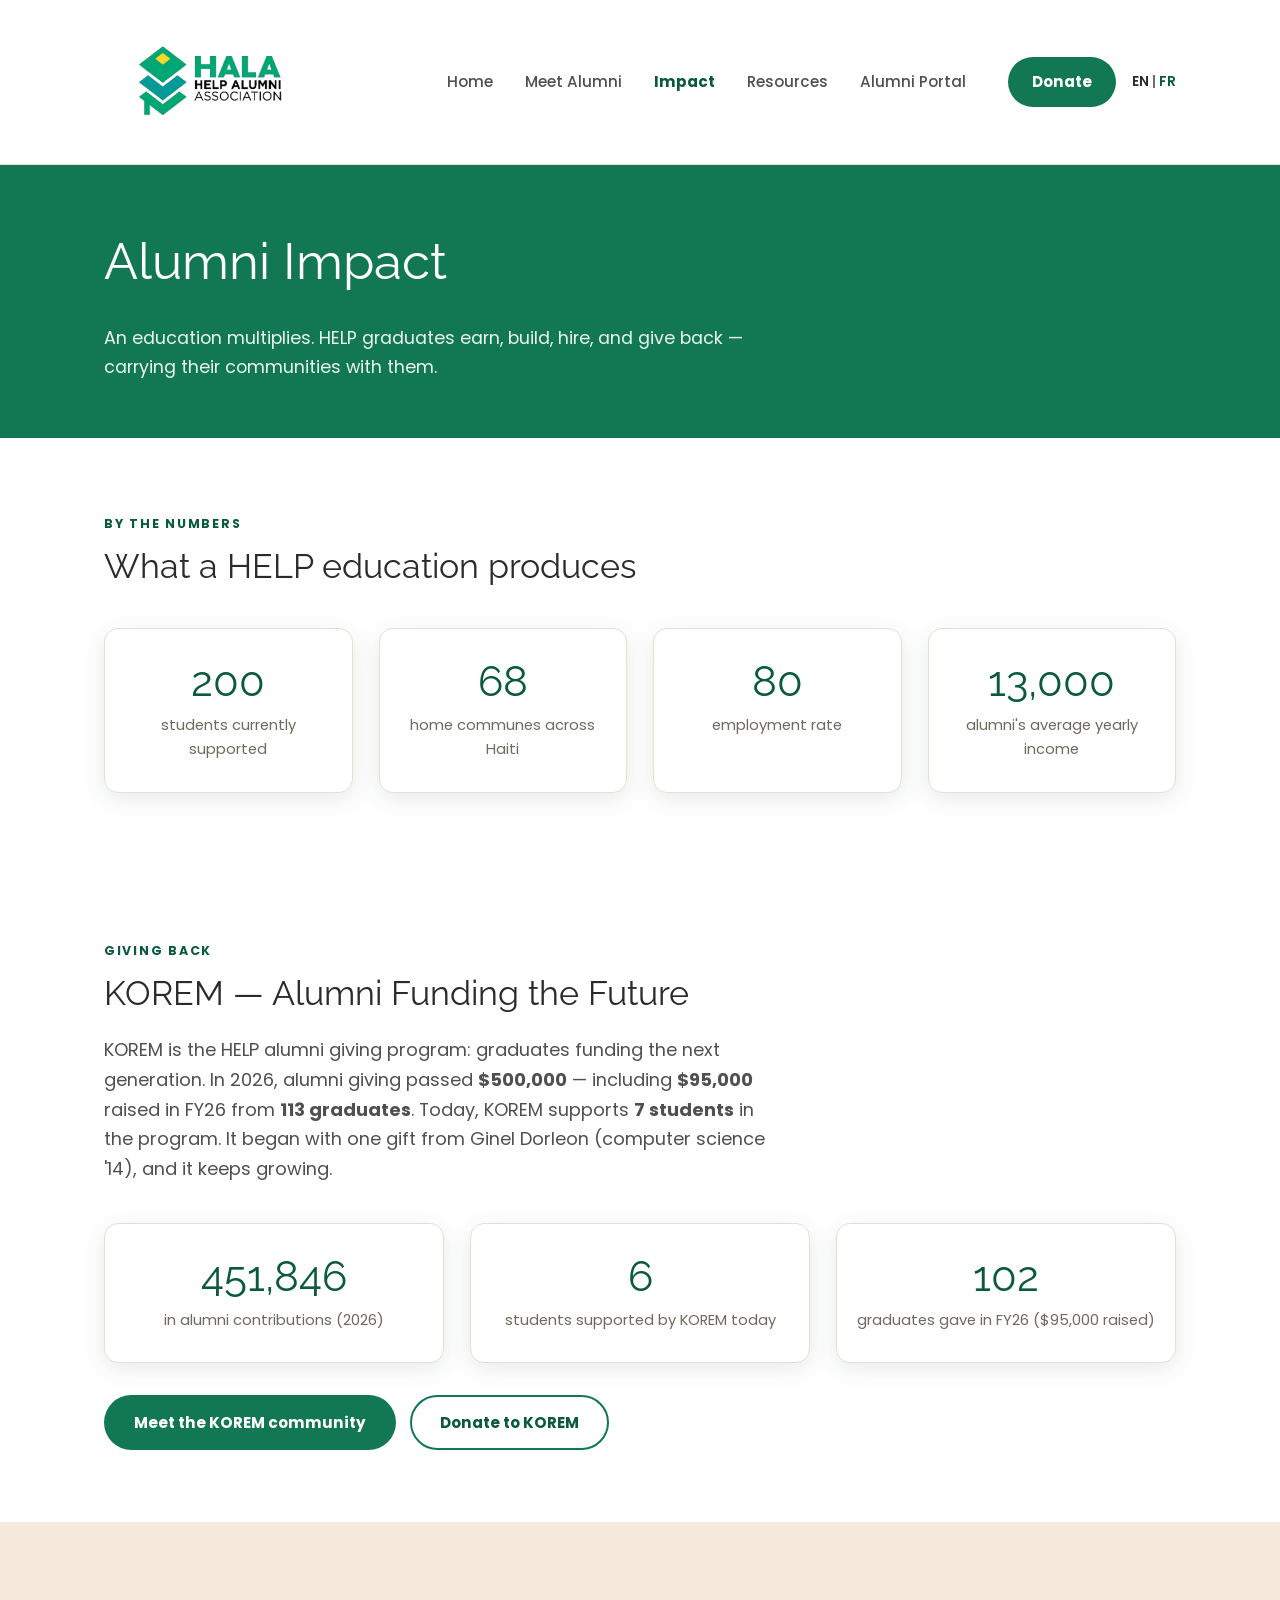
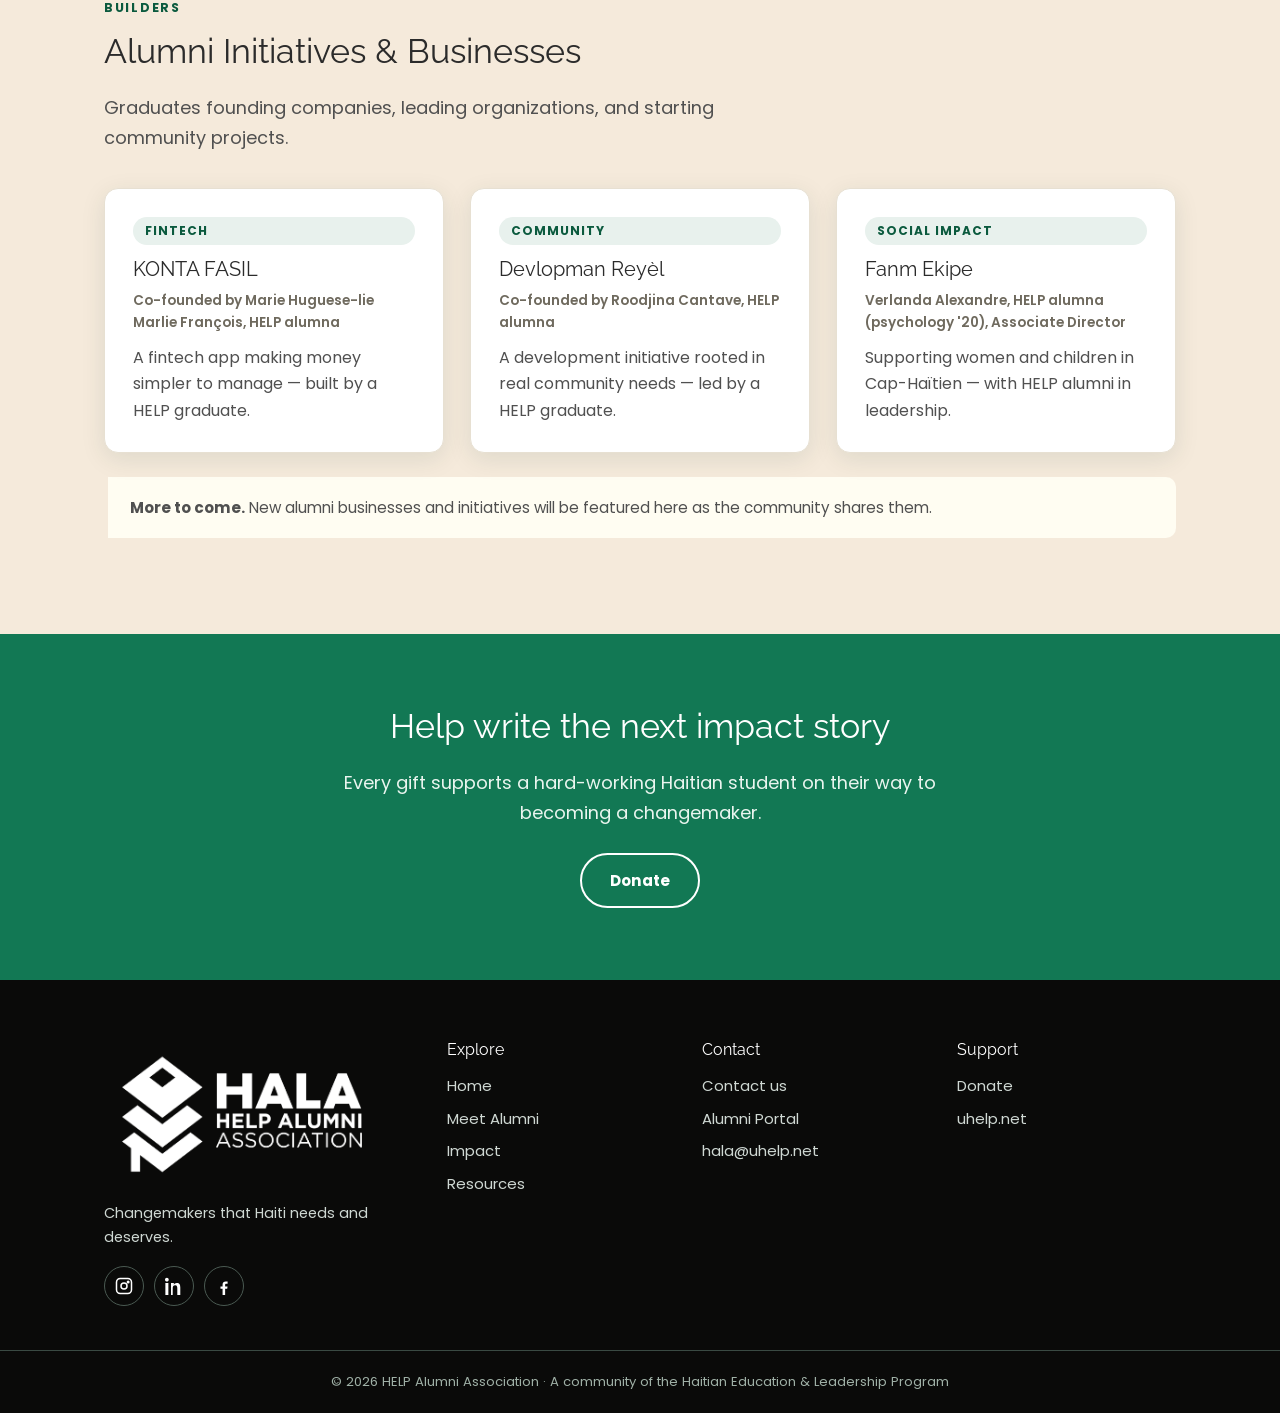
<file: impact.html>
<!DOCTYPE html>
<html lang="en">
<head>
<meta charset="utf-8">
<meta name="viewport" content="width=device-width, initial-scale=1">
<title>Alumni Impact — HELP Alumni Association</title>
<meta name="description" content="How HELP graduates are changing Haiti — scholarships, careers, businesses, and the KOREM giving program.">
<link rel="preconnect" href="https://fonts.googleapis.com">
<link rel="preconnect" href="https://fonts.gstatic.com" crossorigin>
<link href="https://fonts.googleapis.com/css2?family=Poppins:ital,wght@0,400;0,500;0,600;0,700;1,400&family=Raleway:wght@300;400;500;600&display=swap" rel="stylesheet">
<link rel="stylesheet" href="css/style.css?v=13">
</head>
<body>

<header class="site-header">
  <div class="container header-inner">
    <a class="brand" href="index.html" aria-label="HELP Alumni Association — home">
      <img src="images/logo-hala.png" alt="HALA — HELP Alumni Association" class="brand-logo">
    </a>
    <button class="nav-toggle" aria-label="Menu" aria-expanded="false">☰</button>
    <nav class="site-nav" aria-label="Main navigation">
      <a href="index.html">Home</a>
      <a href="our-alumni.html">Meet Alumni</a>
      <a href="impact.html" class="active">Impact</a>
      <a href="resources.html">Resources</a>
      <a href="portal.html">Alumni Portal</a>
    </nav>
    <div class="header-actions">
      <a class="btn btn-donate" href="https://host.nxt.blackbaud.com/adaptive-donor-form/?formId=d67e11a7-5fd4-49da-a413-09b31696ef75&envid=p-_EcEKATdeUGum8SldwZe2A&zone=usa" target="_blank" rel="noopener">Donate</a>
      <span class="lang-toggle"><span class="lang-active">EN</span> | <a href="fr/impact.html">FR</a></span>
    </div>
  </div>
</header>

<main>
  <section class="page-hero">
    <div class="container">
      <h1>Alumni Impact</h1>
      <p>An education multiplies. HELP graduates earn, build, hire, and give back — carrying their communities with them.</p>
    </div>
  </section>

  <section class="section">
    <div class="container">
      <span class="kicker">By the numbers</span>
      <h2>What a HELP education produces</h2>
      <div class="stats-band-4">
        <div class="stat"><div class="num">200</div><div class="lbl">students currently supported</div></div>
        <div class="stat"><div class="num">68</div><div class="lbl">home communes across Haiti</div></div>
        <div class="stat"><div class="num">80&#37;</div><div class="lbl">employment rate</div></div>
        <div class="stat"><div class="num">$13,000</div><div class="lbl">alumni's average yearly income</div></div>
      </div>
    </div>
  </section>

  <section class="section">
    <div class="container">
      <span class="kicker">Giving back</span>
      <h2>KOREM — Alumni Funding the Future</h2>
      <p class="lead">KOREM is the HELP alumni giving program: graduates funding the next generation. In 2026, alumni giving passed <strong>$500,000</strong> — including <strong>$95,000</strong> raised in FY26 from <strong>113 graduates</strong>. Today, KOREM supports <strong>7 students</strong> in the program. It began with one gift from Ginel Dorleon (computer science '14), and it keeps growing.</p>
      <div class="stats-band">
        <div class="stat"><div class="num">$500,000</div><div class="lbl">in alumni contributions (2026)</div></div>
        <div class="stat"><div class="num">7</div><div class="lbl">students supported by KOREM today</div></div>
        <div class="stat"><div class="num">113</div><div class="lbl">graduates gave in FY26 ($95,000 raised)</div></div>
      </div>
      <div class="btn-row" style="margin-top:32px">
        <a class="btn btn-primary" href="our-alumni.html#leadership">Meet the KOREM community</a>
        <a class="btn btn-ghost" href="https://host.nxt.blackbaud.com/adaptive-donor-form/?formId=d67e11a7-5fd4-49da-a413-09b31696ef75&envid=p-_EcEKATdeUGum8SldwZe2A&zone=usa" target="_blank" rel="noopener">Donate to KOREM</a>
      </div>
    </div>
  </section>

  <section class="section section-beige">
    <div class="container">
      <span class="kicker">Builders</span>
      <h2>Alumni Initiatives &amp; Businesses</h2>
      <p class="lead">Graduates founding companies, leading organizations, and starting community projects.</p>
      <div class="grid-3">
        <article class="card">
          <span class="tag">Fintech</span>
          <h3>KONTA FASIL</h3>
          <p class="meta">Co-founded by Marie Huguese-lie Marlie François, HELP alumna</p>
          <p>A fintech app making money simpler to manage — built by a HELP graduate.</p>
        </article>
        <article class="card">
          <span class="tag">Community</span>
          <h3>Devlopman Reyèl</h3>
          <p class="meta">Co-founded by Roodjina Cantave, HELP alumna</p>
          <p>A development initiative rooted in real community needs — led by a HELP graduate.</p>
        </article>
        <article class="card">
          <span class="tag">Social impact</span>
          <h3>Fanm Ekipe</h3>
          <p class="meta">Verlanda Alexandre, HELP alumna (psychology '20), Associate Director</p>
          <p>Supporting women and children in Cap-Haïtien — with HELP alumni in leadership.</p>
        </article>
      </div>
      <div class="note-soon"><strong>More to come.</strong> New alumni businesses and initiatives will be featured here as the community shares them.</div>
    </div>
  </section>

  <section class="section section-palm">
    <div class="container center">
      <h2>Help write the next impact story</h2>
      <p class="lead" style="color:#eaf5ef">Every gift supports a hard-working Haitian student on their way to becoming a changemaker.</p>
      <div class="btn-row">
        <a class="btn btn-outline" href="https://host.nxt.blackbaud.com/adaptive-donor-form/?formId=d67e11a7-5fd4-49da-a413-09b31696ef75&envid=p-_EcEKATdeUGum8SldwZe2A&zone=usa" target="_blank" rel="noopener">Donate</a>
      </div>
    </div>
  </section>
</main>

<footer class="site-footer">
  <div class="container footer-grid">
    <div class="footer-brand">
      <a class="brand" href="index.html" aria-label="HELP Alumni Association — home">
        <img src="images/logo-hala-white.png" alt="HALA — HELP Alumni Association" class="brand-logo">
      </a>
      <p>Changemakers that Haiti needs and deserves.</p>
      <div class="socials">
        <a href="https://www.instagram.com/helpalumni/" target="_blank" rel="noopener" aria-label="Instagram">
          <svg width="18" height="18" viewBox="0 0 24 24" fill="none" stroke="currentColor" stroke-width="2"><rect x="2" y="2" width="20" height="20" rx="5"/><circle cx="12" cy="12" r="4"/><circle cx="17.5" cy="6.5" r="1" fill="currentColor"/></svg>
        </a>
        <a href="https://www.linkedin.com/company/haitian-education-and-leadership-program" target="_blank" rel="noopener" aria-label="LinkedIn">
          <svg width="18" height="18" viewBox="0 0 24 24" fill="currentColor"><path d="M4.98 3.5C4.98 4.88 3.87 6 2.5 6S0 4.88 0 3.5 1.12 1 2.5 1s2.48 1.12 2.48 2.5zM.5 8h4v16h-4V8zm7.5 0h3.8v2.2h.05c.53-1 1.83-2.2 3.77-2.2 4.03 0 4.78 2.65 4.78 6.1V24h-4v-8.5c0-2.03-.04-4.65-2.83-4.65-2.83 0-3.27 2.21-3.27 4.5V24H8V8z"/></svg>
        </a>
        <a href="https://www.facebook.com/helpalumni" target="_blank" rel="noopener" aria-label="Facebook">
          <svg width="18" height="18" viewBox="0 0 24 24" fill="currentColor"><path d="M13.5 24v-8.2h2.8l.4-3.2h-3.2V10.5c0-.9.3-1.6 1.6-1.6h1.7V6c-.3 0-1.3-.1-2.5-.1-2.5 0-4.2 1.5-4.2 4.3v2.4H7.3v3.2h2.8V24h3.4z"/></svg>
        </a>
      </div>
    </div>
    <div>
      <h4>Explore</h4>
      <ul>
        <li><a href="index.html">Home</a></li>
        <li><a href="our-alumni.html">Meet Alumni</a></li>
        <li><a href="impact.html">Impact</a></li>
        <li><a href="resources.html">Resources</a></li>
      </ul>
    </div>
    <div>
      <h4>Contact</h4>
      <ul>
        <li><a href="portal.html">Contact us</a></li>
        <li><a href="portal.html">Alumni Portal</a></li>
        <li><a href="mailto:hala@uhelp.net">hala@uhelp.net</a></li>
      </ul>
    </div>
    <div>
      <h4>Support</h4>
      <ul>
        <li><a href="https://host.nxt.blackbaud.com/adaptive-donor-form/?formId=d67e11a7-5fd4-49da-a413-09b31696ef75&envid=p-_EcEKATdeUGum8SldwZe2A&zone=usa" target="_blank" rel="noopener">Donate</a></li>
        <li><a href="https://www.uhelp.net" target="_blank" rel="noopener">uhelp.net</a></li>
      </ul>
    </div>
  </div>
  <div class="footer-bottom">© 2026 HELP Alumni Association · A community of the Haitian Education &amp; Leadership Program</div>
</footer>

<script>
document.querySelector('.nav-toggle').addEventListener('click', function(){
  var n = document.querySelector('.site-nav');
  this.setAttribute('aria-expanded', n.classList.toggle('open'));
});
</script>
  <script src="js/main.js"></script>
</body>
</html>
</file>
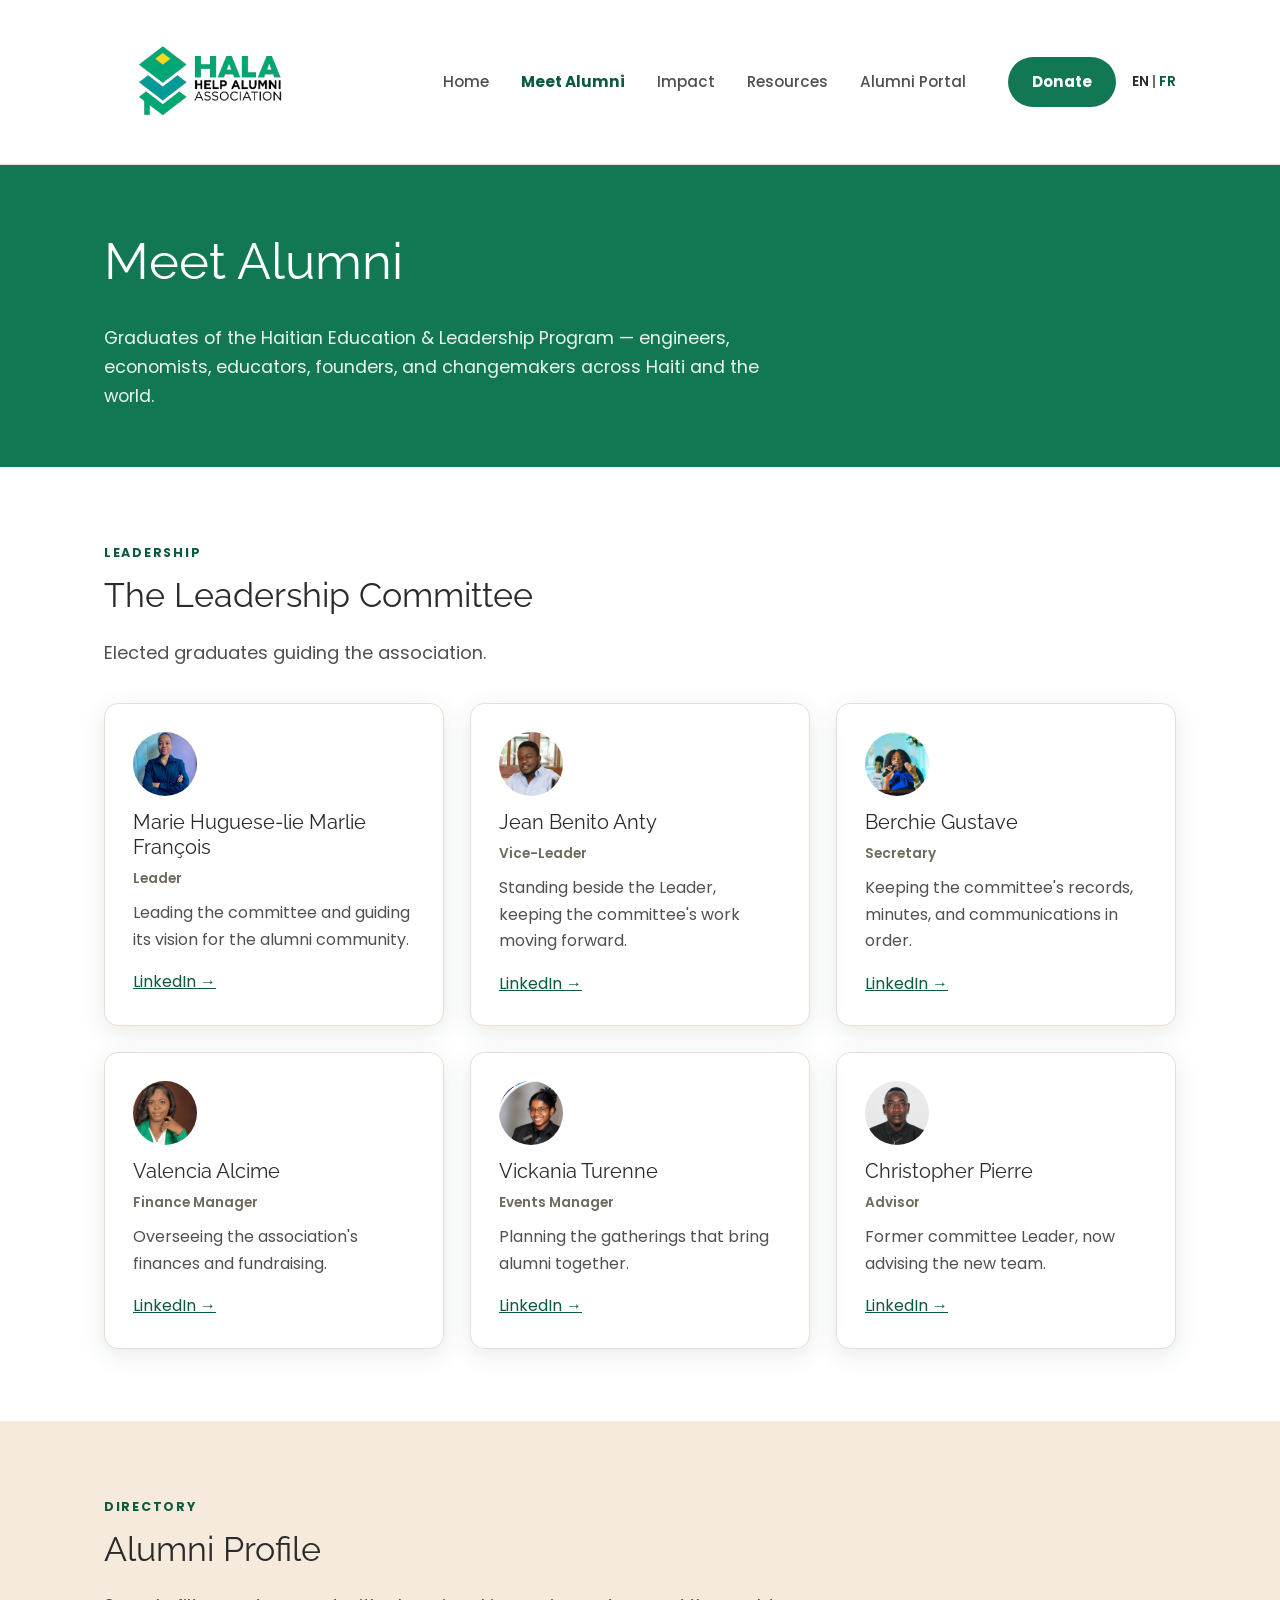
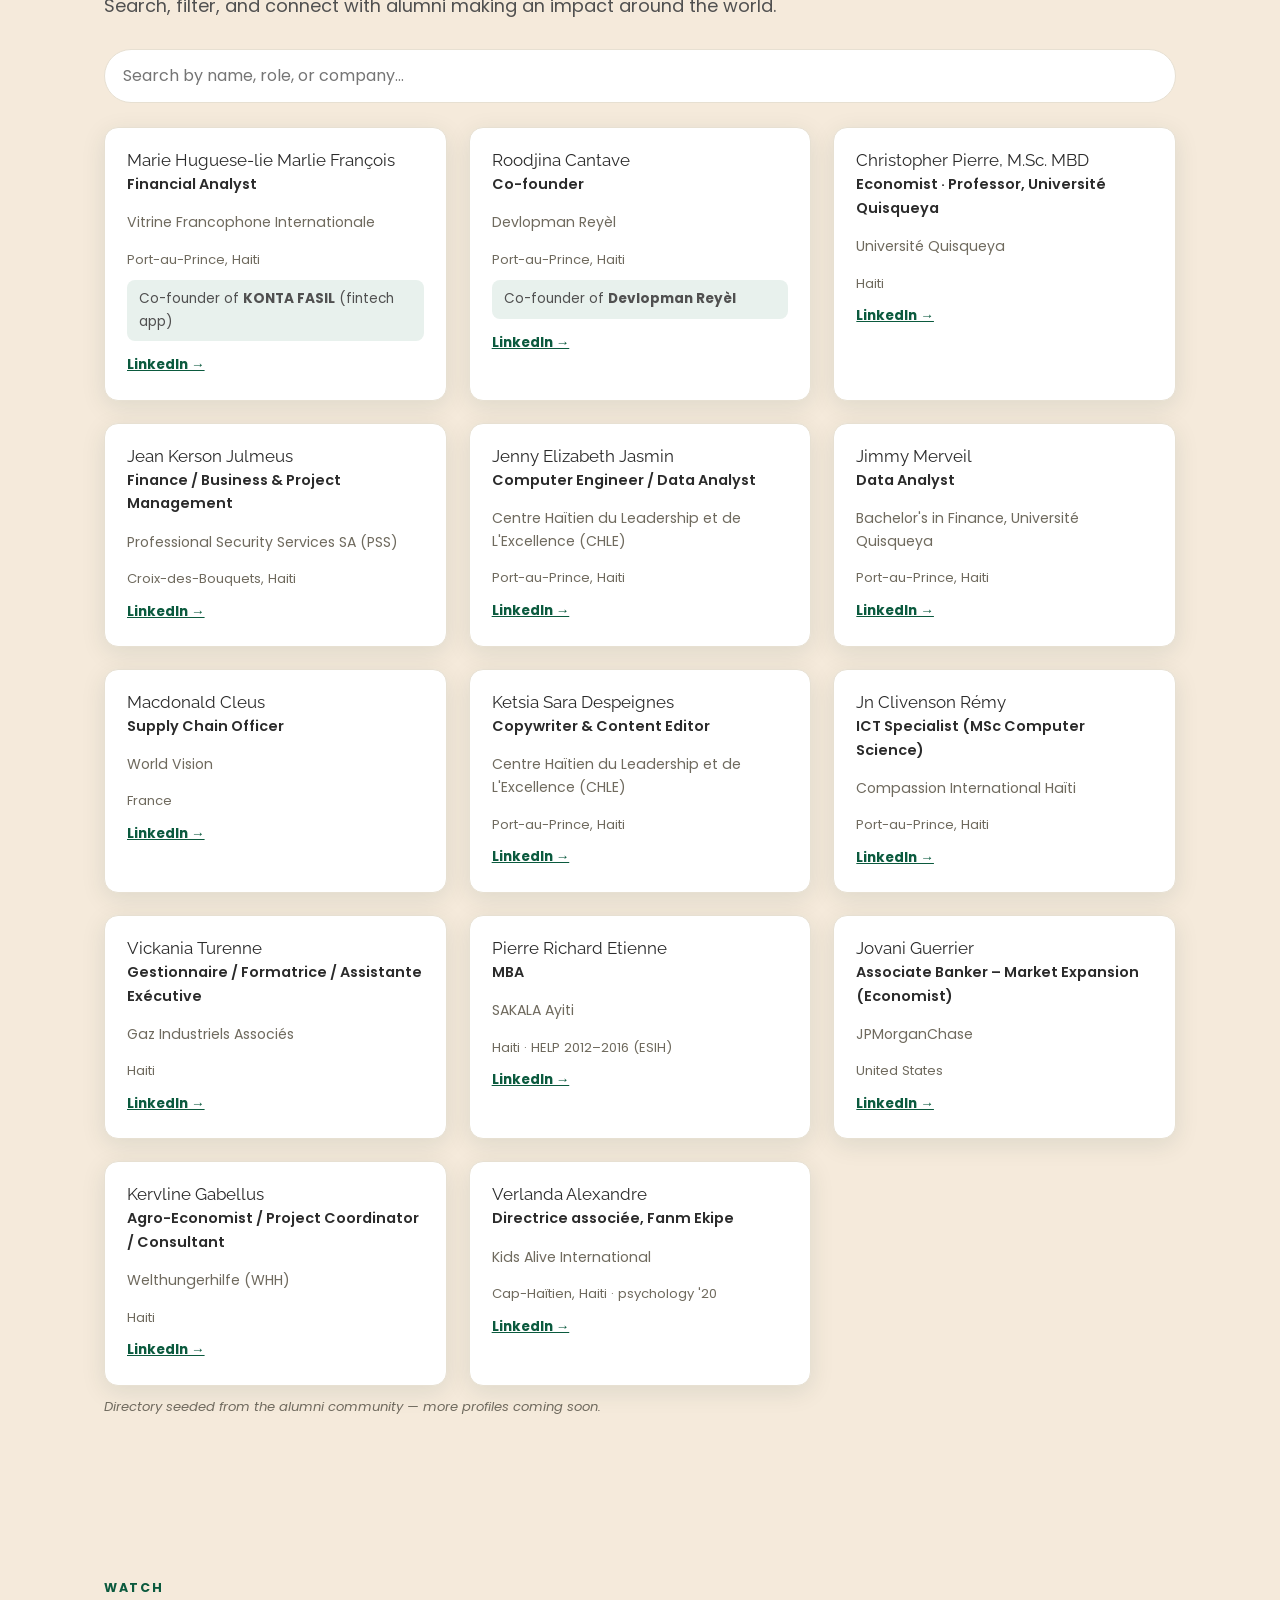
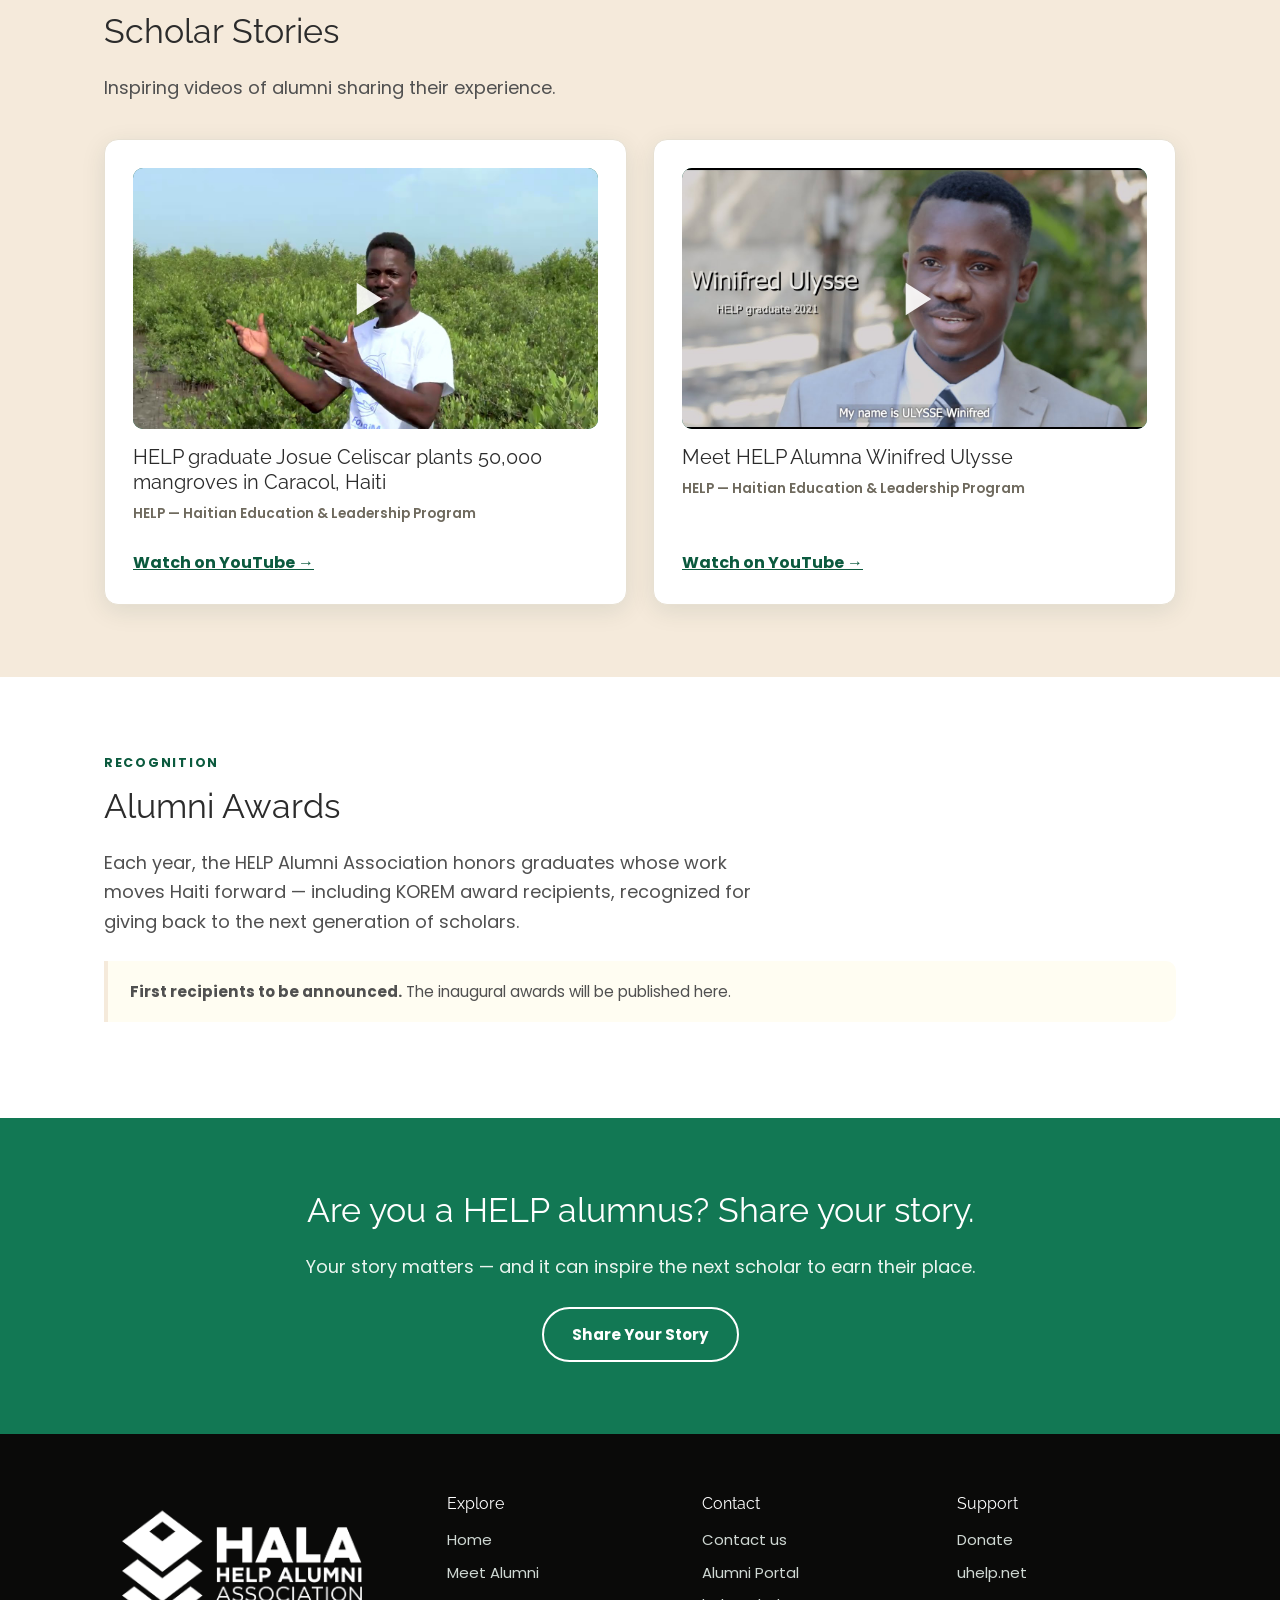
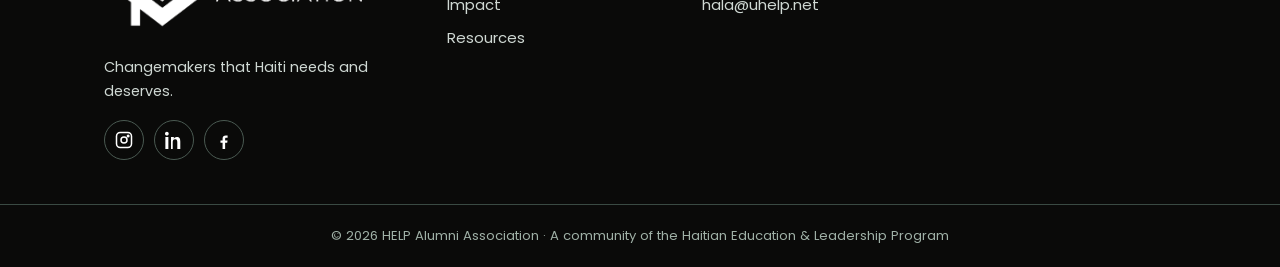
<file: our-alumni.html>
<!DOCTYPE html>
<html lang="en">
<head>
<meta charset="utf-8">
<meta name="viewport" content="width=device-width, initial-scale=1">
<title>Meet Alumni — HELP Alumni Association</title>
<meta name="description" content="Meet the graduates of the Haitian Education & Leadership Program — leaders across Haiti and beyond.">
<link rel="preconnect" href="https://fonts.googleapis.com">
<link rel="preconnect" href="https://fonts.gstatic.com" crossorigin>
<link href="https://fonts.googleapis.com/css2?family=Poppins:ital,wght@0,400;0,500;0,600;0,700;1,400&family=Raleway:wght@300;400;500;600&display=swap" rel="stylesheet">
<link rel="stylesheet" href="css/style.css?v=13">
</head>
<body>

<header class="site-header">
  <div class="container header-inner">
    <a class="brand" href="index.html" aria-label="HELP Alumni Association — home">
      <img src="images/logo-hala.png" alt="HALA — HELP Alumni Association" class="brand-logo">
    </a>
    <button class="nav-toggle" aria-label="Menu" aria-expanded="false">☰</button>
    <nav class="site-nav" aria-label="Main navigation">
      <a href="index.html">Home</a>
      <a href="our-alumni.html" class="active">Meet Alumni</a>
      <a href="impact.html">Impact</a>
      <a href="resources.html">Resources</a>
      <a href="portal.html">Alumni Portal</a>
    </nav>
    <div class="header-actions">
      <a class="btn btn-donate" href="https://host.nxt.blackbaud.com/adaptive-donor-form/?formId=d67e11a7-5fd4-49da-a413-09b31696ef75&envid=p-_EcEKATdeUGum8SldwZe2A&zone=usa" target="_blank" rel="noopener">Donate</a>
      <span class="lang-toggle"><span class="lang-active">EN</span> | <a href="fr/our-alumni.html">FR</a></span>
    </div>
  </div>
</header>

<main>
  <section class="page-hero">
    <div class="container">
      <h1>Meet Alumni</h1>
      <p>Graduates of the Haitian Education &amp; Leadership Program — engineers, economists, educators, founders, and changemakers across Haiti and the world.</p>
    </div>
  </section>

  <section class="section" id="leadership">
    <div class="container">
      <span class="kicker">Leadership</span>
      <h2>The Leadership Committee</h2>
      <p class="lead">Elected graduates guiding the association.</p>
      <div class="grid-3">
          <article class="card"><img class="avatar-photo" src="images/committee-marie-francois.jpg" alt="Marie Huguese-lie Marlie François"><h3>Marie Huguese-lie Marlie François</h3><p class="meta">Leader</p><p>Leading the committee and guiding its vision for the alumni community.</p><a class="li" href="https://www.linkedin.com/in/marie-huguese-lie-marlie-fran%C3%A7ois/" target="_blank" rel="noopener">LinkedIn →</a></article>
          <article class="card"><img class="avatar-photo" src="images/committee-jean-benito-anty.jpg" alt="Jean Benito Anty"><h3>Jean Benito Anty</h3><p class="meta">Vice-Leader</p><p>Standing beside the Leader, keeping the committee's work moving forward.</p><a class="li" href="https://www.linkedin.com/in/jean-benito-anty/" target="_blank" rel="noopener">LinkedIn →</a></article>
          <article class="card"><img class="avatar-photo" src="images/committee-berchie-gustave.jpg" alt="Berchie Gustave"><h3>Berchie Gustave</h3><p class="meta">Secretary</p><p>Keeping the committee's records, minutes, and communications in order.</p><a class="li" href="https://www.linkedin.com/in/berchie-gustave-07b3a01b2/" target="_blank" rel="noopener">LinkedIn →</a></article>
          <article class="card"><img class="avatar-photo" src="images/committee-valencia-alcime.jpg" alt="Valencia Alcime"><h3>Valencia Alcime</h3><p class="meta">Finance Manager</p><p>Overseeing the association's finances and fundraising.</p><a class="li" href="https://www.linkedin.com/in/valencia-alcim%C3%A9-519348199/" target="_blank" rel="noopener">LinkedIn →</a></article>
          <article class="card"><img class="avatar-photo" src="images/committee-vickania-turenne.jpg" alt="Vickania Turenne"><h3>Vickania Turenne</h3><p class="meta">Events Manager</p><p>Planning the gatherings that bring alumni together.</p><a class="li" href="https://www.linkedin.com/in/vickania-turenne/" target="_blank" rel="noopener">LinkedIn →</a></article>
          <article class="card"><img class="avatar-photo" src="images/committee-christopher-pierre.jpg" alt="Christopher Pierre"><h3>Christopher Pierre</h3><p class="meta">Advisor</p><p>Former committee Leader, now advising the new team.</p><a class="li" href="https://www.linkedin.com/in/christopher-pierre-m-sc-mbd-8116b1159/" target="_blank" rel="noopener">LinkedIn →</a></article>
        </div>
    </div>
  </section>

  <section class="section section-beige">
    <div class="container">
      <span class="kicker">Directory</span>
      <h2>Alumni Profile</h2>
      <p class="lead">Search, filter, and connect with alumni making an impact around the world.</p>
      <div class="search-bar">
        <input type="search" id="alumni-search" placeholder="Search by name, role, or company…" aria-label="Search alumni">
      </div>
      <div class="alumni-grid" id="alumni-grid">
        <article class="alumni-card" data-search="marie huguese-lie marlie françois financial analyst vitrine francophone internationale port-au-prince fintech konta fasil"><h3>Marie Huguese-lie Marlie François</h3><p class="role">Financial Analyst</p><p class="co">Vitrine Francophone Internationale</p><p class="loc">Port-au-Prince, Haiti</p><div class="biz">Co-founder of <strong>KONTA FASIL</strong> (fintech app)</div><a class="li" href="https://www.linkedin.com/in/marie-huguese-lie-marlie-fran%C3%A7ois/" target="_blank" rel="noopener">LinkedIn →</a></article>
        <article class="alumni-card" data-search="roodjina cantave co-founder devlopman reyèl port-au-prince education"><h3>Roodjina Cantave</h3><p class="role">Co-founder</p><p class="co">Devlopman Reyèl</p><p class="loc">Port-au-Prince, Haiti</p><div class="biz">Co-founder of <strong>Devlopman Reyèl</strong></div><a class="li" href="https://www.linkedin.com/in/roodjina-cantave-9487b8204/" target="_blank" rel="noopener">LinkedIn →</a></article>
        <article class="alumni-card" data-search="christopher pierre economist professor université quisqueya"><h3>Christopher Pierre, M.Sc. MBD</h3><p class="role">Economist · Professor, Université Quisqueya</p><p class="co">Université Quisqueya</p><p class="loc">Haiti</p><a class="li" href="https://www.linkedin.com/in/christopher-pierre-m-sc-mbd-8116b1159/" target="_blank" rel="noopener">LinkedIn →</a></article>
        <article class="alumni-card" data-search="jean kerson julmeus finance business project management pss croix-des-bouquets"><h3>Jean Kerson Julmeus</h3><p class="role">Finance / Business &amp; Project Management</p><p class="co">Professional Security Services SA (PSS)</p><p class="loc">Croix-des-Bouquets, Haiti</p><a class="li" href="https://www.linkedin.com/in/jean-kerson-julmeus-513b1812b/" target="_blank" rel="noopener">LinkedIn →</a></article>
        <article class="alumni-card" data-search="jenny elizabeth jasmin computer engineer data analyst chle port-au-prince esih"><h3>Jenny Elizabeth Jasmin</h3><p class="role">Computer Engineer / Data Analyst</p><p class="co">Centre Haïtien du Leadership et de L'Excellence (CHLE)</p><p class="loc">Port-au-Prince, Haiti</p><a class="li" href="https://www.linkedin.com/in/jenny-elizabeth-jasmin/" target="_blank" rel="noopener">LinkedIn →</a></article>
        <article class="alumni-card" data-search="jimmy merveil data analyst finance port-au-prince université quisqueya"><h3>Jimmy Merveil</h3><p class="role">Data Analyst</p><p class="co">Bachelor's in Finance, Université Quisqueya</p><p class="loc">Port-au-Prince, Haiti</p><a class="li" href="https://www.linkedin.com/in/jimmy-merveil-b73929297/" target="_blank" rel="noopener">LinkedIn →</a></article>
        <article class="alumni-card" data-search="macdonald cleus supply chain officer world vision france industrial engineer"><h3>Macdonald Cleus</h3><p class="role">Supply Chain Officer</p><p class="co">World Vision</p><p class="loc">France</p><a class="li" href="https://www.linkedin.com/in/macdonald-cleus-b093b61b2/" target="_blank" rel="noopener">LinkedIn →</a></article>
        <article class="alumni-card" data-search="ketsia sara despeignes copywriter content editor chle port-au-prince"><h3>Ketsia Sara Despeignes</h3><p class="role">Copywriter &amp; Content Editor</p><p class="co">Centre Haïtien du Leadership et de L'Excellence (CHLE)</p><p class="loc">Port-au-Prince, Haiti</p><a class="li" href="https://www.linkedin.com/in/ketsia-sara-despeignes-0a50081a7/" target="_blank" rel="noopener">LinkedIn →</a></article>
        <article class="alumni-card" data-search="jn clivenson rémy remy ict specialist computer science compassion international cornell"><h3>Jn Clivenson Rémy</h3><p class="role">ICT Specialist (MSc Computer Science)</p><p class="co">Compassion International Haïti</p><p class="loc">Port-au-Prince, Haiti</p><a class="li" href="https://www.linkedin.com/in/jn-clivenson-r%C3%A9my/" target="_blank" rel="noopener">LinkedIn →</a></article>
        <article class="alumni-card" data-search="vickania turenne gestionnaire formatrice assistante exécutive gaz industriels"><h3>Vickania Turenne</h3><p class="role">Gestionnaire / Formatrice / Assistante Exécutive</p><p class="co">Gaz Industriels Associés</p><p class="loc">Haiti</p><a class="li" href="https://www.linkedin.com/in/vickania-turenne/" target="_blank" rel="noopener">LinkedIn →</a></article>
        <article class="alumni-card" data-search="pierre richard etienne mba sakala ayiti esih 2012 2016"><h3>Pierre Richard Etienne</h3><p class="role">MBA</p><p class="co">SAKALA Ayiti</p><p class="loc">Haiti · HELP 2012–2016 (ESIH)</p><a class="li" href="https://www.linkedin.com/in/pierre-richard-etienne-63219164/" target="_blank" rel="noopener">LinkedIn →</a></article>
        <article class="alumni-card" data-search="jovani guerrier associate banker market expansion economist jpmorganchase united states yearup"><h3>Jovani Guerrier</h3><p class="role">Associate Banker – Market Expansion (Economist)</p><p class="co">JPMorganChase</p><p class="loc">United States</p><a class="li" href="https://www.linkedin.com/in/jovani-guerrier/" target="_blank" rel="noopener">LinkedIn →</a></article>
        <article class="alumni-card" data-search="kervline gabellus agro-economist project coordinator consultant welthungerhilfe whh"><h3>Kervline Gabellus</h3><p class="role">Agro-Economist / Project Coordinator / Consultant</p><p class="co">Welthungerhilfe (WHH)</p><p class="loc">Haiti</p><a class="li" href="https://www.linkedin.com/in/kervline-gabellus-8a119b145/" target="_blank" rel="noopener">LinkedIn →</a></article>
        <article class="alumni-card" data-search="verlanda alexandre psychology fanm ekipe kids alive international cap-haïtien"><h3>Verlanda Alexandre</h3><p class="role">Directrice associée, Fanm Ekipe</p><p class="co">Kids Alive International</p><p class="loc">Cap-Haïtien, Haiti · psychology '20</p><a class="li" href="https://www.linkedin.com/in/verlanda-alexandre-940460213/" target="_blank" rel="noopener">LinkedIn →</a></article>
      </div>
      <p class="no-results" id="no-results">No alumni match your search — try a different name, role, or company.</p>
      <p class="map-caption">Directory seeded from the alumni community — more profiles coming soon.</p>
    </div>
  </section>

  <section class="section section-beige">
    <div class="container">
      <span class="kicker">Watch</span>
      <h2>Scholar Stories</h2>
      <p class="lead">Inspiring videos of alumni sharing their experience.</p>
      <div class="grid-2">
        <article class="card video-card">
          <a class="video-thumb" href="https://www.youtube.com/watch?v=AFO7jxGDdek" target="_blank" rel="noopener" aria-label="Watch on YouTube">
            <img src="images/video-thumb-AFO7jxGDdek.jpg" alt="Josue Celiscar in the mangroves he planted" loading="lazy">
            <svg viewBox="0 0 24 24" fill="currentColor"><path d="M8 5v14l11-7z"/></svg>
          </a>
          <h3>HELP graduate Josue Celiscar plants 50,000 mangroves in Caracol, Haiti</h3>
          <p class="meta">HELP — Haitian Education &amp; Leadership Program</p>
          <a class="card-link" href="https://www.youtube.com/watch?v=AFO7jxGDdek" target="_blank" rel="noopener">Watch on YouTube →</a>
        </article>
        <article class="card video-card">
          <a class="video-thumb" href="https://www.youtube.com/watch?v=2RWZBQyx3CA" target="_blank" rel="noopener" aria-label="Watch on YouTube">
            <img src="images/video-thumb-2RWZBQyx3CA.jpg" alt="Winifred Ulysse" loading="lazy">
            <svg viewBox="0 0 24 24" fill="currentColor"><path d="M8 5v14l11-7z"/></svg>
          </a>
          <h3>Meet HELP Alumna Winifred Ulysse</h3>
          <p class="meta">HELP — Haitian Education &amp; Leadership Program</p>
          <a class="card-link" href="https://www.youtube.com/watch?v=2RWZBQyx3CA" target="_blank" rel="noopener">Watch on YouTube →</a>
        </article>
      </div>
    </div>
  </section>

  <section class="section">
    <div class="container">
      <span class="kicker">Recognition</span>
      <h2>Alumni Awards</h2>
      <p class="lead">Each year, the HELP Alumni Association honors graduates whose work moves Haiti forward — including KOREM award recipients, recognized for giving back to the next generation of scholars.</p>
      <div class="note-soon"><strong>First recipients to be announced.</strong> The inaugural awards will be published here.</div>
    </div>
  </section>

  <section class="section section-palm">
    <div class="container center">
      <h2>Are you a HELP alumnus? Share your story.</h2>
      <p class="lead" style="color:#eaf5ef">Your story matters — and it can inspire the next scholar to earn their place.</p>
      <div class="btn-row">
        <a class="btn btn-outline" href="mailto:hala@uhelp.net?subject=My%20Alumni%20Story">Share Your Story</a>
      </div>
    </div>
  </section>
</main>

<footer class="site-footer">
  <div class="container footer-grid">
    <div class="footer-brand">
      <a class="brand" href="index.html" aria-label="HELP Alumni Association — home">
        <img src="images/logo-hala-white.png" alt="HALA — HELP Alumni Association" class="brand-logo">
      </a>
      <p>Changemakers that Haiti needs and deserves.</p>
      <div class="socials">
        <a href="https://www.instagram.com/helpalumni/" target="_blank" rel="noopener" aria-label="Instagram">
          <svg width="18" height="18" viewBox="0 0 24 24" fill="none" stroke="currentColor" stroke-width="2"><rect x="2" y="2" width="20" height="20" rx="5"/><circle cx="12" cy="12" r="4"/><circle cx="17.5" cy="6.5" r="1" fill="currentColor"/></svg>
        </a>
        <a href="https://www.linkedin.com/company/haitian-education-and-leadership-program" target="_blank" rel="noopener" aria-label="LinkedIn">
          <svg width="18" height="18" viewBox="0 0 24 24" fill="currentColor"><path d="M4.98 3.5C4.98 4.88 3.87 6 2.5 6S0 4.88 0 3.5 1.12 1 2.5 1s2.48 1.12 2.48 2.5zM.5 8h4v16h-4V8zm7.5 0h3.8v2.2h.05c.53-1 1.83-2.2 3.77-2.2 4.03 0 4.78 2.65 4.78 6.1V24h-4v-8.5c0-2.03-.04-4.65-2.83-4.65-2.83 0-3.27 2.21-3.27 4.5V24H8V8z"/></svg>
        </a>
        <a href="https://www.facebook.com/helpalumni" target="_blank" rel="noopener" aria-label="Facebook">
          <svg width="18" height="18" viewBox="0 0 24 24" fill="currentColor"><path d="M13.5 24v-8.2h2.8l.4-3.2h-3.2V10.5c0-.9.3-1.6 1.6-1.6h1.7V6c-.3 0-1.3-.1-2.5-.1-2.5 0-4.2 1.5-4.2 4.3v2.4H7.3v3.2h2.8V24h3.4z"/></svg>
        </a>
      </div>
    </div>
    <div>
      <h4>Explore</h4>
      <ul>
        <li><a href="index.html">Home</a></li>
        <li><a href="our-alumni.html">Meet Alumni</a></li>
        <li><a href="impact.html">Impact</a></li>
        <li><a href="resources.html">Resources</a></li>
      </ul>
    </div>
    <div>
      <h4>Contact</h4>
      <ul>
        <li><a href="portal.html">Contact us</a></li>
        <li><a href="portal.html">Alumni Portal</a></li>
        <li><a href="mailto:hala@uhelp.net">hala@uhelp.net</a></li>
      </ul>
    </div>
    <div>
      <h4>Support</h4>
      <ul>
        <li><a href="https://host.nxt.blackbaud.com/adaptive-donor-form/?formId=d67e11a7-5fd4-49da-a413-09b31696ef75&envid=p-_EcEKATdeUGum8SldwZe2A&zone=usa" target="_blank" rel="noopener">Donate</a></li>
        <li><a href="https://www.uhelp.net" target="_blank" rel="noopener">uhelp.net</a></li>
      </ul>
    </div>
  </div>
  <div class="footer-bottom">© 2026 HELP Alumni Association · A community of the Haitian Education &amp; Leadership Program</div>
</footer>

<script>
document.querySelector('.nav-toggle').addEventListener('click', function(){
  var n = document.querySelector('.site-nav');
  this.setAttribute('aria-expanded', n.classList.toggle('open'));
});
document.getElementById('alumni-search').addEventListener('input', function(){
  var q = this.value.trim().toLowerCase();
  var cards = document.querySelectorAll('.alumni-card');
  var shown = 0;
  cards.forEach(function(c){
    var hit = !q || c.getAttribute('data-search').toLowerCase().indexOf(q) !== -1;
    c.style.display = hit ? '' : 'none';
    if (hit) shown++;
  });
  document.getElementById('no-results').style.display = shown ? 'none' : 'block';
});
</script>
  <script src="js/main.js"></script>
</body>
</html>
</file>
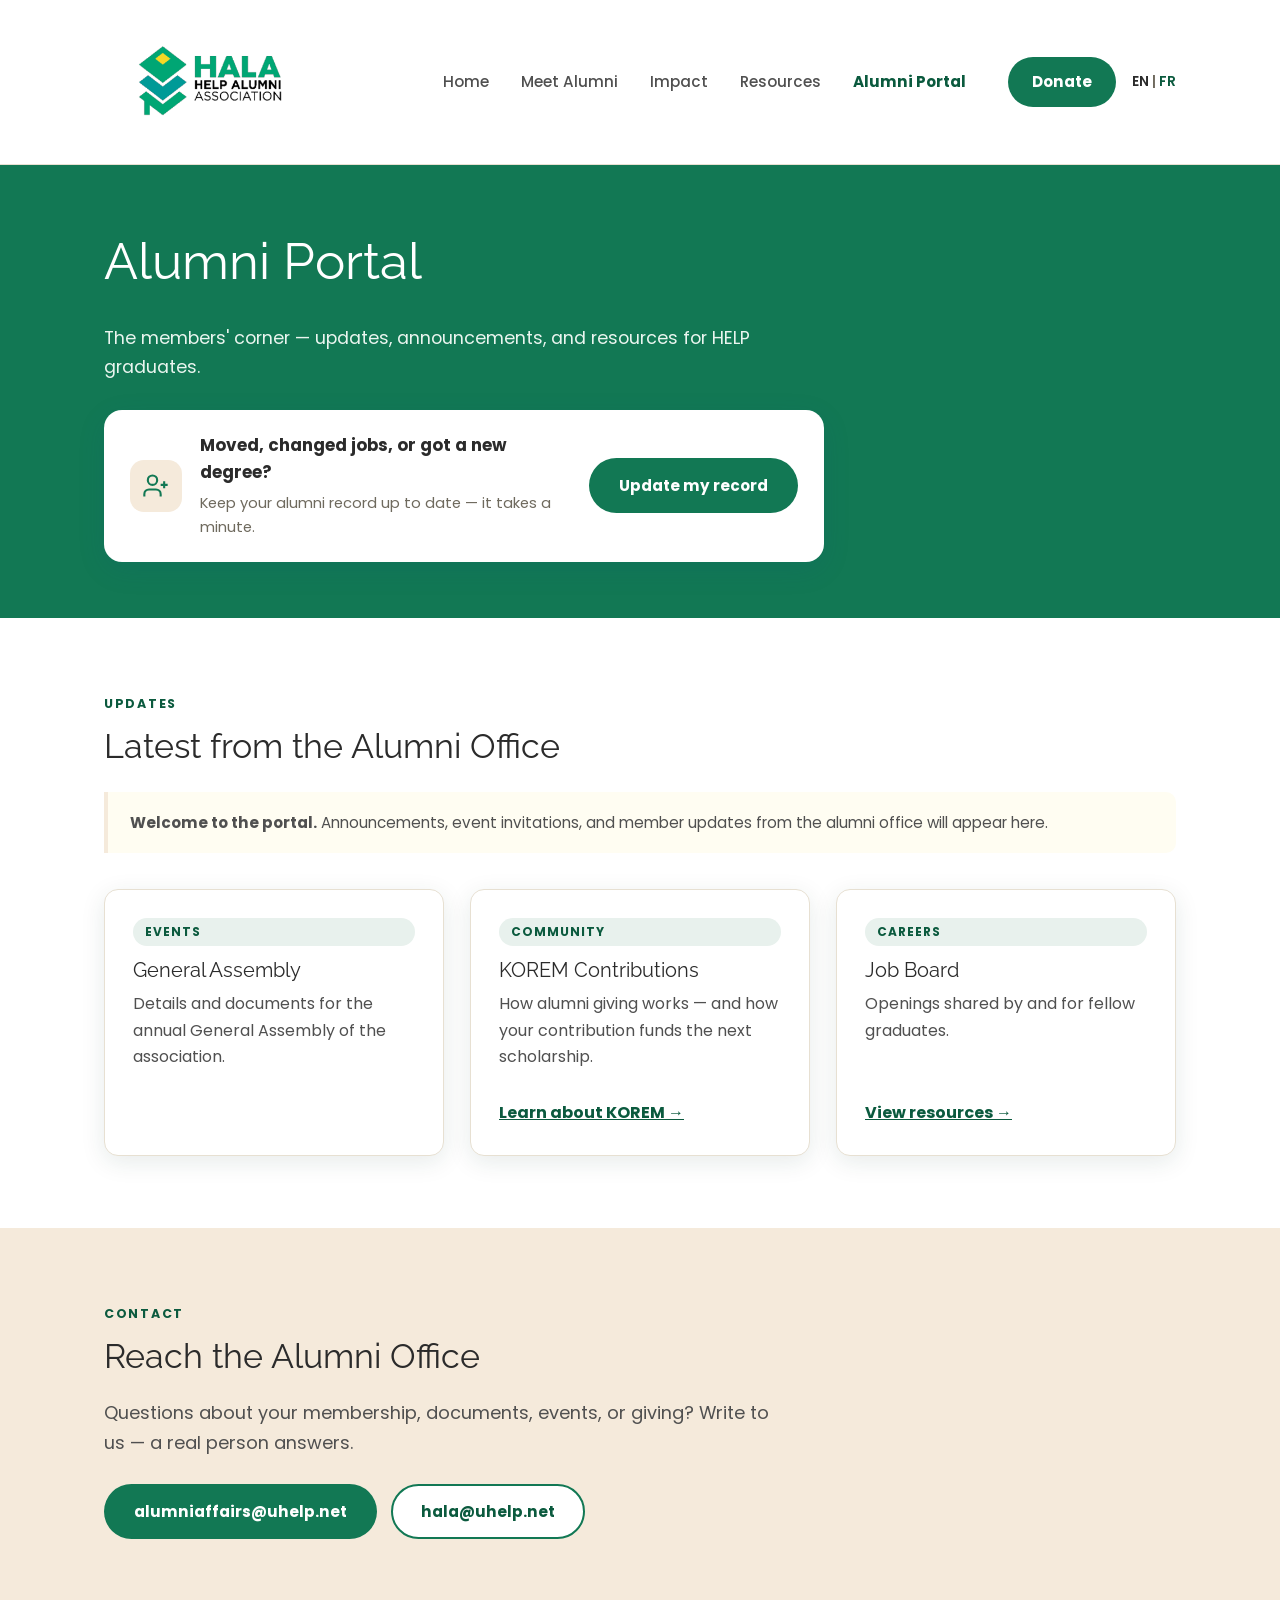
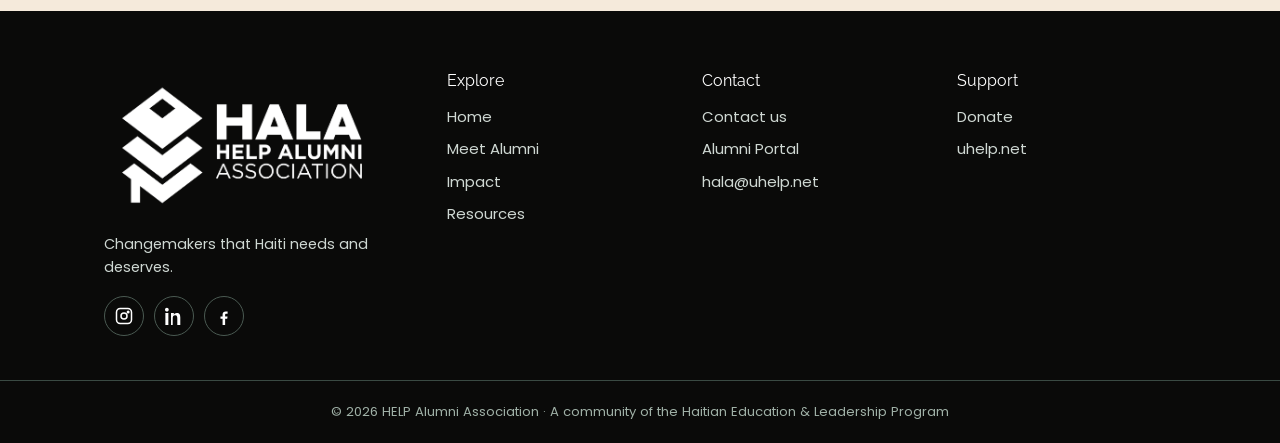
<file: portal.html>
<!DOCTYPE html>
<html lang="en">
<head>
<meta charset="utf-8">
<meta name="viewport" content="width=device-width, initial-scale=1">
<title>Alumni Portal — HELP Alumni Association</title>
<meta name="description" content="The members' corner for HELP alumni — updates, announcements, and resources.">
<link rel="preconnect" href="https://fonts.googleapis.com">
<link rel="preconnect" href="https://fonts.gstatic.com" crossorigin>
<link href="https://fonts.googleapis.com/css2?family=Poppins:ital,wght@0,400;0,500;0,600;0,700;1,400&family=Raleway:wght@300;400;500;600&display=swap" rel="stylesheet">
<link rel="stylesheet" href="css/style.css?v=13">
</head>
<body>

<header class="site-header">
  <div class="container header-inner">
    <a class="brand" href="index.html" aria-label="HELP Alumni Association — home">
      <img src="images/logo-hala.png" alt="HALA — HELP Alumni Association" class="brand-logo">
    </a>
    <button class="nav-toggle" aria-label="Menu" aria-expanded="false">☰</button>
    <nav class="site-nav" aria-label="Main navigation">
      <a href="index.html">Home</a>
      <a href="our-alumni.html">Meet Alumni</a>
      <a href="impact.html">Impact</a>
      <a href="resources.html">Resources</a>
      <a href="portal.html" class="active">Alumni Portal</a>
    </nav>
    <div class="header-actions">
      <a class="btn btn-donate" href="https://host.nxt.blackbaud.com/adaptive-donor-form/?formId=d67e11a7-5fd4-49da-a413-09b31696ef75&envid=p-_EcEKATdeUGum8SldwZe2A&zone=usa" target="_blank" rel="noopener">Donate</a>
      <span class="lang-toggle"><span class="lang-active">EN</span> | <a href="fr/portal.html">FR</a></span>
    </div>
  </div>
</header>

<main>
  <section class="page-hero">
    <div class="container">
      <h1>Alumni Portal</h1>
      <p>The members' corner — updates, announcements, and resources for HELP graduates.</p>
      <div class="update-banner">
        <div class="update-banner-icon"><svg viewBox="0 0 24 24" fill="none" stroke="currentColor" stroke-width="1.8"><path d="M16 21v-2a4 4 0 0 0-4-4H6a4 4 0 0 0-4 4v2"/><circle cx="9" cy="7" r="4"/><path d="M19 8v6M22 11h-6"/></svg></div>
        <div class="update-banner-text">
          <strong>Moved, changed jobs, or got a new degree?</strong>
          <span>Keep your alumni record up to date — it takes a minute.</span>
        </div>
        <a class="btn btn-primary" href="mailto:alumniaffairs@uhelp.net?subject=Update%20my%20alumni%20record">Update my record</a>
      </div>
    </div>
  </section>

  <section class="section">
    <div class="container">
      <span class="kicker">Updates</span>
      <h2>Latest from the Alumni Office</h2>
      <div class="note-soon"><strong>Welcome to the portal.</strong> Announcements, event invitations, and member updates from the alumni office will appear here.</div>
      <div class="grid-3">
        <article class="card">
          <span class="tag">Events</span>
          <h3>General Assembly</h3>
          <p>Details and documents for the annual General Assembly of the association.</p>
        </article>
        <article class="card">
          <span class="tag">Community</span>
          <h3>KOREM Contributions</h3>
          <p>How alumni giving works — and how your contribution funds the next scholarship.</p>
          <a class="card-link" href="impact.html">Learn about KOREM →</a>
        </article>
        <article class="card">
          <span class="tag">Careers</span>
          <h3>Job Board</h3>
          <p>Openings shared by and for fellow graduates.</p>
          <a class="card-link" href="resources.html">View resources →</a>
        </article>
      </div>
    </div>
  </section>

  <section class="section section-beige">
    <div class="container">
      <span class="kicker">Contact</span>
      <h2>Reach the Alumni Office</h2>
      <p class="lead">Questions about your membership, documents, events, or giving? Write to us — a real person answers.</p>
      <div class="btn-row">
        <a class="btn btn-primary" href="mailto:alumniaffairs@uhelp.net">alumniaffairs@uhelp.net</a>
        <a class="btn btn-ghost" href="mailto:hala@uhelp.net">hala@uhelp.net</a>
      </div>

    </div>
  </section>
</main>

<footer class="site-footer">
  <div class="container footer-grid">
    <div class="footer-brand">
      <a class="brand" href="index.html" aria-label="HELP Alumni Association — home">
        <img src="images/logo-hala-white.png" alt="HALA — HELP Alumni Association" class="brand-logo">
      </a>
      <p>Changemakers that Haiti needs and deserves.</p>
      <div class="socials">
        <a href="https://www.instagram.com/helpalumni/" target="_blank" rel="noopener" aria-label="Instagram">
          <svg width="18" height="18" viewBox="0 0 24 24" fill="none" stroke="currentColor" stroke-width="2"><rect x="2" y="2" width="20" height="20" rx="5"/><circle cx="12" cy="12" r="4"/><circle cx="17.5" cy="6.5" r="1" fill="currentColor"/></svg>
        </a>
        <a href="https://www.linkedin.com/company/haitian-education-and-leadership-program" target="_blank" rel="noopener" aria-label="LinkedIn">
          <svg width="18" height="18" viewBox="0 0 24 24" fill="currentColor"><path d="M4.98 3.5C4.98 4.88 3.87 6 2.5 6S0 4.88 0 3.5 1.12 1 2.5 1s2.48 1.12 2.48 2.5zM.5 8h4v16h-4V8zm7.5 0h3.8v2.2h.05c.53-1 1.83-2.2 3.77-2.2 4.03 0 4.78 2.65 4.78 6.1V24h-4v-8.5c0-2.03-.04-4.65-2.83-4.65-2.83 0-3.27 2.21-3.27 4.5V24H8V8z"/></svg>
        </a>
        <a href="https://www.facebook.com/helpalumni" target="_blank" rel="noopener" aria-label="Facebook">
          <svg width="18" height="18" viewBox="0 0 24 24" fill="currentColor"><path d="M13.5 24v-8.2h2.8l.4-3.2h-3.2V10.5c0-.9.3-1.6 1.6-1.6h1.7V6c-.3 0-1.3-.1-2.5-.1-2.5 0-4.2 1.5-4.2 4.3v2.4H7.3v3.2h2.8V24h3.4z"/></svg>
        </a>
      </div>
    </div>
    <div>
      <h4>Explore</h4>
      <ul>
        <li><a href="index.html">Home</a></li>
        <li><a href="our-alumni.html">Meet Alumni</a></li>
        <li><a href="impact.html">Impact</a></li>
        <li><a href="resources.html">Resources</a></li>
      </ul>
    </div>
    <div>
      <h4>Contact</h4>
      <ul>
        <li><a href="portal.html">Contact us</a></li>
        <li><a href="portal.html">Alumni Portal</a></li>
        <li><a href="mailto:hala@uhelp.net">hala@uhelp.net</a></li>
      </ul>
    </div>
    <div>
      <h4>Support</h4>
      <ul>
        <li><a href="https://host.nxt.blackbaud.com/adaptive-donor-form/?formId=d67e11a7-5fd4-49da-a413-09b31696ef75&envid=p-_EcEKATdeUGum8SldwZe2A&zone=usa" target="_blank" rel="noopener">Donate</a></li>
        <li><a href="https://www.uhelp.net" target="_blank" rel="noopener">uhelp.net</a></li>
      </ul>
    </div>
  </div>
  <div class="footer-bottom">© 2026 HELP Alumni Association · A community of the Haitian Education &amp; Leadership Program</div>
</footer>

<script>
document.querySelector('.nav-toggle').addEventListener('click', function(){
  var n = document.querySelector('.site-nav');
  this.setAttribute('aria-expanded', n.classList.toggle('open'));
});
</script>
  <script src="js/main.js"></script>
</body>
</html>
</file>
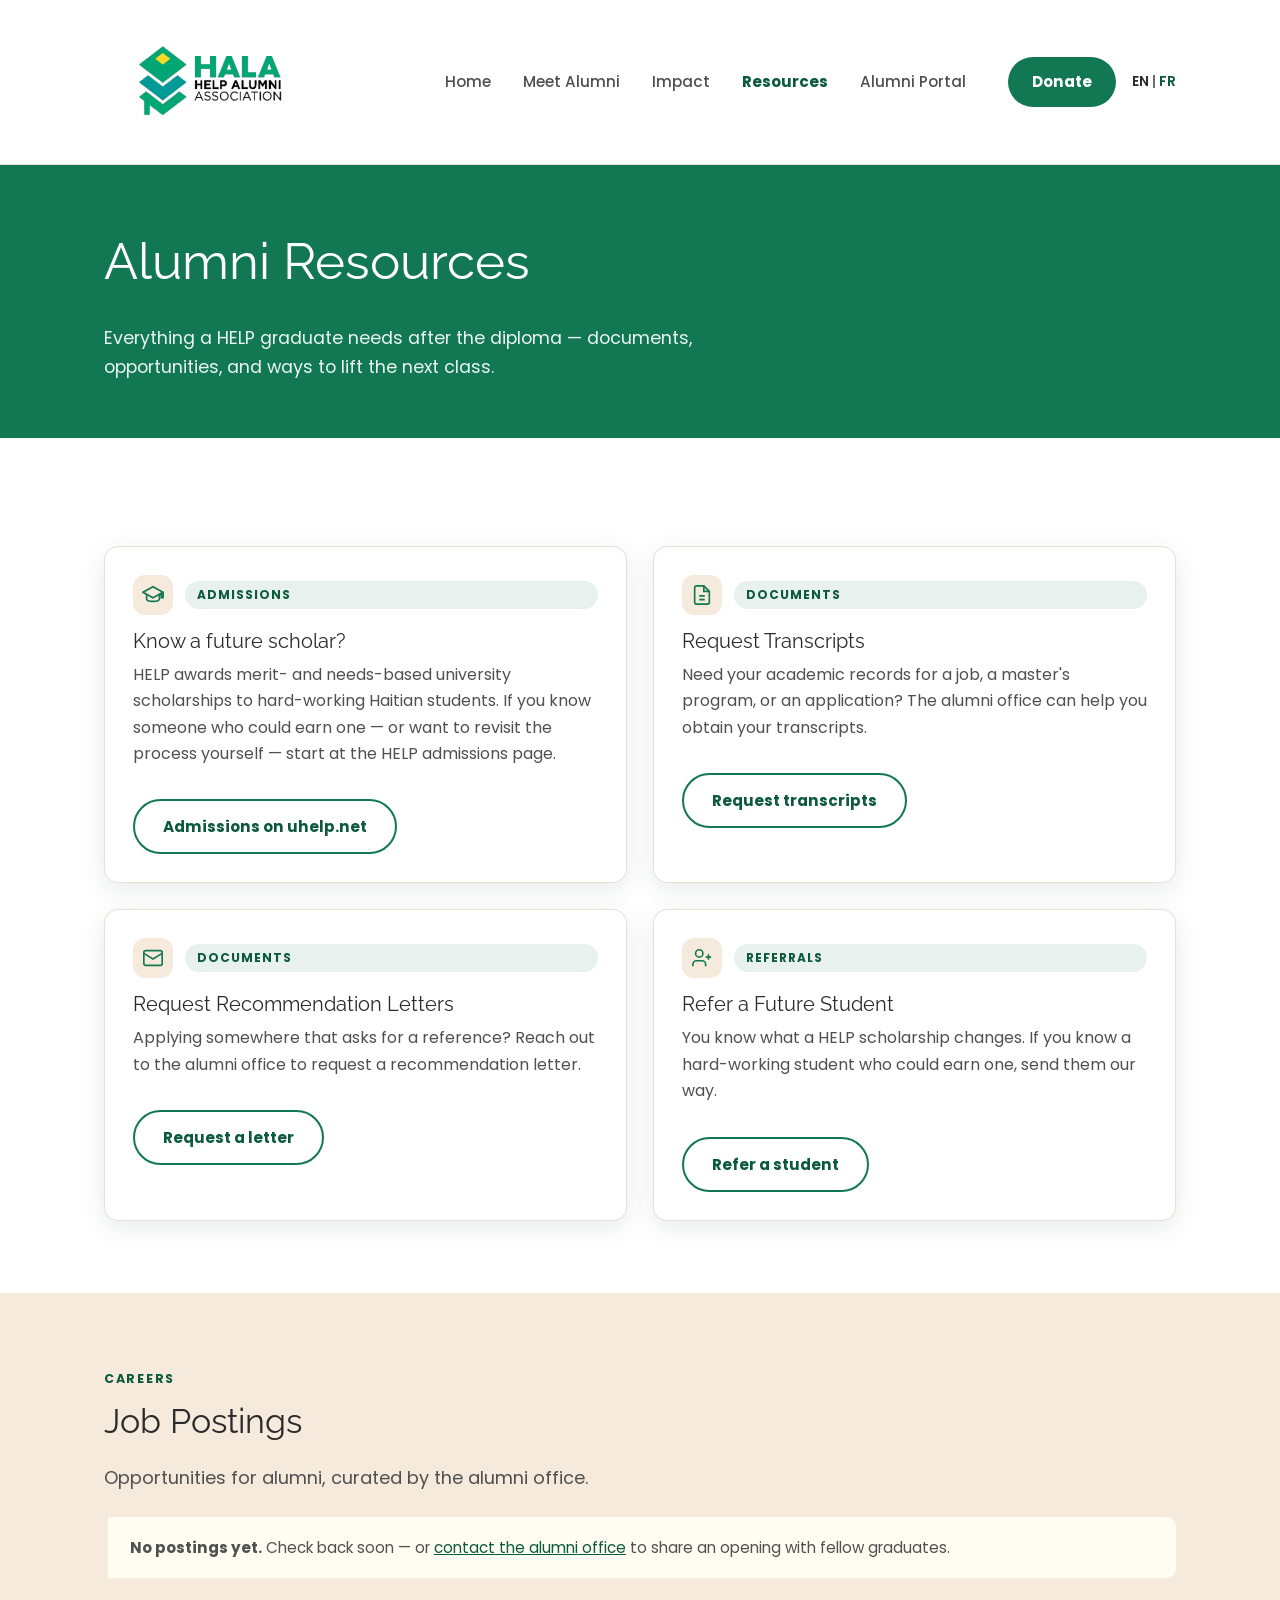
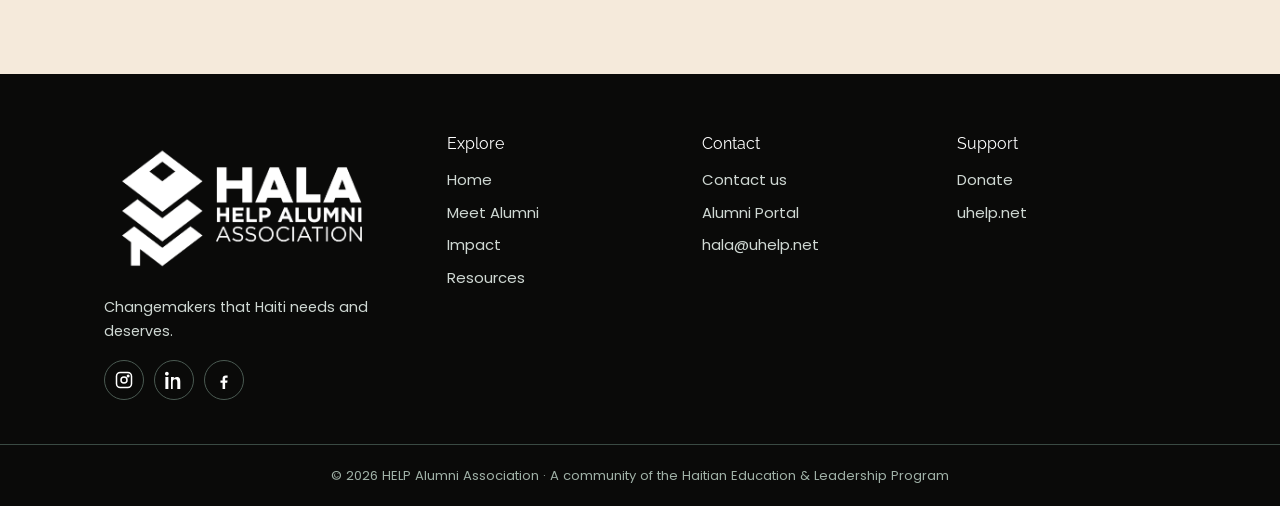
<file: resources.html>
<!DOCTYPE html>
<html lang="en">
<head>
<meta charset="utf-8">
<meta name="viewport" content="width=device-width, initial-scale=1">
<title>Alumni Resources — HELP Alumni Association</title>
<meta name="description" content="Resources for HELP graduates: admissions, transcripts, recommendation letters, job postings, and student referrals.">
<link rel="preconnect" href="https://fonts.googleapis.com">
<link rel="preconnect" href="https://fonts.gstatic.com" crossorigin>
<link href="https://fonts.googleapis.com/css2?family=Poppins:ital,wght@0,400;0,500;0,600;0,700;1,400&family=Raleway:wght@300;400;500;600&display=swap" rel="stylesheet">
<link rel="stylesheet" href="css/style.css?v=13">
</head>
<body>

<header class="site-header">
  <div class="container header-inner">
    <a class="brand" href="index.html" aria-label="HELP Alumni Association — home">
      <img src="images/logo-hala.png" alt="HALA — HELP Alumni Association" class="brand-logo">
    </a>
    <button class="nav-toggle" aria-label="Menu" aria-expanded="false">☰</button>
    <nav class="site-nav" aria-label="Main navigation">
      <a href="index.html">Home</a>
      <a href="our-alumni.html">Meet Alumni</a>
      <a href="impact.html">Impact</a>
      <a href="resources.html" class="active">Resources</a>
      <a href="portal.html">Alumni Portal</a>
    </nav>
    <div class="header-actions">
      <a class="btn btn-donate" href="https://host.nxt.blackbaud.com/adaptive-donor-form/?formId=d67e11a7-5fd4-49da-a413-09b31696ef75&envid=p-_EcEKATdeUGum8SldwZe2A&zone=usa" target="_blank" rel="noopener">Donate</a>
      <span class="lang-toggle"><span class="lang-active">EN</span> | <a href="fr/resources.html">FR</a></span>
    </div>
  </div>
</header>

<main>
  <section class="page-hero">
    <div class="container">
      <h1>Alumni Resources</h1>
      <p>Everything a HELP graduate needs after the diploma — documents, opportunities, and ways to lift the next class.</p>
    </div>
  </section>

  <section class="section">
    <div class="container">
      <div class="grid-2">
        <article class="card">
          <div class="card-top"><div class="card-icon"><svg viewBox="0 0 24 24" fill="none" stroke="currentColor" stroke-width="1.8"><path d="M12 3L1 9l11 6 9-4.9V15h2V9L12 3z"/><path d="M5 11.5V16c0 1.7 3.1 3 7 3s7-1.3 7-3v-4.5"/><path d="M23 9v5"/></svg></div><span class="tag">Admissions</span></div>
          <h3>Know a future scholar?</h3>
          <p>HELP awards merit- and needs-based university scholarships to hard-working Haitian students. If you know someone who could earn one — or want to revisit the process yourself — start at the HELP admissions page.</p>
          <a class="btn btn-ghost" style="margin-top:16px;align-self:flex-start" href="https://www.uhelp.net" target="_blank" rel="noopener">Admissions on uhelp.net</a>
        </article>
        <article class="card">
          <div class="card-top"><div class="card-icon"><svg viewBox="0 0 24 24" fill="none" stroke="currentColor" stroke-width="1.8"><path d="M14 2H6a2 2 0 0 0-2 2v16a2 2 0 0 0 2 2h12a2 2 0 0 0 2-2V8l-6-6z"/><path d="M14 2v6h6"/><path d="M9 13h6M9 17h6"/></svg></div><span class="tag">Documents</span></div>
          <h3>Request Transcripts</h3>
          <p>Need your academic records for a job, a master's program, or an application? The alumni office can help you obtain your transcripts.</p>
          <a class="btn btn-ghost" style="margin-top:16px;align-self:flex-start" href="mailto:hala@uhelp.net?subject=Transcript%20Request">Request transcripts</a>
        </article>
        <article class="card">
          <div class="card-top"><div class="card-icon"><svg viewBox="0 0 24 24" fill="none" stroke="currentColor" stroke-width="1.8"><rect x="2" y="4" width="20" height="16" rx="2"/><path d="M2 7l10 6L22 7"/></svg></div><span class="tag">Documents</span></div>
          <h3>Request Recommendation Letters</h3>
          <p>Applying somewhere that asks for a reference? Reach out to the alumni office to request a recommendation letter.</p>
          <a class="btn btn-ghost" style="margin-top:16px;align-self:flex-start" href="mailto:hala@uhelp.net?subject=Recommendation%20Letter%20Request">Request a letter</a>
        </article>
        <article class="card">
          <div class="card-top"><div class="card-icon"><svg viewBox="0 0 24 24" fill="none" stroke="currentColor" stroke-width="1.8"><path d="M16 21v-2a4 4 0 0 0-4-4H6a4 4 0 0 0-4 4v2"/><circle cx="9" cy="7" r="4"/><path d="M19 8v6M22 11h-6"/></svg></div><span class="tag">Referrals</span></div>
          <h3>Refer a Future Student</h3>
          <p>You know what a HELP scholarship changes. If you know a hard-working student who could earn one, send them our way.</p>
          <a class="btn btn-ghost" style="margin-top:16px;align-self:flex-start" href="mailto:hala@uhelp.net?subject=Student%20Referral">Refer a student</a>
        </article>
      </div>
    </div>
  </section>

  <section class="section section-beige">
    <div class="container">
      <span class="kicker">Careers</span>
      <h2>Job Postings</h2>
      <p class="lead">Opportunities for alumni, curated by the alumni office.</p>
      <div class="note-soon"><strong>No postings yet.</strong> Check back soon — or <a href="mailto:hala@uhelp.net?subject=Job%20Posting">contact the alumni office</a> to share an opening with fellow graduates.</div>
    </div>
  </section>
</main>

<footer class="site-footer">
  <div class="container footer-grid">
    <div class="footer-brand">
      <a class="brand" href="index.html" aria-label="HELP Alumni Association — home">
        <img src="images/logo-hala-white.png" alt="HALA — HELP Alumni Association" class="brand-logo">
      </a>
      <p>Changemakers that Haiti needs and deserves.</p>
      <div class="socials">
        <a href="https://www.instagram.com/helpalumni/" target="_blank" rel="noopener" aria-label="Instagram">
          <svg width="18" height="18" viewBox="0 0 24 24" fill="none" stroke="currentColor" stroke-width="2"><rect x="2" y="2" width="20" height="20" rx="5"/><circle cx="12" cy="12" r="4"/><circle cx="17.5" cy="6.5" r="1" fill="currentColor"/></svg>
        </a>
        <a href="https://www.linkedin.com/company/haitian-education-and-leadership-program" target="_blank" rel="noopener" aria-label="LinkedIn">
          <svg width="18" height="18" viewBox="0 0 24 24" fill="currentColor"><path d="M4.98 3.5C4.98 4.88 3.87 6 2.5 6S0 4.88 0 3.5 1.12 1 2.5 1s2.48 1.12 2.48 2.5zM.5 8h4v16h-4V8zm7.5 0h3.8v2.2h.05c.53-1 1.83-2.2 3.77-2.2 4.03 0 4.78 2.65 4.78 6.1V24h-4v-8.5c0-2.03-.04-4.65-2.83-4.65-2.83 0-3.27 2.21-3.27 4.5V24H8V8z"/></svg>
        </a>
        <a href="https://www.facebook.com/helpalumni" target="_blank" rel="noopener" aria-label="Facebook">
          <svg width="18" height="18" viewBox="0 0 24 24" fill="currentColor"><path d="M13.5 24v-8.2h2.8l.4-3.2h-3.2V10.5c0-.9.3-1.6 1.6-1.6h1.7V6c-.3 0-1.3-.1-2.5-.1-2.5 0-4.2 1.5-4.2 4.3v2.4H7.3v3.2h2.8V24h3.4z"/></svg>
        </a>
      </div>
    </div>
    <div>
      <h4>Explore</h4>
      <ul>
        <li><a href="index.html">Home</a></li>
        <li><a href="our-alumni.html">Meet Alumni</a></li>
        <li><a href="impact.html">Impact</a></li>
        <li><a href="resources.html">Resources</a></li>
      </ul>
    </div>
    <div>
      <h4>Contact</h4>
      <ul>
        <li><a href="portal.html">Contact us</a></li>
        <li><a href="portal.html">Alumni Portal</a></li>
        <li><a href="mailto:hala@uhelp.net">hala@uhelp.net</a></li>
      </ul>
    </div>
    <div>
      <h4>Support</h4>
      <ul>
        <li><a href="https://host.nxt.blackbaud.com/adaptive-donor-form/?formId=d67e11a7-5fd4-49da-a413-09b31696ef75&envid=p-_EcEKATdeUGum8SldwZe2A&zone=usa" target="_blank" rel="noopener">Donate</a></li>
        <li><a href="https://www.uhelp.net" target="_blank" rel="noopener">uhelp.net</a></li>
      </ul>
    </div>
  </div>
  <div class="footer-bottom">© 2026 HELP Alumni Association · A community of the Haitian Education &amp; Leadership Program</div>
</footer>

<script>
document.querySelector('.nav-toggle').addEventListener('click', function(){
  var n = document.querySelector('.site-nav');
  this.setAttribute('aria-expanded', n.classList.toggle('open'));
});
</script>
  <script src="js/main.js"></script>
</body>
</html>
</file>
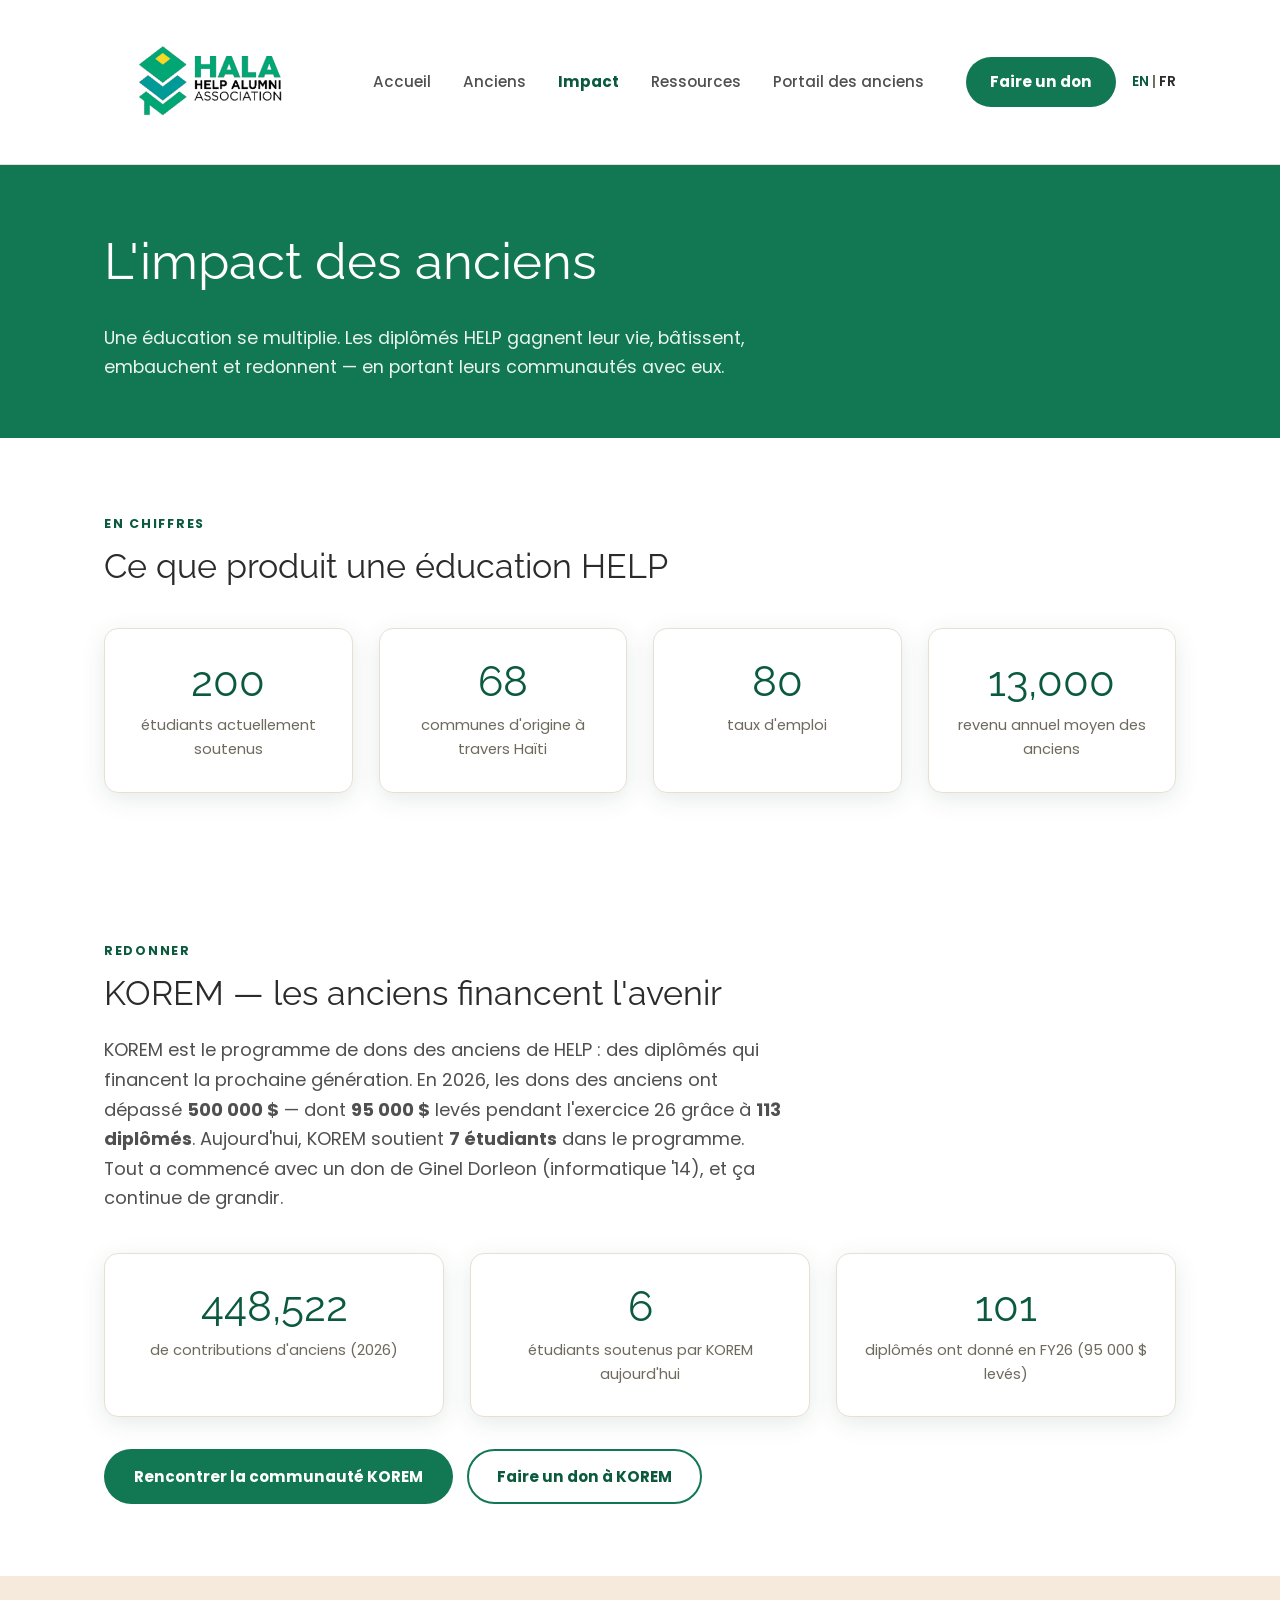
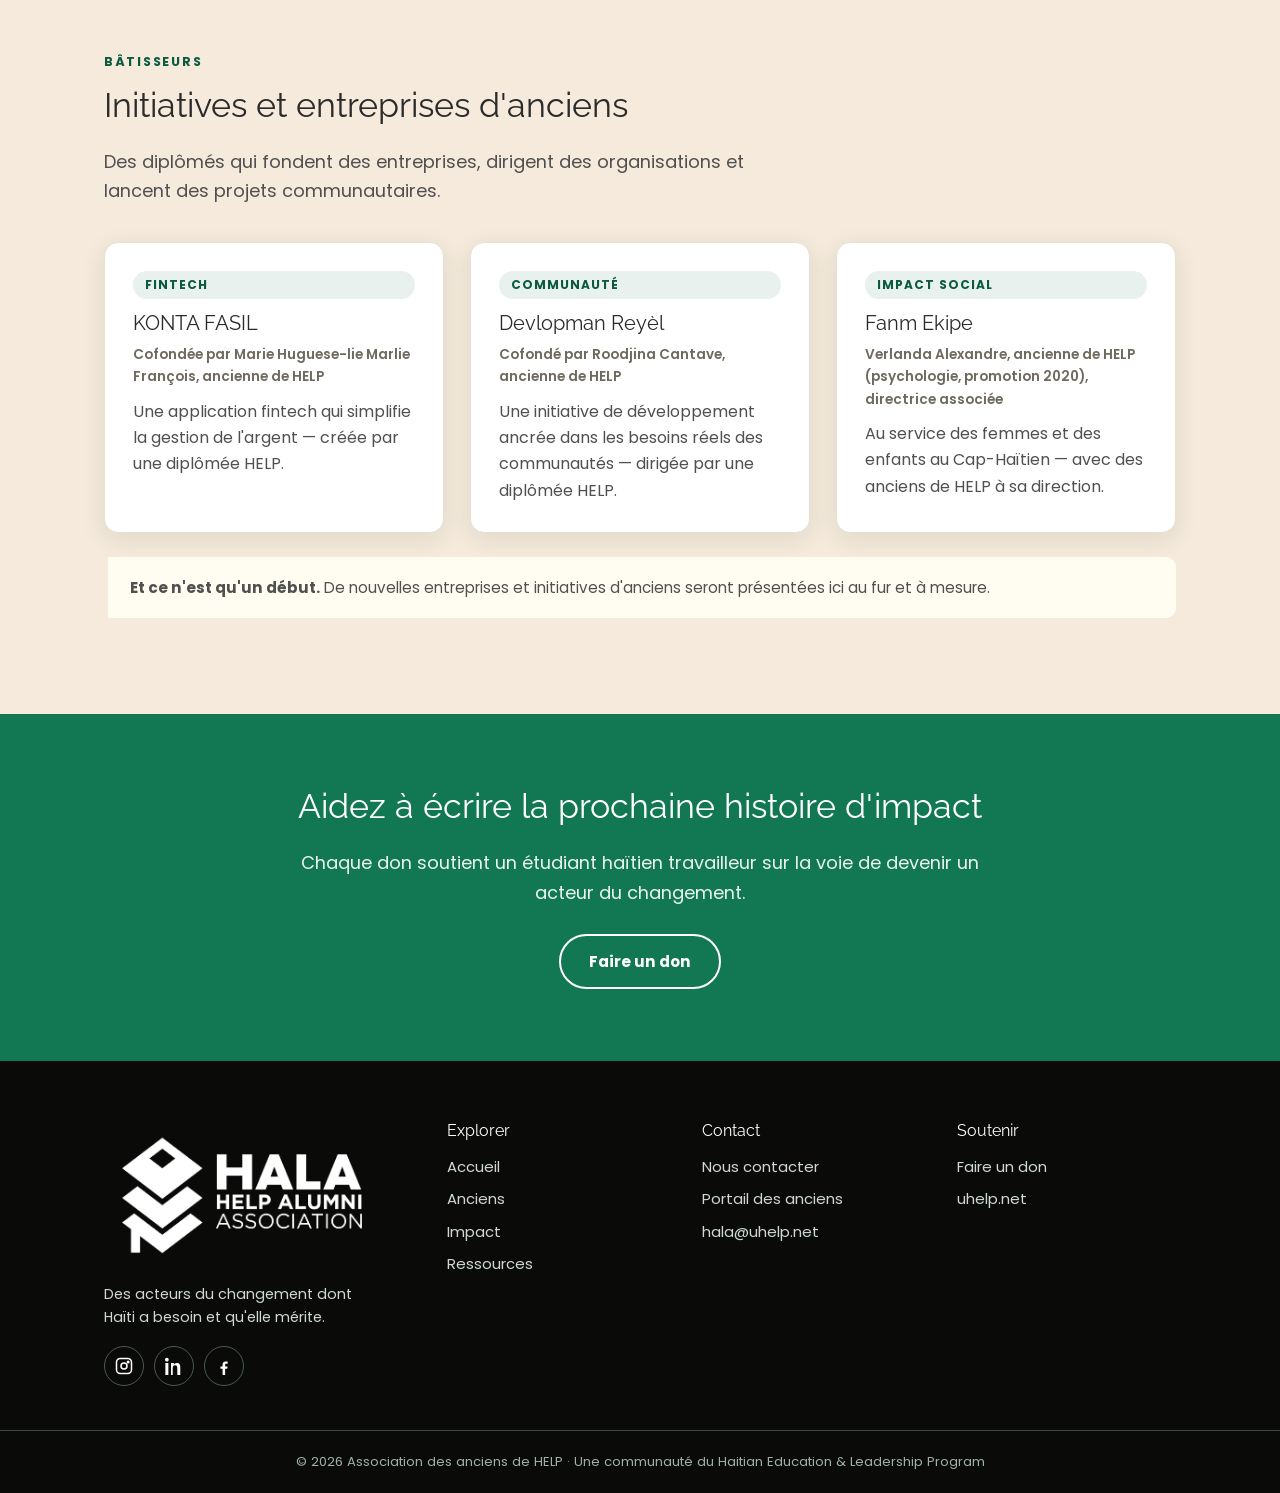
<file: fr/impact.html>
<!DOCTYPE html>
<html lang="fr">
<head>
<meta charset="utf-8">
<meta name="viewport" content="width=device-width, initial-scale=1">
<title>Impact des anciens — Association des anciens de HELP</title>
<meta name="description" content="Comment les diplômés HELP changent Haïti — bourses, carrières, entreprises et le programme de dons KOREM.">
<link rel="preconnect" href="https://fonts.googleapis.com">
<link rel="preconnect" href="https://fonts.gstatic.com" crossorigin>
<link href="https://fonts.googleapis.com/css2?family=Poppins:ital,wght@0,400;0,500;0,600;0,700;1,400&family=Raleway:wght@300;400;500;600&display=swap" rel="stylesheet">
<link rel="stylesheet" href="../css/style.css?v=13">
</head>
<body>

<header class="site-header">
  <div class="container header-inner">
    <a class="brand" href="index.html" aria-label="Association des anciens de HELP — accueil">
      <img src="../images/logo-hala.png" alt="HALA — HELP Alumni Association" class="brand-logo">
    </a>
    <button class="nav-toggle" aria-label="Menu" aria-expanded="false">☰</button>
    <nav class="site-nav" aria-label="Navigation principale">
      <a href="index.html">Accueil</a>
      <a href="our-alumni.html">Anciens</a>
      <a href="impact.html" class="active">Impact</a>
      <a href="resources.html">Ressources</a>
      <a href="portal.html">Portail des anciens</a>
    </nav>
    <div class="header-actions">
      <a class="btn btn-donate" href="https://host.nxt.blackbaud.com/adaptive-donor-form/?formId=d67e11a7-5fd4-49da-a413-09b31696ef75&envid=p-_EcEKATdeUGum8SldwZe2A&zone=usa" target="_blank" rel="noopener">Faire un don</a>
      <span class="lang-toggle"><a href="../impact.html">EN</a> | <span class="lang-active">FR</span></span>
    </div>
  </div>
</header>

<main>
  <section class="page-hero">
    <div class="container">
      <h1>L'impact des anciens</h1>
      <p>Une éducation se multiplie. Les diplômés HELP gagnent leur vie, bâtissent, embauchent et redonnent — en portant leurs communautés avec eux.</p>
    </div>
  </section>

  <section class="section">
    <div class="container">
      <span class="kicker">En chiffres</span>
      <h2>Ce que produit une éducation HELP</h2>
      <div class="stats-band-4">
        <div class="stat"><div class="num">200</div><div class="lbl">étudiants actuellement soutenus</div></div>
        <div class="stat"><div class="num">68</div><div class="lbl">communes d'origine à travers Haïti</div></div>
        <div class="stat"><div class="num">80&#37;</div><div class="lbl">taux d'emploi</div></div>
        <div class="stat"><div class="num">13&nbsp;000&nbsp;$</div><div class="lbl">revenu annuel moyen des anciens</div></div>
      </div>
    </div>
  </section>

  <section class="section">
    <div class="container">
      <span class="kicker">Redonner</span>
      <h2>KOREM — les anciens financent l'avenir</h2>
      <p class="lead">KOREM est le programme de dons des anciens de HELP : des diplômés qui financent la prochaine génération. En 2026, les dons des anciens ont dépassé <strong>500&nbsp;000&nbsp;$</strong> — dont <strong>95&nbsp;000&nbsp;$</strong> levés pendant l'exercice 26 grâce à <strong>113 diplômés</strong>. Aujourd'hui, KOREM soutient <strong>7 étudiants</strong> dans le programme. Tout a commencé avec un don de Ginel Dorleon (informatique '14), et ça continue de grandir.</p>
      <div class="stats-band">
        <div class="stat"><div class="num">500&nbsp;000&nbsp;$</div><div class="lbl">de contributions d'anciens (2026)</div></div>
        <div class="stat"><div class="num">7</div><div class="lbl">étudiants soutenus par KOREM aujourd'hui</div></div>
        <div class="stat"><div class="num">113</div><div class="lbl">diplômés ont donné en FY26 (95&nbsp;000&nbsp;$ levés)</div></div>
      </div>
      <div class="btn-row" style="margin-top:32px">
        <a class="btn btn-primary" href="our-alumni.html#leadership">Rencontrer la communauté KOREM</a>
        <a class="btn btn-ghost" href="https://host.nxt.blackbaud.com/adaptive-donor-form/?formId=d67e11a7-5fd4-49da-a413-09b31696ef75&envid=p-_EcEKATdeUGum8SldwZe2A&zone=usa" target="_blank" rel="noopener">Faire un don à KOREM</a>
      </div>
    </div>
  </section>

  <section class="section section-beige">
    <div class="container">
      <span class="kicker">Bâtisseurs</span>
      <h2>Initiatives et entreprises d'anciens</h2>
      <p class="lead">Des diplômés qui fondent des entreprises, dirigent des organisations et lancent des projets communautaires.</p>
      <div class="grid-3">
        <article class="card">
          <span class="tag">Fintech</span>
          <h3>KONTA FASIL</h3>
          <p class="meta">Cofondée par Marie Huguese-lie Marlie François, ancienne de HELP</p>
          <p>Une application fintech qui simplifie la gestion de l'argent — créée par une diplômée HELP.</p>
        </article>
        <article class="card">
          <span class="tag">Communauté</span>
          <h3>Devlopman Reyèl</h3>
          <p class="meta">Cofondé par Roodjina Cantave, ancienne de HELP</p>
          <p>Une initiative de développement ancrée dans les besoins réels des communautés — dirigée par une diplômée HELP.</p>
        </article>
        <article class="card">
          <span class="tag">Impact social</span>
          <h3>Fanm Ekipe</h3>
          <p class="meta">Verlanda Alexandre, ancienne de HELP (psychologie, promotion 2020), directrice associée</p>
          <p>Au service des femmes et des enfants au Cap-Haïtien — avec des anciens de HELP à sa direction.</p>
        </article>
      </div>
      <div class="note-soon"><strong>Et ce n'est qu'un début.</strong> De nouvelles entreprises et initiatives d'anciens seront présentées ici au fur et à mesure.</div>
    </div>
  </section>

  <section class="section section-palm">
    <div class="container center">
      <h2>Aidez à écrire la prochaine histoire d'impact</h2>
      <p class="lead" style="color:#eaf5ef">Chaque don soutient un étudiant haïtien travailleur sur la voie de devenir un acteur du changement.</p>
      <div class="btn-row">
        <a class="btn btn-outline" href="https://host.nxt.blackbaud.com/adaptive-donor-form/?formId=d67e11a7-5fd4-49da-a413-09b31696ef75&envid=p-_EcEKATdeUGum8SldwZe2A&zone=usa" target="_blank" rel="noopener">Faire un don</a>
      </div>
    </div>
  </section>
</main>

<footer class="site-footer">
  <div class="container footer-grid">
    <div class="footer-brand">
      <a class="brand" href="index.html" aria-label="Association des anciens de HELP — accueil">
        <img src="../images/logo-hala-white.png" alt="HALA — HELP Alumni Association" class="brand-logo">
      </a>
      <p>Des acteurs du changement dont Haïti a besoin et qu'elle mérite.</p>
      <div class="socials">
        <a href="https://www.instagram.com/helpalumni/" target="_blank" rel="noopener" aria-label="Instagram">
          <svg width="18" height="18" viewBox="0 0 24 24" fill="none" stroke="currentColor" stroke-width="2"><rect x="2" y="2" width="20" height="20" rx="5"/><circle cx="12" cy="12" r="4"/><circle cx="17.5" cy="6.5" r="1" fill="currentColor"/></svg>
        </a>
        <a href="https://www.linkedin.com/company/haitian-education-and-leadership-program" target="_blank" rel="noopener" aria-label="LinkedIn">
          <svg width="18" height="18" viewBox="0 0 24 24" fill="currentColor"><path d="M4.98 3.5C4.98 4.88 3.87 6 2.5 6S0 4.88 0 3.5 1.12 1 2.5 1s2.48 1.12 2.48 2.5zM.5 8h4v16h-4V8zm7.5 0h3.8v2.2h.05c.53-1 1.83-2.2 3.77-2.2 4.03 0 4.78 2.65 4.78 6.1V24h-4v-8.5c0-2.03-.04-4.65-2.83-4.65-2.83 0-3.27 2.21-3.27 4.5V24H8V8z"/></svg>
        </a>
        <a href="https://www.facebook.com/helpalumni" target="_blank" rel="noopener" aria-label="Facebook">
          <svg width="18" height="18" viewBox="0 0 24 24" fill="currentColor"><path d="M13.5 24v-8.2h2.8l.4-3.2h-3.2V10.5c0-.9.3-1.6 1.6-1.6h1.7V6c-.3 0-1.3-.1-2.5-.1-2.5 0-4.2 1.5-4.2 4.3v2.4H7.3v3.2h2.8V24h3.4z"/></svg>
        </a>
      </div>
    </div>
    <div>
      <h4>Explorer</h4>
      <ul>
        <li><a href="index.html">Accueil</a></li>
        <li><a href="our-alumni.html">Anciens</a></li>
        <li><a href="impact.html">Impact</a></li>
        <li><a href="resources.html">Ressources</a></li>
      </ul>
    </div>
    <div>
      <h4>Contact</h4>
      <ul>
        <li><a href="portal.html">Nous contacter</a></li>
        <li><a href="portal.html">Portail des anciens</a></li>
        <li><a href="mailto:hala@uhelp.net">hala@uhelp.net</a></li>
      </ul>
    </div>
    <div>
      <h4>Soutenir</h4>
      <ul>
        <li><a href="https://host.nxt.blackbaud.com/adaptive-donor-form/?formId=d67e11a7-5fd4-49da-a413-09b31696ef75&envid=p-_EcEKATdeUGum8SldwZe2A&zone=usa" target="_blank" rel="noopener">Faire un don</a></li>
        <li><a href="https://www.uhelp.net" target="_blank" rel="noopener">uhelp.net</a></li>
      </ul>
    </div>
  </div>
  <div class="footer-bottom">© 2026 Association des anciens de HELP · Une communauté du Haitian Education &amp; Leadership Program</div>
</footer>

<script>
document.querySelector('.nav-toggle').addEventListener('click', function(){
  var n = document.querySelector('.site-nav');
  this.setAttribute('aria-expanded', n.classList.toggle('open'));
});
</script>
  <script src="../js/main.js"></script>
</body>
</html>
</file>
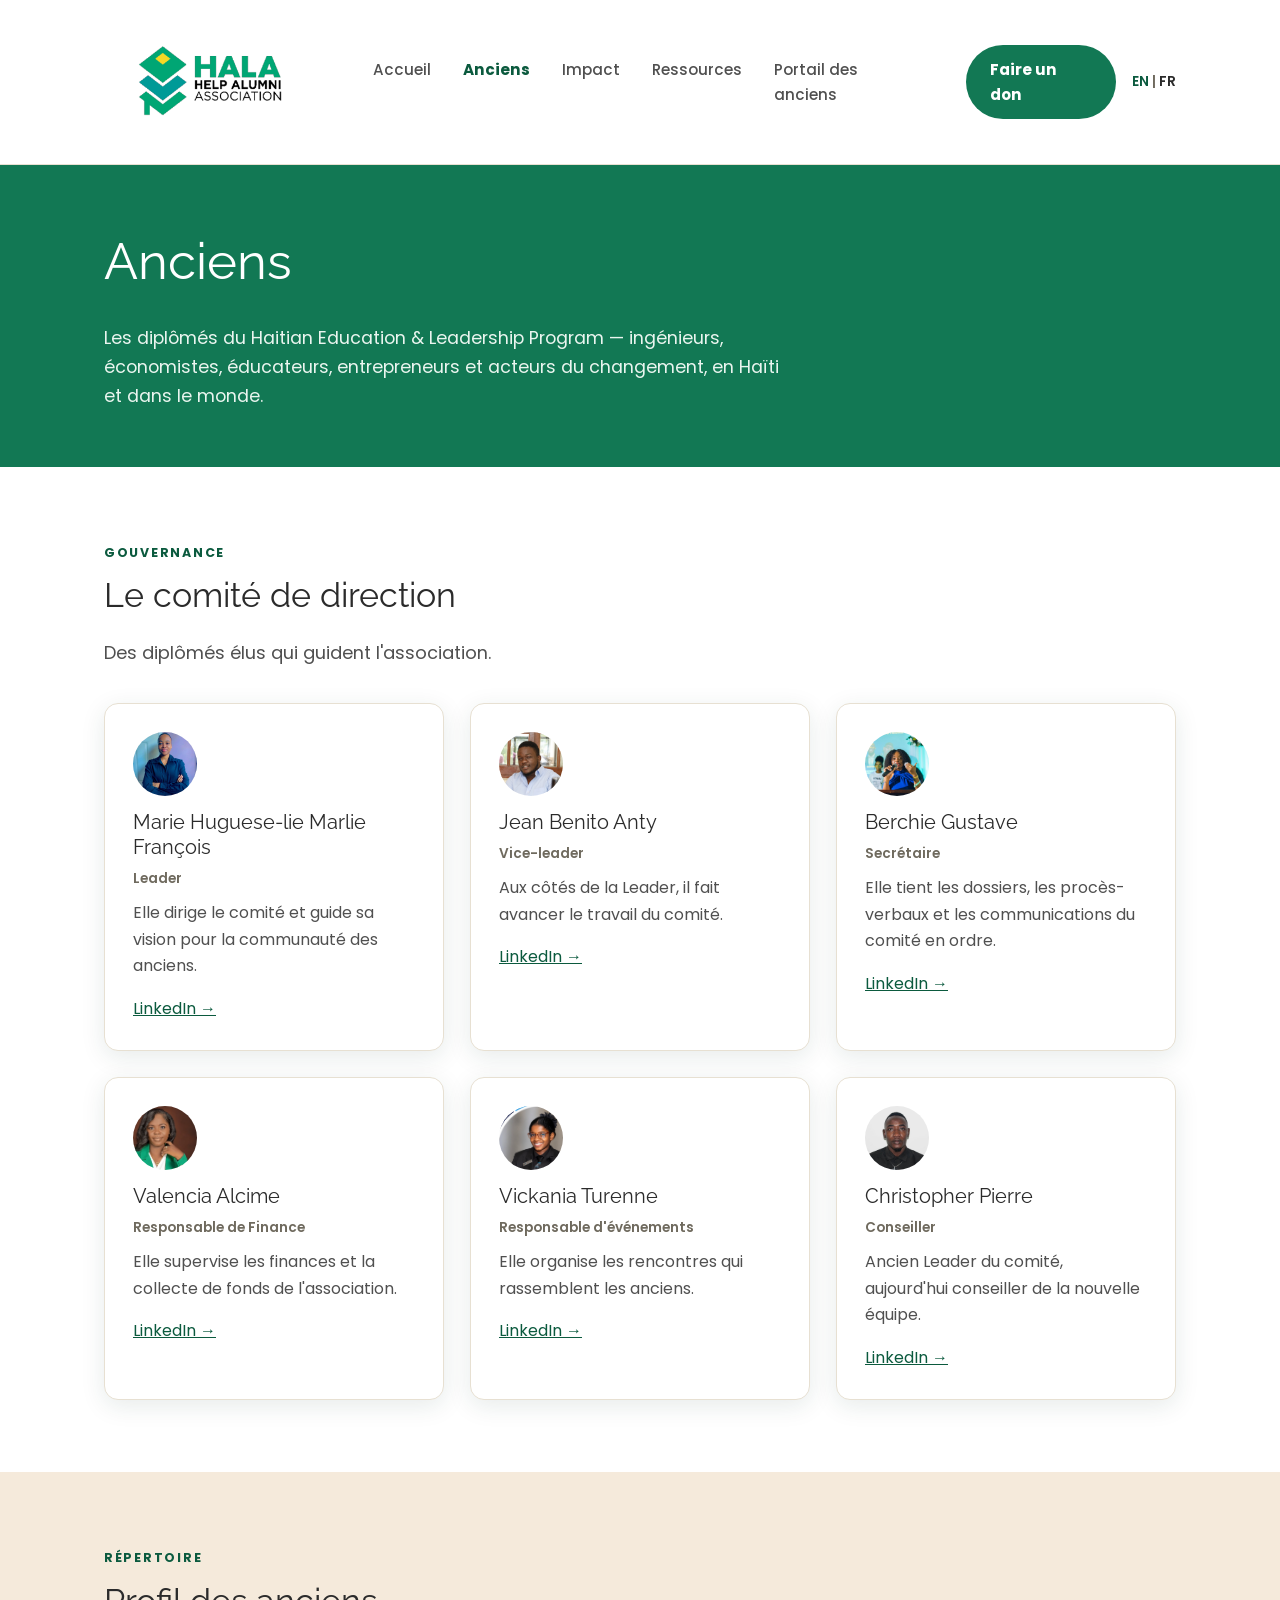
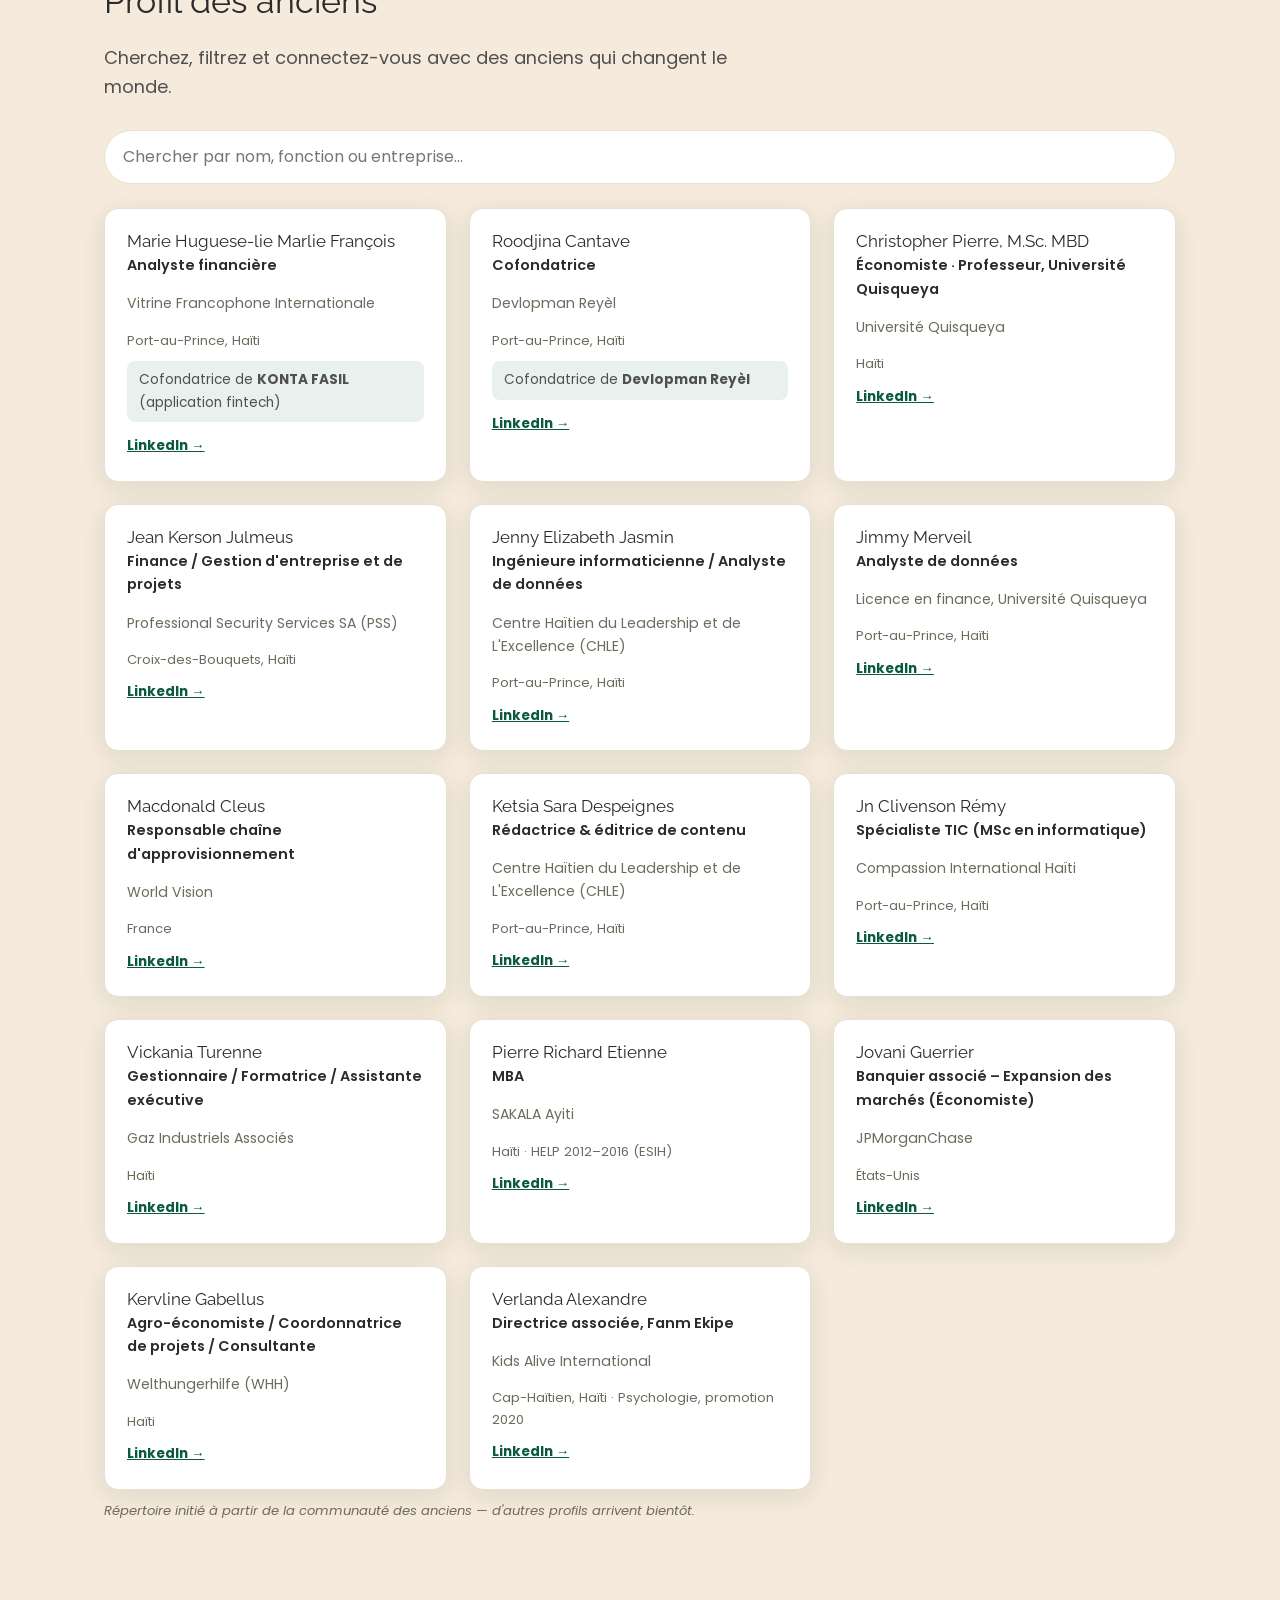
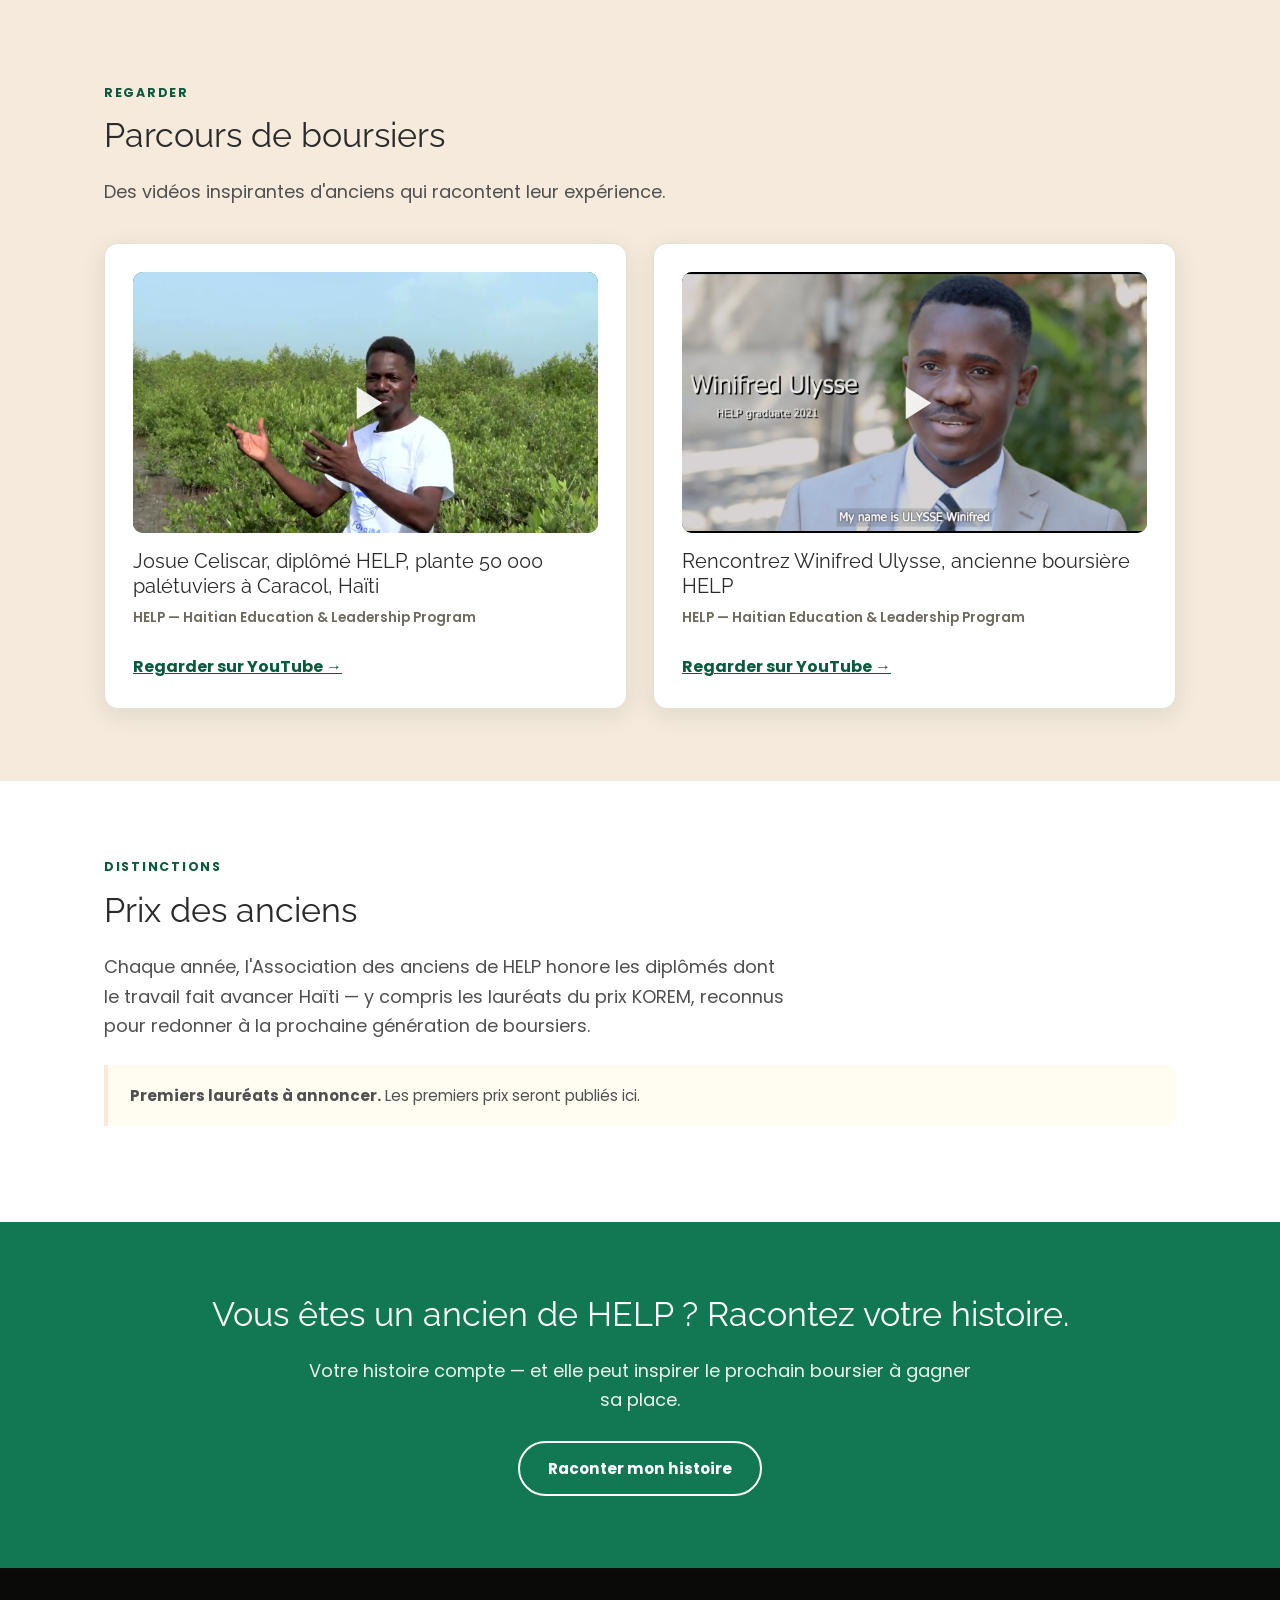
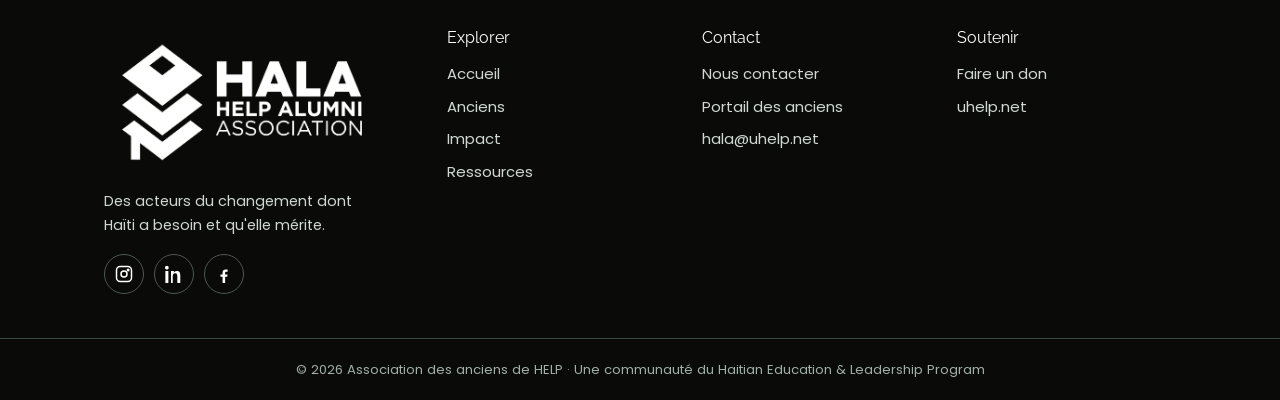
<file: fr/our-alumni.html>
<!DOCTYPE html>
<html lang="fr">
<head>
<meta charset="utf-8">
<meta name="viewport" content="width=device-width, initial-scale=1">
<title>Nos anciens — Association des anciens de HELP</title>
<meta name="description" content="Rencontrez les diplômés du Haitian Education & Leadership Program — des leaders en Haïti et dans le monde.">
<link rel="preconnect" href="https://fonts.googleapis.com">
<link rel="preconnect" href="https://fonts.gstatic.com" crossorigin>
<link href="https://fonts.googleapis.com/css2?family=Poppins:ital,wght@0,400;0,500;0,600;0,700;1,400&family=Raleway:wght@300;400;500;600&display=swap" rel="stylesheet">
<link rel="stylesheet" href="../css/style.css?v=13">
</head>
<body>

<header class="site-header">
  <div class="container header-inner">
    <a class="brand" href="index.html" aria-label="Association des anciens de HELP — accueil">
      <img src="../images/logo-hala.png" alt="HALA — HELP Alumni Association" class="brand-logo">
    </a>
    <button class="nav-toggle" aria-label="Menu" aria-expanded="false">☰</button>
    <nav class="site-nav" aria-label="Navigation principale">
      <a href="index.html">Accueil</a>
      <a href="our-alumni.html" class="active">Anciens</a>
      <a href="impact.html">Impact</a>
      <a href="resources.html">Ressources</a>
      <a href="portal.html">Portail des anciens</a>
    </nav>
    <div class="header-actions">
      <a class="btn btn-donate" href="https://host.nxt.blackbaud.com/adaptive-donor-form/?formId=d67e11a7-5fd4-49da-a413-09b31696ef75&envid=p-_EcEKATdeUGum8SldwZe2A&zone=usa" target="_blank" rel="noopener">Faire un don</a>
      <span class="lang-toggle"><a href="../our-alumni.html">EN</a> | <span class="lang-active">FR</span></span>
    </div>
  </div>
</header>

<main>
  <section class="page-hero">
    <div class="container">
      <h1>Anciens</h1>
      <p>Les diplômés du Haitian Education &amp; Leadership Program — ingénieurs, économistes, éducateurs, entrepreneurs et acteurs du changement, en Haïti et dans le monde.</p>
    </div>
  </section>

  <section class="section" id="leadership">
    <div class="container">
      <span class="kicker">Gouvernance</span>
      <h2>Le comité de direction</h2>
      <p class="lead">Des diplômés élus qui guident l'association.</p>
      <div class="grid-3">
          <article class="card"><img class="avatar-photo" src="../images/committee-marie-francois.jpg" alt="Marie Huguese-lie Marlie François"><h3>Marie Huguese-lie Marlie François</h3><p class="meta">Leader</p><p>Elle dirige le comité et guide sa vision pour la communauté des anciens.</p><a class="li" href="https://www.linkedin.com/in/marie-huguese-lie-marlie-fran%C3%A7ois/" target="_blank" rel="noopener">LinkedIn →</a></article>
          <article class="card"><img class="avatar-photo" src="../images/committee-jean-benito-anty.jpg" alt="Jean Benito Anty"><h3>Jean Benito Anty</h3><p class="meta">Vice-leader</p><p>Aux côtés de la Leader, il fait avancer le travail du comité.</p><a class="li" href="https://www.linkedin.com/in/jean-benito-anty/" target="_blank" rel="noopener">LinkedIn →</a></article>
          <article class="card"><img class="avatar-photo" src="../images/committee-berchie-gustave.jpg" alt="Berchie Gustave"><h3>Berchie Gustave</h3><p class="meta">Secrétaire</p><p>Elle tient les dossiers, les procès-verbaux et les communications du comité en ordre.</p><a class="li" href="https://www.linkedin.com/in/berchie-gustave-07b3a01b2/" target="_blank" rel="noopener">LinkedIn →</a></article>
          <article class="card"><img class="avatar-photo" src="../images/committee-valencia-alcime.jpg" alt="Valencia Alcime"><h3>Valencia Alcime</h3><p class="meta">Responsable de Finance</p><p>Elle supervise les finances et la collecte de fonds de l'association.</p><a class="li" href="https://www.linkedin.com/in/valencia-alcim%C3%A9-519348199/" target="_blank" rel="noopener">LinkedIn →</a></article>
          <article class="card"><img class="avatar-photo" src="../images/committee-vickania-turenne.jpg" alt="Vickania Turenne"><h3>Vickania Turenne</h3><p class="meta">Responsable d'événements</p><p>Elle organise les rencontres qui rassemblent les anciens.</p><a class="li" href="https://www.linkedin.com/in/vickania-turenne/" target="_blank" rel="noopener">LinkedIn →</a></article>
          <article class="card"><img class="avatar-photo" src="../images/committee-christopher-pierre.jpg" alt="Christopher Pierre"><h3>Christopher Pierre</h3><p class="meta">Conseiller</p><p>Ancien Leader du comité, aujourd'hui conseiller de la nouvelle équipe.</p><a class="li" href="https://www.linkedin.com/in/christopher-pierre-m-sc-mbd-8116b1159/" target="_blank" rel="noopener">LinkedIn →</a></article>
        </div>
    </div>
  </section>

  <section class="section section-beige">
    <div class="container">
      <span class="kicker">Répertoire</span>
      <h2>Profil des anciens</h2>
      <p class="lead">Cherchez, filtrez et connectez-vous avec des anciens qui changent le monde.</p>
      <div class="search-bar">
        <input type="search" id="alumni-search" placeholder="Chercher par nom, fonction ou entreprise…" aria-label="Chercher un ancien">
      </div>
      <div class="alumni-grid" id="alumni-grid">
        <article class="alumni-card" data-search="marie huguese-lie marlie françois financial analyst vitrine francophone internationale port-au-prince fintech konta fasil analyste financière"><h3>Marie Huguese-lie Marlie François</h3><p class="role">Analyste financière</p><p class="co">Vitrine Francophone Internationale</p><p class="loc">Port-au-Prince, Haïti</p><div class="biz">Cofondatrice de <strong>KONTA FASIL</strong> (application fintech)</div><a class="li" href="https://www.linkedin.com/in/marie-huguese-lie-marlie-fran%C3%A7ois/" target="_blank" rel="noopener">LinkedIn →</a></article>
        <article class="alumni-card" data-search="roodjina cantave co-founder devlopman reyèl port-au-prince education cofondatrice"><h3>Roodjina Cantave</h3><p class="role">Cofondatrice</p><p class="co">Devlopman Reyèl</p><p class="loc">Port-au-Prince, Haïti</p><div class="biz">Cofondatrice de <strong>Devlopman Reyèl</strong></div><a class="li" href="https://www.linkedin.com/in/roodjina-cantave-9487b8204/" target="_blank" rel="noopener">LinkedIn →</a></article>
        <article class="alumni-card" data-search="christopher pierre economist professor université quisqueya économiste professeur"><h3>Christopher Pierre, M.Sc. MBD</h3><p class="role">Économiste · Professeur, Université Quisqueya</p><p class="co">Université Quisqueya</p><p class="loc">Haïti</p><a class="li" href="https://www.linkedin.com/in/christopher-pierre-m-sc-mbd-8116b1159/" target="_blank" rel="noopener">LinkedIn →</a></article>
        <article class="alumni-card" data-search="jean kerson julmeus finance business project management pss croix-des-bouquets"><h3>Jean Kerson Julmeus</h3><p class="role">Finance / Gestion d'entreprise et de projets</p><p class="co">Professional Security Services SA (PSS)</p><p class="loc">Croix-des-Bouquets, Haïti</p><a class="li" href="https://www.linkedin.com/in/jean-kerson-julmeus-513b1812b/" target="_blank" rel="noopener">LinkedIn →</a></article>
        <article class="alumni-card" data-search="jenny elizabeth jasmin computer engineer data analyst chle port-au-prince esih ingénieure informaticienne"><h3>Jenny Elizabeth Jasmin</h3><p class="role">Ingénieure informaticienne / Analyste de données</p><p class="co">Centre Haïtien du Leadership et de L'Excellence (CHLE)</p><p class="loc">Port-au-Prince, Haïti</p><a class="li" href="https://www.linkedin.com/in/jenny-elizabeth-jasmin/" target="_blank" rel="noopener">LinkedIn →</a></article>
        <article class="alumni-card" data-search="jimmy merveil data analyst finance port-au-prince université quisqueya"><h3>Jimmy Merveil</h3><p class="role">Analyste de données</p><p class="co">Licence en finance, Université Quisqueya</p><p class="loc">Port-au-Prince, Haïti</p><a class="li" href="https://www.linkedin.com/in/jimmy-merveil-b73929297/" target="_blank" rel="noopener">LinkedIn →</a></article>
        <article class="alumni-card" data-search="macdonald cleus supply chain officer world vision france industrial engineer chaîne d'approvisionnement"><h3>Macdonald Cleus</h3><p class="role">Responsable chaîne d'approvisionnement</p><p class="co">World Vision</p><p class="loc">France</p><a class="li" href="https://www.linkedin.com/in/macdonald-cleus-b093b61b2/" target="_blank" rel="noopener">LinkedIn →</a></article>
        <article class="alumni-card" data-search="ketsia sara despeignes copywriter content editor chle port-au-prince rédactrice"><h3>Ketsia Sara Despeignes</h3><p class="role">Rédactrice &amp; éditrice de contenu</p><p class="co">Centre Haïtien du Leadership et de L'Excellence (CHLE)</p><p class="loc">Port-au-Prince, Haïti</p><a class="li" href="https://www.linkedin.com/in/ketsia-sara-despeignes-0a50081a7/" target="_blank" rel="noopener">LinkedIn →</a></article>
        <article class="alumni-card" data-search="jn clivenson rémy remy ict specialist computer science compassion international cornell informatique"><h3>Jn Clivenson Rémy</h3><p class="role">Spécialiste TIC (MSc en informatique)</p><p class="co">Compassion International Haïti</p><p class="loc">Port-au-Prince, Haïti</p><a class="li" href="https://www.linkedin.com/in/jn-clivenson-r%C3%A9my/" target="_blank" rel="noopener">LinkedIn →</a></article>
        <article class="alumni-card" data-search="vickania turenne gestionnaire formatrice assistante exécutive gaz industriels"><h3>Vickania Turenne</h3><p class="role">Gestionnaire / Formatrice / Assistante exécutive</p><p class="co">Gaz Industriels Associés</p><p class="loc">Haïti</p><a class="li" href="https://www.linkedin.com/in/vickania-turenne/" target="_blank" rel="noopener">LinkedIn →</a></article>
        <article class="alumni-card" data-search="pierre richard etienne mba sakala ayiti esih 2012 2016"><h3>Pierre Richard Etienne</h3><p class="role">MBA</p><p class="co">SAKALA Ayiti</p><p class="loc">Haïti · HELP 2012–2016 (ESIH)</p><a class="li" href="https://www.linkedin.com/in/pierre-richard-etienne-63219164/" target="_blank" rel="noopener">LinkedIn →</a></article>
        <article class="alumni-card" data-search="jovani guerrier associate banker market expansion economist jpmorganchase united states yearup banquier états-unis"><h3>Jovani Guerrier</h3><p class="role">Banquier associé – Expansion des marchés (Économiste)</p><p class="co">JPMorganChase</p><p class="loc">États-Unis</p><a class="li" href="https://www.linkedin.com/in/jovani-guerrier/" target="_blank" rel="noopener">LinkedIn →</a></article>
        <article class="alumni-card" data-search="kervline gabellus agro-economist project coordinator consultant welthungerhilfe whh agro-économiste"><h3>Kervline Gabellus</h3><p class="role">Agro-économiste / Coordonnatrice de projets / Consultante</p><p class="co">Welthungerhilfe (WHH)</p><p class="loc">Haïti</p><a class="li" href="https://www.linkedin.com/in/kervline-gabellus-8a119b145/" target="_blank" rel="noopener">LinkedIn →</a></article>
        <article class="alumni-card" data-search="verlanda alexandre psychology fanm ekipe kids alive international cap-haïtien psychologie"><h3>Verlanda Alexandre</h3><p class="role">Directrice associée, Fanm Ekipe</p><p class="co">Kids Alive International</p><p class="loc">Cap-Haïtien, Haïti · Psychologie, promotion 2020</p><a class="li" href="https://www.linkedin.com/in/verlanda-alexandre-940460213/" target="_blank" rel="noopener">LinkedIn →</a></article>
      </div>
      <p class="no-results" id="no-results">Aucun ancien ne correspond à votre recherche — essayez un autre nom, une autre fonction ou entreprise.</p>
      <p class="map-caption">Répertoire initié à partir de la communauté des anciens — d'autres profils arrivent bientôt.</p>
    </div>
  </section>

  <section class="section section-beige">
    <div class="container">
      <span class="kicker">Regarder</span>
      <h2>Parcours de boursiers</h2>
      <p class="lead">Des vidéos inspirantes d'anciens qui racontent leur expérience.</p>
      <div class="grid-2">
        <article class="card video-card">
          <a class="video-thumb" href="https://www.youtube.com/watch?v=AFO7jxGDdek" target="_blank" rel="noopener" aria-label="Regarder sur YouTube">
            <img src="../images/video-thumb-AFO7jxGDdek.jpg" alt="Josue Celiscar dans les mangroves qu'il a plantées" loading="lazy">
            <svg viewBox="0 0 24 24" fill="currentColor"><path d="M8 5v14l11-7z"/></svg>
          </a>
          <h3>Josue Celiscar, diplômé HELP, plante 50 000 palétuviers à Caracol, Haïti</h3>
          <p class="meta">HELP — Haitian Education &amp; Leadership Program</p>
          <a class="card-link" href="https://www.youtube.com/watch?v=AFO7jxGDdek" target="_blank" rel="noopener">Regarder sur YouTube →</a>
        </article>
        <article class="card video-card">
          <a class="video-thumb" href="https://www.youtube.com/watch?v=2RWZBQyx3CA" target="_blank" rel="noopener" aria-label="Regarder sur YouTube">
            <img src="../images/video-thumb-2RWZBQyx3CA.jpg" alt="Winifred Ulysse" loading="lazy">
            <svg viewBox="0 0 24 24" fill="currentColor"><path d="M8 5v14l11-7z"/></svg>
          </a>
          <h3>Rencontrez Winifred Ulysse, ancienne boursière HELP</h3>
          <p class="meta">HELP — Haitian Education &amp; Leadership Program</p>
          <a class="card-link" href="https://www.youtube.com/watch?v=2RWZBQyx3CA" target="_blank" rel="noopener">Regarder sur YouTube →</a>
        </article>
      </div>
    </div>
  </section>

  <section class="section">
    <div class="container">
      <span class="kicker">Distinctions</span>
      <h2>Prix des anciens</h2>
      <p class="lead">Chaque année, l'Association des anciens de HELP honore les diplômés dont le travail fait avancer Haïti — y compris les lauréats du prix KOREM, reconnus pour redonner à la prochaine génération de boursiers.</p>
      <div class="note-soon"><strong>Premiers lauréats à annoncer.</strong> Les premiers prix seront publiés ici.</div>
    </div>
  </section>

  <section class="section section-palm">
    <div class="container center">
      <h2>Vous êtes un ancien de HELP ? Racontez votre histoire.</h2>
      <p class="lead" style="color:#eaf5ef">Votre histoire compte — et elle peut inspirer le prochain boursier à gagner sa place.</p>
      <div class="btn-row">
        <a class="btn btn-outline" href="mailto:hala@uhelp.net?subject=Mon%20histoire%20d%27ancien">Raconter mon histoire</a>
      </div>
    </div>
  </section>
</main>

<footer class="site-footer">
  <div class="container footer-grid">
    <div class="footer-brand">
      <a class="brand" href="index.html" aria-label="Association des anciens de HELP — accueil">
        <img src="../images/logo-hala-white.png" alt="HALA — HELP Alumni Association" class="brand-logo">
      </a>
      <p>Des acteurs du changement dont Haïti a besoin et qu'elle mérite.</p>
      <div class="socials">
        <a href="https://www.instagram.com/helpalumni/" target="_blank" rel="noopener" aria-label="Instagram">
          <svg width="18" height="18" viewBox="0 0 24 24" fill="none" stroke="currentColor" stroke-width="2"><rect x="2" y="2" width="20" height="20" rx="5"/><circle cx="12" cy="12" r="4"/><circle cx="17.5" cy="6.5" r="1" fill="currentColor"/></svg>
        </a>
        <a href="https://www.linkedin.com/company/haitian-education-and-leadership-program" target="_blank" rel="noopener" aria-label="LinkedIn">
          <svg width="18" height="18" viewBox="0 0 24 24" fill="currentColor"><path d="M4.98 3.5C4.98 4.88 3.87 6 2.5 6S0 4.88 0 3.5 1.12 1 2.5 1s2.48 1.12 2.48 2.5zM.5 8h4v16h-4V8zm7.5 0h3.8v2.2h.05c.53-1 1.83-2.2 3.77-2.2 4.03 0 4.78 2.65 4.78 6.1V24h-4v-8.5c0-2.03-.04-4.65-2.83-4.65-2.83 0-3.27 2.21-3.27 4.5V24H8V8z"/></svg>
        </a>
        <a href="https://www.facebook.com/helpalumni" target="_blank" rel="noopener" aria-label="Facebook">
          <svg width="18" height="18" viewBox="0 0 24 24" fill="currentColor"><path d="M13.5 24v-8.2h2.8l.4-3.2h-3.2V10.5c0-.9.3-1.6 1.6-1.6h1.7V6c-.3 0-1.3-.1-2.5-.1-2.5 0-4.2 1.5-4.2 4.3v2.4H7.3v3.2h2.8V24h3.4z"/></svg>
        </a>
      </div>
    </div>
    <div>
      <h4>Explorer</h4>
      <ul>
        <li><a href="index.html">Accueil</a></li>
        <li><a href="our-alumni.html">Anciens</a></li>
        <li><a href="impact.html">Impact</a></li>
        <li><a href="resources.html">Ressources</a></li>
      </ul>
    </div>
    <div>
      <h4>Contact</h4>
      <ul>
        <li><a href="portal.html">Nous contacter</a></li>
        <li><a href="portal.html">Portail des anciens</a></li>
        <li><a href="mailto:hala@uhelp.net">hala@uhelp.net</a></li>
      </ul>
    </div>
    <div>
      <h4>Soutenir</h4>
      <ul>
        <li><a href="https://host.nxt.blackbaud.com/adaptive-donor-form/?formId=d67e11a7-5fd4-49da-a413-09b31696ef75&envid=p-_EcEKATdeUGum8SldwZe2A&zone=usa" target="_blank" rel="noopener">Faire un don</a></li>
        <li><a href="https://www.uhelp.net" target="_blank" rel="noopener">uhelp.net</a></li>
      </ul>
    </div>
  </div>
  <div class="footer-bottom">© 2026 Association des anciens de HELP · Une communauté du Haitian Education &amp; Leadership Program</div>
</footer>

<script>
document.querySelector('.nav-toggle').addEventListener('click', function(){
  var n = document.querySelector('.site-nav');
  this.setAttribute('aria-expanded', n.classList.toggle('open'));
});
document.getElementById('alumni-search').addEventListener('input', function(){
  var q = this.value.trim().toLowerCase();
  var cards = document.querySelectorAll('.alumni-card');
  var shown = 0;
  cards.forEach(function(c){
    var hit = !q || c.getAttribute('data-search').toLowerCase().indexOf(q) !== -1;
    c.style.display = hit ? '' : 'none';
    if (hit) shown++;
  });
  document.getElementById('no-results').style.display = shown ? 'none' : 'block';
});
</script>
  <script src="../js/main.js"></script>
</body>
</html>
</file>
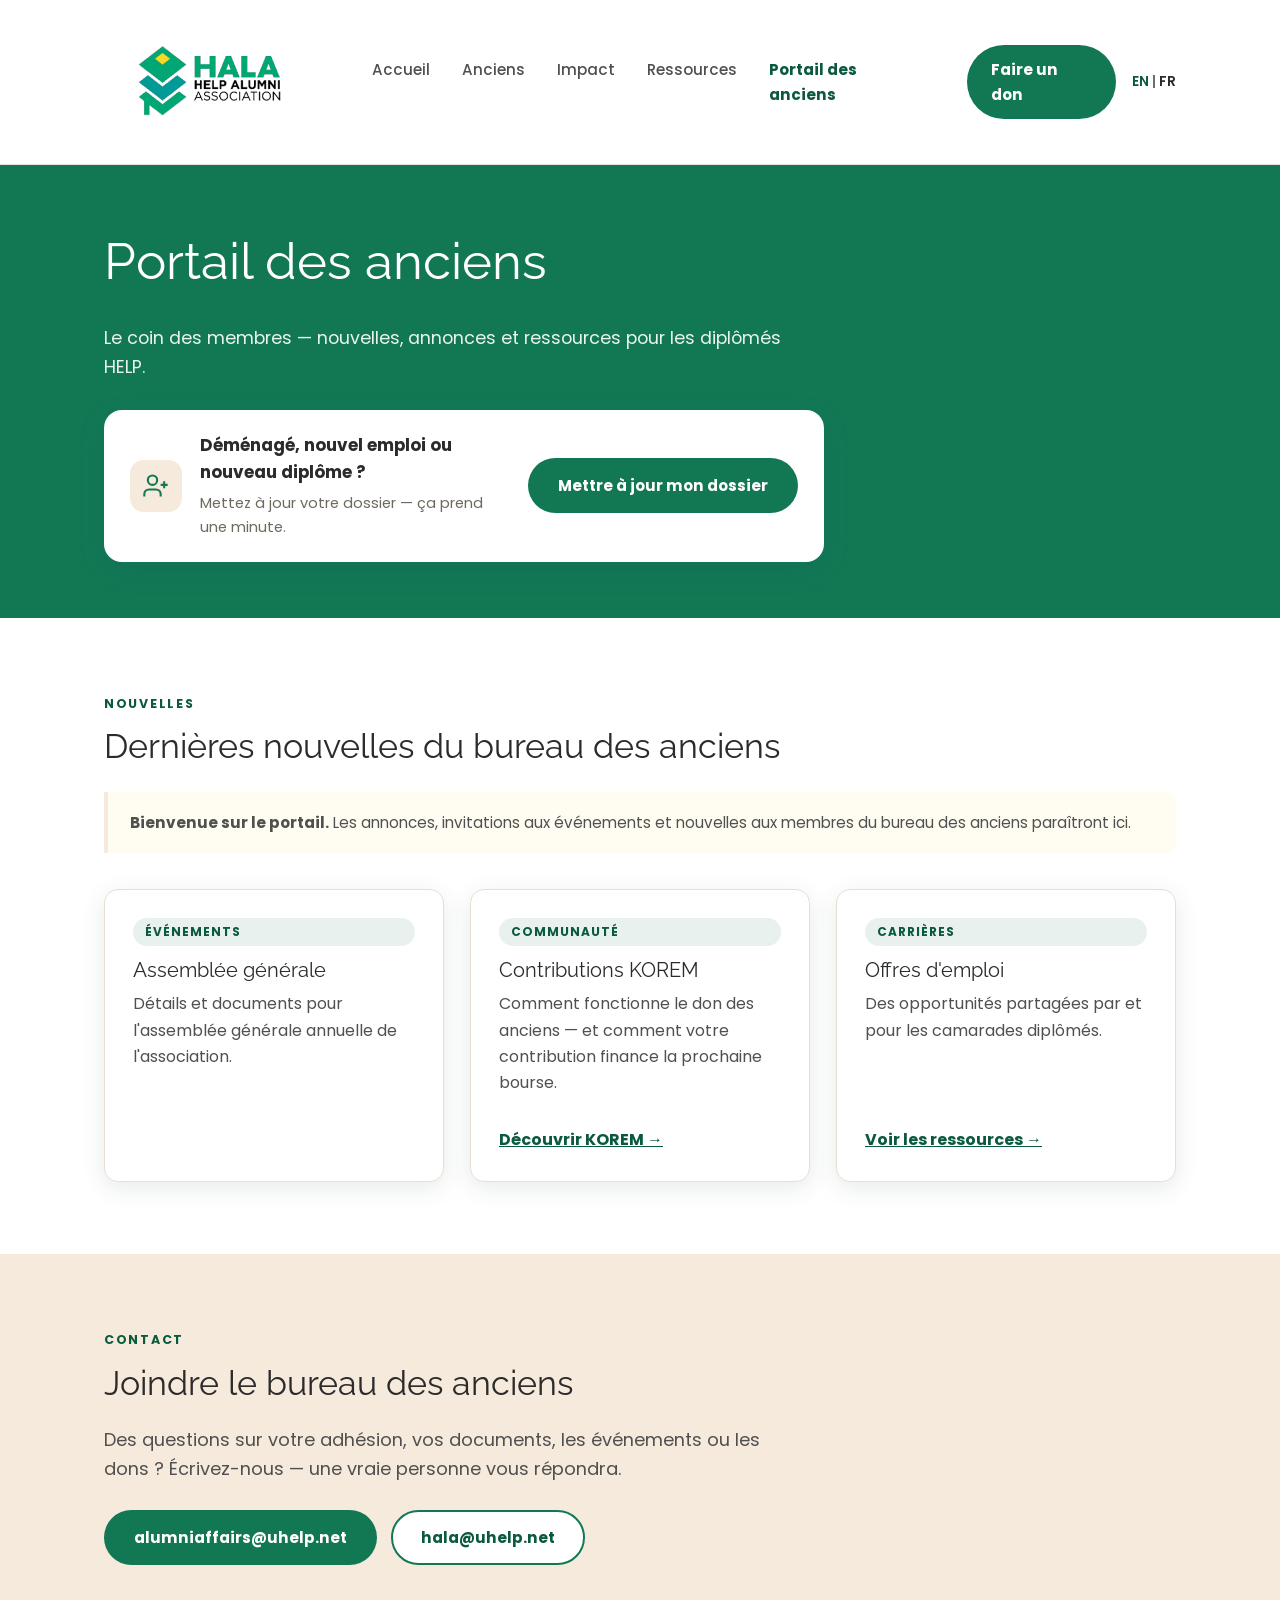
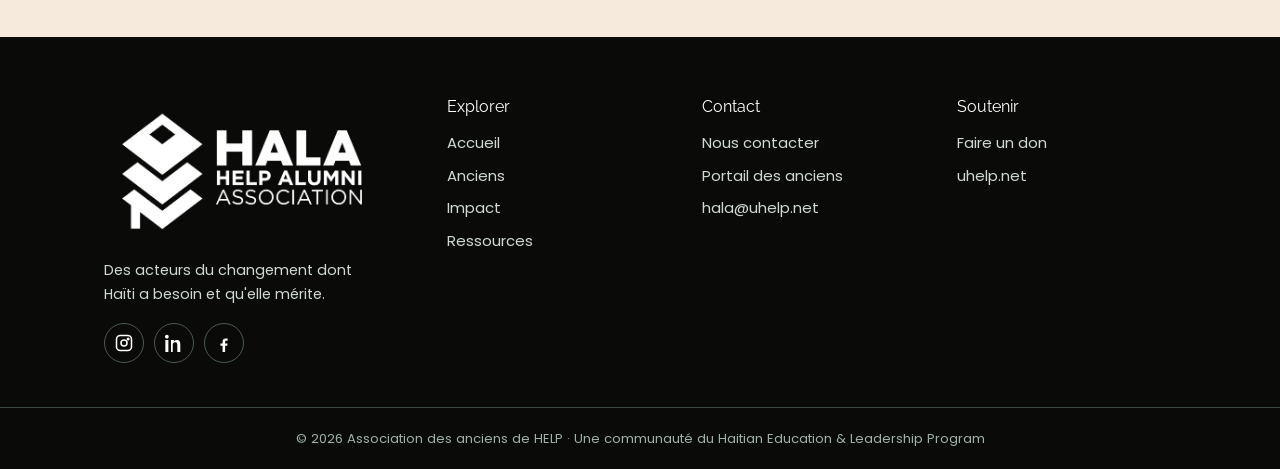
<file: fr/portal.html>
<!DOCTYPE html>
<html lang="fr">
<head>
<meta charset="utf-8">
<meta name="viewport" content="width=device-width, initial-scale=1">
<title>Portail des anciens — Association des anciens de HELP</title>
<meta name="description" content="Le coin des membres pour les anciens de HELP — nouvelles, annonces et ressources.">
<link rel="preconnect" href="https://fonts.googleapis.com">
<link rel="preconnect" href="https://fonts.gstatic.com" crossorigin>
<link href="https://fonts.googleapis.com/css2?family=Poppins:ital,wght@0,400;0,500;0,600;0,700;1,400&family=Raleway:wght@300;400;500;600&display=swap" rel="stylesheet">
<link rel="stylesheet" href="../css/style.css?v=13">
</head>
<body>

<header class="site-header">
  <div class="container header-inner">
    <a class="brand" href="index.html" aria-label="Association des anciens de HELP — accueil">
      <img src="../images/logo-hala.png" alt="HALA — HELP Alumni Association" class="brand-logo">
    </a>
    <button class="nav-toggle" aria-label="Menu" aria-expanded="false">☰</button>
    <nav class="site-nav" aria-label="Navigation principale">
      <a href="index.html">Accueil</a>
      <a href="our-alumni.html">Anciens</a>
      <a href="impact.html">Impact</a>
      <a href="resources.html">Ressources</a>
      <a href="portal.html" class="active">Portail des anciens</a>
    </nav>
    <div class="header-actions">
      <a class="btn btn-donate" href="https://host.nxt.blackbaud.com/adaptive-donor-form/?formId=d67e11a7-5fd4-49da-a413-09b31696ef75&envid=p-_EcEKATdeUGum8SldwZe2A&zone=usa" target="_blank" rel="noopener">Faire un don</a>
      <span class="lang-toggle"><a href="../portal.html">EN</a> | <span class="lang-active">FR</span></span>
    </div>
  </div>
</header>

<main>
  <section class="page-hero">
    <div class="container">
      <h1>Portail des anciens</h1>
      <p>Le coin des membres — nouvelles, annonces et ressources pour les diplômés HELP.</p>
      <div class="update-banner">
        <div class="update-banner-icon"><svg viewBox="0 0 24 24" fill="none" stroke="currentColor" stroke-width="1.8"><path d="M16 21v-2a4 4 0 0 0-4-4H6a4 4 0 0 0-4 4v2"/><circle cx="9" cy="7" r="4"/><path d="M19 8v6M22 11h-6"/></svg></div>
        <div class="update-banner-text">
          <strong>Déménagé, nouvel emploi ou nouveau diplôme ?</strong>
          <span>Mettez à jour votre dossier — ça prend une minute.</span>
        </div>
        <a class="btn btn-primary" href="mailto:alumniaffairs@uhelp.net?subject=Mettre%20à%20jour%20mon%20dossier">Mettre à jour mon dossier</a>
      </div>
    </div>
  </section>

  <section class="section">
    <div class="container">
      <span class="kicker">Nouvelles</span>
      <h2>Dernières nouvelles du bureau des anciens</h2>
      <div class="note-soon"><strong>Bienvenue sur le portail.</strong> Les annonces, invitations aux événements et nouvelles aux membres du bureau des anciens paraîtront ici.</div>
      <div class="grid-3">
        <article class="card">
          <span class="tag">Événements</span>
          <h3>Assemblée générale</h3>
          <p>Détails et documents pour l'assemblée générale annuelle de l'association.</p>
        </article>
        <article class="card">
          <span class="tag">Communauté</span>
          <h3>Contributions KOREM</h3>
          <p>Comment fonctionne le don des anciens — et comment votre contribution finance la prochaine bourse.</p>
          <a class="card-link" href="impact.html">Découvrir KOREM →</a>
        </article>
        <article class="card">
          <span class="tag">Carrières</span>
          <h3>Offres d'emploi</h3>
          <p>Des opportunités partagées par et pour les camarades diplômés.</p>
          <a class="card-link" href="resources.html">Voir les ressources →</a>
        </article>
      </div>
    </div>
  </section>

  <section class="section section-beige">
    <div class="container">
      <span class="kicker">Contact</span>
      <h2>Joindre le bureau des anciens</h2>
      <p class="lead">Des questions sur votre adhésion, vos documents, les événements ou les dons ? Écrivez-nous — une vraie personne vous répondra.</p>
      <div class="btn-row">
        <a class="btn btn-primary" href="mailto:alumniaffairs@uhelp.net">alumniaffairs@uhelp.net</a>
        <a class="btn btn-ghost" href="mailto:hala@uhelp.net">hala@uhelp.net</a>
      </div>

    </div>
  </section>
</main>

<footer class="site-footer">
  <div class="container footer-grid">
    <div class="footer-brand">
      <a class="brand" href="index.html" aria-label="Association des anciens de HELP — accueil">
        <img src="../images/logo-hala-white.png" alt="HALA — HELP Alumni Association" class="brand-logo">
      </a>
      <p>Des acteurs du changement dont Haïti a besoin et qu'elle mérite.</p>
      <div class="socials">
        <a href="https://www.instagram.com/helpalumni/" target="_blank" rel="noopener" aria-label="Instagram">
          <svg width="18" height="18" viewBox="0 0 24 24" fill="none" stroke="currentColor" stroke-width="2"><rect x="2" y="2" width="20" height="20" rx="5"/><circle cx="12" cy="12" r="4"/><circle cx="17.5" cy="6.5" r="1" fill="currentColor"/></svg>
        </a>
        <a href="https://www.linkedin.com/company/haitian-education-and-leadership-program" target="_blank" rel="noopener" aria-label="LinkedIn">
          <svg width="18" height="18" viewBox="0 0 24 24" fill="currentColor"><path d="M4.98 3.5C4.98 4.88 3.87 6 2.5 6S0 4.88 0 3.5 1.12 1 2.5 1s2.48 1.12 2.48 2.5zM.5 8h4v16h-4V8zm7.5 0h3.8v2.2h.05c.53-1 1.83-2.2 3.77-2.2 4.03 0 4.78 2.65 4.78 6.1V24h-4v-8.5c0-2.03-.04-4.65-2.83-4.65-2.83 0-3.27 2.21-3.27 4.5V24H8V8z"/></svg>
        </a>
        <a href="https://www.facebook.com/helpalumni" target="_blank" rel="noopener" aria-label="Facebook">
          <svg width="18" height="18" viewBox="0 0 24 24" fill="currentColor"><path d="M13.5 24v-8.2h2.8l.4-3.2h-3.2V10.5c0-.9.3-1.6 1.6-1.6h1.7V6c-.3 0-1.3-.1-2.5-.1-2.5 0-4.2 1.5-4.2 4.3v2.4H7.3v3.2h2.8V24h3.4z"/></svg>
        </a>
      </div>
    </div>
    <div>
      <h4>Explorer</h4>
      <ul>
        <li><a href="index.html">Accueil</a></li>
        <li><a href="our-alumni.html">Anciens</a></li>
        <li><a href="impact.html">Impact</a></li>
        <li><a href="resources.html">Ressources</a></li>
      </ul>
    </div>
    <div>
      <h4>Contact</h4>
      <ul>
        <li><a href="portal.html">Nous contacter</a></li>
        <li><a href="portal.html">Portail des anciens</a></li>
        <li><a href="mailto:hala@uhelp.net">hala@uhelp.net</a></li>
      </ul>
    </div>
    <div>
      <h4>Soutenir</h4>
      <ul>
        <li><a href="https://host.nxt.blackbaud.com/adaptive-donor-form/?formId=d67e11a7-5fd4-49da-a413-09b31696ef75&envid=p-_EcEKATdeUGum8SldwZe2A&zone=usa" target="_blank" rel="noopener">Faire un don</a></li>
        <li><a href="https://www.uhelp.net" target="_blank" rel="noopener">uhelp.net</a></li>
      </ul>
    </div>
  </div>
  <div class="footer-bottom">© 2026 Association des anciens de HELP · Une communauté du Haitian Education &amp; Leadership Program</div>
</footer>

<script>
document.querySelector('.nav-toggle').addEventListener('click', function(){
  var n = document.querySelector('.site-nav');
  this.setAttribute('aria-expanded', n.classList.toggle('open'));
});
</script>
  <script src="../js/main.js"></script>
</body>
</html>
</file>
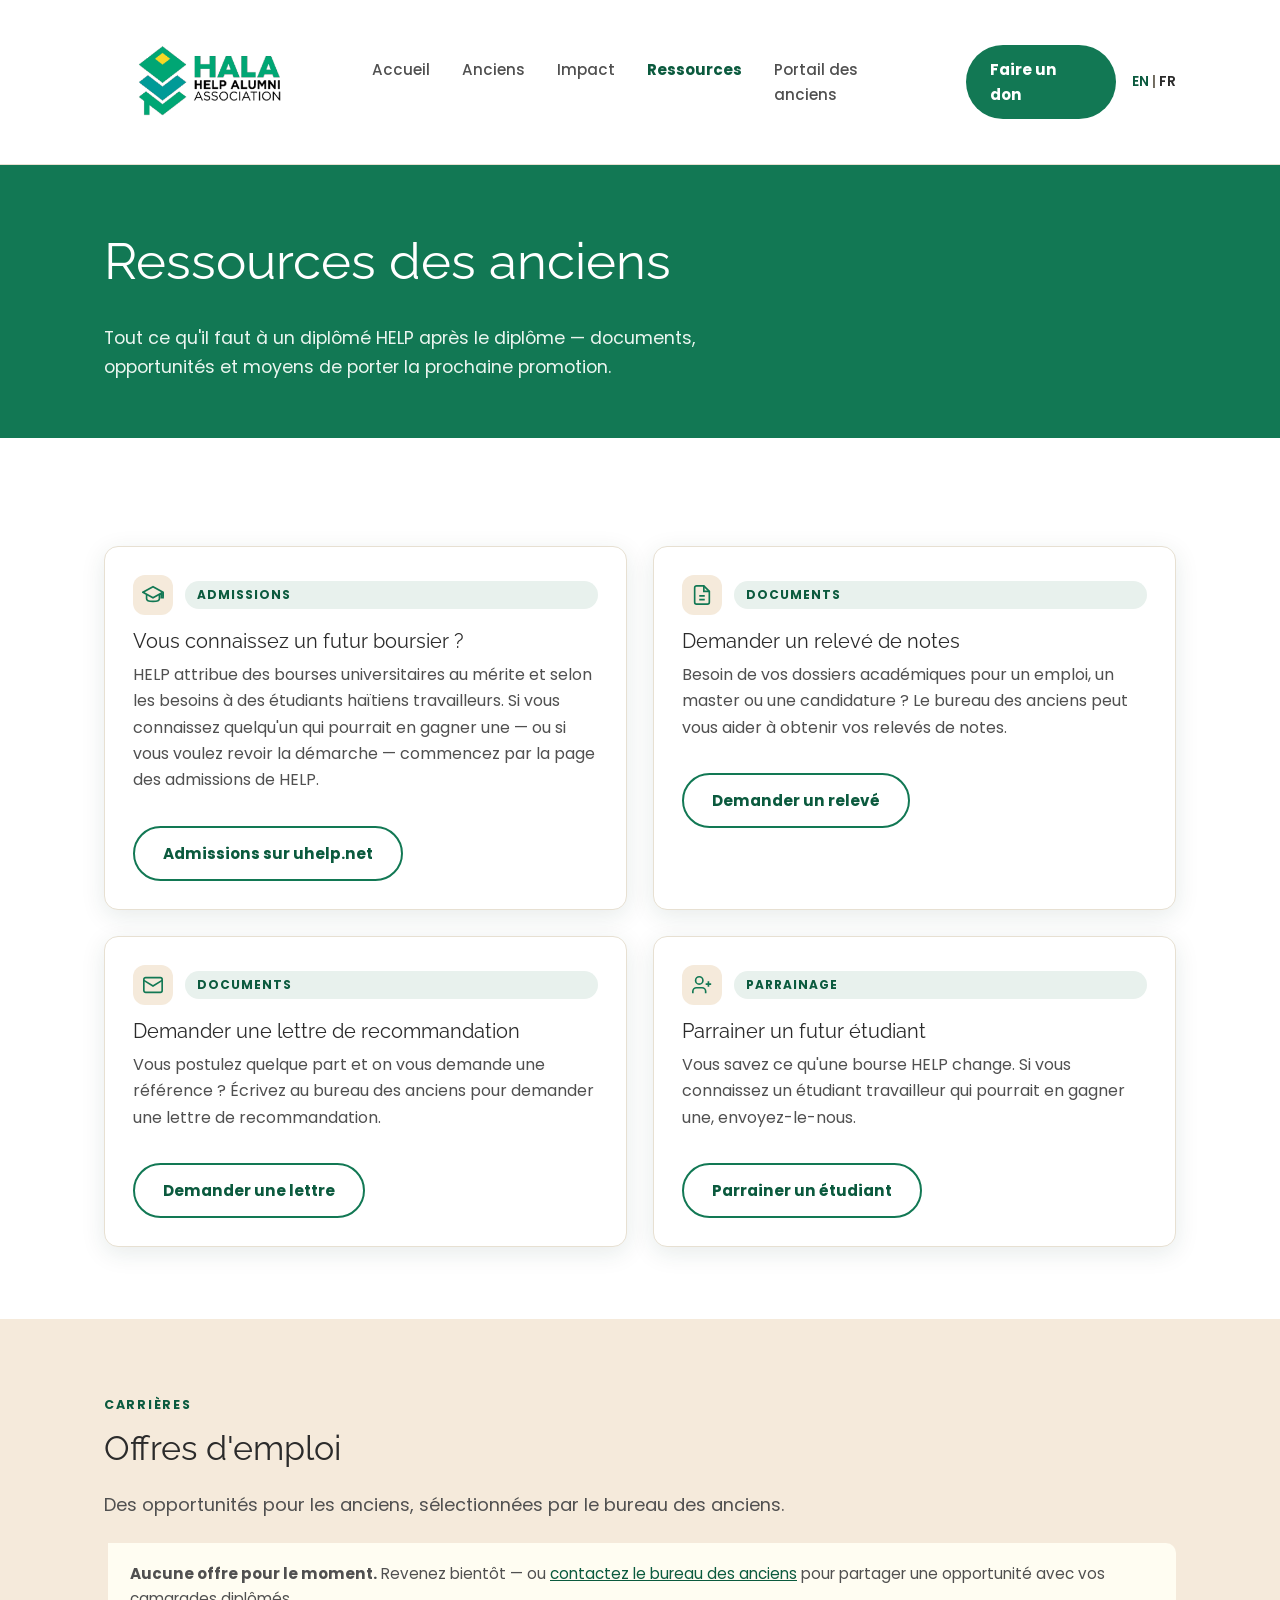
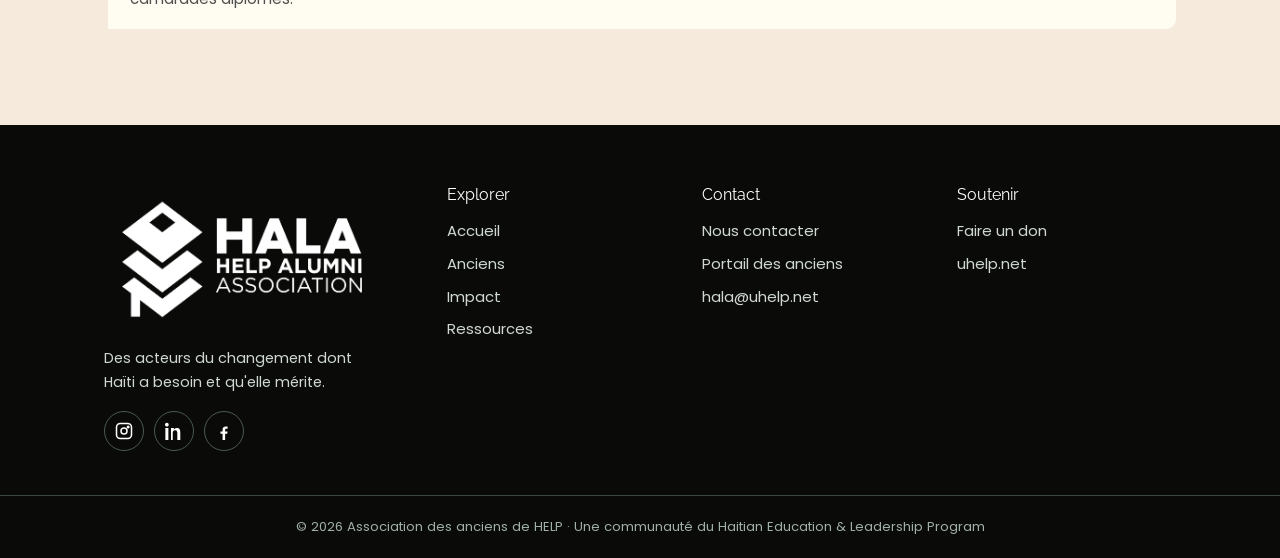
<file: fr/resources.html>
<!DOCTYPE html>
<html lang="fr">
<head>
<meta charset="utf-8">
<meta name="viewport" content="width=device-width, initial-scale=1">
<title>Ressources des anciens — Association des anciens de HELP</title>
<meta name="description" content="Ressources pour les diplômés HELP : admissions, relevés de notes, lettres de recommandation, offres d'emploi et parrainage d'étudiants.">
<link rel="preconnect" href="https://fonts.googleapis.com">
<link rel="preconnect" href="https://fonts.gstatic.com" crossorigin>
<link href="https://fonts.googleapis.com/css2?family=Poppins:ital,wght@0,400;0,500;0,600;0,700;1,400&family=Raleway:wght@300;400;500;600&display=swap" rel="stylesheet">
<link rel="stylesheet" href="../css/style.css?v=13">
</head>
<body>

<header class="site-header">
  <div class="container header-inner">
    <a class="brand" href="index.html" aria-label="Association des anciens de HELP — accueil">
      <img src="../images/logo-hala.png" alt="HALA — HELP Alumni Association" class="brand-logo">
    </a>
    <button class="nav-toggle" aria-label="Menu" aria-expanded="false">☰</button>
    <nav class="site-nav" aria-label="Navigation principale">
      <a href="index.html">Accueil</a>
      <a href="our-alumni.html">Anciens</a>
      <a href="impact.html">Impact</a>
      <a href="resources.html" class="active">Ressources</a>
      <a href="portal.html">Portail des anciens</a>
    </nav>
    <div class="header-actions">
      <a class="btn btn-donate" href="https://host.nxt.blackbaud.com/adaptive-donor-form/?formId=d67e11a7-5fd4-49da-a413-09b31696ef75&envid=p-_EcEKATdeUGum8SldwZe2A&zone=usa" target="_blank" rel="noopener">Faire un don</a>
      <span class="lang-toggle"><a href="../resources.html">EN</a> | <span class="lang-active">FR</span></span>
    </div>
  </div>
</header>

<main>
  <section class="page-hero">
    <div class="container">
      <h1>Ressources des anciens</h1>
      <p>Tout ce qu'il faut à un diplômé HELP après le diplôme — documents, opportunités et moyens de porter la prochaine promotion.</p>
    </div>
  </section>

  <section class="section">
    <div class="container">
      <div class="grid-2">
        <article class="card">
          <div class="card-top"><div class="card-icon"><svg viewBox="0 0 24 24" fill="none" stroke="currentColor" stroke-width="1.8"><path d="M12 3L1 9l11 6 9-4.9V15h2V9L12 3z"/><path d="M5 11.5V16c0 1.7 3.1 3 7 3s7-1.3 7-3v-4.5"/><path d="M23 9v5"/></svg></div><span class="tag">Admissions</span></div>
          <h3>Vous connaissez un futur boursier ?</h3>
          <p>HELP attribue des bourses universitaires au mérite et selon les besoins à des étudiants haïtiens travailleurs. Si vous connaissez quelqu'un qui pourrait en gagner une — ou si vous voulez revoir la démarche — commencez par la page des admissions de HELP.</p>
          <a class="btn btn-ghost" style="margin-top:16px;align-self:flex-start" href="https://www.uhelp.net" target="_blank" rel="noopener">Admissions sur uhelp.net</a>
        </article>
        <article class="card">
          <div class="card-top"><div class="card-icon"><svg viewBox="0 0 24 24" fill="none" stroke="currentColor" stroke-width="1.8"><path d="M14 2H6a2 2 0 0 0-2 2v16a2 2 0 0 0 2 2h12a2 2 0 0 0 2-2V8l-6-6z"/><path d="M14 2v6h6"/><path d="M9 13h6M9 17h6"/></svg></div><span class="tag">Documents</span></div>
          <h3>Demander un relevé de notes</h3>
          <p>Besoin de vos dossiers académiques pour un emploi, un master ou une candidature ? Le bureau des anciens peut vous aider à obtenir vos relevés de notes.</p>
          <a class="btn btn-ghost" style="margin-top:16px;align-self:flex-start" href="mailto:hala@uhelp.net?subject=Demande%20de%20relev%C3%A9%20de%20notes">Demander un relevé</a>
        </article>
        <article class="card">
          <div class="card-top"><div class="card-icon"><svg viewBox="0 0 24 24" fill="none" stroke="currentColor" stroke-width="1.8"><rect x="2" y="4" width="20" height="16" rx="2"/><path d="M2 7l10 6L22 7"/></svg></div><span class="tag">Documents</span></div>
          <h3>Demander une lettre de recommandation</h3>
          <p>Vous postulez quelque part et on vous demande une référence ? Écrivez au bureau des anciens pour demander une lettre de recommandation.</p>
          <a class="btn btn-ghost" style="margin-top:16px;align-self:flex-start" href="mailto:hala@uhelp.net?subject=Demande%20de%20lettre%20de%20recommandation">Demander une lettre</a>
        </article>
        <article class="card">
          <div class="card-top"><div class="card-icon"><svg viewBox="0 0 24 24" fill="none" stroke="currentColor" stroke-width="1.8"><path d="M16 21v-2a4 4 0 0 0-4-4H6a4 4 0 0 0-4 4v2"/><circle cx="9" cy="7" r="4"/><path d="M19 8v6M22 11h-6"/></svg></div><span class="tag">Parrainage</span></div>
          <h3>Parrainer un futur étudiant</h3>
          <p>Vous savez ce qu'une bourse HELP change. Si vous connaissez un étudiant travailleur qui pourrait en gagner une, envoyez-le-nous.</p>
          <a class="btn btn-ghost" style="margin-top:16px;align-self:flex-start" href="mailto:hala@uhelp.net?subject=Parrainage%20d%27un%20%C3%A9tudiant">Parrainer un étudiant</a>
        </article>
      </div>
    </div>
  </section>

  <section class="section section-beige">
    <div class="container">
      <span class="kicker">Carrières</span>
      <h2>Offres d'emploi</h2>
      <p class="lead">Des opportunités pour les anciens, sélectionnées par le bureau des anciens.</p>
      <div class="note-soon"><strong>Aucune offre pour le moment.</strong> Revenez bientôt — ou <a href="mailto:hala@uhelp.net?subject=Offre%20d%27emploi">contactez le bureau des anciens</a> pour partager une opportunité avec vos camarades diplômés.</div>
    </div>
  </section>
</main>

<footer class="site-footer">
  <div class="container footer-grid">
    <div class="footer-brand">
      <a class="brand" href="index.html" aria-label="Association des anciens de HELP — accueil">
        <img src="../images/logo-hala-white.png" alt="HALA — HELP Alumni Association" class="brand-logo">
      </a>
      <p>Des acteurs du changement dont Haïti a besoin et qu'elle mérite.</p>
      <div class="socials">
        <a href="https://www.instagram.com/helpalumni/" target="_blank" rel="noopener" aria-label="Instagram">
          <svg width="18" height="18" viewBox="0 0 24 24" fill="none" stroke="currentColor" stroke-width="2"><rect x="2" y="2" width="20" height="20" rx="5"/><circle cx="12" cy="12" r="4"/><circle cx="17.5" cy="6.5" r="1" fill="currentColor"/></svg>
        </a>
        <a href="https://www.linkedin.com/company/haitian-education-and-leadership-program" target="_blank" rel="noopener" aria-label="LinkedIn">
          <svg width="18" height="18" viewBox="0 0 24 24" fill="currentColor"><path d="M4.98 3.5C4.98 4.88 3.87 6 2.5 6S0 4.88 0 3.5 1.12 1 2.5 1s2.48 1.12 2.48 2.5zM.5 8h4v16h-4V8zm7.5 0h3.8v2.2h.05c.53-1 1.83-2.2 3.77-2.2 4.03 0 4.78 2.65 4.78 6.1V24h-4v-8.5c0-2.03-.04-4.65-2.83-4.65-2.83 0-3.27 2.21-3.27 4.5V24H8V8z"/></svg>
        </a>
        <a href="https://www.facebook.com/helpalumni" target="_blank" rel="noopener" aria-label="Facebook">
          <svg width="18" height="18" viewBox="0 0 24 24" fill="currentColor"><path d="M13.5 24v-8.2h2.8l.4-3.2h-3.2V10.5c0-.9.3-1.6 1.6-1.6h1.7V6c-.3 0-1.3-.1-2.5-.1-2.5 0-4.2 1.5-4.2 4.3v2.4H7.3v3.2h2.8V24h3.4z"/></svg>
        </a>
      </div>
    </div>
    <div>
      <h4>Explorer</h4>
      <ul>
        <li><a href="index.html">Accueil</a></li>
        <li><a href="our-alumni.html">Anciens</a></li>
        <li><a href="impact.html">Impact</a></li>
        <li><a href="resources.html">Ressources</a></li>
      </ul>
    </div>
    <div>
      <h4>Contact</h4>
      <ul>
        <li><a href="portal.html">Nous contacter</a></li>
        <li><a href="portal.html">Portail des anciens</a></li>
        <li><a href="mailto:hala@uhelp.net">hala@uhelp.net</a></li>
      </ul>
    </div>
    <div>
      <h4>Soutenir</h4>
      <ul>
        <li><a href="https://host.nxt.blackbaud.com/adaptive-donor-form/?formId=d67e11a7-5fd4-49da-a413-09b31696ef75&envid=p-_EcEKATdeUGum8SldwZe2A&zone=usa" target="_blank" rel="noopener">Faire un don</a></li>
        <li><a href="https://www.uhelp.net" target="_blank" rel="noopener">uhelp.net</a></li>
      </ul>
    </div>
  </div>
  <div class="footer-bottom">© 2026 Association des anciens de HELP · Une communauté du Haitian Education &amp; Leadership Program</div>
</footer>

<script>
document.querySelector('.nav-toggle').addEventListener('click', function(){
  var n = document.querySelector('.site-nav');
  this.setAttribute('aria-expanded', n.classList.toggle('open'));
});
</script>
  <script src="../js/main.js"></script>
</body>
</html>
</file>
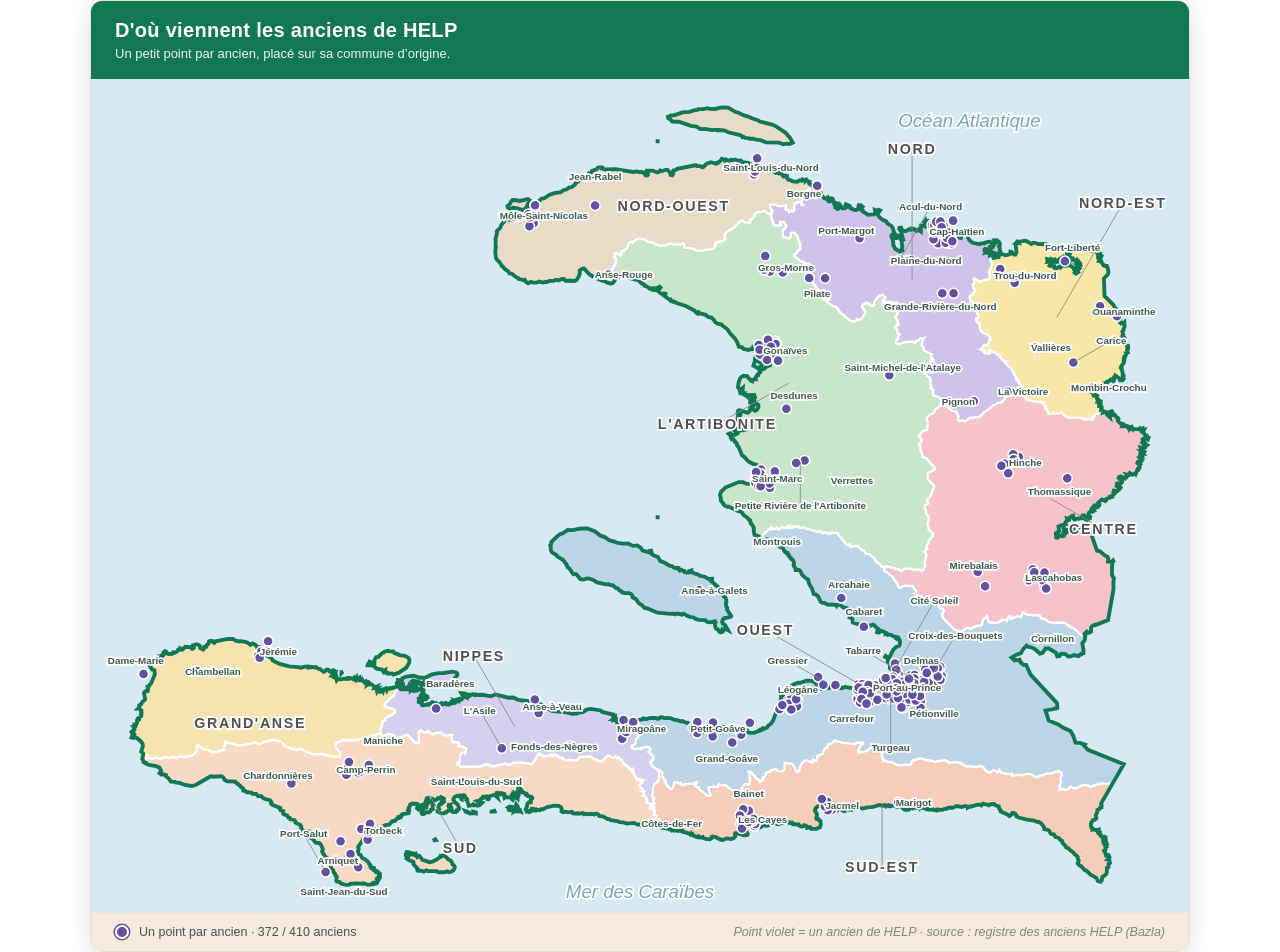
<file: map/alumni-origins-map-fr.html>
<!DOCTYPE html>
<html lang="fr">
<head>
<meta charset="utf-8">
<meta name="viewport" content="width=device-width, initial-scale=1">
<title>D'où viennent les anciens de HELP</title>
<style>
  * { box-sizing: border-box; margin: 0; padding: 0; }
  body { font-family: 'Poppins', 'Segoe UI', Arial, sans-serif; }
  .map-card { max-width: 1100px; margin: 0 auto; border-radius: 12px; overflow: hidden;
    box-shadow: 0 4px 24px rgba(0,0,0,.12); border: 1px solid #e5e0d5; }
  .map-head { background: #127854; color: #fff; padding: 18px 24px; }
  .map-head h2 { font-size: 20px; font-weight: 700; letter-spacing: .3px; }
  .map-head p { font-size: 13px; opacity: .92; margin-top: 4px; }
  .map-svg-wrap { background: #d7e9f2; }
  .map-svg-wrap svg { display: block; width: 100%; height: auto; }
  .map-foot { background: #F5EADB; padding: 12px 24px; font-size: 12.5px; color: #505050;
    display: flex; align-items: center; gap: 10px; flex-wrap: wrap; }
  .dot-sample { width: 14px; height: 14px; border-radius: 50%; background: #6251A2;
    border: 2.5px solid #fff; box-shadow: 0 0 0 1.5px #6251A2; flex: none; }
  .sample-note { margin-left: auto; font-style: italic; color: #8a8578; }
</style>
</head>
<body>
<div class="map-card">
  <div class="map-head">
    <h2>D'où viennent les anciens de HELP</h2>
    <p>Un petit point par ancien, placé sur sa commune d’origine.</p>
  </div>
  <div class="map-svg-wrap">
<svg viewBox="0 0 1000 760" xmlns="http://www.w3.org/2000/svg" role="img" aria-label="Map of HELP alumni home communes in Haiti">
<rect x="0" y="0" width="1000" height="760" fill="#d7e9f2"/>
<path d="M906.9,503.4L904.8,505.6L905.6,507.5L903.0,506.9L901.2,505.9L895.0,500.3L890.8,498.4L887.1,495.4L879.8,495.2L877.8,495.7L876.1,495.1L874.1,495.2L871.7,494.3L868.4,491.7L866.8,491.8L865.2,491.1L864.4,489.2L863.6,488.5L858.3,488.6L852.3,487.9L849.0,485.8L846.8,490.2L843.4,489.0L842.3,490.1L837.9,491.6L837.7,489.8L836.6,489.2L835.1,490.9L834.1,493.6L832.5,492.7L830.7,492.6L828.3,493.6L827.5,494.7L825.3,495.2L821.3,495.4L817.6,494.7L815.9,489.3L812.5,492.6L811.5,497.2L810.0,498.2L808.0,497.9L804.1,499.0L802.3,500.6L799.9,500.6L798.5,499.7L792.0,503.7L785.7,500.9L778.2,493.7L775.8,490.8L774.6,487.5L775.9,486.5L776.9,484.2L775.0,481.8L773.9,482.6L772.7,482.0L771.7,479.6L769.2,476.6L766.8,477.1L766.6,475.7L765.5,475.1L762.9,475.3L760.2,474.3L756.4,471.4L754.8,471.3L749.4,468.5L750.9,467.6L751.5,466.2L750.8,465.1L749.4,464.6L748.5,461.9L741.6,461.4L739.6,462.0L738.1,463.2L736.3,463.6L735.1,462.3L734.7,460.0L731.7,456.4L731.0,454.5L726.0,450.0L723.1,448.5L722.1,447.4L722.6,445.6L721.6,445.1L724.4,443.6L728.1,445.0L729.1,444.5L730.3,444.9L732.1,446.0L734.5,446.1L737.6,447.7L739.0,447.4L741.0,445.8L746.1,445.8L749.4,447.0L754.0,446.4L756.6,448.0L758.4,447.0L759.8,443.0L759.4,440.0L760.8,433.5L758.9,430.3L761.7,427.7L760.7,427.2L761.1,425.0L762.8,422.3L762.7,420.4L766.3,416.9L766.9,414.1L763.1,410.5L762.6,409.3L761.7,404.3L763.0,401.5L762.7,398.4L760.5,395.6L760.5,393.2L759.2,389.9L760.2,387.8L762.5,386.6L761.5,384.3L762.0,382.1L764.4,380.0L765.6,377.7L766.3,374.3L767.9,371.6L767.9,370.6L762.5,365.0L761.8,359.5L762.2,358.8L768.2,355.6L768.6,354.3L764.8,350.5L761.2,345.7L757.1,344.0L757.3,342.0L755.4,338.7L755.2,334.9L754.1,333.5L754.4,332.3L756.2,329.9L756.3,328.4L753.7,325.2L755.0,324.3L756.7,321.3L759.1,319.9L761.4,319.7L762.3,312.9L761.2,309.5L761.3,308.5L762.5,306.7L764.9,305.0L766.3,305.0L768.2,302.9L769.1,300.9L773.9,297.0L773.9,296.2L776.6,296.8L780.4,298.5L783.4,301.4L786.0,302.6L788.2,302.3L788.3,303.6L790.2,307.2L789.6,310.5L791.4,311.3L793.7,310.8L796.0,311.9L799.3,309.1L801.2,308.3L803.1,308.6L804.7,307.9L809.0,307.9L809.3,307.1L810.5,306.8L812.0,304.5L813.3,304.1L813.6,302.9L816.7,301.5L817.0,300.6L819.1,299.7L821.4,297.2L824.0,296.4L825.6,295.0L828.7,294.7L829.8,293.8L832.5,290.9L832.1,289.8L832.5,288.1L836.8,287.1L838.4,288.3L840.1,287.6L842.3,285.2L843.8,284.6L846.5,285.8L852.5,292.1L858.5,293.6L867.5,294.5L867.5,296.2L869.8,298.5L868.9,299.6L869.0,300.3L869.7,300.4L871.1,301.8L871.8,304.8L874.3,305.1L876.0,304.4L878.7,305.1L880.9,304.7L883.1,303.3L886.9,306.8L889.4,307.9L895.2,308.7L901.4,308.5L904.8,309.9L909.4,309.5L912.6,310.4L912.9,309.7L912.1,307.7L913.4,307.6L914.1,305.9L915.8,304.5L917.6,304.8L921.2,302.1L922.3,302.8L922.0,303.7L924.8,302.8L925.1,302.1L925.3,305.7L927.9,308.0L927.5,306.0L927.9,306.0L928.1,304.4L928.8,304.1L928.8,302.8L929.7,302.5L930.3,303.2L930.5,304.8L929.9,306.0L931.8,306.3L932.5,306.0L934.0,308.2L935.1,308.5L935.8,309.5L935.1,311.1L937.5,313.7L938.6,313.9L938.8,315.2L940.3,314.6L941.0,315.9L942.5,315.5L943.4,315.9L942.5,316.4L944.0,316.4L944.9,318.1L945.2,316.9L947.1,316.9L947.3,317.8L948.0,317.1L949.2,319.1L949.5,318.7L953.8,319.1L954.3,318.7L955.6,319.4L955.8,318.7L956.2,319.1L956.9,318.7L956.9,319.1L957.4,318.7L957.7,319.4L957.1,320.7L957.8,320.0L957.8,320.7L958.6,320.3L958.4,320.7L959.3,323.2L961.1,325.1L959.5,326.4L961.7,325.7L961.7,326.4L961.9,326.0L963.2,326.6L963.0,327.1L962.6,326.6L962.3,328.0L961.4,327.3L961.4,326.6L958.9,327.3L958.9,328.0L958.0,328.3L958.4,328.9L958.0,328.9L957.8,330.3L958.4,330.5L958.4,331.2L957.8,331.5L959.5,333.0L960.4,332.4L960.8,333.5L961.7,333.7L961.1,334.4L961.1,335.0L961.4,335.0L960.4,335.3L960.2,334.7L959.9,335.0L958.9,335.0L958.9,334.7L958.0,336.3L955.9,335.6L956.2,336.6L955.0,336.9L957.8,337.6L957.8,338.3L959.5,339.4L959.3,339.8L958.7,339.4L958.7,340.4L956.9,339.9L958.2,341.3L957.3,341.3L957.4,342.1L955.7,341.5L955.6,342.0L956.3,342.0L956.5,343.6L956.3,344.0L955.6,343.6L955.6,344.2L956.3,344.7L955.1,345.0L957.4,347.2L956.9,347.8L955.6,347.4L955.6,347.8L953.2,348.8L952.0,348.4L952.8,349.0L952.8,349.7L955.6,351.3L954.7,352.6L955.0,353.6L954.4,354.2L954.7,354.5L953.9,356.1L952.8,356.7L952.9,357.9L952.5,357.1L951.5,359.6L951.1,359.0L948.7,360.5L946.2,358.9L945.5,360.5L943.5,360.2L944.1,360.9L943.2,362.5L942.5,362.3L941.6,363.9L937.7,361.9L936.3,362.4L935.9,363.4L936.8,364.4L938.3,364.8L939.2,366.6L938.9,367.6L937.4,368.6L935.0,368.2L934.3,368.6L934.1,370.8L935.2,371.4L937.1,371.4L937.7,372.1L936.1,374.1L933.5,376.1L933.1,375.0L931.5,374.8L931.3,375.6L932.8,375.9L932.8,376.9L932.2,377.6L931.5,377.1L931.2,377.5L931.3,378.6L930.8,379.1L928.5,380.1L929.2,380.8L925.7,382.0L925.0,383.0L924.5,382.8L923.6,384.3L920.7,382.9L919.1,384.2L917.4,385.8L918.5,387.4L918.2,388.4L917.1,388.7L917.0,389.8L915.8,390.2L914.7,388.2L913.9,388.3L911.3,391.6L911.8,392.2L913.1,392.2L913.7,393.2L911.8,394.2L910.6,393.6L908.7,395.2L908.5,397.4L910.0,398.6L909.8,399.9L908.6,400.2L907.9,401.4L907.1,401.6L904.9,400.5L905.6,399.3L904.7,397.4L904.0,397.4L904.2,398.0L903.7,398.4L902.6,398.6L902.9,399.4L902.4,399.7L899.7,400.5L898.2,400.2L895.9,401.3L895.0,400.7L894.5,397.7L893.2,398.0L893.0,398.8L891.7,399.2L891.1,400.9L888.7,400.2L889.0,402.3L887.4,403.8L887.8,405.5L886.1,405.8L886.0,407.0L885.5,407.2L884.2,406.4L881.1,407.6L881.7,411.4L881.4,412.4L880.2,412.8L880.2,413.4L878.8,413.9L879.0,417.6L879.7,417.8L880.1,416.6L880.8,416.9L881.4,415.3L883.5,416.2L885.9,416.0L885.9,414.0L885.4,413.4L885.7,412.1L886.3,411.9L885.9,410.5L886.6,410.5L888.1,412.4L887.9,413.2L888.5,412.6L888.2,411.8L889.4,412.1L890.0,411.4L889.6,410.5L891.2,410.7L891.6,409.7L892.7,409.4L893.0,408.2L893.9,408.0L895.0,410.5L897.0,408.6L897.9,408.9L898.5,408.2L898.7,408.6L897.2,410.2L900.0,410.5L901.2,409.8L901.8,410.5L901.8,411.8L903.1,411.4L904.9,412.3L904.6,413.4L907.0,412.7L907.0,413.7L907.6,413.9L908.8,412.1L909.4,412.7L911.8,413.4L911.3,415.5L916.2,429.6L918.6,429.9L924.0,434.4L925.6,435.1L926.6,436.9L926.2,439.4L929.6,439.8L930.8,438.5L931.2,439.2L930.2,440.5L929.9,449.4L929.9,451.9L931.7,454.9L931.2,457.4L931.2,464.7L926.3,492.8L914.8,497.4L914.1,497.0L911.5,498.6L910.8,499.9L910.8,503.4L909.6,504.4L908.1,504.4L906.9,503.4Z" fill="#f6c3cb" stroke="#ffffff" stroke-width="2"/>
<path d="M65.2,618.5L62.7,619.1L59.3,618.0L55.0,619.1L53.2,618.3L52.6,618.6L52.6,617.1L51.2,616.1L51.5,617.9L49.8,619.3L47.1,618.8L47.6,614.5L45.7,612.6L47.2,607.6L47.2,606.2L45.7,603.6L42.2,600.4L39.9,599.6L38.5,600.1L36.9,599.7L37.2,599.0L38.5,598.7L39.3,597.3L38.7,597.0L39.2,596.5L38.7,595.4L37.0,595.2L36.8,594.7L39.5,592.6L38.8,590.5L39.9,590.6L40.4,590.1L40.5,589.1L39.8,588.9L40.6,588.5L40.1,587.6L41.0,587.5L42.0,586.3L41.9,584.3L43.7,583.5L43.8,582.9L43.1,582.2L45.8,580.2L45.9,578.9L45.4,578.5L46.0,577.2L45.6,576.1L45.9,575.1L43.6,573.5L42.7,573.5L44.1,572.0L43.8,570.7L44.2,570.1L45.6,569.4L46.5,567.7L49.3,565.0L48.3,559.1L49.3,558.3L49.3,557.8L51.0,556.9L51.6,557.2L52.0,555.9L51.5,553.6L52.6,553.4L52.9,552.4L54.7,550.5L58.2,542.1L57.7,538.5L55.9,538.0L53.6,534.6L54.6,533.9L55.0,531.9L54.6,531.0L56.3,529.4L57.2,529.6L57.4,529.0L59.8,528.0L60.7,525.9L63.4,525.6L64.6,526.8L64.6,524.9L66.0,524.6L66.8,523.7L66.1,522.2L67.3,521.1L68.3,521.4L68.6,522.3L70.7,523.8L72.8,523.4L73.6,523.7L74.8,522.2L75.9,522.6L78.3,521.4L79.4,519.6L80.2,519.3L80.4,519.8L81.1,519.8L81.3,518.5L83.5,519.5L85.8,517.1L90.7,517.5L91.5,517.7L91.9,519.0L92.4,519.1L93.7,518.0L93.0,515.8L96.3,514.8L98.4,515.6L99.2,516.6L99.4,518.2L102.2,519.7L103.5,518.2L103.3,517.2L105.1,517.0L105.4,515.4L107.2,514.1L106.9,513.6L107.4,513.1L107.2,512.4L108.7,511.8L111.6,512.1L112.2,512.4L111.9,513.4L112.3,513.6L113.7,512.1L115.2,512.1L117.0,511.3L124.5,510.0L129.3,510.0L131.6,511.5L135.5,512.3L137.1,512.0L142.4,513.2L145.2,515.4L147.1,514.1L150.5,515.9L151.3,517.5L153.9,517.4L154.0,518.3L156.8,519.9L156.3,522.2L157.1,523.5L163.9,527.1L165.5,529.7L172.8,533.0L180.6,534.9L190.5,535.8L191.0,536.3L194.8,535.2L197.2,535.1L197.7,536.0L198.9,535.4L199.7,536.0L200.8,535.4L203.7,535.9L204.6,535.5L207.2,537.3L208.5,537.3L211.9,540.0L213.0,539.6L214.6,537.8L216.3,538.1L217.1,539.4L219.6,539.4L219.4,540.2L220.1,540.3L220.0,540.8L220.7,540.3L221.9,540.2L221.3,541.0L220.1,541.0L220.5,541.9L219.6,543.1L222.1,543.0L221.9,543.9L221.0,544.1L220.9,543.6L220.7,544.2L220.8,544.8L221.7,545.2L222.4,545.1L223.2,543.7L223.4,545.0L224.1,545.5L224.1,546.1L223.4,546.0L223.8,547.5L224.5,546.6L228.0,546.8L230.8,546.1L232.4,546.4L233.5,545.5L233.9,545.5L233.8,546.3L234.6,546.5L236.1,545.7L238.3,546.3L239.4,545.4L239.5,546.0L240.2,545.5L240.5,545.8L240.2,547.2L241.0,547.7L242.0,545.6L242.2,546.4L243.7,545.6L243.5,546.4L244.2,546.3L244.4,547.3L245.5,546.7L245.4,547.4L246.5,547.4L246.4,547.8L248.5,548.8L249.1,549.5L250.1,548.8L250.5,550.1L251.3,549.5L251.9,550.6L252.3,550.1L252.0,549.7L252.6,549.4L253.0,550.0L252.6,550.9L253.3,550.4L253.6,550.9L253.9,550.6L254.7,551.4L255.5,551.4L256.3,552.1L256.2,553.1L256.6,552.4L258.3,553.4L258.1,554.3L259.3,553.8L258.6,554.7L260.1,554.6L259.7,554.9L260.9,556.3L260.4,557.3L260.5,557.7L261.0,556.9L262.7,556.6L263.2,557.1L263.6,556.6L264.3,557.1L264.1,557.9L264.6,558.0L264.8,557.4L264.3,556.9L265.0,555.9L265.4,555.9L265.0,556.9L265.7,556.5L266.0,557.1L266.3,555.9L268.7,554.9L269.4,556.6L270.3,554.9L272.2,555.2L275.9,554.0L276.9,554.2L278.6,553.1L279.3,553.3L278.1,554.6L279.4,555.6L279.4,556.4L277.5,558.0L275.5,562.4L272.1,564.5L270.9,566.3L268.4,568.2L267.3,570.7L267.8,571.5L269.6,572.3L275.9,574.0L277.1,575.0L277.3,575.8L275.8,577.9L268.4,582.1L268.1,584.2L266.1,585.1L265.4,586.0L265.0,590.1L264.0,590.4L263.7,596.3L261.9,596.3L250.3,600.1L245.7,601.0L243.4,602.2L242.4,601.9L236.9,602.4L235.1,602.1L232.9,602.6L231.8,602.0L223.7,604.4L223.0,604.9L222.8,605.9L222.8,608.3L225.5,612.4L227.1,613.0L226.3,617.2L222.7,617.5L218.8,616.6L217.4,616.9L216.4,616.0L214.8,616.4L211.0,614.7L204.0,615.2L201.1,614.7L200.2,613.8L199.7,614.4L199.4,613.7L197.7,613.5L191.6,610.1L187.4,610.8L182.2,610.0L181.0,608.8L177.3,608.2L172.7,603.4L168.1,602.8L166.0,602.0L159.9,603.6L158.0,603.4L154.2,605.7L152.3,605.8L149.9,604.2L142.2,606.0L137.0,607.0L135.6,606.6L133.9,607.3L128.9,605.3L125.7,605.2L122.9,603.2L122.2,603.8L122.1,607.3L120.3,608.6L121.0,610.2L120.4,611.4L117.9,611.4L116.3,612.5L111.7,613.2L108.3,612.6L106.7,610.9L102.9,610.9L97.4,606.4L96.7,607.4L97.1,609.5L96.7,611.7L92.6,615.9L89.7,616.8L87.5,616.7L85.7,617.9L84.1,617.3L82.5,617.6L81.5,616.8L77.4,618.2L74.2,617.3L72.7,618.2L68.7,618.0L67.0,617.3L66.4,618.1L65.2,618.5ZM229.5,540.1L228.9,540.2L228.1,541.1L228.1,540.2L229.0,539.7L229.5,540.1ZM221.3,539.2L220.8,539.8L220.2,539.4L220.8,538.5L221.3,539.2ZM254.7,531.0L256.5,531.4L256.6,532.2L255.9,533.4L254.8,534.4L253.6,534.4L253.3,533.8L252.0,534.1L252.3,532.8L253.7,531.4L253.8,530.7L254.7,531.0ZM271.4,521.1L275.3,521.4L275.9,522.5L281.1,524.7L285.1,525.2L288.6,526.6L289.6,527.5L290.0,529.2L289.9,531.4L289.2,533.2L286.6,536.7L282.1,539.9L278.3,541.7L275.5,542.4L274.2,541.4L270.9,541.6L270.4,541.0L269.5,541.1L268.8,540.1L267.3,540.5L267.1,539.8L267.8,539.4L267.9,538.4L266.9,539.1L266.9,540.1L266.5,540.1L265.0,537.9L260.2,537.0L258.1,535.3L258.2,529.1L259.3,527.0L261.6,526.3L265.3,522.8L266.6,522.4L267.3,521.5L270.3,520.8L271.4,521.1ZM192.5,399.2L192.5,399.1L192.5,399.1L192.5,399.2L192.5,399.2Z" fill="#f7e3b0" stroke="#ffffff" stroke-width="2"/>
<path d="M760.2,429.4L758.8,430.8L760.4,432.3L760.8,433.5L759.4,440.0L759.8,443.0L757.7,447.7L756.6,448.0L754.0,446.4L749.4,447.0L746.1,445.8L742.3,445.8L741.0,445.8L739.0,447.4L737.6,447.7L734.5,446.1L732.1,446.0L729.1,444.5L728.1,445.0L725.7,443.8L723.2,443.9L721.6,445.1L720.1,444.2L718.4,441.9L717.3,441.4L714.3,438.5L712.7,435.7L711.3,435.3L709.0,432.7L708.3,433.0L705.4,432.2L703.6,429.0L702.6,429.4L701.1,428.3L701.0,427.5L698.2,426.4L698.7,425.3L696.3,425.2L692.5,426.6L691.8,426.2L691.0,424.0L690.0,423.9L689.4,424.8L688.5,424.6L679.2,413.2L676.6,413.6L674.9,413.0L673.2,414.4L672.0,414.3L671.1,413.4L669.7,413.6L667.9,413.0L666.0,413.8L664.5,412.3L660.2,412.3L658.9,411.1L656.5,411.2L654.3,409.7L651.9,409.9L647.4,408.1L646.1,408.9L645.0,408.7L645.2,408.4L644.4,407.6L642.9,407.9L639.9,407.3L639.1,409.0L638.0,409.2L638.0,408.4L636.8,408.5L636.4,407.0L635.2,408.4L634.7,407.3L634.0,407.4L634.1,408.3L633.2,409.1L630.5,408.4L629.3,408.6L628.1,409.0L626.9,410.3L625.7,410.1L624.7,408.7L622.7,409.9L620.1,409.9L620.6,408.6L620.0,408.1L619.1,408.4L618.2,410.3L616.8,410.4L615.8,411.9L613.4,413.4L613.2,414.2L611.5,415.5L611.3,416.6L610.5,416.9L609.9,418.9L608.3,416.6L604.3,415.1L603.5,411.2L603.7,408.8L601.5,405.1L600.9,404.8L600.6,402.1L599.4,401.7L598.1,399.9L594.0,396.8L592.8,394.5L588.6,393.3L587.4,392.2L583.3,390.8L581.2,389.5L579.7,389.6L577.1,388.6L573.9,384.3L572.8,379.0L573.8,376.0L575.0,374.5L576.9,372.6L579.4,371.2L583.3,369.6L584.8,369.5L587.4,367.9L590.7,367.0L593.9,367.2L596.5,368.5L603.6,368.8L606.4,366.8L609.0,366.3L611.0,364.4L612.2,362.2L611.9,361.5L613.2,358.3L612.8,355.1L609.5,352.8L608.3,352.7L605.7,351.2L603.3,350.7L598.8,348.4L594.5,343.7L593.4,343.2L592.1,341.3L592.2,340.6L589.9,335.3L588.4,333.6L588.1,331.9L586.4,330.6L586.5,329.9L585.3,328.5L583.9,328.4L583.9,327.4L582.8,326.9L583.0,325.6L580.8,323.3L582.3,322.7L583.8,323.9L585.1,324.1L586.3,323.8L587.3,322.0L587.5,323.6L589.0,322.8L590.4,320.3L591.3,319.7L594.4,320.0L596.0,319.5L594.7,317.7L593.9,317.7L592.6,316.4L590.4,317.0L589.3,319.4L589.4,320.3L588.5,321.6L585.7,319.9L585.2,319.1L585.8,317.8L587.4,317.7L588.7,315.7L589.1,305.0L590.2,304.3L589.5,305.1L589.2,306.7L589.6,307.6L590.5,307.5L591.6,305.7L591.4,304.5L590.3,303.3L589.4,304.5L589.0,303.6L589.4,302.3L590.3,301.7L591.7,301.8L597.9,304.0L599.9,302.5L600.7,300.6L600.3,299.9L601.7,298.5L602.9,298.9L602.8,300.8L604.7,302.2L606.5,301.2L607.9,298.8L607.7,296.8L605.4,295.3L605.8,296.1L604.7,296.4L604.5,296.1L604.9,295.6L604.8,295.2L604.5,295.9L603.6,296.2L602.6,297.9L601.7,297.2L603.0,295.0L602.2,294.0L603.7,294.3L604.1,293.7L604.1,294.6L604.5,294.5L604.0,293.4L602.6,292.7L604.8,290.2L604.0,287.7L598.6,288.0L597.7,289.2L596.8,287.9L595.5,288.0L594.2,287.1L594.7,286.2L593.2,286.2L593.6,281.4L592.3,282.5L590.6,282.1L592.3,285.1L592.1,286.3L591.4,286.2L590.7,282.9L589.3,280.8L589.7,277.1L590.9,273.2L592.1,271.5L594.2,270.3L597.8,270.7L598.2,271.7L601.0,274.7L601.7,274.3L602.2,274.7L602.3,274.1L603.2,274.1L604.7,272.7L605.4,273.0L605.3,272.1L606.5,269.9L607.3,269.1L607.8,269.3L608.5,267.6L609.5,266.9L608.8,265.3L609.1,264.4L603.3,261.1L604.6,257.0L604.6,255.0L605.5,252.9L606.8,251.7L607.6,251.5L608.8,254.0L607.5,257.0L608.5,257.8L611.7,258.6L611.6,259.8L609.8,261.6L612.2,264.2L613.6,263.6L614.4,262.5L618.4,260.6L618.9,258.1L617.8,256.7L616.6,256.5L616.7,255.5L614.9,253.5L613.0,252.7L613.0,248.0L613.7,247.6L613.5,246.1L614.1,244.4L612.1,243.4L614.0,243.2L614.0,242.6L611.3,242.2L608.6,243.5L609.0,244.1L610.2,243.7L608.5,245.3L608.0,245.3L607.5,244.2L605.8,244.3L606.0,243.1L606.5,244.0L607.2,243.3L605.3,242.5L604.6,243.5L603.1,243.9L602.9,246.0L600.4,246.1L598.7,246.8L594.0,245.8L593.0,244.3L590.1,243.9L588.4,239.5L586.4,236.2L582.4,232.0L579.6,228.0L575.0,224.5L574.4,223.6L570.3,222.7L568.2,221.1L567.5,219.6L565.1,217.3L562.5,216.9L559.7,214.8L554.5,213.4L553.0,214.0L552.4,213.7L552.5,212.6L551.5,212.9L549.6,210.9L541.7,206.7L533.3,204.1L531.8,203.0L530.2,202.9L529.9,202.3L528.1,202.1L527.8,200.7L526.5,200.7L522.9,198.2L523.2,195.6L522.7,195.5L522.5,197.1L522.0,197.1L521.0,196.7L520.6,195.7L518.7,195.2L516.7,193.3L516.8,192.1L518.7,189.9L517.9,189.1L516.2,190.1L516.0,191.5L514.9,192.3L511.1,191.9L510.9,191.2L511.4,190.6L508.7,190.8L506.2,188.9L504.0,188.2L503.7,187.2L501.7,186.4L501.6,185.8L501.1,185.8L498.8,183.4L482.7,179.4L479.2,180.4L478.5,181.1L478.1,180.8L476.7,182.7L476.8,183.7L476.2,184.3L476.6,182.8L474.6,182.3L473.5,180.7L472.0,179.9L472.0,178.8L473.8,176.4L474.4,174.3L477.8,167.6L478.1,166.0L477.5,164.8L478.0,163.9L477.8,163.0L476.5,162.1L477.0,158.8L478.5,158.5L481.4,160.6L482.5,160.7L483.2,159.7L481.9,158.6L482.7,157.5L487.9,154.5L490.2,148.8L492.3,148.2L493.4,148.8L496.2,146.2L498.9,145.2L504.0,146.0L505.5,146.5L507.4,148.3L512.5,148.9L513.4,150.1L518.6,151.8L521.5,151.4L523.0,151.8L526.7,149.8L528.6,149.8L531.3,151.0L533.3,150.5L536.3,150.7L539.6,149.5L540.5,150.6L540.4,153.5L549.4,154.7L550.1,156.0L555.7,156.4L562.0,155.1L565.7,155.0L567.8,153.9L568.6,152.3L568.4,149.3L569.4,148.6L571.6,148.7L572.9,147.7L574.8,147.6L576.8,146.5L577.3,146.0L577.0,143.9L577.4,141.7L578.5,140.0L581.7,137.5L586.0,135.0L588.7,131.8L592.0,129.3L594.0,129.2L594.8,130.1L597.4,131.1L599.4,130.9L600.4,130.0L600.4,128.4L602.2,127.3L603.8,125.5L604.2,123.3L605.2,122.0L606.8,121.2L609.2,121.3L613.4,119.9L616.5,122.3L620.3,122.2L619.2,124.0L621.7,132.6L623.4,133.4L628.3,133.3L627.3,130.2L631.5,130.2L633.4,134.2L632.4,135.0L632.2,136.3L630.3,137.5L629.9,138.4L630.4,144.0L633.2,144.3L635.4,145.2L636.2,145.0L637.5,143.0L637.2,141.6L637.9,140.0L640.9,140.1L642.7,141.8L646.1,151.2L646.2,154.6L645.8,154.5L642.2,159.3L641.7,159.0L640.4,160.3L640.9,161.8L642.4,162.4L646.0,165.8L648.9,166.4L651.0,168.1L652.9,168.0L654.0,168.6L653.2,174.1L654.6,175.8L655.5,182.1L656.8,184.7L664.4,194.2L664.1,197.6L666.2,199.7L669.5,201.2L671.0,200.1L672.9,199.9L670.4,202.6L671.0,203.6L675.5,206.7L677.7,207.2L680.0,208.9L681.7,211.9L690.0,218.9L692.3,220.3L694.9,220.7L696.7,220.2L697.3,218.4L699.5,219.3L702.2,217.8L705.4,212.5L702.2,207.8L702.7,205.6L706.4,203.5L707.2,203.7L707.5,204.8L709.0,204.3L710.2,206.1L712.4,206.7L713.4,205.4L713.0,203.7L713.5,202.6L716.3,198.7L717.1,198.7L717.5,197.7L718.5,197.1L721.5,196.5L722.2,197.9L723.5,198.7L723.4,200.0L722.5,201.1L721.1,201.8L721.6,202.3L721.0,205.4L721.6,205.6L723.5,203.1L727.4,202.7L731.3,203.8L733.6,203.3L734.6,204.0L735.3,207.0L736.4,207.9L735.1,209.4L735.1,212.6L734.4,213.1L734.5,214.5L732.5,216.9L733.5,218.5L734.4,218.9L735.4,224.2L733.8,224.4L732.3,226.1L734.2,227.8L734.4,231.5L736.5,232.3L735.8,232.9L735.4,235.9L735.1,235.7L733.8,238.2L733.3,240.6L736.0,241.7L740.4,239.8L746.4,239.0L748.4,239.2L750.5,240.3L751.2,238.3L753.8,238.0L755.3,236.2L758.9,235.9L757.6,237.7L756.5,243.0L758.1,243.9L758.7,247.0L766.2,250.9L765.3,251.9L765.3,253.2L767.5,255.6L767.1,256.1L767.5,256.9L764.9,256.3L764.7,259.7L765.5,262.2L764.8,265.1L765.6,267.6L761.8,266.4L761.3,266.5L761.1,267.1L760.6,266.8L759.2,267.5L761.5,270.9L763.2,271.4L764.5,272.8L765.1,274.6L764.2,276.5L766.0,281.4L765.0,281.6L767.1,283.3L766.7,287.0L767.2,287.9L772.2,289.9L773.0,291.2L774.7,292.5L773.9,297.0L769.1,300.9L768.2,302.9L766.3,305.0L764.2,305.3L761.3,308.5L761.3,310.4L762.3,312.9L761.4,319.7L759.1,319.9L756.7,321.3L755.0,324.3L753.7,325.2L756.3,328.4L756.2,329.9L754.4,332.3L754.1,333.5L755.2,334.9L755.4,338.7L757.3,342.0L757.1,344.0L761.2,345.7L764.8,350.5L768.6,354.3L768.2,355.6L762.2,358.8L761.8,359.5L762.5,365.0L767.9,370.6L767.9,371.6L766.1,375.0L765.3,378.3L764.4,380.0L762.0,382.1L761.5,384.3L762.5,386.6L760.2,387.8L759.3,389.2L759.4,391.3L760.5,393.2L760.5,395.6L762.7,398.4L763.0,401.5L761.7,404.3L762.6,409.3L763.1,410.5L766.9,414.1L766.3,416.9L762.7,420.4L762.8,422.3L761.1,425.0L760.7,427.2L761.7,427.7L760.2,429.4ZM601.2,291.2L601.4,292.4L600.5,293.5L600.9,294.5L600.3,294.5L600.6,290.4L601.2,291.2ZM476.1,184.5L476.1,184.4L476.2,184.3L476.2,184.5L476.0,184.6L476.1,184.5Z" fill="#c8e6c9" stroke="#ffffff" stroke-width="2"/>
<path d="M509.6,622.2L511.8,626.4L515.9,628.8L517.6,632.1L517.7,636.8L516.7,639.2L512.8,642.9L511.9,645.9L511.8,650.2L511.0,652.1L511.7,654.0L513.2,655.1L512.2,656.7L512.6,658.4L513.2,659.1L512.8,662.4L511.8,663.9L512.4,665.3L511.0,665.7L510.7,664.7L511.5,664.3L511.5,663.6L509.6,664.6L508.7,664.4L510.2,662.6L509.4,661.8L510.7,660.5L506.1,659.1L505.9,658.4L506.7,656.8L506.4,655.5L505.4,655.5L505.4,654.3L503.8,653.7L504.4,652.7L502.6,652.6L503.6,651.6L503.2,650.4L503.8,649.0L502.2,648.8L502.9,648.5L502.4,646.6L500.4,645.6L499.9,643.9L499.1,643.2L501.9,640.7L500.9,639.9L502.4,638.7L501.1,638.6L500.9,637.9L499.9,638.9L499.1,637.8L498.0,638.6L497.6,637.7L496.9,637.8L495.2,633.8L494.4,633.5L494.0,631.0L492.8,631.0L493.5,629.5L493.2,628.2L492.3,628.6L492.7,629.4L490.2,628.7L490.0,626.9L488.3,626.3L488.0,625.5L484.7,623.4L483.6,620.6L481.1,618.8L480.3,617.6L479.0,618.1L477.7,617.2L477.1,617.8L476.6,617.6L475.6,618.6L472.8,617.0L470.2,616.6L465.4,621.6L462.8,621.5L460.0,619.6L458.0,619.4L455.6,617.3L452.9,616.9L449.9,617.5L445.7,617.4L442.3,620.9L436.1,620.2L432.2,620.7L431.1,620.3L429.7,618.3L428.7,618.7L426.4,617.8L423.3,615.6L420.6,615.6L420.9,616.3L420.2,616.4L419.2,615.3L418.5,616.0L417.3,615.9L417.0,616.4L412.9,617.3L411.8,616.9L411.0,615.6L410.1,615.8L409.1,614.6L408.7,615.2L408.3,614.8L407.6,615.5L407.2,615.0L403.3,622.2L401.1,624.2L398.6,623.3L391.2,622.7L386.3,623.0L385.2,622.5L382.7,624.4L380.7,624.6L377.2,623.6L367.6,625.8L363.9,625.9L363.4,624.9L360.1,624.3L357.7,624.9L356.5,625.8L352.8,626.3L336.6,626.4L334.4,622.6L333.5,623.6L333.5,622.8L336.1,621.7L335.8,618.8L336.5,614.8L339.3,613.0L340.4,612.8L340.7,613.6L341.8,609.8L340.1,609.3L339.3,608.2L338.5,608.8L337.3,607.8L335.2,607.6L335.1,604.8L334.1,604.1L330.4,604.1L328.7,602.1L328.6,598.9L329.0,597.5L326.7,597.4L324.7,598.1L321.4,597.6L318.8,595.3L313.5,595.8L311.7,597.0L309.3,596.0L307.8,594.2L306.4,594.4L304.6,595.7L299.9,593.2L299.3,594.2L298.6,594.1L298.8,603.6L297.1,605.2L295.4,604.5L290.3,599.7L288.8,597.7L287.3,597.3L282.6,599.5L277.3,599.1L275.5,597.5L270.4,596.5L266.6,598.5L265.7,598.3L263.7,596.3L264.0,590.4L265.0,590.1L265.4,586.0L266.1,585.1L268.1,584.2L268.4,582.1L274.6,578.8L276.9,576.7L277.1,575.0L275.9,574.0L269.6,572.3L267.8,571.5L267.3,570.7L268.4,568.2L270.9,566.3L272.1,564.5L275.5,562.4L277.5,558.0L279.4,556.4L279.4,555.6L278.1,554.6L278.9,554.1L279.5,552.7L280.8,552.8L282.9,552.0L282.9,550.6L278.5,550.6L279.4,549.9L279.5,548.6L280.4,548.9L280.2,548.1L281.1,548.3L280.8,547.5L283.1,547.9L283.1,546.5L283.6,545.8L284.4,545.8L285.9,544.6L289.5,543.7L293.7,543.5L299.4,545.1L303.7,545.5L312.4,541.8L329.1,539.8L332.5,540.5L333.5,541.5L333.7,543.0L331.7,545.3L329.2,549.6L324.7,552.5L322.4,552.0L319.6,552.4L317.9,551.4L316.4,551.8L315.8,551.1L311.6,550.1L307.5,550.5L307.9,551.0L307.6,551.7L302.0,551.7L300.7,552.2L300.4,551.6L301.7,550.6L301.8,550.0L300.5,550.7L297.9,548.4L295.7,548.6L293.4,547.9L292.6,548.4L293.8,549.1L296.0,549.4L295.9,550.7L295.0,552.1L294.1,551.8L293.5,552.6L292.0,552.0L292.0,552.8L290.7,553.1L289.9,552.2L289.6,553.3L287.0,554.2L286.2,555.3L284.2,554.1L284.0,552.8L281.7,554.6L281.5,555.4L282.0,555.8L282.8,555.4L282.8,554.5L283.9,555.4L284.4,555.3L284.8,556.0L286.1,555.5L288.3,555.9L289.0,555.4L289.7,556.0L290.3,554.9L291.4,554.6L291.8,556.6L292.8,555.6L292.8,554.9L294.6,554.9L294.5,557.4L295.2,557.3L295.3,555.3L296.1,554.6L296.6,554.6L297.8,556.5L299.0,555.7L301.6,556.3L301.7,558.0L302.6,558.3L302.6,558.8L300.9,560.5L301.1,561.9L300.1,562.0L299.3,564.3L298.6,564.5L299.1,565.7L298.5,566.4L298.5,567.4L301.3,568.2L301.0,569.3L301.5,570.3L302.9,570.5L306.7,569.9L306.6,569.5L309.4,568.9L310.2,568.1L311.0,568.9L312.3,568.7L312.5,569.4L313.2,569.6L313.1,568.7L313.9,569.2L314.4,568.9L314.9,570.1L315.8,569.4L317.3,569.9L318.2,569.2L318.4,569.9L319.4,569.1L319.7,569.8L321.9,569.1L322.6,568.3L323.0,568.4L322.4,569.6L322.7,569.1L323.7,569.6L324.3,568.9L325.9,569.7L326.3,568.9L327.0,568.9L328.1,567.9L328.4,568.7L328.9,568.6L328.4,567.0L329.4,566.5L329.5,567.8L329.8,566.0L330.3,566.0L329.8,568.3L330.0,567.9L331.6,568.1L331.8,567.5L333.6,566.8L333.4,565.1L334.2,564.9L333.7,565.4L333.9,566.3L334.9,566.8L335.2,566.0L336.4,565.6L336.9,564.3L338.1,564.3L338.7,563.3L340.3,562.7L342.0,563.4L341.9,562.7L340.7,562.6L341.5,562.1L343.6,562.5L344.2,562.2L344.1,560.8L344.6,560.7L345.6,561.3L347.6,560.3L349.8,561.2L350.4,560.5L352.4,561.0L356.4,560.8L364.2,562.2L368.3,560.5L380.2,563.5L384.5,563.3L389.0,565.4L400.3,566.8L402.9,567.8L403.8,569.1L404.1,568.3L408.5,569.0L415.7,572.2L416.9,573.7L420.1,575.6L423.4,575.7L424.0,576.2L429.8,575.9L430.7,576.7L433.2,576.9L438.6,578.4L440.0,577.7L441.7,578.0L443.8,577.1L447.2,576.9L449.9,575.6L450.7,574.6L452.5,574.1L455.3,573.7L464.1,575.1L465.7,576.5L475.6,578.9L475.6,581.8L476.6,580.6L476.9,581.5L477.2,581.3L477.1,582.2L475.9,583.0L476.4,583.0L476.3,583.6L477.4,583.2L477.8,583.7L478.3,582.9L478.2,583.5L479.2,583.3L478.5,584.7L478.8,585.3L479.4,584.4L480.0,584.5L479.9,583.7L480.6,583.8L480.5,585.3L479.3,585.1L479.2,585.5L480.0,585.8L481.0,585.0L481.7,585.3L481.5,586.0L482.5,586.9L482.1,587.0L482.1,587.8L481.4,587.8L482.1,588.6L482.4,588.2L484.2,589.2L484.3,588.8L486.3,589.6L486.9,588.5L487.8,588.5L488.6,587.6L491.9,588.5L493.2,586.2L492.6,585.7L493.5,584.7L495.6,585.0L497.8,583.6L499.9,583.5L498.4,586.6L499.1,588.1L500.3,589.0L501.7,591.7L500.4,592.4L499.3,592.4L498.6,593.2L499.5,594.0L499.9,595.9L498.1,600.1L497.0,600.7L496.5,601.7L495.5,606.0L492.9,606.9L492.5,607.7L493.0,609.5L494.9,610.0L498.7,609.8L499.9,610.3L500.1,609.7L506.0,608.3L508.4,608.8L509.9,610.3L507.8,613.2L511.3,615.9L512.5,618.0L511.6,620.8L510.0,621.3L509.6,622.2ZM484.3,587.3L484.8,587.8L483.7,587.3L483.7,586.6L484.3,587.3ZM335.5,564.9L335.7,565.3L334.3,565.1L334.6,564.6L335.5,564.9ZM339.6,559.6L341.7,559.9L341.9,560.9L342.7,561.5L341.5,561.7L341.0,561.0L338.4,560.8L337.3,560.0L337.6,559.3L339.6,559.6ZM330.8,566.7L331.4,566.7L331.4,567.2L330.7,567.3L330.5,566.1L330.8,566.7ZM306.2,562.2L306.5,563.0L305.8,563.0L305.3,564.7L304.2,564.7L304.1,564.3L303.9,565.0L301.1,565.6L301.3,564.2L300.9,564.4L300.9,564.0L301.5,563.3L302.9,563.4L303.3,562.3L303.9,562.9L304.4,562.6L305.7,562.8L305.7,561.9L306.2,562.2ZM302.7,556.3L302.9,557.1L302.5,557.2L302.0,556.1L302.7,556.3ZM297.0,550.6L297.1,551.0L296.3,552.2L296.4,550.5L297.0,550.6Z" fill="#d5cff0" stroke="#ffffff" stroke-width="2"/>
<path d="M822.5,296.8L821.4,297.2L819.1,299.7L817.0,300.6L816.7,301.5L813.6,302.9L813.3,304.1L812.0,304.5L810.5,306.8L809.3,307.1L809.0,307.9L804.7,307.9L803.1,308.6L801.2,308.3L799.3,309.1L796.0,311.9L793.7,310.8L791.4,311.3L789.6,310.5L790.2,307.2L788.3,303.6L788.2,302.3L786.0,302.6L783.4,301.4L780.4,298.5L776.6,296.8L773.9,296.2L774.7,292.5L774.1,291.7L773.0,291.2L772.2,289.9L767.5,288.0L766.7,287.0L767.1,283.3L765.0,281.6L766.0,281.4L764.2,276.5L765.1,274.6L764.5,272.8L763.2,271.4L761.5,270.9L759.2,267.5L760.6,266.8L761.1,267.1L761.3,266.5L761.8,266.4L765.6,267.6L764.8,265.1L765.5,262.2L764.7,259.7L764.9,256.3L767.5,256.9L767.1,256.1L767.5,255.6L765.3,253.2L765.3,251.9L766.2,250.9L758.7,247.0L758.1,243.9L756.5,243.0L757.6,237.7L758.9,235.9L755.3,236.2L753.8,238.0L751.2,238.3L750.5,240.3L748.4,239.2L746.4,239.0L740.4,239.8L736.0,241.7L733.3,240.6L733.8,238.2L735.1,235.7L735.4,235.9L735.8,232.9L736.5,232.3L734.4,231.5L734.2,227.8L732.3,226.1L733.8,224.4L735.4,224.2L734.4,218.9L733.5,218.5L732.5,216.9L734.5,214.5L734.4,213.1L735.1,212.6L735.1,209.4L736.4,207.9L735.3,207.0L734.6,204.0L733.6,203.3L731.3,203.8L727.4,202.7L723.5,203.1L721.6,205.6L721.0,205.4L721.6,202.3L721.1,201.8L722.5,201.1L723.4,200.0L723.5,198.7L722.2,197.9L721.5,196.5L718.5,197.1L717.5,197.7L717.1,198.7L716.3,198.7L713.5,202.6L713.0,203.7L713.4,205.4L712.4,206.7L710.2,206.1L709.0,204.3L707.5,204.8L707.2,203.7L706.4,203.5L702.7,205.6L702.2,207.8L705.4,212.5L702.2,217.8L699.5,219.3L697.3,218.4L696.7,220.2L694.9,220.7L692.3,220.3L690.0,218.9L681.7,211.9L680.0,208.9L677.7,207.2L675.5,206.7L671.0,203.6L670.4,202.6L672.9,199.9L671.0,200.1L669.5,201.2L666.2,199.7L664.1,197.6L664.4,194.2L656.8,184.7L655.5,182.1L654.6,175.8L653.2,174.1L654.0,168.6L652.9,168.0L651.0,168.1L648.9,166.4L646.0,165.8L642.4,162.4L640.7,161.4L640.4,160.3L641.7,159.0L642.2,159.3L645.8,154.5L646.2,154.6L646.1,151.2L642.9,142.3L640.9,140.1L637.9,140.0L637.2,141.6L637.5,143.0L636.2,145.0L635.4,145.2L633.2,144.3L630.4,144.0L629.9,138.4L630.3,137.5L632.2,136.3L632.4,135.0L633.4,134.2L633.0,132.8L631.5,130.2L627.3,130.2L628.3,133.3L623.4,133.4L621.7,132.6L619.2,124.0L620.3,122.2L620.5,120.5L618.4,116.3L618.1,114.5L620.0,114.0L622.8,114.3L625.8,115.5L628.8,115.7L632.9,115.2L633.2,116.1L632.5,118.0L632.8,118.9L635.2,119.5L635.8,121.3L636.7,120.6L638.0,120.6L638.3,120.0L639.3,120.2L640.6,119.1L640.4,115.7L641.1,113.6L642.0,112.9L644.2,112.0L645.0,112.2L646.1,112.5L647.3,114.9L648.4,114.5L647.7,114.1L647.0,111.6L648.7,108.2L649.0,107.8L650.7,107.5L652.0,108.2L651.7,106.2L651.0,105.4L650.9,102.6L654.6,99.8L655.8,99.6L656.2,98.7L658.0,98.7L658.0,98.0L659.2,98.0L661.0,99.4L659.9,100.6L660.2,101.2L663.4,103.0L663.6,103.6L664.5,103.7L665.3,106.0L667.5,108.3L668.9,109.0L670.8,108.1L671.0,110.2L672.0,111.6L673.4,111.4L674.1,108.7L675.5,109.1L676.6,112.9L677.3,112.4L678.3,112.9L677.8,116.8L679.2,117.4L679.7,118.4L680.4,118.3L681.0,117.3L681.1,116.3L680.1,115.9L680.0,115.2L680.5,114.6L680.4,113.6L681.1,113.5L681.7,114.0L681.7,114.9L683.1,115.9L684.2,117.8L686.5,117.8L688.2,116.7L688.3,115.6L687.2,114.7L687.5,114.0L691.0,115.5L691.2,116.1L690.7,116.5L691.5,117.6L695.7,119.3L697.4,119.2L699.5,118.0L699.7,117.1L698.9,116.3L699.3,114.8L701.3,115.1L702.6,116.3L700.6,117.8L700.7,118.6L702.7,119.4L702.7,120.4L707.6,123.7L713.1,123.4L714.5,122.1L714.0,119.4L714.9,119.8L716.6,119.5L716.0,122.8L717.9,125.7L721.0,128.3L724.0,129.5L725.8,132.0L728.7,133.6L730.0,135.1L731.7,140.8L733.6,142.1L734.3,143.6L734.2,144.4L733.4,144.4L733.1,142.7L732.4,142.8L732.2,143.8L732.9,144.2L732.9,144.9L732.4,144.9L730.3,142.0L729.8,141.7L729.0,142.4L728.9,143.7L729.7,144.9L730.7,148.6L730.6,151.5L731.5,152.3L732.3,154.8L733.6,155.1L734.9,156.4L736.1,156.5L736.6,157.2L739.0,156.1L738.5,154.2L739.0,152.0L738.4,150.5L738.5,148.1L738.0,147.0L739.8,146.3L739.2,144.8L736.8,144.8L736.1,143.8L736.6,142.6L738.8,143.0L737.9,138.9L736.1,136.5L736.2,135.7L737.8,135.4L738.4,137.3L741.8,138.6L743.4,138.0L744.4,137.0L746.6,137.3L746.9,136.2L747.5,136.1L748.6,136.9L749.5,136.5L750.6,137.7L752.2,137.3L752.1,138.2L754.1,137.6L755.8,138.8L755.7,133.5L758.1,133.3L759.9,134.5L761.0,133.9L760.8,133.2L760.0,133.1L760.0,132.0L761.0,130.9L760.1,131.1L760.4,130.4L759.2,130.0L759.5,129.1L761.2,129.9L761.4,129.1L762.5,129.1L765.8,131.1L768.4,130.2L769.9,130.7L770.8,130.0L773.6,130.4L775.0,129.2L778.2,130.4L778.6,131.2L777.7,132.1L777.9,133.8L776.4,137.7L776.4,138.5L777.2,139.6L774.9,140.3L774.3,142.1L774.9,143.7L777.1,145.2L783.5,145.2L783.7,144.6L782.9,143.7L783.8,143.1L785.9,143.7L787.5,143.2L790.4,143.7L791.2,144.6L792.3,144.8L792.7,142.6L790.8,141.5L790.5,140.4L789.5,140.4L790.4,139.9L797.7,141.5L798.6,142.2L798.7,144.2L799.8,146.6L802.9,149.2L809.3,150.4L810.5,149.7L813.8,149.6L814.0,149.1L816.5,148.3L818.8,148.2L819.7,148.9L821.6,148.6L822.1,149.6L821.0,151.9L818.7,152.8L819.2,154.2L818.9,155.0L816.7,155.4L814.3,154.7L813.7,155.3L813.8,156.1L815.1,156.6L814.4,158.3L815.6,158.0L816.8,158.5L817.8,158.1L817.8,157.0L819.5,156.9L819.5,156.4L818.3,156.3L817.8,155.6L819.6,155.5L819.5,153.5L821.4,153.1L822.7,150.0L824.3,148.8L823.2,146.8L824.3,146.6L826.4,147.9L827.9,150.4L827.5,151.8L826.8,152.3L827.7,153.8L827.6,155.3L828.2,156.5L827.7,157.7L826.6,158.9L824.5,159.0L821.8,158.2L818.7,160.3L818.7,160.7L820.7,160.2L821.4,160.8L819.3,164.5L820.7,168.7L819.8,172.2L818.1,174.7L818.8,176.1L817.9,177.0L818.9,178.4L818.4,181.6L816.5,183.2L814.1,182.9L809.4,184.8L805.3,181.9L804.0,181.9L804.6,185.9L803.0,187.3L803.6,188.8L803.3,190.1L805.4,192.7L805.1,193.8L803.3,195.3L802.8,196.6L800.5,197.6L800.1,198.7L801.3,200.7L800.8,202.3L802.3,202.2L803.7,204.9L803.5,206.9L802.7,207.9L804.7,207.6L805.5,209.6L806.4,210.2L805.9,211.1L806.9,211.4L807.0,213.3L807.4,213.1L807.9,213.8L808.3,215.3L808.0,217.2L806.4,218.1L806.1,219.8L807.4,221.6L809.3,222.7L808.9,224.1L809.5,224.6L809.5,226.9L810.2,228.8L812.8,231.3L815.0,231.9L817.1,233.7L819.3,234.8L819.6,235.6L818.8,236.6L819.4,237.5L818.2,237.6L818.0,239.8L816.8,241.2L817.0,243.2L813.7,242.2L812.5,243.2L811.3,245.4L809.9,246.1L811.1,246.4L813.1,248.5L814.0,247.4L814.1,249.5L816.1,250.3L818.0,250.3L818.8,249.5L818.1,248.5L817.3,248.3L817.5,247.4L818.7,246.7L823.2,249.4L824.6,249.1L825.4,251.2L827.4,251.2L827.9,252.5L827.6,253.3L828.6,253.4L829.6,255.4L831.2,256.5L832.0,256.3L832.3,257.4L833.0,257.3L832.3,258.2L832.6,258.7L833.1,258.8L835.9,261.9L837.2,262.3L841.4,269.0L841.3,269.6L843.2,273.0L842.9,273.8L844.3,273.9L844.2,275.5L846.3,277.9L847.9,279.1L849.3,281.6L848.8,283.2L846.6,282.6L846.9,284.4L845.5,284.5L845.0,285.2L843.8,284.6L842.3,285.2L840.1,287.6L838.4,288.3L836.8,287.1L832.5,288.1L832.1,289.8L832.5,290.9L829.8,293.8L828.7,294.7L825.6,295.0L824.0,296.4L822.5,296.8ZM718.0,119.5L718.7,119.7L718.6,120.3L717.6,120.8L717.2,120.0L717.6,119.3L718.0,119.5Z" fill="#cfc3ec" stroke="#ffffff" stroke-width="2"/>
<path d="M858.5,293.6L852.5,292.1L845.4,285.1L845.5,284.5L846.9,284.4L846.6,282.6L849.0,283.1L849.3,281.6L848.9,280.8L847.9,279.1L846.3,277.9L844.2,275.5L844.3,273.9L842.9,273.8L843.2,273.0L841.3,269.6L841.4,269.0L837.2,262.3L835.9,261.9L833.1,258.8L832.6,258.7L832.3,258.2L833.0,257.3L832.3,257.4L832.0,256.3L831.2,256.5L829.6,255.4L828.6,253.4L827.6,253.3L827.9,252.5L827.4,251.2L825.4,251.2L824.6,249.1L823.2,249.4L818.7,246.7L817.5,247.4L817.3,248.3L818.1,248.5L818.8,249.5L818.0,250.3L816.1,250.3L814.1,249.5L814.0,247.4L813.1,248.5L811.1,246.4L809.9,246.1L811.3,245.4L812.5,243.2L813.7,242.2L817.0,243.2L816.8,241.2L818.0,239.8L818.2,237.6L819.4,237.5L818.8,236.6L819.6,235.6L819.3,234.8L817.1,233.7L815.0,231.9L812.8,231.3L810.2,228.8L809.5,226.9L809.5,224.6L808.9,224.1L809.3,222.7L807.4,221.6L806.1,219.8L806.4,218.1L808.0,217.2L808.3,215.3L807.9,213.8L807.4,213.1L807.0,213.3L806.9,211.4L805.9,211.1L806.4,210.2L805.5,209.6L804.7,207.6L802.7,207.9L803.5,206.9L803.4,203.9L802.3,202.2L800.8,202.3L801.3,200.7L800.1,198.7L800.5,197.6L802.8,196.6L803.3,195.3L805.1,193.8L805.4,192.7L803.3,190.1L803.6,188.8L803.0,187.3L804.6,185.9L804.0,181.9L805.3,181.9L809.4,184.8L814.1,182.9L816.5,183.2L817.9,182.1L818.7,180.9L818.4,180.0L818.9,179.1L817.9,177.0L818.8,176.1L818.1,174.7L819.8,172.2L820.7,168.7L819.3,164.5L820.5,161.8L821.3,161.0L822.6,161.8L822.3,162.7L822.9,163.0L825.8,161.6L826.7,162.0L827.2,160.2L826.2,159.4L828.1,159.1L833.4,160.6L834.3,159.9L836.5,159.6L837.3,159.0L837.4,157.3L838.4,157.4L839.6,159.2L840.9,160.0L841.9,160.0L842.9,157.8L842.1,150.6L842.9,149.2L844.6,149.4L844.1,148.6L843.0,148.7L843.8,147.9L845.5,148.3L850.1,147.3L852.1,147.6L856.5,150.3L857.9,149.3L859.7,149.2L862.6,150.3L869.6,150.5L875.0,152.8L879.0,152.7L882.5,154.0L885.4,153.5L887.8,153.8L888.6,154.4L889.6,156.9L889.5,158.6L888.7,159.0L888.7,161.3L887.7,162.6L886.9,163.0L885.9,162.1L885.4,162.9L884.2,162.6L882.6,163.6L882.8,164.6L881.1,164.9L881.2,166.2L879.9,166.6L879.0,165.2L878.0,165.0L877.3,165.4L877.2,164.4L875.6,164.9L874.3,163.9L873.3,165.4L873.1,164.6L870.9,164.1L871.2,165.5L871.7,165.6L871.3,166.4L872.9,166.2L873.9,166.9L874.9,165.6L876.1,165.7L876.5,167.3L875.0,167.4L873.0,169.9L873.4,170.2L875.7,168.9L875.8,170.1L877.2,170.6L877.2,171.8L878.9,172.9L879.6,172.8L880.7,171.5L882.9,171.1L883.6,169.7L884.4,169.8L884.4,170.3L885.4,169.3L886.7,170.2L889.2,170.0L891.1,167.8L890.9,168.8L891.9,170.2L896.0,172.4L895.4,173.6L896.2,174.4L896.1,175.4L897.1,175.8L896.2,176.6L897.1,177.3L899.1,176.0L898.2,174.7L899.3,173.6L898.0,173.5L898.0,172.7L898.9,172.1L898.3,171.6L898.5,171.0L897.8,171.1L897.9,170.5L898.2,170.0L900.5,170.7L900.9,170.2L898.4,168.9L899.3,168.7L900.8,169.4L901.0,168.2L898.3,165.0L897.9,165.9L897.2,165.6L896.9,166.1L895.9,165.0L895.0,165.1L894.1,163.6L893.1,164.1L892.6,163.2L891.6,163.9L890.9,163.7L891.2,162.7L890.6,160.2L891.5,159.1L890.5,157.8L890.7,156.7L889.9,155.7L890.1,155.2L892.6,154.5L900.8,155.0L916.9,157.8L917.9,159.5L917.2,159.7L917.2,160.7L918.1,160.0L918.1,160.7L918.8,161.1L919.4,160.7L919.4,161.3L917.9,162.3L917.9,162.7L919.0,162.7L918.8,163.2L919.6,162.9L919.0,164.2L919.7,165.2L918.8,166.1L920.0,166.4L922.1,169.6L922.7,169.6L923.1,170.2L924.9,170.2L924.9,170.9L925.7,171.2L926.1,172.5L926.7,175.9L926.2,177.9L922.5,181.6L923.1,197.8L931.0,205.4L932.5,208.5L933.2,208.9L933.2,214.9L933.5,215.6L934.3,215.9L935.4,215.6L935.9,214.7L936.5,214.9L936.2,218.5L936.5,219.5L937.4,219.5L937.4,222.0L938.0,222.6L938.9,222.2L939.9,222.9L941.1,221.7L941.4,222.9L941.1,223.6L941.4,225.4L940.2,228.1L940.4,229.0L939.3,230.1L940.2,232.5L939.3,234.1L939.6,235.0L940.5,235.0L941.1,235.7L940.5,237.7L941.7,237.7L941.5,239.3L942.4,239.8L941.7,240.5L943.5,243.0L944.2,243.0L943.9,245.0L944.6,245.0L944.6,245.6L943.9,245.9L943.5,247.3L944.2,249.1L943.0,249.4L943.3,249.8L941.8,253.0L941.1,253.0L940.5,254.9L940.5,255.8L941.1,255.5L940.9,258.0L938.1,262.0L938.5,262.6L938.1,263.2L938.7,263.8L938.5,264.2L939.6,267.4L939.6,269.2L940.5,269.9L940.5,270.5L939.6,271.2L939.6,272.8L940.3,273.3L939.4,274.4L937.2,274.4L936.6,272.8L932.9,270.2L932.6,271.2L932.0,271.5L931.8,273.3L931.3,273.0L930.8,274.9L928.8,273.6L926.5,275.7L925.4,275.6L924.6,276.5L922.5,277.1L921.6,277.7L920.7,281.4L914.4,281.8L909.8,284.3L910.7,285.0L912.0,285.0L912.9,285.9L912.9,287.2L913.8,287.2L913.8,288.2L915.0,287.8L915.7,288.2L915.0,288.8L915.9,289.4L916.2,290.9L916.6,290.9L916.8,292.3L917.5,292.5L916.8,293.9L917.5,293.9L917.5,293.2L917.7,293.9L918.7,293.9L918.3,294.5L919.6,294.8L919.6,295.7L918.3,296.1L918.6,297.2L918.1,297.3L918.1,298.0L919.6,298.0L920.5,298.7L920.5,300.9L919.9,300.9L919.9,301.9L921.2,302.1L917.6,304.8L915.8,304.5L914.1,305.9L913.4,307.6L912.1,307.7L912.9,309.7L912.6,310.4L909.4,309.5L904.8,309.9L901.4,308.5L895.2,308.7L889.4,307.9L886.9,306.8L883.1,303.3L880.9,304.7L878.7,305.1L876.0,304.4L874.3,305.1L871.8,304.8L871.1,301.8L869.7,300.4L869.0,300.3L868.9,299.6L869.8,298.5L867.5,296.2L867.5,294.5L858.5,293.6ZM886.8,165.4L886.2,166.4L885.9,166.2L886.3,165.2L886.8,165.4ZM824.1,160.7L824.0,161.5L823.3,161.5L823.5,160.7L824.1,160.7Z" fill="#f9e7a8" stroke="#ffffff" stroke-width="2"/>
<path d="M446.5,173.5L445.0,174.5L445.1,177.6L443.9,180.5L442.0,183.2L440.0,184.1L438.6,183.7L437.4,184.1L436.7,183.6L432.6,183.9L431.7,183.5L431.0,182.3L429.0,182.2L425.6,183.5L423.3,182.8L421.2,183.9L417.5,183.8L415.3,184.9L413.8,184.8L412.1,185.4L408.0,184.5L405.8,185.5L402.8,185.5L400.7,184.8L398.1,186.0L396.4,184.9L395.0,182.9L394.1,183.4L392.3,182.6L389.4,182.1L389.2,181.3L387.1,180.5L383.1,177.2L381.2,177.1L379.7,175.0L376.4,172.7L375.1,170.7L374.3,170.6L374.1,169.6L369.3,164.1L368.8,162.8L368.2,156.3L368.8,152.8L368.4,151.4L368.6,147.7L368.3,146.0L369.7,140.7L369.3,139.1L372.8,135.5L373.8,132.7L376.4,129.8L378.2,126.3L379.7,126.4L380.8,128.2L383.2,128.3L386.4,126.1L390.1,126.0L391.5,125.4L392.8,124.1L393.1,122.2L395.6,122.1L396.9,118.1L397.9,117.6L399.4,113.6L398.7,113.1L398.0,113.5L396.6,116.8L395.0,118.6L392.1,119.2L388.5,117.9L384.3,117.3L382.1,118.4L379.7,117.0L379.5,115.2L381.0,114.4L383.8,110.4L386.0,110.2L390.4,111.1L397.8,109.4L402.0,112.1L404.9,112.4L408.8,110.7L410.2,109.1L413.6,108.2L417.3,105.6L421.9,104.0L427.9,103.0L430.3,101.3L433.3,100.5L435.7,98.7L437.7,98.5L440.7,96.2L441.7,94.7L446.0,91.9L446.8,90.9L451.2,89.4L451.7,88.4L453.0,87.9L453.4,86.1L455.3,85.4L456.2,84.6L456.3,83.8L460.6,82.2L461.7,80.8L462.6,80.5L465.0,80.5L465.1,81.2L466.2,81.1L466.8,82.0L468.6,82.4L477.6,82.1L493.7,84.7L497.2,84.2L499.9,85.0L501.2,84.5L503.1,85.3L505.3,87.9L506.8,87.8L507.2,87.3L507.3,85.5L505.6,84.5L506.0,83.4L511.5,83.5L515.9,85.1L517.4,84.5L518.4,83.3L520.2,83.8L523.4,82.7L525.0,82.7L527.6,85.5L527.8,87.3L529.4,87.7L530.3,86.4L529.9,84.4L530.4,83.3L532.2,83.0L533.8,81.9L550.3,78.6L551.5,78.7L552.1,79.4L555.2,79.4L555.9,80.1L557.5,80.3L560.7,77.1L564.7,75.8L567.9,76.8L569.7,76.3L569.9,77.0L570.9,76.7L571.4,75.6L572.7,75.2L574.5,72.7L576.3,73.3L577.2,74.3L578.3,73.3L580.6,74.3L581.9,74.3L582.9,73.6L585.2,73.8L586.9,73.3L589.6,74.7L591.5,74.1L593.4,75.8L598.5,76.3L599.9,77.8L600.8,77.7L602.8,78.8L606.1,78.4L607.1,79.5L608.5,79.9L610.3,81.4L612.4,80.5L614.2,82.3L615.6,82.9L616.9,82.4L617.2,83.8L618.4,84.0L619.0,83.2L619.7,83.1L622.5,83.8L622.6,84.8L623.7,85.5L625.8,85.0L626.5,86.0L628.6,86.2L630.7,88.8L631.4,88.8L632.0,87.9L633.6,88.1L634.0,88.6L633.9,90.1L635.0,91.6L638.2,92.6L638.9,93.2L643.4,93.6L645.0,92.4L647.3,92.6L648.0,91.4L649.6,92.1L650.8,91.8L650.8,92.6L651.6,91.8L652.5,92.9L654.3,93.6L653.9,94.5L654.3,95.5L656.4,96.6L656.8,97.2L658.4,97.3L658.0,98.7L656.2,98.7L655.8,99.6L654.6,99.8L650.9,102.6L651.0,105.4L651.7,106.2L652.0,108.2L650.7,107.5L649.0,107.8L648.7,108.2L647.0,111.6L647.7,114.1L648.4,114.5L647.3,114.9L646.1,112.5L644.2,112.0L643.2,112.3L641.1,113.6L640.6,114.6L640.2,116.9L640.6,119.1L639.3,120.2L638.3,120.0L638.0,120.6L636.7,120.6L635.8,121.3L635.2,119.5L632.8,118.9L632.5,118.0L633.2,116.1L632.9,115.2L628.8,115.7L625.8,115.5L622.8,114.3L620.0,114.0L618.1,114.5L618.4,116.3L620.5,120.5L620.3,122.2L616.5,122.3L613.4,119.9L609.2,121.3L606.8,121.2L604.4,122.8L603.8,125.5L602.2,127.3L600.4,128.4L600.4,130.0L599.6,130.8L597.4,131.1L594.8,130.1L594.0,129.2L592.0,129.3L588.7,131.8L586.0,135.0L581.7,137.5L578.5,140.0L577.4,141.7L577.0,143.9L577.3,146.0L576.8,146.5L574.8,147.6L572.9,147.7L571.6,148.7L569.4,148.6L568.4,149.3L568.6,152.3L567.8,153.9L565.7,155.0L562.0,155.1L555.7,156.4L550.1,156.0L549.4,154.7L540.4,153.5L540.5,150.6L539.6,149.5L536.3,150.7L533.3,150.5L531.3,151.0L528.6,149.8L526.7,149.8L523.0,151.8L521.5,151.4L518.6,151.8L513.4,150.1L512.5,148.9L507.4,148.3L505.5,146.5L504.0,146.0L498.9,145.2L496.2,146.2L493.4,148.8L492.3,148.2L490.2,148.8L487.9,154.5L482.7,157.5L481.9,158.6L483.2,159.7L482.5,160.7L481.4,160.6L478.5,158.5L477.0,158.8L476.5,162.1L477.8,163.0L478.0,163.9L477.5,164.8L478.1,166.0L477.8,167.6L474.4,174.3L473.8,176.4L472.0,178.8L472.0,179.9L473.5,180.7L474.6,182.3L476.6,182.8L475.1,186.0L473.4,186.3L470.1,185.5L467.5,183.8L465.8,183.8L463.5,182.9L458.0,180.4L453.4,177.4L449.1,172.6L447.6,172.7L446.5,173.5ZM192.5,56.8L192.5,56.7L192.5,56.7L192.5,56.8L192.5,56.8ZM516.0,56.8L516.0,56.7L516.1,56.7L516.1,56.8L516.0,56.8ZM592.1,51.6L589.3,50.4L587.1,50.3L584.3,49.5L584.1,49.0L579.2,48.2L577.4,47.0L572.4,46.5L570.5,46.8L570.2,46.4L568.4,46.3L565.6,46.5L559.9,45.5L554.3,45.3L551.5,43.3L546.4,42.7L535.4,38.9L529.5,38.8L527.5,36.6L525.8,35.9L525.4,34.5L528.3,33.2L531.1,33.1L538.6,30.4L545.0,29.9L549.8,28.3L552.2,28.1L552.9,27.5L557.5,27.4L561.4,26.6L563.5,27.2L568.2,27.3L573.8,26.0L580.3,26.1L586.7,29.9L592.1,31.6L596.1,33.8L598.9,34.3L609.1,38.7L621.0,41.7L624.3,43.3L632.5,48.9L636.5,53.5L639.1,57.9L636.2,59.2L633.3,58.9L630.4,59.5L626.4,57.9L614.5,57.7L609.6,55.6L604.5,55.1L603.4,54.4L599.8,54.4L598.5,53.8L595.9,53.7L594.7,52.8L593.4,53.1L593.3,52.3L592.1,51.6Z" fill="#e8dcc8" stroke="#ffffff" stroke-width="2"/>
<path d="M936.3,631.1L930.3,641.6L923.9,642.1L920.4,641.4L918.3,642.3L915.7,642.6L910.7,644.6L909.0,644.4L908.0,643.3L902.4,643.4L901.1,644.4L899.5,644.6L897.9,646.0L895.2,646.1L892.1,644.7L889.4,647.1L886.4,647.4L884.7,646.5L881.7,647.9L882.4,644.9L881.7,643.7L883.5,641.0L882.7,636.9L883.9,634.9L883.7,633.6L884.3,632.2L881.2,630.5L877.3,631.4L874.0,632.9L870.7,632.6L863.3,634.9L861.1,636.4L855.0,632.8L850.6,633.2L848.0,634.4L844.2,633.7L838.9,634.8L838.4,632.7L835.6,633.0L829.1,632.1L827.0,629.3L826.8,630.9L826.1,631.7L824.9,631.8L824.1,630.2L821.6,629.7L818.7,631.9L817.8,631.8L815.2,630.4L812.5,626.9L810.5,625.9L805.3,626.6L802.2,626.1L798.4,626.3L795.2,625.3L792.0,623.1L787.9,622.1L781.6,622.9L778.2,620.5L771.3,621.3L769.1,622.2L765.8,621.0L760.4,620.4L756.4,618.8L752.9,619.3L750.3,620.4L748.9,620.2L746.8,623.8L745.5,624.6L741.2,624.4L740.0,625.0L737.8,625.1L733.9,624.7L729.8,622.3L725.6,622.1L722.2,620.4L721.6,620.7L721.9,619.9L720.9,619.2L720.0,616.1L720.9,612.1L719.7,610.9L716.8,611.7L715.6,611.4L715.5,608.7L713.8,607.4L712.2,607.4L711.4,609.3L708.8,610.0L707.0,611.8L701.4,613.5L700.3,612.6L698.9,613.7L698.5,611.5L701.3,606.3L703.1,605.4L702.6,604.2L696.5,604.9L695.6,605.7L683.5,604.5L678.4,602.7L676.9,602.6L675.5,604.9L671.4,606.3L670.6,608.5L667.8,610.6L666.7,614.6L661.4,616.5L661.7,618.7L660.5,620.3L660.8,621.0L659.8,621.1L658.4,620.1L657.3,620.1L657.1,622.7L652.0,620.8L649.7,621.0L646.7,624.5L645.5,627.3L645.0,630.5L642.8,631.0L641.8,629.7L639.9,625.5L638.3,623.6L631.9,623.2L631.9,628.3L631.4,629.2L629.0,630.6L627.5,630.7L625.1,630.1L624.4,629.1L622.9,628.5L618.8,630.1L618.5,631.2L615.4,631.6L614.7,632.3L614.1,634.9L613.4,635.8L612.0,636.2L612.0,638.7L609.2,640.4L607.8,637.8L605.1,636.8L604.5,635.1L600.9,631.2L599.0,630.7L600.1,634.5L599.7,635.5L600.2,638.7L599.7,642.3L599.0,643.1L597.1,642.1L595.8,642.1L595.1,642.8L592.8,646.1L592.6,647.1L593.2,647.4L593.3,649.5L591.4,650.2L587.8,648.5L582.5,647.2L578.0,643.3L573.6,643.2L571.9,642.4L570.6,644.9L567.4,644.6L562.6,645.2L562.7,647.8L564.4,651.3L564.4,652.1L563.5,653.1L561.6,652.8L559.2,651.2L558.3,650.0L556.4,649.1L553.7,646.8L553.9,645.2L551.3,644.8L550.1,643.5L549.7,643.0L551.6,641.4L551.8,640.5L548.6,641.7L544.1,641.9L542.0,642.7L540.9,642.3L538.9,643.3L537.8,643.0L537.2,641.3L535.3,642.0L534.6,640.7L531.3,641.0L529.6,646.2L528.8,646.7L527.5,646.5L524.1,643.0L523.3,641.4L523.4,639.3L522.0,638.5L521.2,637.2L521.1,635.8L520.3,635.1L520.3,631.7L518.1,629.6L517.1,630.6L515.9,628.8L511.8,626.4L510.5,624.5L509.6,622.2L510.0,621.3L511.6,620.8L512.5,618.0L511.3,615.9L507.8,613.2L509.9,610.3L508.4,608.8L506.0,608.3L500.1,609.7L499.9,610.3L498.7,609.8L494.9,610.0L493.0,609.5L492.5,607.7L492.9,606.9L495.5,606.0L496.5,601.7L497.0,600.7L498.1,600.1L499.9,595.9L499.5,594.0L498.6,593.2L499.3,592.4L500.4,592.4L501.7,591.7L500.3,589.0L498.6,587.5L498.5,586.0L499.7,583.6L501.8,583.5L502.4,582.4L503.0,582.2L505.0,583.1L509.8,581.9L514.5,582.0L515.7,582.6L517.5,582.3L518.4,581.4L520.3,581.2L522.0,582.1L525.2,581.9L528.2,582.3L530.8,583.5L534.7,584.1L537.1,585.1L538.7,584.7L541.1,585.9L543.6,586.4L544.8,587.6L547.3,587.5L550.2,588.3L550.4,589.6L551.7,590.0L550.8,590.5L548.2,589.7L547.6,590.7L548.8,591.7L549.1,594.0L551.0,595.9L551.6,595.5L554.9,596.1L556.4,595.8L558.7,592.8L561.9,590.1L564.9,589.2L567.2,589.7L576.5,590.0L580.3,591.6L581.9,593.4L583.6,594.2L585.3,594.0L586.4,593.3L592.6,592.9L595.7,594.8L597.4,594.2L598.5,595.2L600.4,595.5L603.8,595.5L606.2,594.7L608.1,593.5L608.5,593.7L608.5,593.2L609.6,592.5L610.8,592.9L611.8,591.3L613.5,591.7L615.2,590.9L616.7,589.6L616.9,588.8L620.3,586.0L623.2,579.7L625.7,571.6L628.3,565.5L628.5,562.0L629.7,561.6L636.9,552.8L641.8,550.5L644.0,549.8L645.9,550.0L651.6,548.0L656.5,548.1L658.9,549.4L660.7,549.5L660.6,551.7L661.0,552.3L663.2,553.3L664.9,555.2L669.6,554.1L671.5,554.2L672.2,554.7L673.6,553.5L675.8,553.7L676.1,554.5L677.7,554.8L679.2,554.2L681.7,554.7L683.3,554.4L683.7,554.9L686.8,553.7L688.2,553.8L695.4,555.3L699.4,555.3L700.1,555.7L702.7,553.3L704.2,551.2L709.8,552.7L711.2,553.8L712.0,553.6L711.9,554.6L713.3,555.6L714.2,554.6L714.4,555.5L713.7,555.8L713.9,556.2L715.0,557.2L715.9,557.2L716.4,558.4L718.1,559.0L720.1,558.6L720.6,558.0L721.7,558.8L721.9,557.5L722.8,558.3L723.7,557.4L723.8,556.6L726.3,555.2L726.2,553.4L726.9,552.1L724.8,551.4L726.1,551.2L725.6,550.3L727.3,548.6L725.5,548.4L725.3,547.5L726.2,546.3L727.2,546.0L727.2,544.9L728.3,544.0L728.5,545.5L729.9,544.6L729.6,543.4L728.7,542.8L729.7,541.4L729.9,538.2L728.3,537.5L727.6,536.6L727.9,533.5L726.5,531.3L725.6,530.9L725.9,528.0L723.2,526.3L723.7,525.5L725.5,526.7L727.1,526.7L730.7,519.7L733.4,517.2L736.2,516.0L736.8,514.0L736.7,511.4L735.4,510.7L736.0,510.5L735.4,508.8L734.5,508.2L731.3,507.8L729.1,506.5L726.4,505.9L725.8,506.2L724.9,505.0L723.7,505.4L723.8,504.5L722.1,503.4L717.1,501.6L716.7,500.4L715.7,500.1L713.5,497.6L712.0,496.9L710.1,497.9L705.1,497.1L701.3,497.3L693.8,495.1L693.4,491.7L690.9,490.4L691.6,488.8L691.0,486.0L689.9,483.1L688.6,481.9L685.2,481.2L681.5,478.4L680.0,478.7L679.1,480.0L678.6,479.3L676.7,478.8L670.7,478.7L668.0,477.1L665.9,477.0L664.5,476.0L662.1,471.1L660.0,469.4L658.2,469.1L656.8,464.3L654.1,459.9L653.1,455.8L650.5,454.3L647.5,451.5L646.0,447.9L644.7,447.1L641.8,447.2L641.6,445.8L639.9,443.2L640.3,440.5L640.0,439.4L638.9,437.6L637.4,437.0L637.2,435.8L635.7,434.8L635.4,433.1L634.1,432.7L634.0,431.4L632.2,430.9L629.7,427.0L627.5,426.1L626.5,424.8L625.4,424.8L624.8,423.7L618.0,420.9L616.3,419.3L614.3,418.8L611.9,419.5L609.8,419.0L609.4,418.7L609.9,418.9L610.5,416.9L611.3,416.6L611.5,415.5L613.2,414.2L613.4,413.4L615.8,411.9L616.8,410.4L618.2,410.3L619.1,408.4L620.0,408.1L620.6,408.6L620.1,409.9L622.7,409.9L624.7,408.7L625.7,410.1L626.9,410.3L628.1,409.0L629.3,408.6L630.5,408.4L633.2,409.1L634.1,408.3L634.0,407.4L634.7,407.3L635.2,408.4L636.4,407.0L636.8,408.5L638.0,408.4L638.0,409.2L639.1,409.0L639.9,407.3L642.9,407.9L644.4,407.6L645.2,408.4L645.0,408.7L646.1,408.9L647.4,408.1L651.9,409.9L654.3,409.7L656.5,411.2L658.9,411.1L660.2,412.3L664.5,412.3L666.0,413.8L667.9,413.0L669.7,413.6L671.1,413.4L672.0,414.3L673.2,414.4L674.9,413.0L676.6,413.6L679.2,413.2L688.5,424.6L689.4,424.8L690.0,423.9L691.0,424.0L691.8,426.2L692.5,426.6L696.3,425.2L698.7,425.3L698.2,426.4L701.0,427.5L701.1,428.3L702.6,429.4L703.6,429.0L705.4,432.2L708.3,433.0L709.0,432.7L711.3,435.3L712.7,435.7L714.3,438.5L716.2,440.5L718.4,441.9L720.1,444.2L722.6,445.6L722.1,447.4L723.1,448.5L726.0,450.0L731.0,454.5L731.7,456.4L734.7,460.0L735.1,462.3L736.3,463.6L738.1,463.2L739.6,462.0L741.6,461.4L748.5,461.9L749.4,464.6L750.8,465.1L751.5,466.2L750.9,467.6L749.4,468.5L754.8,471.3L756.4,471.4L760.2,474.3L762.9,475.3L765.5,475.1L766.6,475.7L766.8,477.1L769.2,476.6L771.7,479.6L772.7,482.0L773.9,482.6L775.0,481.8L776.9,484.2L775.9,486.5L774.6,487.5L775.8,490.8L785.7,500.9L789.3,502.7L792.0,503.7L798.5,499.7L799.9,500.6L802.3,500.6L804.1,499.0L808.0,497.9L810.0,498.2L811.5,497.2L812.5,492.6L815.9,489.3L817.6,494.7L821.3,495.4L825.3,495.2L827.5,494.7L828.3,493.6L830.7,492.6L832.5,492.7L834.1,493.6L835.1,490.9L836.6,489.2L837.7,489.8L837.9,491.6L842.3,490.1L843.4,489.0L846.8,490.2L849.0,485.8L852.3,487.9L858.3,488.6L863.6,488.5L864.4,489.2L865.2,491.1L866.8,491.8L868.4,491.7L871.7,494.3L874.1,495.2L876.1,495.1L877.8,495.7L879.8,495.2L887.1,495.4L890.8,498.4L895.0,500.3L901.2,505.9L905.6,507.5L905.0,511.1L902.8,514.0L903.9,519.7L903.9,522.9L902.4,523.2L902.1,524.0L900.5,524.4L899.4,525.6L895.4,524.7L892.7,525.9L890.0,526.0L887.4,523.8L884.8,523.5L883.3,523.6L882.2,525.5L880.0,525.8L878.9,522.6L872.1,518.5L870.4,518.9L869.4,518.5L866.7,522.6L864.5,523.3L864.3,522.6L863.3,522.4L859.1,518.9L856.3,517.6L853.9,517.3L852.1,516.0L849.0,519.2L846.9,523.0L843.2,524.2L838.4,526.9L841.1,529.4L841.7,529.0L844.1,529.4L845.6,528.8L846.9,531.7L847.5,531.7L849.1,533.6L851.7,533.6L855.7,542.5L879.8,568.4L880.1,572.8L878.2,573.1L878.3,573.6L869.3,575.1L872.3,584.3L881.4,588.1L885.1,590.7L892.1,593.9L894.5,598.0L896.7,604.4L900.6,604.7L905.2,606.2L904.5,607.2L908.0,611.0L940.6,624.1L936.3,631.1ZM717.4,502.9L718.0,503.9L716.7,504.4L715.9,503.9L716.2,502.7L717.4,502.9ZM597.3,593.6L597.0,593.8L596.4,593.1L597.2,593.2L597.3,593.6ZM579.6,500.8L580.3,501.6L580.2,502.0L578.9,501.3L579.0,500.1L579.6,500.8ZM563.6,494.5L561.1,494.5L559.5,492.8L554.1,492.8L550.6,491.7L548.8,490.4L545.2,489.8L539.7,487.0L537.9,488.0L537.0,487.3L534.5,487.0L532.6,486.9L531.7,487.5L529.8,486.9L527.6,487.2L516.0,486.1L506.3,482.0L504.4,481.9L501.4,478.9L498.8,477.4L496.2,473.5L493.3,472.2L493.1,470.5L491.7,469.0L489.1,468.1L487.3,468.4L483.7,467.6L482.9,466.4L481.2,465.8L479.9,464.0L478.3,463.7L475.4,461.1L472.4,460.8L471.7,460.1L469.1,460.3L460.9,458.5L457.4,456.2L454.0,455.1L451.7,454.9L448.7,455.9L445.7,455.6L442.3,451.3L441.4,450.8L439.4,451.1L438.7,450.4L435.7,445.7L434.2,444.8L433.2,442.4L430.0,438.0L424.5,434.7L424.0,433.6L419.9,431.2L418.7,428.8L418.7,425.1L418.3,424.7L419.2,423.2L419.2,421.7L424.9,416.2L427.8,414.3L429.5,413.9L434.2,410.7L438.9,410.9L446.5,409.4L452.0,409.4L459.1,412.1L464.0,415.9L467.9,417.2L472.4,420.3L481.0,422.8L489.1,423.0L493.6,425.2L497.6,424.8L500.8,427.0L502.5,429.6L508.7,431.2L512.8,434.1L516.4,435.4L518.5,439.1L522.1,440.4L526.4,443.0L529.4,443.8L531.0,445.1L533.3,445.6L534.2,445.1L536.6,445.7L533.7,445.6L535.2,446.4L536.2,447.8L537.9,447.0L538.4,447.7L540.4,448.1L540.7,449.1L542.5,449.6L547.8,449.1L550.1,450.6L552.0,450.9L555.0,452.6L558.9,453.3L562.3,455.2L565.7,455.1L565.6,456.4L563.2,456.6L565.1,457.4L570.9,462.4L573.7,466.3L576.5,471.5L577.7,472.1L578.5,474.2L578.7,476.4L578.1,477.9L578.6,480.4L579.5,481.5L579.2,483.2L583.1,489.0L582.6,489.8L576.6,491.2L575.4,492.4L574.8,494.6L575.2,495.8L577.8,497.8L578.8,499.7L576.4,502.0L575.9,501.2L575.0,501.1L574.7,503.8L573.1,503.9L570.8,501.2L569.3,500.7L568.2,497.3L568.9,494.9L568.3,493.9L564.3,494.9L563.6,494.5ZM546.3,448.0L545.9,448.3L545.5,448.1L545.9,447.7L546.7,447.9L546.3,448.0ZM510.3,430.2L510.0,430.3L508.8,429.8L509.7,429.5L510.3,430.2ZM609.3,418.6L609.3,418.5L609.4,418.6L609.3,418.6ZM516.1,399.1L516.1,399.2L516.0,399.2L516.0,399.1L516.1,399.1Z" fill="#bcd6e8" stroke="#ffffff" stroke-width="2"/>
<path d="M227.0,732.1L226.2,731.2L223.9,730.9L223.4,730.1L223.8,726.4L222.5,725.2L222.4,724.0L220.8,722.4L220.6,720.7L219.1,719.6L218.0,716.3L219.0,714.4L218.3,713.5L217.3,713.3L217.7,712.4L216.4,711.4L215.9,710.1L213.9,708.5L212.2,707.9L212.3,706.4L210.9,704.7L210.5,703.1L211.1,702.2L210.9,700.6L208.8,696.5L207.8,695.9L205.1,695.8L203.9,695.1L202.4,692.6L200.6,691.5L198.7,688.4L198.6,687.8L199.3,687.4L198.8,686.7L199.1,685.5L197.7,685.0L192.2,684.8L192.0,682.8L191.1,681.9L191.3,680.5L190.8,679.5L186.3,677.4L186.0,675.8L185.1,674.8L181.5,674.2L181.2,673.0L179.7,672.6L178.6,670.7L175.6,669.7L175.0,669.1L175.2,666.8L172.7,666.0L172.0,664.9L172.3,663.8L165.0,661.0L164.5,659.6L163.9,659.5L163.8,657.7L162.9,656.8L158.5,655.8L156.7,654.8L155.1,653.1L152.1,653.0L150.5,651.2L147.2,651.1L146.2,649.9L142.3,649.6L141.0,649.1L140.2,648.1L138.7,648.1L138.2,645.6L136.6,645.0L136.0,643.8L133.9,642.6L133.8,641.8L131.8,640.8L131.4,639.9L124.1,639.6L121.8,638.5L120.7,636.6L119.4,635.3L118.1,635.0L111.1,635.5L110.1,634.9L109.1,635.0L95.3,643.0L91.7,643.9L85.6,643.0L81.3,641.3L77.2,640.7L76.5,640.1L72.9,640.0L70.6,636.9L68.2,634.9L68.3,633.9L66.7,633.3L64.0,633.4L62.4,632.2L63.9,630.1L62.4,627.1L59.2,625.8L53.0,624.8L50.5,623.6L50.1,622.8L48.5,622.6L47.8,622.1L46.7,619.1L47.2,618.8L49.8,619.3L51.5,617.9L51.2,616.1L52.6,617.1L52.6,618.6L53.2,618.3L55.6,619.2L57.8,618.2L59.7,618.0L63.1,619.1L66.4,618.1L67.0,617.3L68.7,618.0L72.7,618.2L74.2,617.3L77.4,618.2L81.5,616.8L82.5,617.6L84.1,617.3L86.0,617.9L87.5,616.7L89.7,616.8L92.6,615.9L94.7,614.1L96.7,611.7L97.1,609.5L96.7,607.4L97.4,606.4L102.9,610.9L106.7,610.9L108.3,612.6L111.7,613.2L116.3,612.5L117.9,611.4L120.4,611.4L121.0,610.2L120.3,608.6L122.1,607.3L122.2,603.8L122.9,603.2L125.7,605.2L128.9,605.3L133.9,607.3L135.6,606.6L137.0,607.0L142.2,606.0L149.9,604.2L152.3,605.8L154.2,605.7L158.0,603.4L159.9,603.6L166.0,602.0L168.1,602.8L172.7,603.4L177.3,608.2L181.0,608.8L182.2,610.0L187.4,610.8L191.6,610.1L197.7,613.5L199.4,613.7L199.7,614.4L200.2,613.8L201.1,614.7L204.0,615.2L211.0,614.7L214.8,616.4L216.4,616.0L217.4,616.9L218.8,616.6L222.7,617.5L225.9,617.3L226.6,617.0L227.1,613.0L225.5,612.4L222.8,608.3L223.0,604.9L225.9,603.6L228.5,603.2L229.3,602.5L231.8,602.0L232.9,602.6L235.1,602.1L236.9,602.4L242.4,601.9L243.4,602.2L245.7,601.0L250.3,600.1L261.9,596.3L263.7,596.3L264.4,597.4L266.6,598.5L270.4,596.5L275.5,597.5L277.3,599.1L282.6,599.5L287.3,597.3L288.8,597.7L290.3,599.7L295.4,604.5L297.1,605.2L298.8,603.6L298.6,594.1L299.3,594.2L299.9,593.2L304.6,595.7L306.4,594.4L307.8,594.2L309.3,596.0L311.7,597.0L313.5,595.8L318.8,595.3L321.4,597.6L324.7,598.1L326.7,597.4L329.0,597.5L328.6,598.9L328.7,602.1L330.4,604.1L334.1,604.1L335.1,604.8L335.2,607.6L337.3,607.8L338.5,608.8L339.3,608.2L340.1,609.3L341.8,609.8L340.7,613.6L340.4,612.8L339.3,613.0L336.5,614.8L335.8,618.8L336.1,621.7L333.5,622.8L333.5,623.6L334.4,622.6L336.6,626.4L352.8,626.3L356.5,625.8L357.7,624.9L360.1,624.3L363.4,624.9L363.9,625.9L367.6,625.8L377.2,623.6L380.7,624.6L382.7,624.4L385.2,622.5L386.3,623.0L391.2,622.7L398.6,623.3L401.1,624.2L403.3,622.2L407.2,615.0L407.6,615.5L408.3,614.8L408.7,615.2L409.1,614.6L410.1,615.8L411.0,615.6L411.8,616.9L412.9,617.3L417.0,616.4L417.3,615.9L418.5,616.0L419.2,615.3L420.2,616.4L420.9,616.3L420.6,615.6L423.3,615.6L426.4,617.8L428.7,618.7L429.7,618.3L431.1,620.3L432.2,620.7L436.1,620.2L442.3,620.9L445.7,617.4L449.9,617.5L452.9,616.9L455.6,617.3L458.0,619.4L460.0,619.6L462.8,621.5L465.4,621.6L470.2,616.6L472.8,617.0L475.6,618.6L476.6,617.6L477.1,617.8L477.7,617.2L479.0,618.1L480.3,617.6L481.1,618.8L483.6,620.6L484.7,623.4L488.0,625.5L488.3,626.3L490.0,626.9L490.2,628.7L492.7,629.4L492.3,628.6L493.2,628.2L493.5,629.5L492.8,631.0L494.0,631.0L494.4,633.5L495.2,633.8L496.9,637.8L497.6,637.7L498.0,638.6L499.1,637.8L499.9,638.9L500.9,637.9L501.1,638.6L502.4,638.7L500.9,639.9L501.9,640.7L499.1,643.2L499.9,643.9L500.4,645.6L502.4,646.6L502.9,648.5L502.2,648.8L503.9,649.2L503.2,650.4L503.6,651.6L502.6,652.6L504.4,652.7L503.8,653.7L505.4,654.3L505.4,655.5L506.4,655.5L506.7,657.2L505.9,658.7L506.4,659.4L508.6,659.5L509.8,660.5L510.7,660.5L509.4,661.8L510.2,662.6L508.7,664.4L509.6,664.6L511.3,663.5L511.5,664.3L510.7,664.7L511.0,665.7L513.0,664.9L512.9,666.2L513.7,666.7L513.3,667.3L513.5,668.9L512.7,670.0L515.7,670.5L515.3,670.9L513.2,670.7L513.1,671.6L514.8,673.2L512.8,675.3L514.9,677.9L512.2,677.6L509.5,679.4L503.4,679.0L502.7,679.4L501.5,678.9L497.9,679.1L494.5,677.5L488.2,678.1L484.8,677.0L481.2,676.8L480.1,676.0L473.5,674.9L471.6,674.0L470.3,674.0L466.8,671.8L462.8,671.2L461.9,669.8L460.7,669.2L459.1,669.3L458.4,669.9L456.1,669.2L452.5,669.6L450.2,669.1L449.0,669.6L447.7,668.5L443.9,669.2L443.3,668.7L439.7,669.0L438.6,668.7L438.0,667.4L434.1,667.9L432.9,667.3L429.8,667.8L428.5,667.0L428.9,665.2L428.1,663.3L426.0,662.0L421.1,661.9L417.4,662.9L416.2,662.7L411.3,665.3L410.1,664.9L408.7,666.0L407.9,665.5L406.1,666.0L405.7,665.6L405.0,666.4L403.5,666.1L403.2,664.8L401.3,664.7L400.4,667.2L398.8,667.6L398.3,666.8L396.6,667.2L395.9,665.4L397.0,662.9L397.3,660.8L397.7,659.7L399.3,658.5L400.5,658.6L400.6,656.3L401.7,655.5L401.9,654.5L401.0,653.7L397.4,652.9L397.0,651.6L396.2,651.6L396.3,650.8L393.8,649.9L392.4,648.3L392.5,649.7L391.8,649.7L391.2,649.2L389.9,645.5L389.1,646.1L389.9,650.8L389.4,652.5L388.6,652.3L388.6,651.0L389.3,650.1L388.6,649.1L387.9,649.6L388.8,650.1L387.7,650.3L387.4,651.2L385.9,650.9L385.9,650.2L385.1,650.5L385.0,651.5L385.6,652.2L384.8,652.6L384.4,651.7L383.4,652.1L383.7,653.8L384.5,653.9L385.8,653.3L386.7,653.7L386.1,652.6L386.9,653.0L386.8,651.9L387.2,651.9L387.4,653.9L387.9,654.0L387.6,655.0L385.4,653.8L384.0,656.3L383.5,655.8L383.7,655.0L381.0,654.2L377.5,654.0L376.7,654.6L376.4,653.4L377.0,653.1L376.5,651.2L374.8,650.7L374.5,651.5L373.9,651.5L372.7,650.7L372.2,651.4L372.6,652.9L371.0,650.3L370.3,650.1L369.4,650.3L369.0,651.4L369.9,654.1L367.5,651.9L362.3,653.4L361.7,654.0L362.5,655.5L362.2,656.0L361.3,655.9L361.1,654.0L360.2,653.4L359.1,654.3L357.6,653.6L356.9,653.8L356.4,655.3L355.2,655.7L354.0,657.1L351.8,657.6L353.4,658.7L356.1,659.3L353.9,661.5L351.9,661.9L349.8,661.0L348.7,661.5L348.0,660.7L347.5,661.3L344.1,661.9L342.6,657.0L341.9,656.6L342.3,655.6L340.7,654.1L340.4,652.8L339.4,652.2L337.4,652.8L336.3,652.4L335.7,652.8L335.6,653.6L333.7,652.7L331.1,654.0L330.0,655.6L330.2,656.9L332.0,659.3L333.8,660.6L335.2,663.6L335.0,665.2L333.2,665.9L333.4,666.8L332.4,667.7L329.8,667.6L328.6,666.9L328.1,663.2L326.0,661.7L326.7,660.9L325.9,661.0L325.5,662.0L326.9,664.7L326.2,666.1L325.0,666.5L323.4,668.0L322.3,668.0L321.4,668.8L318.5,668.6L318.2,668.1L316.2,667.7L315.6,667.2L315.5,666.3L317.1,665.1L316.7,661.8L317.8,660.3L319.0,660.1L319.2,658.7L320.5,659.0L321.5,658.3L321.0,656.8L321.4,655.7L320.4,655.3L320.2,654.5L318.7,654.0L317.7,655.4L315.9,654.9L315.0,656.2L313.3,656.9L311.4,655.9L310.9,659.7L311.7,660.9L311.0,661.8L311.3,664.9L309.4,665.7L309.1,667.1L307.2,668.1L305.2,667.7L303.3,669.4L301.8,669.6L301.1,668.7L301.1,667.7L302.1,666.7L301.7,665.5L302.3,664.9L302.1,663.6L305.3,663.5L306.3,659.5L307.3,659.2L308.4,657.6L306.8,654.8L306.3,654.8L305.7,655.2L304.3,659.6L303.1,660.7L300.1,661.6L299.7,663.2L298.3,665.2L296.9,664.1L297.7,661.4L297.2,660.2L292.8,659.9L291.0,660.5L290.6,660.9L290.7,661.9L289.4,663.3L289.7,665.1L288.7,665.9L289.7,667.4L289.2,668.7L283.7,669.5L282.7,670.3L282.9,671.2L282.2,672.2L281.7,671.8L279.9,672.2L279.9,673.3L278.4,673.7L277.2,675.5L274.3,676.1L271.4,679.2L267.4,679.7L259.6,684.1L256.0,687.2L254.5,687.2L252.1,689.6L250.7,689.7L247.9,692.6L243.3,699.3L243.8,701.3L243.1,703.6L244.2,706.3L245.5,706.8L247.3,709.7L249.5,710.5L252.7,713.4L253.0,714.4L254.4,715.8L254.2,717.1L255.0,718.5L256.3,719.1L256.9,718.2L257.7,718.4L257.8,718.9L256.8,719.1L257.1,720.3L258.4,721.0L259.5,722.3L260.1,722.1L259.9,721.3L260.4,721.4L261.7,722.6L262.2,724.3L262.7,724.4L262.5,725.5L263.2,725.0L263.3,725.8L262.6,725.9L263.1,727.2L262.8,727.9L262.4,728.1L262.2,727.3L261.3,727.3L260.2,728.3L260.5,729.5L261.5,730.2L260.1,732.5L258.1,732.0L257.7,733.3L257.1,733.4L257.2,732.7L256.5,732.5L255.5,733.8L251.8,733.8L248.2,732.4L247.7,732.9L241.0,732.6L236.0,733.0L235.5,733.7L232.3,734.0L228.4,733.0L227.0,732.1ZM288.3,704.1L289.7,704.3L289.9,705.8L290.7,706.5L291.6,706.3L291.4,705.4L292.1,704.9L294.3,705.4L293.9,706.5L294.6,707.1L296.0,706.1L297.2,708.6L299.1,707.6L301.7,711.1L308.6,713.3L310.9,712.9L314.7,710.9L317.7,708.8L318.2,707.7L319.0,708.1L320.5,707.1L322.3,707.6L325.7,710.9L327.5,711.7L328.7,713.5L329.2,715.4L330.3,716.0L331.3,717.5L331.2,718.5L330.0,720.7L329.1,721.0L328.7,721.7L326.2,722.5L324.3,721.7L321.9,722.5L316.7,722.5L315.1,722.0L314.8,721.4L306.8,721.4L305.5,720.6L303.0,721.9L300.7,721.0L297.7,721.1L297.2,720.6L297.3,719.0L293.7,715.3L293.8,713.5L293.3,712.8L289.2,711.3L287.6,710.0L288.7,709.1L288.2,708.1L286.7,707.2L286.7,705.8L287.2,704.3L288.3,704.1ZM314.1,692.8L314.0,693.3L312.7,693.1L313.0,692.5L314.1,692.8ZM349.6,667.8L350.6,667.9L350.6,668.7L347.6,668.9L347.8,667.9L349.4,668.4L348.9,667.6L349.6,667.8ZM341.6,666.9L344.2,668.0L344.2,668.6L341.3,667.4L340.9,666.7L341.6,666.9ZM367.7,666.9L367.5,667.3L364.8,667.3L367.2,666.5L367.7,666.9ZM387.7,661.4L388.7,662.8L389.1,664.9L390.5,665.3L391.1,667.0L388.9,666.0L388.7,667.0L386.0,666.8L385.5,667.1L385.8,666.2L385.3,666.4L383.9,665.3L382.5,666.2L380.6,665.7L380.9,664.3L379.9,663.5L381.3,662.5L383.5,662.8L385.7,664.1L386.5,664.0L386.1,663.1L387.1,662.5L387.3,660.8L387.7,661.4ZM388.0,651.9L388.7,652.8L388.6,653.8L387.4,651.6L388.0,651.9ZM337.7,655.6L337.4,656.1L337.2,654.9L337.9,655.0L337.7,655.6ZM916.6,388.2L916.0,387.2L916.2,387.1L916.7,388.3L916.6,388.2Z" fill="#f7d9c4" stroke="#ffffff" stroke-width="2"/>
<path d="M911.8,681.9L912.0,683.5L912.6,683.3L914.7,684.1L917.9,683.5L917.9,684.5L916.9,684.9L916.9,685.8L917.5,686.7L918.4,686.7L918.1,687.4L919.4,688.1L919.4,689.0L920.5,689.3L920.9,690.2L920.5,690.6L920.3,691.5L920.5,690.8L921.4,690.8L921.8,692.9L922.9,690.6L923.3,690.2L924.0,690.6L924.2,693.1L923.3,692.8L922.7,694.0L924.2,694.0L925.1,696.3L924.0,696.3L924.5,698.2L923.6,698.2L923.6,698.6L924.5,699.5L924.0,699.8L924.0,701.8L922.7,702.9L924.2,705.6L924.5,707.2L926.7,706.8L927.6,708.4L927.6,709.0L926.0,710.7L927.3,710.9L928.0,714.1L926.7,714.8L926.7,717.7L926.0,718.6L925.2,718.7L925.2,722.5L924.5,724.4L921.0,726.9L920.6,729.8L919.5,731.2L917.2,730.6L916.0,728.2L914.8,727.1L910.3,724.7L906.6,721.0L905.2,720.6L901.6,716.8L900.4,716.4L898.6,714.3L899.6,712.0L898.5,709.7L898.6,708.5L897.1,706.8L896.0,706.4L895.0,704.7L891.3,702.0L890.4,700.7L888.2,700.0L888.0,699.1L884.7,695.4L884.5,694.0L882.6,692.9L881.6,691.3L878.2,690.2L877.1,688.1L874.2,687.5L872.7,684.8L871.3,683.9L868.2,683.2L868.0,681.2L865.2,677.9L863.2,676.6L861.4,676.5L858.9,675.4L852.5,674.6L844.8,672.6L842.8,671.5L842.8,670.7L841.6,669.1L839.7,668.4L839.1,668.4L838.5,669.8L836.5,671.3L834.6,669.9L828.6,667.2L828.7,666.4L827.2,664.7L826.7,662.3L824.1,661.6L822.5,660.3L819.5,660.5L817.9,661.3L817.6,660.7L815.4,660.8L812.5,659.9L810.9,661.5L810.3,661.0L807.3,660.9L801.4,662.7L800.6,662.4L798.6,663.5L798.6,663.1L796.5,662.1L792.8,663.0L788.4,662.2L784.4,663.9L783.5,663.5L780.5,663.8L779.2,664.7L777.4,664.7L775.5,665.6L770.6,665.3L770.3,666.2L766.8,665.6L766.5,665.2L763.6,665.6L762.9,664.9L761.1,665.1L760.2,663.7L758.9,664.2L755.4,663.4L754.8,664.2L754.5,663.7L752.2,663.9L750.7,663.3L748.5,664.3L747.0,663.8L745.3,664.6L745.0,665.3L742.4,665.7L740.7,665.3L737.8,662.6L733.9,662.9L733.4,662.1L731.3,661.9L730.7,661.4L728.2,662.4L727.2,662.4L726.6,661.5L725.9,661.4L724.0,662.5L723.0,661.3L721.0,662.0L719.3,661.4L717.1,661.4L712.3,663.0L707.0,663.3L702.7,664.5L699.0,663.7L692.4,665.7L688.2,664.9L686.9,665.5L686.7,666.2L685.9,665.9L685.5,666.6L681.8,664.7L680.5,665.1L679.6,666.4L675.3,668.1L672.1,668.4L671.2,668.0L670.3,666.0L669.6,665.9L669.0,664.7L667.1,663.4L666.8,662.6L663.9,662.1L661.7,662.5L659.3,665.3L661.3,670.2L660.6,671.6L660.9,673.9L662.7,674.1L662.9,675.1L664.3,675.8L664.7,676.6L664.7,678.8L664.0,681.3L660.8,682.9L656.0,683.0L654.9,681.4L652.3,682.0L652.2,681.0L650.9,679.9L649.4,679.6L648.9,680.6L647.5,680.8L645.9,680.5L644.4,678.8L643.3,679.1L641.2,678.5L639.4,678.8L638.5,678.3L638.3,677.2L635.8,677.5L634.8,676.4L633.5,676.6L632.7,676.0L631.3,676.7L630.7,677.5L629.2,677.8L628.2,677.3L627.6,678.2L625.6,678.7L621.7,677.5L620.4,678.0L619.8,678.7L615.5,680.2L614.0,679.9L613.6,679.1L612.8,679.2L611.7,679.7L610.5,681.2L609.1,681.7L606.6,681.8L603.0,680.3L600.6,680.7L599.5,680.3L599.4,679.5L596.6,678.6L594.4,680.7L593.7,682.8L594.9,683.6L596.3,686.0L597.6,686.3L598.2,687.7L597.6,688.7L594.5,688.9L588.5,686.8L586.9,686.8L586.5,687.3L586.8,689.8L585.3,691.3L583.1,692.2L578.9,691.6L575.5,693.1L573.5,692.9L573.1,692.2L570.9,691.6L569.0,690.4L566.0,689.9L565.2,690.2L565.0,691.6L563.6,692.5L559.9,692.1L557.2,691.0L557.0,690.4L555.3,690.9L553.4,690.7L552.9,690.6L552.9,689.8L551.1,690.1L549.2,689.5L547.6,688.4L547.6,687.7L546.3,688.1L546.0,687.1L545.5,687.5L539.4,685.6L538.4,684.3L537.7,685.1L536.9,684.6L534.1,684.8L533.2,684.2L531.3,684.6L528.1,684.4L527.0,683.1L519.0,681.7L517.6,681.2L516.7,680.3L516.1,680.4L515.2,678.3L514.5,678.0L514.9,677.9L514.7,677.5L512.8,675.3L514.8,673.2L513.1,671.6L513.2,670.7L515.3,670.9L515.7,670.5L512.7,670.0L513.5,668.9L513.3,667.3L513.7,666.7L512.9,666.2L513.0,664.9L512.4,665.3L511.8,663.9L512.8,662.4L513.2,659.1L512.6,658.4L512.2,656.7L513.2,655.1L511.7,654.0L511.0,652.1L511.8,650.2L511.9,645.9L512.8,642.9L516.7,639.2L517.7,636.8L517.1,630.6L518.1,629.6L520.3,631.7L520.3,635.1L521.1,635.8L521.7,638.0L523.4,639.3L523.3,641.4L524.1,643.0L527.5,646.5L528.8,646.7L529.6,646.2L531.3,641.0L534.6,640.7L535.3,642.0L537.2,641.3L537.8,643.0L538.9,643.3L540.9,642.3L542.0,642.7L544.1,641.9L548.6,641.7L551.8,640.5L551.6,641.4L549.7,643.0L551.3,644.8L553.9,645.2L553.7,646.8L561.6,652.8L563.5,653.1L564.4,652.1L562.7,647.8L562.6,645.2L567.4,644.6L570.6,644.9L571.9,642.4L573.6,643.2L578.0,643.3L582.5,647.2L592.1,650.1L593.3,649.5L593.2,647.4L592.6,647.1L592.8,646.1L595.1,642.8L595.8,642.1L597.1,642.1L599.0,643.1L599.7,642.3L600.2,638.7L599.7,635.5L600.1,634.5L599.0,630.7L600.9,631.2L604.5,635.1L605.1,636.8L607.8,637.8L609.2,640.4L612.0,638.7L612.0,636.2L613.4,635.8L614.1,634.9L614.7,632.3L615.4,631.6L618.5,631.2L618.8,630.1L622.9,628.5L624.4,629.1L625.1,630.1L627.5,630.7L629.0,630.6L631.4,629.2L631.9,628.3L631.9,623.2L638.3,623.6L639.9,625.5L641.8,629.7L642.8,631.0L645.0,630.5L645.5,627.3L646.7,624.5L649.7,621.0L652.0,620.8L657.1,622.7L657.3,620.1L658.4,620.1L659.8,621.1L660.8,621.0L660.5,620.3L661.7,618.7L661.4,616.5L666.7,614.6L667.8,610.6L670.6,608.5L671.4,606.3L675.5,604.9L676.9,602.6L678.4,602.7L683.5,604.5L695.6,605.7L696.5,604.9L702.6,604.2L703.1,605.4L701.3,606.3L698.5,611.5L698.9,613.7L700.3,612.6L701.4,613.5L707.0,611.8L708.8,610.0L711.4,609.3L712.2,607.4L713.8,607.4L715.5,608.7L715.6,611.4L716.8,611.7L719.7,610.9L720.9,612.1L720.0,616.1L720.9,619.2L721.9,619.9L721.6,620.7L722.2,620.4L725.6,622.1L729.8,622.3L733.9,624.7L737.8,625.1L740.0,625.0L741.2,624.4L745.5,624.6L746.8,623.8L748.9,620.2L750.3,620.4L752.9,619.3L756.4,618.8L760.4,620.4L765.8,621.0L769.1,622.2L771.3,621.3L778.2,620.5L781.6,622.9L787.9,622.1L792.0,623.1L795.2,625.3L798.4,626.3L802.2,626.1L805.3,626.6L810.5,625.9L812.5,626.9L815.2,630.4L817.8,631.8L818.7,631.9L821.6,629.7L824.1,630.2L824.9,631.8L826.1,631.7L826.8,630.9L827.0,629.3L829.1,632.1L835.6,633.0L838.4,632.7L838.9,634.8L844.2,633.7L848.0,634.4L850.6,633.2L855.0,632.8L861.1,636.4L863.3,634.9L870.7,632.6L874.0,632.9L877.3,631.4L881.2,630.5L884.3,632.2L883.7,633.6L883.9,634.9L882.7,636.9L883.5,641.0L881.7,643.7L882.4,644.9L881.7,647.9L884.7,646.5L886.4,647.4L889.4,647.1L892.1,644.7L895.2,646.1L897.9,646.0L899.5,644.6L901.1,644.4L902.4,643.4L908.0,643.3L909.0,644.4L910.7,644.6L915.7,642.6L918.3,642.3L920.4,641.4L923.9,642.1L930.3,641.6L920.2,659.3L919.9,660.4L920.5,661.4L920.3,663.4L919.0,663.7L918.3,665.0L916.6,665.7L916.3,668.2L915.0,670.8L915.7,673.3L914.4,674.6L912.6,674.9L910.7,677.8L910.7,680.4L911.1,681.7L911.8,681.9ZM513.5,677.7L513.2,677.5L514.4,677.9L513.9,677.9L513.5,677.7Z" fill="#f5cdb8" stroke="#ffffff" stroke-width="2"/>
<path d="M710.1,663.2L707.0,663.3L702.7,664.5L698.7,663.7L692.4,665.7L688.2,664.9L686.9,665.5L686.7,666.2L685.9,665.9L685.5,666.6L681.8,664.7L680.5,665.1L679.6,666.4L675.3,668.1L672.0,668.4L671.2,668.0L670.3,666.0L669.6,665.9L669.0,664.7L667.1,663.4L666.8,662.6L665.2,662.0L662.0,662.4L659.8,664.3L659.3,666.0L661.3,670.2L660.5,673.0L661.0,674.0L662.7,674.1L663.2,675.4L664.4,675.9L664.7,678.8L664.0,681.3L660.8,682.9L656.0,683.0L654.9,681.4L652.3,682.0L652.2,681.0L650.9,679.9L649.4,679.6L648.9,680.6L647.5,680.8L645.9,680.5L644.4,678.8L643.3,679.1L641.2,678.5L639.4,678.8L638.5,678.3L638.3,677.2L635.8,677.5L634.8,676.4L633.5,676.6L632.7,676.0L631.3,676.7L630.7,677.5L629.2,677.8L628.2,677.3L627.6,678.2L625.6,678.7L621.7,677.5L620.4,678.0L619.8,678.7L615.5,680.2L614.0,679.9L613.6,679.1L612.8,679.2L611.7,679.7L610.5,681.2L609.1,681.7L606.6,681.8L603.0,680.3L600.6,680.7L599.5,680.3L599.4,679.5L596.6,678.6L594.4,680.7L593.7,682.8L594.9,683.6L596.3,686.0L597.6,686.3L598.2,687.7L597.6,688.7L594.5,688.9L588.5,686.8L586.9,686.8L586.5,687.3L586.8,689.8L585.3,691.3L583.1,692.2L578.9,691.6L575.5,693.1L573.5,692.9L573.1,692.2L570.9,691.6L569.0,690.4L566.0,689.9L565.2,690.2L565.0,691.6L563.6,692.5L559.9,692.1L557.2,691.0L557.0,690.4L554.9,690.9L552.9,690.6L552.9,689.8L551.1,690.1L547.7,688.6L547.6,687.7L546.3,688.1L546.0,687.1L545.5,687.5L539.4,685.6L538.4,684.3L537.7,685.1L536.9,684.6L534.1,684.8L533.2,684.2L531.3,684.6L529.5,684.2L528.7,684.5L527.0,683.1L517.9,681.4L516.9,680.4L516.0,680.3L515.0,678.1L513.2,677.5L511.1,678.1L510.7,678.8L509.5,679.4L503.4,679.0L502.7,679.4L500.3,678.8L497.9,679.1L494.5,677.5L488.2,678.1L484.8,677.0L481.2,676.8L480.1,676.0L473.5,674.9L471.6,674.0L470.5,674.1L466.8,671.8L462.8,671.2L461.9,669.8L460.7,669.2L459.1,669.3L458.4,669.9L456.1,669.2L452.5,669.6L450.2,669.1L449.0,669.6L447.7,668.5L443.9,669.2L443.3,668.7L439.7,669.0L438.6,668.7L438.0,667.4L434.1,667.9L432.9,667.3L429.8,667.8L428.5,667.0L428.9,665.2L428.1,663.3L426.0,662.0L421.1,661.9L417.4,662.9L416.2,662.7L411.3,665.3L410.1,664.9L408.7,666.0L407.9,665.5L406.1,666.0L405.7,665.6L405.0,666.4L403.5,666.1L403.2,664.8L401.3,664.7L400.4,667.2L398.8,667.6L398.3,666.8L396.6,667.2L395.9,665.4L397.0,662.9L397.3,660.8L397.7,659.7L399.3,658.5L400.5,658.6L400.6,656.3L401.7,655.5L401.9,654.5L401.0,653.7L397.4,652.9L397.0,651.6L396.2,651.6L396.3,650.8L393.8,649.9L392.4,648.3L392.5,649.7L391.8,649.7L391.2,649.2L389.9,645.5L389.1,646.1L389.9,650.8L389.4,652.5L388.6,652.3L388.6,651.0L389.3,650.1L388.6,649.1L387.9,649.6L388.8,650.1L387.7,650.3L387.4,651.2L385.9,650.9L385.9,650.2L385.1,650.5L385.0,651.5L385.6,652.2L384.8,652.6L384.4,651.7L383.4,652.1L383.7,653.8L384.5,653.9L385.8,653.3L386.7,653.7L386.1,652.6L386.9,653.0L386.8,651.9L387.2,651.9L387.4,653.9L387.9,654.0L387.6,655.0L385.4,653.8L384.0,656.3L383.5,655.8L383.7,655.0L381.0,654.2L377.5,654.0L376.7,654.6L376.4,653.4L377.0,653.1L376.5,651.2L374.8,650.7L374.5,651.5L373.9,651.5L372.7,650.7L372.2,651.4L372.6,652.9L371.0,650.3L370.3,650.1L369.4,650.3L369.0,651.4L369.9,654.1L367.5,651.9L362.3,653.4L361.7,654.0L362.5,655.5L362.2,656.0L361.3,655.9L361.1,654.0L360.2,653.4L359.1,654.3L357.6,653.6L356.9,653.8L356.4,655.3L355.2,655.7L354.0,657.1L351.8,657.6L353.4,658.7L356.1,659.3L353.9,661.5L351.9,661.9L349.8,661.0L348.7,661.5L348.0,660.7L347.5,661.3L344.1,661.9L342.6,657.0L341.9,656.6L342.3,655.6L340.7,654.1L340.4,652.8L339.4,652.2L337.4,652.8L336.3,652.4L335.7,652.8L335.6,653.6L333.7,652.7L331.1,654.0L330.0,655.6L330.2,656.9L332.0,659.3L333.8,660.6L335.2,663.6L335.0,665.2L333.2,665.9L333.4,666.8L332.4,667.7L329.8,667.6L328.6,666.9L328.1,663.2L326.0,661.7L326.7,660.9L325.9,661.0L325.5,662.0L326.9,664.7L326.2,666.1L325.0,666.5L323.4,668.0L322.3,668.0L321.4,668.8L318.5,668.6L315.6,667.2L315.5,666.3L317.1,665.1L316.7,663.5L316.9,661.4L317.8,660.3L318.8,660.3L319.2,658.7L320.5,659.0L321.6,658.1L321.0,656.8L321.4,655.7L320.4,655.3L320.2,654.5L318.7,654.0L317.7,655.4L315.9,654.9L315.0,656.2L313.3,656.9L311.4,655.9L310.9,659.7L311.7,660.9L311.0,661.8L311.3,664.9L309.4,665.7L309.1,667.1L307.2,668.1L305.2,667.7L303.3,669.4L301.8,669.6L301.1,668.7L301.1,667.7L302.1,666.7L301.7,665.5L302.3,664.9L302.1,663.6L305.3,663.5L306.3,659.5L307.3,659.2L308.4,657.6L306.8,654.8L306.3,654.8L305.7,655.2L304.3,659.6L303.1,660.7L300.1,661.6L299.7,663.2L298.3,665.2L296.9,664.1L297.7,661.4L297.2,660.2L292.8,659.9L291.0,660.5L290.6,660.9L290.7,661.9L289.4,663.3L289.7,665.1L288.7,665.9L289.7,667.4L289.2,668.7L283.7,669.5L282.7,670.3L282.9,671.2L282.2,672.2L281.7,671.8L279.9,672.2L279.9,673.3L278.4,673.7L277.2,675.5L274.3,676.1L271.4,679.2L267.4,679.7L259.6,684.1L256.0,687.2L254.5,687.2L252.1,689.6L250.7,689.7L247.9,692.6L243.3,699.3L243.8,701.3L243.1,703.6L244.2,706.3L245.5,706.8L247.3,709.7L249.5,710.5L252.7,713.4L253.0,714.4L254.4,715.8L254.2,717.1L255.0,718.5L256.3,719.1L256.9,718.2L257.7,718.4L257.8,718.9L256.8,719.1L257.1,720.3L258.4,721.0L259.5,722.3L260.1,722.1L259.9,721.3L260.4,721.4L261.7,722.6L262.2,724.3L262.7,724.4L262.5,725.5L263.2,725.0L263.3,725.8L262.6,725.9L263.1,727.2L262.8,727.9L262.4,728.1L262.2,727.3L261.3,727.3L260.2,728.3L260.5,729.5L261.5,730.2L260.1,732.5L258.1,732.0L257.7,733.3L257.1,733.4L257.2,732.7L256.5,732.5L255.5,733.8L251.8,733.8L248.2,732.4L247.7,732.9L241.0,732.6L236.0,733.0L235.5,733.7L232.3,734.0L227.7,732.8L226.6,731.4L223.9,730.9L223.4,730.3L223.8,726.4L222.5,725.2L222.4,724.0L220.8,722.4L220.7,720.9L219.1,719.6L218.0,716.3L219.0,714.4L218.3,713.5L217.3,713.3L217.7,712.4L216.4,711.4L215.9,710.1L213.9,708.5L212.2,707.9L212.3,706.4L210.9,704.7L210.5,703.1L211.1,702.2L210.9,700.6L208.8,696.5L207.6,695.8L204.6,695.6L202.0,692.2L200.6,691.5L198.6,688.3L199.3,687.4L198.8,686.7L199.1,685.5L197.7,685.0L192.2,684.8L192.0,682.8L191.1,681.9L191.3,680.5L190.8,679.5L186.3,677.4L186.0,675.8L185.1,674.8L181.5,674.2L181.2,673.0L179.7,672.6L178.6,670.7L175.6,669.7L175.0,669.1L175.2,666.8L172.7,666.0L172.0,664.9L172.3,663.8L165.0,661.0L164.5,659.6L163.9,659.5L163.8,657.7L162.9,656.8L158.5,655.8L156.7,654.8L155.1,653.1L152.1,653.0L150.5,651.2L147.2,651.1L146.2,649.9L142.3,649.6L141.0,649.1L140.2,648.1L138.7,648.1L138.2,645.6L136.6,645.0L136.0,643.8L133.9,642.6L133.8,641.8L131.8,640.8L131.4,639.9L124.1,639.6L121.8,638.5L120.7,636.6L119.4,635.3L118.1,635.0L111.1,635.5L110.1,634.9L109.1,635.0L95.3,643.0L91.7,643.9L85.6,643.0L81.3,641.3L77.2,640.7L76.5,640.1L72.9,640.0L70.6,636.9L68.2,634.9L68.3,633.9L66.7,633.3L64.0,633.4L62.4,632.2L63.9,630.1L62.3,627.1L59.2,625.8L53.0,624.8L50.5,623.6L50.1,622.8L49.1,622.9L47.8,622.1L47.5,620.4L46.7,619.4L47.6,614.5L45.7,612.7L47.2,607.6L47.2,606.2L45.7,603.6L42.2,600.4L39.9,599.6L38.5,600.1L36.9,599.7L37.2,599.0L38.5,598.7L39.3,597.3L38.7,597.0L39.2,596.5L38.7,595.4L37.0,595.2L36.8,594.7L39.5,592.6L38.8,590.5L39.9,590.6L40.4,590.1L40.5,589.1L39.8,588.9L40.6,588.5L40.1,587.6L41.0,587.5L42.0,586.3L41.9,584.3L43.7,583.5L43.8,582.9L43.1,582.2L45.8,580.2L45.9,578.9L45.4,578.5L46.0,577.2L45.6,576.1L45.9,575.1L43.6,573.5L42.7,573.5L44.1,572.0L43.8,570.7L44.2,570.1L45.6,569.4L46.5,567.7L49.3,565.0L48.3,559.1L49.3,558.3L49.3,557.8L51.0,556.9L51.6,557.2L52.0,555.9L51.5,553.6L52.6,553.4L52.9,552.4L54.7,550.5L58.2,542.1L57.7,538.5L55.9,538.0L53.6,534.6L54.6,533.9L55.0,531.9L54.6,531.0L55.2,530.2L59.8,528.0L60.7,525.9L63.4,525.6L64.6,526.8L64.6,524.9L66.0,524.6L66.8,523.7L66.1,522.2L67.3,521.1L68.3,521.4L68.6,522.3L70.7,523.8L72.8,523.4L73.6,523.7L74.8,522.2L75.9,522.6L78.3,521.4L79.4,519.6L80.2,519.3L80.4,519.8L81.1,519.8L81.3,518.5L83.5,519.5L85.8,517.1L90.7,517.5L91.5,517.7L91.9,519.0L92.4,519.1L93.7,518.0L93.0,515.8L96.3,514.8L98.4,515.6L99.2,516.6L99.4,518.2L102.2,519.7L103.5,518.2L103.3,517.2L105.1,517.0L105.4,515.4L106.9,514.6L107.5,512.2L109.2,511.7L111.6,512.1L112.2,512.4L111.9,513.4L112.3,513.6L113.7,512.1L124.5,510.0L129.3,510.0L131.6,511.5L135.5,512.3L137.1,512.0L142.4,513.2L145.2,515.4L147.0,514.1L148.7,514.8L150.5,515.9L151.1,517.4L153.9,517.4L154.0,518.3L156.6,519.8L156.9,520.5L156.4,520.6L156.3,522.2L157.1,523.5L163.9,527.1L165.5,529.7L171.8,532.7L180.6,534.9L190.5,535.8L191.0,536.3L194.8,535.2L197.2,535.1L197.7,536.0L198.9,535.4L199.7,536.0L200.8,535.4L203.7,535.9L204.6,535.5L207.2,537.3L208.5,537.3L211.9,540.0L213.0,539.6L214.6,537.8L216.3,538.1L217.1,539.4L219.6,539.4L219.4,540.2L220.1,540.3L220.0,540.8L220.7,540.3L221.9,540.2L221.3,541.0L220.1,541.0L220.5,541.9L219.6,543.1L222.1,543.0L221.9,543.9L221.0,544.1L220.9,543.6L220.7,544.2L220.8,544.8L221.7,545.2L222.4,545.1L223.2,543.7L223.4,545.0L224.1,545.5L224.1,546.1L223.4,546.0L223.8,547.5L224.5,546.6L228.0,546.8L230.8,546.1L232.4,546.4L233.5,545.5L233.9,545.5L233.8,546.3L234.6,546.5L236.1,545.7L238.3,546.3L239.4,545.4L239.5,546.0L240.2,545.5L240.5,545.8L240.2,547.2L241.0,547.7L242.0,545.6L242.2,546.4L243.7,545.6L243.5,546.4L244.2,546.3L244.4,547.3L245.5,546.7L245.4,547.4L246.5,547.4L246.4,547.8L248.5,548.8L249.1,549.5L250.1,548.8L250.5,550.1L251.3,549.5L251.9,550.6L252.3,550.1L252.0,549.7L252.6,549.4L253.0,550.0L252.6,550.9L253.3,550.4L253.6,550.9L253.9,550.6L254.7,551.4L255.5,551.4L256.3,552.1L256.2,553.1L256.6,552.4L258.3,553.4L258.1,554.3L259.3,553.8L258.6,554.7L260.1,554.6L259.7,554.9L260.9,556.3L260.4,557.3L260.5,557.7L261.0,556.9L262.7,556.6L263.2,557.1L263.6,556.6L264.3,557.1L264.1,557.9L264.6,558.0L264.8,557.4L264.3,556.9L265.0,555.9L265.4,555.9L265.0,556.9L265.7,556.5L266.0,557.1L266.3,555.9L268.7,554.9L269.4,556.6L270.3,554.9L272.1,555.2L272.8,554.7L274.4,554.9L275.9,554.0L276.9,554.2L278.6,553.1L279.5,553.3L279.5,552.7L280.8,552.8L281.4,552.3L282.6,552.3L282.9,550.6L279.4,550.8L278.6,550.7L278.5,550.3L279.4,549.9L279.5,548.6L280.4,548.9L280.2,548.1L281.1,548.3L280.8,547.5L283.1,547.9L283.1,546.5L283.6,545.8L287.0,544.2L293.7,543.5L299.4,545.1L303.7,545.5L310.6,542.3L316.4,541.1L321.2,541.0L329.1,539.8L332.5,540.5L333.5,541.5L333.7,543.0L331.7,545.3L329.5,549.2L324.7,552.5L322.4,552.0L319.6,552.4L317.9,551.4L316.4,551.8L315.8,551.1L311.6,550.1L307.5,550.5L307.9,551.0L307.6,551.7L302.0,551.7L300.7,552.2L300.4,551.6L301.7,550.6L301.8,550.0L300.5,550.7L297.9,548.4L295.7,548.6L293.4,547.9L292.6,548.4L293.8,549.1L296.0,549.4L295.9,550.7L295.0,552.1L294.1,551.8L293.5,552.6L292.0,552.0L292.0,552.8L290.7,553.1L289.9,552.2L289.6,553.3L287.0,554.2L286.2,555.3L284.2,554.1L284.2,552.8L281.7,554.6L281.5,555.4L282.0,555.8L282.8,555.4L282.8,554.5L283.9,555.4L284.4,555.3L284.8,556.0L286.1,555.5L288.3,555.9L289.0,555.4L289.7,556.0L290.3,554.9L291.4,554.6L291.8,555.2L291.6,556.6L292.8,555.6L292.8,554.9L294.6,554.9L294.5,557.4L295.2,557.3L295.3,555.3L296.1,554.6L296.6,554.6L297.8,556.5L299.0,555.7L301.6,556.3L301.7,558.0L302.6,558.3L302.6,558.8L300.9,560.5L301.1,561.9L300.1,562.0L299.3,564.3L298.6,564.5L299.1,565.7L298.5,566.4L298.5,567.4L301.3,568.2L301.0,569.3L301.6,570.3L306.7,569.9L306.6,569.5L309.4,568.9L310.2,568.1L311.0,568.9L312.3,568.7L312.5,569.4L313.2,569.6L313.1,568.7L313.9,569.2L314.4,568.9L314.9,570.1L315.8,569.4L317.3,569.9L318.2,569.2L318.4,569.9L319.4,569.1L319.7,569.8L321.9,569.1L322.6,568.3L323.0,568.4L322.4,569.6L322.7,569.1L323.7,569.6L324.3,568.9L325.9,569.7L326.3,568.9L327.0,568.9L328.1,567.9L328.4,568.7L328.9,568.6L328.4,567.0L329.4,566.5L329.5,567.8L329.8,566.0L330.3,566.0L329.8,568.3L330.0,567.9L331.6,568.1L331.8,567.5L333.6,566.8L333.4,565.1L334.2,564.9L333.7,565.4L333.9,566.3L334.9,566.8L335.2,566.0L336.4,565.6L336.9,564.3L338.1,564.3L338.7,563.3L340.3,562.7L342.0,563.4L341.9,562.7L340.7,562.6L341.5,562.1L343.6,562.5L344.2,562.2L344.1,560.8L344.6,560.7L345.6,561.3L347.6,560.3L349.8,561.2L350.4,560.5L352.4,561.0L356.4,560.8L364.2,562.2L368.3,560.5L380.2,563.5L384.5,563.3L389.0,565.4L400.3,566.8L402.9,567.8L403.8,569.1L404.1,568.3L408.5,569.0L415.7,572.2L416.9,573.7L420.1,575.6L423.4,575.7L424.0,576.2L429.8,575.9L430.7,576.7L433.2,576.9L438.6,578.4L440.0,577.7L441.7,578.0L443.8,577.1L447.2,576.9L449.9,575.6L450.7,574.6L452.5,574.1L455.3,573.7L464.1,575.1L465.7,576.5L475.6,578.9L475.6,581.8L476.6,580.6L476.9,581.5L477.2,581.3L477.1,582.2L475.9,583.0L476.4,583.0L476.3,583.6L477.4,583.2L477.8,583.7L478.3,582.9L478.2,583.5L479.2,583.3L478.5,584.7L478.8,585.3L479.4,584.4L480.0,584.5L479.9,583.7L480.6,583.8L480.5,585.3L479.3,585.1L479.2,585.5L480.0,585.8L481.0,585.0L481.7,585.3L481.5,586.0L482.5,586.9L482.1,587.0L482.1,587.8L481.4,587.8L482.1,588.6L482.4,588.2L484.2,589.2L484.3,588.8L486.1,589.5L486.9,588.5L487.8,588.5L488.6,587.6L490.1,588.3L492.3,588.3L493.2,586.2L492.6,585.8L493.5,584.7L495.6,585.0L497.8,583.6L501.8,583.5L502.4,582.4L503.0,582.2L505.0,583.1L509.8,581.9L514.5,582.0L515.7,582.6L517.5,582.3L518.4,581.4L520.3,581.2L522.0,582.1L525.2,581.9L528.2,582.3L530.8,583.5L534.7,584.1L537.1,585.1L538.7,584.7L541.1,585.9L543.6,586.4L544.8,587.6L549.7,588.0L550.4,588.5L550.4,589.6L551.7,590.0L550.8,590.5L548.2,589.7L547.6,590.7L548.8,591.7L549.1,594.0L551.0,595.9L551.6,595.5L554.9,596.1L556.4,595.8L558.7,592.8L561.9,590.1L564.9,589.2L567.2,589.7L576.5,590.0L580.3,591.6L581.9,593.4L583.6,594.2L585.3,594.0L586.4,593.3L592.6,592.9L595.7,594.8L597.4,594.2L598.5,595.2L600.4,595.5L603.8,595.5L608.5,593.7L608.5,593.2L609.6,592.5L610.8,592.9L611.8,591.3L613.5,591.7L615.8,590.5L616.9,588.8L618.9,587.5L621.2,584.4L628.3,565.5L628.5,562.0L629.7,561.6L636.9,552.8L641.8,550.5L644.0,549.8L645.9,550.0L651.6,548.0L656.5,548.1L658.9,549.4L660.7,549.5L660.6,551.7L661.0,552.3L663.2,553.3L664.9,555.2L669.6,554.1L671.5,554.2L672.2,554.7L673.6,553.5L675.8,553.7L676.1,554.5L677.7,554.8L679.2,554.2L681.7,554.7L683.3,554.4L683.7,554.9L686.8,553.7L688.2,553.8L695.4,555.3L699.4,555.3L700.1,555.7L702.7,553.3L704.2,551.2L709.8,552.7L711.2,553.8L712.0,553.6L711.9,554.6L713.3,555.6L714.2,554.6L714.4,555.5L713.7,555.8L713.9,556.2L715.0,557.2L715.9,557.2L716.4,558.4L718.1,559.0L720.1,558.6L720.6,558.0L721.7,558.8L721.9,557.5L722.8,558.3L723.7,557.4L723.8,556.6L725.8,555.8L726.9,552.1L724.8,551.4L726.1,551.2L725.6,550.3L727.3,548.6L725.5,548.4L725.3,547.5L726.2,546.3L727.2,546.0L727.2,544.9L728.3,544.0L728.5,545.5L729.9,544.6L729.6,543.4L728.7,542.8L729.7,541.4L729.9,538.2L728.3,537.5L727.6,536.6L727.9,533.5L726.5,531.3L725.6,530.9L725.9,528.0L723.2,526.3L723.7,525.5L725.5,526.7L727.1,526.7L730.7,519.7L733.4,517.2L736.2,516.0L736.8,514.0L736.7,511.4L735.4,510.7L736.0,510.5L735.4,508.8L734.5,508.2L731.3,507.8L729.1,506.5L726.4,505.9L725.8,506.2L724.9,505.0L723.7,505.4L723.8,504.5L722.1,503.4L717.1,501.6L716.7,500.4L715.7,500.1L713.5,497.6L712.0,496.9L710.1,497.9L705.1,497.1L701.3,497.3L693.8,495.1L693.4,491.7L690.9,490.4L691.6,488.8L691.0,486.0L689.9,483.1L688.6,481.9L685.2,481.2L681.5,478.4L680.0,478.7L679.1,480.0L678.6,479.3L676.7,478.8L670.7,478.7L668.0,477.1L665.9,477.0L664.5,476.0L662.1,471.1L660.0,469.4L658.2,469.1L656.8,464.3L654.1,459.9L653.1,455.8L650.5,454.3L647.5,451.5L646.0,447.9L644.7,447.1L641.8,447.2L641.6,445.8L639.9,443.2L640.3,440.5L639.1,437.8L637.4,436.9L637.2,435.8L635.7,434.8L635.4,433.1L634.1,432.7L634.0,431.4L632.1,430.8L629.8,427.0L627.5,426.1L626.5,424.8L625.4,424.8L624.8,423.7L618.0,420.9L616.3,419.3L614.3,418.8L612.9,419.5L609.8,419.0L608.5,416.8L604.3,415.1L603.5,411.2L603.7,408.8L601.5,405.1L600.9,404.8L600.4,401.9L599.4,401.7L598.1,399.9L594.0,396.8L592.8,394.5L588.6,393.3L587.4,392.2L583.3,390.8L581.2,389.5L579.7,389.6L577.1,388.6L573.6,383.7L573.6,381.8L572.8,379.0L573.8,376.0L577.7,372.1L589.9,367.1L593.9,367.2L596.5,368.5L603.6,368.8L606.4,366.8L609.0,366.3L610.7,364.6L612.1,362.4L611.9,361.5L612.9,359.7L613.1,355.6L612.1,354.4L609.5,352.8L608.3,352.7L605.7,351.2L603.3,350.7L598.8,348.4L594.5,343.7L593.0,342.9L589.9,335.3L588.4,333.6L588.1,331.9L586.4,330.6L586.5,329.9L585.3,328.5L583.9,328.4L583.9,327.4L582.8,326.9L583.0,325.6L580.8,323.3L582.3,322.7L583.8,323.9L585.1,324.1L586.3,323.8L587.3,322.0L587.5,323.6L589.0,322.8L590.4,320.3L591.3,319.7L594.4,320.0L596.0,319.5L594.7,317.7L593.9,317.7L592.6,316.4L590.4,317.0L589.3,319.4L589.4,320.3L588.5,321.6L585.7,319.9L585.2,319.1L585.8,317.8L587.4,317.7L588.7,315.7L589.1,305.0L590.2,304.3L589.5,305.1L589.2,306.7L589.6,307.6L590.5,307.5L591.6,305.7L591.4,304.5L590.3,303.3L589.4,304.5L589.0,303.6L589.4,302.3L590.3,301.7L591.7,301.8L597.9,304.0L599.9,302.5L600.7,300.6L600.3,299.9L601.7,298.5L602.9,298.9L602.8,300.8L604.7,302.2L606.5,301.2L607.9,298.8L607.7,296.8L605.4,295.3L605.8,296.1L604.7,296.4L604.5,296.1L604.9,295.6L604.8,295.2L604.5,295.9L603.6,296.2L602.6,297.9L601.7,297.2L603.0,295.0L602.2,294.0L603.7,294.3L604.1,293.7L604.1,294.6L604.5,294.5L604.0,293.4L602.6,292.7L604.8,290.2L604.0,287.7L598.6,288.0L597.7,289.2L596.8,287.9L595.5,288.0L594.2,287.1L594.7,286.2L593.2,286.2L593.6,281.4L592.3,282.5L590.6,282.1L592.3,285.1L592.1,286.3L591.4,286.2L590.7,282.9L589.3,280.8L589.7,277.1L590.9,273.2L592.1,271.5L594.2,270.3L597.8,270.7L598.2,271.7L601.0,274.7L601.7,274.3L602.2,274.7L602.3,274.1L603.2,274.1L604.7,272.7L605.4,273.0L605.3,272.1L606.5,269.9L607.3,269.1L607.8,269.3L608.5,267.6L609.5,266.9L608.8,265.3L609.1,264.4L603.3,261.1L604.6,257.0L604.6,255.0L605.5,252.9L606.8,251.7L607.6,251.5L608.8,254.0L607.5,257.0L608.5,257.8L611.7,258.6L611.6,259.8L609.8,261.6L612.2,264.2L613.6,263.6L614.4,262.5L618.4,260.6L618.9,258.1L617.8,256.7L616.6,256.5L616.7,255.5L614.9,253.5L613.0,252.7L613.0,248.0L613.7,247.6L613.5,246.1L614.1,244.4L612.1,243.4L614.0,243.2L614.0,242.6L611.3,242.2L608.6,243.5L609.0,244.1L610.2,243.7L608.5,245.3L608.0,245.3L607.5,244.2L605.8,244.3L606.0,243.1L606.5,244.0L607.2,243.3L605.3,242.5L604.6,243.5L603.1,243.9L602.9,246.0L600.4,246.1L598.7,246.8L594.0,245.8L593.0,244.3L590.1,243.9L588.4,239.5L586.4,236.2L582.4,232.0L579.6,228.0L575.0,224.5L574.4,223.6L570.3,222.7L568.2,221.1L567.5,219.6L565.1,217.3L562.5,216.9L559.7,214.8L554.5,213.4L553.0,214.0L552.4,213.7L552.5,212.6L551.5,212.9L549.6,210.9L541.7,206.7L533.3,204.1L531.8,203.0L530.2,202.9L529.9,202.3L528.1,202.1L527.8,200.7L526.5,200.7L522.9,198.2L523.2,195.6L522.7,195.5L522.5,197.1L522.0,197.1L521.0,196.7L520.6,195.7L518.7,195.2L516.7,193.3L516.8,192.1L518.7,189.9L517.9,189.1L516.2,190.1L516.0,191.5L514.9,192.3L511.1,191.9L510.9,191.2L511.4,190.6L508.7,190.8L506.2,188.9L504.0,188.2L503.7,187.2L501.7,186.4L501.6,185.8L501.1,185.8L498.8,183.4L482.7,179.4L479.2,180.4L478.5,181.1L478.1,180.8L476.7,182.7L476.7,183.9L474.9,186.0L473.4,186.3L470.1,185.5L467.5,183.8L465.8,183.8L457.3,180.1L453.4,177.4L449.1,172.6L447.6,172.7L445.1,174.4L445.1,177.6L443.9,180.5L442.0,183.2L440.0,184.1L438.6,183.7L437.4,184.1L436.7,183.6L432.6,183.9L431.7,183.5L431.0,182.3L429.0,182.2L425.6,183.5L423.3,182.8L421.2,183.9L417.5,183.8L415.3,184.9L413.8,184.8L412.1,185.4L408.0,184.5L405.8,185.5L402.8,185.5L400.7,184.8L398.1,186.0L396.4,184.9L395.0,182.9L394.1,183.4L392.3,182.6L389.4,182.1L389.2,181.3L387.1,180.5L383.1,177.2L381.2,177.1L379.7,175.0L376.4,172.7L375.1,170.7L374.3,170.6L372.2,167.0L369.3,164.1L368.7,162.5L368.2,156.3L368.8,152.8L368.4,151.4L368.6,147.7L368.3,146.0L369.7,140.7L369.6,138.5L372.8,135.5L373.8,132.7L376.4,129.8L378.2,126.3L379.7,126.4L380.8,128.2L383.2,128.3L386.4,126.1L390.1,126.0L392.1,125.0L392.8,124.1L393.1,122.2L395.6,122.1L396.9,118.1L397.9,117.6L399.4,113.8L398.7,113.1L398.0,113.5L396.6,116.8L395.0,118.6L392.0,119.2L388.5,117.9L384.3,117.3L382.1,118.4L379.8,117.2L379.3,115.8L381.8,113.4L382.2,112.2L383.8,110.4L386.0,110.2L390.4,111.1L397.8,109.4L402.0,112.1L405.3,112.4L408.8,110.7L410.2,109.1L413.2,108.4L417.3,105.6L421.9,104.0L427.9,103.0L430.3,101.3L433.3,100.5L435.7,98.7L437.7,98.5L440.7,96.2L441.7,94.7L446.0,91.9L446.8,90.9L451.2,89.4L451.7,88.4L453.0,87.9L453.4,86.1L455.3,85.4L456.2,84.6L456.3,83.8L460.6,82.2L461.7,80.8L462.6,80.5L465.0,80.5L465.1,81.2L466.2,81.1L466.8,82.0L468.6,82.4L477.6,82.1L493.7,84.7L497.2,84.2L499.9,85.0L501.2,84.5L503.1,85.3L505.3,87.9L506.8,87.8L507.2,87.3L507.3,85.5L505.6,84.5L506.0,83.4L511.5,83.5L515.9,85.1L517.4,84.5L518.4,83.3L520.2,83.8L523.4,82.7L525.0,82.7L527.6,85.5L527.8,87.3L529.4,87.7L530.3,86.4L529.9,84.4L530.4,83.3L532.2,83.0L533.8,81.9L550.3,78.6L551.5,78.7L552.1,79.4L555.2,79.4L555.9,80.1L557.5,80.3L560.7,77.1L564.7,75.8L567.9,76.8L569.7,76.3L569.9,77.0L570.9,76.7L571.4,75.6L572.7,75.2L574.5,72.7L576.3,73.3L577.2,74.3L578.3,73.3L580.6,74.3L581.9,74.3L582.9,73.6L585.2,73.8L586.9,73.3L589.6,74.7L591.5,74.1L593.4,75.8L598.5,76.3L599.9,77.8L600.8,77.7L602.8,78.8L606.1,78.4L607.1,79.5L608.5,79.9L610.3,81.4L612.4,80.5L614.2,82.3L615.6,82.9L616.9,82.4L616.9,83.3L618.1,84.0L619.7,83.1L622.5,83.8L622.6,84.8L623.7,85.5L625.8,85.0L626.5,86.0L628.6,86.2L630.7,88.8L631.4,88.8L632.0,87.9L633.8,88.2L633.9,90.1L635.0,91.6L638.2,92.6L638.9,93.2L643.4,93.6L645.0,92.4L647.3,92.6L648.0,91.4L649.6,92.1L650.8,91.8L650.8,92.6L651.6,91.8L652.5,92.9L654.3,93.6L653.9,94.5L654.3,95.5L656.4,96.6L656.8,97.2L658.2,97.2L658.1,98.0L659.2,98.0L660.6,99.0L661.0,99.8L659.9,100.6L660.2,101.2L663.4,103.0L663.6,103.6L664.5,103.7L665.3,106.0L667.5,108.3L668.9,109.0L670.7,108.0L671.0,110.3L672.0,111.6L673.4,111.4L674.1,108.7L675.5,109.1L676.6,112.9L677.3,112.4L678.3,112.9L677.8,116.8L679.2,117.4L679.7,118.4L680.4,118.3L681.0,117.3L681.1,116.3L680.1,115.9L680.0,115.2L680.5,114.6L680.4,113.6L681.1,113.5L681.7,114.0L681.7,114.9L683.1,115.9L684.2,117.8L686.5,117.8L688.2,116.7L688.3,115.6L687.2,114.7L687.5,114.0L691.0,115.5L691.2,116.1L690.7,116.5L691.5,117.6L695.7,119.3L697.4,119.2L699.5,118.0L699.7,117.1L698.9,116.3L699.3,114.8L701.3,115.1L702.6,116.3L700.6,117.8L700.7,118.6L702.7,119.4L702.7,120.4L707.6,123.7L713.1,123.4L714.5,122.1L714.0,119.4L714.9,119.8L716.6,119.5L716.0,122.8L717.9,125.7L721.0,128.3L724.0,129.5L725.8,132.0L728.7,133.6L730.0,135.1L731.7,140.8L733.6,142.1L734.3,143.6L734.2,144.4L733.4,144.4L733.1,142.7L732.4,142.8L732.2,143.8L732.9,144.2L732.9,144.9L732.4,144.9L730.3,142.0L729.8,141.7L729.0,142.4L728.9,143.7L729.7,144.9L730.7,148.6L730.6,151.5L731.5,152.3L732.3,154.8L733.6,155.1L734.9,156.4L736.1,156.5L736.6,157.2L739.0,156.1L738.5,154.2L739.0,152.0L738.4,150.5L738.5,148.1L738.0,147.0L739.8,146.3L739.2,144.8L736.8,144.8L736.1,143.8L736.6,142.6L738.8,143.0L737.9,138.9L736.1,136.5L736.2,135.7L737.8,135.4L738.4,137.3L741.8,138.6L743.4,138.0L744.4,137.0L746.6,137.3L746.9,136.2L747.5,136.1L748.6,136.9L749.5,136.5L750.6,137.7L752.2,137.3L752.1,138.2L754.1,137.6L755.8,138.8L755.7,133.5L758.1,133.3L759.9,134.5L761.0,133.9L760.8,133.2L760.0,133.1L760.0,132.0L761.0,130.9L760.1,131.1L760.4,130.4L759.2,130.0L759.8,129.1L759.9,129.6L761.2,129.9L761.4,129.1L762.5,129.1L765.8,131.1L768.4,130.2L769.9,130.7L770.8,130.0L773.6,130.4L775.0,129.2L778.2,130.4L778.6,131.2L777.7,132.1L777.9,133.8L776.4,137.7L776.4,138.5L777.2,139.6L774.9,140.3L774.3,142.1L774.9,143.7L777.1,145.2L783.5,145.2L783.7,144.6L782.9,143.7L783.8,143.1L785.9,143.7L787.5,143.2L790.4,143.7L791.2,144.6L792.3,144.8L792.7,142.6L790.8,141.5L790.5,140.4L789.5,140.4L790.4,139.9L797.7,141.5L798.6,142.2L798.7,144.2L799.8,146.6L802.9,149.2L809.3,150.4L810.5,149.7L813.8,149.6L814.0,149.1L816.5,148.3L818.8,148.2L819.7,148.9L821.6,148.6L822.1,149.6L821.0,151.9L818.7,152.8L819.2,154.2L818.9,155.0L816.7,155.4L814.3,154.7L813.7,155.3L813.8,156.1L815.1,156.6L814.4,158.3L815.6,158.0L816.8,158.5L817.8,158.1L817.8,157.0L819.5,156.9L819.3,156.3L818.1,156.2L817.9,155.4L819.5,155.6L819.5,153.5L821.4,153.1L822.7,150.0L824.3,148.8L823.1,146.9L825.0,146.8L827.0,148.5L827.8,150.1L827.6,151.6L826.8,152.3L827.7,153.8L827.6,155.3L828.2,156.6L826.6,158.9L824.1,159.0L821.8,158.2L818.7,160.3L818.7,160.7L820.7,160.2L821.4,161.2L822.6,161.8L822.5,162.9L824.4,162.7L825.8,161.6L826.7,162.0L827.2,160.2L826.2,159.4L828.7,159.2L832.7,160.6L836.2,159.8L837.3,159.0L837.4,157.3L838.4,157.4L839.6,159.2L840.9,160.0L841.9,160.0L842.9,157.8L842.1,150.6L842.9,149.2L844.6,149.4L844.1,148.6L843.0,148.7L843.8,147.9L845.5,148.3L850.1,147.3L852.1,147.6L856.5,150.3L857.9,149.3L859.7,149.2L862.6,150.3L869.6,150.5L875.0,152.8L879.0,152.7L882.5,154.0L885.4,153.5L887.5,153.7L888.6,154.4L889.6,156.9L889.5,158.6L888.7,159.0L888.7,161.3L887.7,162.6L886.9,163.0L885.9,162.1L885.4,162.9L884.2,162.6L882.6,163.6L882.8,164.6L881.1,164.9L881.2,166.2L879.9,166.6L879.0,165.2L878.0,165.0L877.3,165.4L877.2,164.4L875.6,164.9L874.3,163.9L873.3,165.4L873.1,164.6L870.9,164.1L871.2,165.5L871.7,165.6L871.3,166.4L872.9,166.2L873.9,166.9L874.9,165.6L876.1,165.7L876.5,167.3L875.0,167.4L873.0,169.9L873.4,170.2L875.7,168.9L875.8,170.1L877.2,170.6L877.2,171.8L878.9,172.9L879.6,172.8L880.7,171.5L882.9,171.1L883.6,169.7L884.4,169.8L884.4,170.3L885.4,169.3L886.7,170.2L889.2,170.0L891.1,167.8L890.9,168.8L891.9,170.2L896.0,172.4L895.4,173.6L896.2,174.4L896.1,175.4L897.1,175.8L896.2,176.6L897.1,177.3L899.1,176.0L898.2,174.7L899.3,173.6L898.0,173.5L898.0,172.7L898.9,172.1L898.3,171.6L898.5,171.0L897.8,171.1L897.9,170.5L898.2,170.0L900.5,170.7L900.9,170.2L898.4,168.9L899.3,168.7L900.8,169.4L901.0,168.2L898.3,165.0L897.9,165.9L897.2,165.6L896.9,166.1L895.9,165.0L895.0,165.1L894.1,163.6L893.1,164.1L892.6,163.2L891.6,163.9L890.9,163.7L891.2,162.7L890.6,160.2L891.5,159.1L890.5,157.8L890.7,156.7L889.9,155.7L890.1,155.2L892.6,154.5L900.8,155.0L909.1,156.7L912.8,156.8L917.1,157.9L917.9,159.5L917.2,159.7L917.2,160.7L918.1,160.0L918.1,160.7L918.8,161.1L919.4,160.7L919.4,161.3L917.9,162.3L917.9,162.7L919.0,162.7L918.8,163.2L919.6,162.9L919.0,164.2L919.7,165.2L918.8,166.1L920.0,166.4L922.1,169.6L922.7,169.6L923.1,170.2L924.9,170.2L924.9,170.9L925.7,171.2L926.1,172.5L926.7,175.9L926.2,177.9L922.5,181.6L923.1,197.8L931.0,205.4L932.5,208.5L933.2,208.9L933.2,214.9L933.5,215.6L934.3,215.9L935.4,215.6L935.9,214.7L936.5,214.9L936.2,218.5L936.5,219.5L937.4,219.5L937.4,222.0L938.0,222.6L938.9,222.2L939.9,222.9L941.1,221.7L941.4,225.4L940.2,228.1L940.4,229.0L939.3,230.1L940.2,232.5L939.3,234.1L939.6,235.0L940.5,235.0L941.1,235.7L940.5,237.7L941.7,237.7L941.5,239.3L942.4,239.8L941.7,240.5L943.5,243.0L944.2,243.0L943.9,245.0L944.6,245.0L944.6,245.6L943.9,245.9L943.5,247.3L944.2,249.1L943.0,249.4L943.3,249.8L941.8,253.0L941.1,253.0L940.5,254.9L940.5,255.8L941.1,255.5L940.9,258.0L938.1,262.0L938.5,262.6L938.1,263.2L938.7,263.8L938.5,264.2L939.6,267.4L939.6,269.2L940.5,269.9L940.5,270.5L939.6,271.2L939.6,272.8L940.3,273.3L939.4,274.4L937.2,274.4L936.6,272.8L932.9,270.2L932.6,271.2L932.0,271.5L931.8,273.3L931.3,273.0L930.8,274.9L928.8,273.6L926.5,275.7L925.4,275.6L924.6,276.5L922.5,277.1L921.6,277.7L920.7,281.4L914.4,281.8L909.8,284.3L910.7,285.0L912.0,285.0L912.9,285.9L912.9,287.2L913.8,287.2L913.8,288.2L915.0,287.8L915.7,288.2L915.0,288.8L915.9,289.4L916.2,290.9L916.6,290.9L916.8,292.3L917.5,292.5L916.8,293.9L917.5,293.9L917.5,293.2L917.7,293.9L918.7,293.9L918.3,294.5L919.6,294.8L919.6,295.7L918.3,296.1L918.6,297.2L918.1,297.3L918.1,298.0L919.6,298.0L920.5,298.7L920.5,300.9L919.9,300.9L919.9,301.9L921.8,302.1L922.3,302.8L922.0,303.7L924.8,302.8L925.1,302.1L925.3,305.7L927.9,308.0L927.5,306.0L927.9,306.0L928.1,304.4L928.8,304.1L928.8,302.8L929.7,302.5L930.3,303.2L930.5,304.8L929.9,306.0L931.8,306.3L932.5,306.0L934.0,308.2L935.1,308.5L935.8,309.5L935.1,311.1L937.5,313.7L938.6,313.9L938.8,315.2L940.3,314.6L941.0,315.9L942.5,315.5L943.4,315.9L942.5,316.4L944.0,316.4L944.9,318.1L945.2,316.9L947.1,316.9L947.3,317.8L948.0,317.1L949.2,319.1L949.5,318.7L953.8,319.1L954.3,318.7L955.6,319.4L955.8,318.7L956.2,319.1L956.9,318.7L956.9,319.1L957.4,318.7L957.7,319.4L957.1,320.7L957.8,320.0L957.8,320.7L958.6,320.3L958.4,320.7L959.3,323.2L961.1,325.1L959.5,326.4L961.7,325.7L961.7,326.4L961.9,326.0L963.2,326.6L963.0,327.1L962.6,326.6L962.3,328.0L961.4,327.3L961.4,326.6L958.9,327.3L958.9,328.0L958.0,328.3L958.4,328.9L958.0,328.9L957.8,330.3L958.4,330.5L958.4,331.2L957.8,331.5L959.5,333.0L960.4,332.4L960.8,333.5L961.7,333.7L961.1,334.4L961.1,335.0L961.4,335.0L960.4,335.3L960.2,334.7L959.9,335.0L958.9,335.0L958.9,334.7L958.0,336.3L955.9,335.6L956.2,336.6L955.0,336.9L957.8,337.6L957.8,338.3L959.5,339.4L959.3,339.8L958.7,339.4L958.7,340.4L956.9,339.9L958.2,341.3L957.3,341.3L957.4,342.1L955.7,341.5L955.6,342.0L956.3,342.0L956.5,343.6L956.3,344.0L955.6,343.6L955.6,344.2L956.3,344.7L955.1,345.0L957.4,347.2L956.9,347.8L955.6,347.4L955.6,347.8L953.2,348.8L952.0,348.4L952.8,349.0L952.8,349.7L955.6,351.3L954.7,352.6L955.0,353.6L954.4,354.2L954.7,354.5L953.9,356.1L952.8,356.7L952.9,357.9L952.5,357.1L951.5,359.6L951.1,359.0L948.7,360.5L946.2,358.9L945.5,360.5L943.5,360.2L944.1,360.9L943.2,362.5L942.5,362.3L941.6,363.9L937.7,361.9L936.3,362.4L935.9,363.4L936.8,364.4L938.3,364.8L939.2,366.6L938.9,367.6L937.4,368.6L935.0,368.2L934.3,368.6L934.1,370.8L935.2,371.4L937.1,371.4L937.7,372.1L936.1,374.1L933.5,376.1L933.1,375.0L931.5,374.8L931.3,375.6L932.8,375.9L932.8,376.9L932.2,377.6L931.5,377.1L931.2,377.5L931.3,378.6L930.8,379.1L928.5,380.1L929.2,380.8L925.7,382.0L925.0,383.0L924.5,382.8L923.6,384.3L920.7,382.9L919.1,384.2L917.4,385.8L918.5,387.4L918.2,388.4L917.1,388.7L917.0,389.8L915.8,390.2L914.7,388.2L913.9,388.3L911.3,391.6L911.8,392.2L913.1,392.2L913.7,393.2L911.8,394.2L910.6,393.6L908.7,395.2L908.5,397.4L910.0,398.6L909.8,399.9L908.6,400.2L907.9,401.4L907.1,401.6L904.9,400.5L905.6,399.3L904.7,397.4L904.0,397.4L904.2,398.0L903.7,398.4L902.6,398.6L902.9,399.4L902.4,399.7L899.7,400.5L898.2,400.2L895.9,401.3L895.0,400.7L894.5,397.7L893.2,398.0L893.0,398.8L891.7,399.2L891.1,400.9L888.7,400.2L889.0,402.3L887.4,403.8L887.8,405.5L886.1,405.8L886.0,407.0L885.5,407.2L884.2,406.4L881.1,407.6L881.7,411.4L881.4,412.4L880.2,412.8L880.2,413.4L878.8,413.9L879.0,417.6L879.7,417.8L880.1,416.6L880.8,416.9L881.4,415.3L883.5,416.2L885.9,416.0L885.9,414.0L885.4,413.4L885.7,412.1L886.3,411.9L885.9,410.5L886.6,410.5L888.1,412.4L887.9,413.2L888.5,412.6L888.2,411.8L889.4,412.1L890.0,411.4L889.6,410.5L891.2,410.7L891.6,409.7L892.7,409.4L893.0,408.2L893.9,408.0L895.0,410.5L897.0,408.6L897.9,408.9L898.5,408.2L898.7,408.6L897.2,410.2L900.0,410.5L901.2,409.8L901.8,410.5L901.8,411.8L903.1,411.4L904.9,412.3L904.6,413.4L907.0,412.7L907.0,413.7L907.6,413.9L908.8,412.1L909.4,412.7L911.8,413.4L911.3,415.5L916.2,429.6L918.6,429.9L924.0,434.4L925.6,435.1L926.6,436.9L926.2,439.4L929.6,439.8L930.8,438.5L931.2,439.2L930.2,440.5L929.9,444.2L929.9,451.9L931.7,454.9L931.2,457.4L931.2,464.7L926.3,492.8L914.8,497.4L914.1,497.0L911.5,498.6L910.8,499.9L910.8,503.4L909.0,504.4L908.1,504.4L906.9,503.4L904.8,505.6L905.6,507.2L905.0,511.1L902.8,514.0L903.9,519.7L903.9,522.9L902.4,523.2L902.1,524.0L900.5,524.4L899.4,525.6L895.4,524.7L892.7,525.9L890.0,526.0L887.4,523.8L884.8,523.5L883.3,523.6L882.2,525.5L880.0,525.8L878.9,522.6L872.1,518.5L870.4,518.9L869.4,518.5L866.7,522.6L864.5,523.3L864.3,522.6L863.3,522.4L859.1,518.9L856.3,517.6L853.9,517.3L852.1,516.0L849.0,519.2L846.9,523.0L843.2,524.2L838.4,526.9L841.1,529.4L841.7,529.0L844.1,529.4L845.6,528.8L846.9,531.7L847.5,531.7L849.1,533.6L851.7,533.6L855.7,542.5L879.8,568.4L880.1,572.8L878.2,573.1L878.3,573.6L869.3,575.1L872.3,584.3L881.4,588.1L885.1,590.7L892.1,593.9L894.5,598.0L896.7,604.4L900.6,604.7L905.2,606.2L904.5,607.2L908.0,611.0L940.6,624.1L920.2,659.3L919.9,660.4L920.5,661.4L920.3,663.4L919.0,663.7L918.3,665.0L916.6,665.7L916.3,668.2L915.0,670.8L915.7,673.3L914.4,674.6L912.6,674.9L910.7,677.8L910.7,680.4L911.1,681.7L912.0,682.2L912.0,683.5L912.6,683.3L914.7,684.1L917.9,683.5L917.9,684.5L916.9,684.9L916.9,685.8L917.5,686.7L918.4,686.7L918.1,687.4L919.4,688.1L919.4,689.0L920.5,689.3L920.9,690.2L920.5,690.6L920.3,691.5L920.5,690.8L921.4,690.8L921.8,692.9L922.9,690.6L923.3,690.2L924.0,690.6L924.2,693.1L923.3,692.8L922.7,694.0L924.2,694.0L925.1,696.3L924.0,696.3L924.5,698.2L923.6,698.2L923.6,698.6L924.5,699.5L924.0,699.8L924.0,701.8L922.7,702.9L924.2,705.6L924.5,707.2L926.7,706.8L927.6,708.4L927.6,709.0L926.0,710.7L927.3,710.9L928.0,714.1L926.7,714.8L926.7,717.7L926.0,718.6L925.2,718.7L925.2,722.5L924.5,724.4L921.0,726.9L920.6,729.8L919.5,731.2L917.2,730.6L916.0,728.2L914.8,727.1L910.3,724.7L906.6,721.0L905.2,720.6L901.6,716.8L900.4,716.4L898.6,714.3L899.6,712.0L898.5,709.7L898.6,708.5L897.1,706.8L896.0,706.4L895.0,704.7L891.3,702.0L890.4,700.7L888.2,700.0L888.0,699.1L884.7,695.4L884.5,694.0L882.6,692.9L881.6,691.3L878.2,690.2L877.1,688.1L874.2,687.5L872.7,684.8L871.3,683.9L868.2,683.2L868.0,681.2L865.2,677.9L863.2,676.6L861.4,676.5L858.9,675.4L852.5,674.6L844.8,672.6L842.8,671.5L842.8,670.7L841.6,669.1L839.7,668.4L839.1,668.4L838.5,669.8L836.5,671.3L834.6,669.9L828.6,667.2L828.7,666.4L827.2,664.7L826.7,662.3L824.1,661.6L822.5,660.3L819.5,660.5L817.9,661.3L817.6,660.7L815.4,660.8L812.5,659.9L810.9,661.5L810.3,661.0L807.3,660.9L801.4,662.7L800.6,662.4L798.6,663.5L798.6,663.1L796.5,662.1L792.8,663.0L788.4,662.2L784.4,663.9L783.5,663.5L780.5,663.8L779.2,664.7L777.4,664.7L775.5,665.6L770.6,665.3L770.3,666.2L766.8,665.6L766.5,665.2L763.6,665.6L762.9,664.9L761.1,665.1L760.2,663.7L758.9,664.2L755.4,663.4L754.8,664.2L754.5,663.7L752.2,663.9L750.7,663.3L748.5,664.3L747.0,663.8L745.3,664.6L745.0,665.3L742.4,665.7L740.7,665.3L737.8,662.6L733.9,662.9L733.4,662.1L731.3,661.9L730.7,661.4L728.2,662.4L727.2,662.4L726.6,661.5L725.9,661.4L724.0,662.5L723.0,661.3L721.0,662.0L719.3,661.4L717.1,661.4L712.3,663.0L710.1,663.2ZM717.7,503.0L718.0,503.9L717.3,504.3L715.9,503.9L716.2,502.7L717.7,503.0ZM887.0,165.6L886.2,166.4L885.9,166.2L886.3,165.2L887.0,165.6ZM824.1,161.3L823.3,161.5L823.9,160.4L824.1,160.5L824.1,161.3ZM288.9,704.1L289.7,704.3L290.4,706.4L291.6,706.3L291.4,705.4L292.1,704.9L294.3,705.4L293.9,706.5L295.1,707.1L296.0,706.1L297.2,708.6L298.7,707.5L299.4,707.7L301.7,711.1L308.6,713.3L310.9,712.9L314.7,710.9L317.7,708.8L318.2,707.7L319.0,708.1L320.5,707.1L322.3,707.6L325.7,710.9L327.5,711.7L328.7,713.5L329.2,715.4L330.3,716.0L331.3,717.5L331.2,718.5L330.0,720.7L329.1,721.0L328.7,721.7L326.2,722.5L324.3,721.7L321.9,722.5L316.7,722.5L315.1,722.0L314.8,721.4L306.8,721.4L305.5,720.6L303.0,721.9L300.7,721.0L297.7,721.1L297.2,720.6L297.3,719.0L293.7,715.3L293.8,713.5L293.3,712.8L289.2,711.3L287.6,710.0L288.7,709.1L288.2,708.1L286.7,707.2L286.7,705.8L287.5,704.0L288.9,704.1ZM314.0,693.1L312.8,693.3L312.7,693.0L313.6,692.5L314.0,693.1ZM350.4,667.8L350.7,668.1L350.5,668.9L347.6,668.9L347.8,667.9L349.4,668.4L349.0,667.5L350.4,667.8ZM341.8,667.0L344.2,668.0L344.2,668.6L341.3,667.4L340.9,666.7L341.8,667.0ZM337.3,655.9L337.2,654.9L337.8,654.9L337.7,656.1L337.3,655.9ZM367.3,667.3L364.8,667.3L364.8,667.1L367.4,666.5L367.7,667.2L367.3,667.3ZM387.9,661.5L388.7,662.8L389.1,664.9L390.5,665.3L391.1,667.0L388.9,666.0L388.7,667.0L386.0,666.8L385.5,667.1L385.8,666.2L385.3,666.4L383.9,665.3L382.5,666.2L380.6,665.7L380.9,664.3L379.9,663.5L381.3,662.5L384.1,663.0L385.9,664.1L386.6,663.9L386.0,663.3L387.1,662.5L387.3,660.8L387.9,661.5ZM388.2,652.1L388.7,652.8L388.6,653.8L387.4,651.6L388.2,652.1ZM331.1,566.7L331.4,567.2L330.7,567.3L330.4,566.3L331.1,566.7ZM484.5,587.4L484.8,587.8L483.8,587.4L483.7,586.7L484.5,587.4ZM597.0,593.8L596.4,593.3L596.4,593.1L597.2,593.2L597.0,593.8ZM579.7,501.0L580.2,502.0L578.9,501.3L579.0,500.1L579.7,501.0ZM541.7,488.1L539.7,487.0L537.9,488.0L537.0,487.3L534.5,487.0L532.6,486.9L531.7,487.5L529.8,486.9L527.6,487.2L516.0,486.1L506.3,482.0L504.4,481.9L501.4,478.9L498.8,477.4L496.2,473.5L493.3,472.2L493.1,470.5L491.7,469.0L489.1,468.1L487.3,468.4L483.7,467.6L482.9,466.4L481.2,465.8L479.9,464.0L478.3,463.7L475.4,461.1L472.4,460.8L471.7,460.1L469.1,460.3L460.9,458.5L457.4,456.2L454.0,455.1L451.7,454.9L448.7,455.9L445.7,455.6L442.3,451.3L441.4,450.8L439.4,451.1L438.7,450.4L435.7,445.7L434.2,444.8L433.2,442.4L430.0,438.0L424.5,434.7L424.0,433.6L419.9,431.2L418.7,428.8L418.7,425.1L418.3,424.7L419.2,423.2L419.2,421.7L424.9,416.2L427.8,414.3L429.5,413.9L434.2,410.7L438.9,410.9L444.8,409.6L450.2,409.3L452.0,409.4L458.7,411.9L464.0,415.9L467.9,417.2L472.4,420.3L477.4,421.5L478.2,422.2L483.9,423.2L489.1,423.0L493.6,425.2L497.6,424.8L500.8,427.0L502.5,429.6L508.7,431.2L512.8,434.1L516.4,435.4L518.5,439.1L522.1,440.4L526.4,443.0L529.4,443.8L531.0,445.1L533.3,445.6L534.2,445.1L536.6,445.7L533.7,445.6L535.2,446.4L536.2,447.8L537.9,447.0L538.4,447.7L540.4,448.1L540.7,449.1L542.5,449.6L547.8,449.1L550.1,450.6L552.0,450.9L555.0,452.6L558.9,453.3L562.3,455.2L565.7,455.1L565.6,456.4L563.2,456.6L565.1,457.4L570.9,462.4L573.7,466.3L576.5,471.5L577.7,472.1L578.5,474.2L578.7,476.4L578.1,477.9L578.6,480.4L579.5,481.5L579.2,483.2L583.1,489.0L582.6,489.8L576.6,491.2L575.4,492.4L574.8,494.6L575.2,495.8L577.8,497.8L578.8,499.7L576.4,502.0L575.9,501.2L575.1,501.0L574.6,502.0L574.9,503.6L573.3,504.1L572.1,503.3L570.8,501.2L569.6,501.0L568.9,500.0L568.2,496.7L568.9,494.9L568.3,493.9L564.3,494.9L561.1,494.5L559.5,492.8L553.7,492.6L550.6,491.7L548.8,490.4L545.2,489.8L541.7,488.1ZM228.9,540.4L228.5,540.6L228.1,541.1L228.1,540.2L229.6,539.9L228.9,540.4ZM335.7,565.3L334.8,565.4L334.3,565.0L335.1,564.6L335.7,565.3ZM306.4,562.3L306.5,563.0L305.8,563.0L305.3,564.7L304.2,564.7L304.1,564.3L303.9,565.0L301.1,565.6L301.3,564.2L300.9,564.4L300.9,564.0L301.5,563.3L302.9,563.4L303.3,562.3L303.9,562.9L304.4,562.6L305.7,562.8L305.7,561.9L306.4,562.3ZM341.3,559.8L342.7,561.5L341.5,561.7L341.0,561.0L338.1,560.7L337.3,559.4L341.3,559.8ZM302.7,557.1L302.5,557.1L302.1,556.0L302.8,556.4L302.7,557.1ZM296.8,551.1L296.5,552.2L296.3,552.2L296.4,550.5L297.1,550.6L296.8,551.1ZM255.1,531.0L256.6,531.6L255.2,534.1L252.0,534.1L252.3,532.8L253.7,531.4L253.8,530.7L255.1,531.0ZM272.0,521.3L275.3,521.4L275.9,522.5L279.1,523.8L281.1,524.7L286.0,525.4L289.3,527.3L290.0,529.2L289.9,531.4L287.2,536.1L280.5,540.7L275.3,542.4L274.2,541.4L270.9,541.6L270.4,541.0L269.5,541.1L268.8,540.1L267.3,540.5L267.1,539.8L267.8,539.4L267.9,538.4L266.9,539.1L266.9,540.1L266.5,540.1L265.0,537.9L260.2,537.0L258.1,535.3L258.2,529.1L259.6,526.7L261.6,526.3L265.3,522.8L266.6,522.4L267.3,521.5L270.3,520.8L272.0,521.3ZM221.0,539.5L220.2,539.4L220.8,538.5L221.2,538.7L221.0,539.5ZM192.5,399.1L192.5,399.1L192.5,399.2L192.5,399.2L192.5,399.1ZM192.5,56.7L192.5,56.7L192.5,56.8L192.5,56.8L192.5,56.7ZM546.3,448.1L545.7,448.3L545.5,448.0L546.4,447.7L546.3,448.1ZM510.3,430.3L508.8,430.0L508.8,429.8L510.1,429.6L510.3,430.3ZM516.0,399.2L516.0,399.1L516.1,399.1L516.1,399.2L516.0,399.2ZM601.3,291.3L601.4,292.4L600.5,293.5L600.9,294.5L600.3,294.5L600.6,290.4L601.3,291.3ZM601.3,35.5L607.7,37.7L609.1,38.7L621.0,41.7L624.3,43.3L632.5,48.9L636.5,53.5L639.1,57.9L636.2,59.2L633.3,58.9L630.4,59.5L626.4,57.9L614.5,57.7L609.6,55.6L604.5,55.1L603.4,54.4L599.8,54.4L598.5,53.8L595.9,53.7L594.7,52.8L593.4,53.1L593.0,52.0L590.4,50.8L580.2,48.5L577.4,47.0L572.4,46.5L570.5,46.8L570.2,46.4L568.4,46.3L565.6,46.5L559.2,45.5L556.1,45.7L554.3,45.3L551.5,43.3L546.4,42.7L535.4,38.9L529.5,38.8L527.5,36.6L525.8,35.9L525.4,34.5L528.3,33.2L531.1,33.1L538.6,30.4L545.0,29.9L549.8,28.3L552.2,28.1L552.9,27.5L557.5,27.4L561.4,26.6L563.5,27.2L568.7,27.3L573.1,26.1L577.5,25.8L580.3,26.1L586.7,29.9L589.7,30.7L594.7,33.2L598.6,34.2L601.3,35.5ZM516.1,56.8L516.0,56.8L516.0,56.7L516.1,56.7L516.1,56.8ZM718.7,119.7L717.9,120.8L717.2,120.5L717.6,119.3L718.7,119.7Z" fill="none" stroke="#127854" stroke-width="3.5"/>
<text x="500.0" y="746.0" text-anchor="middle" font-family="Poppins, Arial, sans-serif" font-size="17" font-weight="400" fill="#7aa5bd" letter-spacing="0" style="paint-order:stroke;stroke:#ffffff;stroke-width:3px;font-style:italic;">Mer des Caraïbes</text>
<text x="800.0" y="44.0" text-anchor="middle" font-family="Poppins, Arial, sans-serif" font-size="17" font-weight="400" fill="#7aa5bd" letter-spacing="0" style="paint-order:stroke;stroke:#ffffff;stroke-width:3px;font-style:italic;">Océan Atlantique</text>
<circle cx="766.4" cy="136.4" r="4.6" fill="#6251A2" stroke="#ffffff" stroke-width="1.4"/>
<circle cx="738.2" cy="557.8" r="4.6" fill="#6251A2" stroke="#ffffff" stroke-width="1.4"/>
<circle cx="637.9" cy="561.7" r="4.6" fill="#6251A2" stroke="#ffffff" stroke-width="1.4"/>
<circle cx="721.9" cy="546.2" r="4.6" fill="#6251A2" stroke="#ffffff" stroke-width="1.4"/>
<circle cx="605.0" cy="363.8" r="4.6" fill="#6251A2" stroke="#ffffff" stroke-width="1.4"/>
<circle cx="611.0" cy="421.7" r="4.6" fill="#6251A2" stroke="#ffffff" stroke-width="1.4"/>
<circle cx="553.9" cy="465.7" r="4.6" fill="#6251A2" stroke="#ffffff" stroke-width="1.4"/>
<circle cx="730.8" cy="551.1" r="4.6" fill="#6251A2" stroke="#ffffff" stroke-width="1.4"/>
<circle cx="767.9" cy="549.7" r="4.6" fill="#6251A2" stroke="#ffffff" stroke-width="1.4"/>
<circle cx="766.0" cy="132.9" r="4.6" fill="#6251A2" stroke="#ffffff" stroke-width="1.4"/>
<circle cx="860.3" cy="244.3" r="4.6" fill="#6251A2" stroke="#ffffff" stroke-width="1.4"/>
<circle cx="591.6" cy="678.0" r="4.6" fill="#6251A2" stroke="#ffffff" stroke-width="1.4"/>
<circle cx="857.8" cy="446.6" r="4.6" fill="#6251A2" stroke="#ffffff" stroke-width="1.4"/>
<circle cx="584.0" cy="604.3" r="4.6" fill="#6251A2" stroke="#ffffff" stroke-width="1.4"/>
<circle cx="619.0" cy="239.3" r="4.6" fill="#6251A2" stroke="#ffffff" stroke-width="1.4"/>
<circle cx="751.2" cy="559.5" r="4.6" fill="#6251A2" stroke="#ffffff" stroke-width="1.4"/>
<circle cx="643.7" cy="565.8" r="4.6" fill="#6251A2" stroke="#ffffff" stroke-width="1.4"/>
<circle cx="635.5" cy="569.0" r="4.6" fill="#6251A2" stroke="#ffffff" stroke-width="1.4"/>
<circle cx="785.6" cy="195.2" r="4.6" fill="#6251A2" stroke="#ffffff" stroke-width="1.4"/>
<circle cx="708.8" cy="551.2" r="4.6" fill="#6251A2" stroke="#ffffff" stroke-width="1.4"/>
<circle cx="608.2" cy="242.2" r="4.6" fill="#6251A2" stroke="#ffffff" stroke-width="1.4"/>
<circle cx="703.2" cy="564.2" r="4.6" fill="#6251A2" stroke="#ffffff" stroke-width="1.4"/>
<circle cx="702.1" cy="567.3" r="4.6" fill="#6251A2" stroke="#ffffff" stroke-width="1.4"/>
<circle cx="703.0" cy="566.8" r="4.6" fill="#6251A2" stroke="#ffffff" stroke-width="1.4"/>
<circle cx="727.3" cy="551.4" r="4.6" fill="#6251A2" stroke="#ffffff" stroke-width="1.4"/>
<circle cx="741.2" cy="568.5" r="4.6" fill="#6251A2" stroke="#ffffff" stroke-width="1.4"/>
<circle cx="643.0" cy="571.3" r="4.6" fill="#6251A2" stroke="#ffffff" stroke-width="1.4"/>
<circle cx="745.6" cy="550.1" r="4.6" fill="#6251A2" stroke="#ffffff" stroke-width="1.4"/>
<circle cx="621.5" cy="253.2" r="4.6" fill="#6251A2" stroke="#ffffff" stroke-width="1.4"/>
<circle cx="618.3" cy="175.3" r="4.6" fill="#6251A2" stroke="#ffffff" stroke-width="1.4"/>
<circle cx="746.3" cy="543.1" r="4.6" fill="#6251A2" stroke="#ffffff" stroke-width="1.4"/>
<circle cx="398.3" cy="123.1" r="4.6" fill="#6251A2" stroke="#ffffff" stroke-width="1.4"/>
<circle cx="735.3" cy="547.1" r="4.6" fill="#6251A2" stroke="#ffffff" stroke-width="1.4"/>
<circle cx="605.0" cy="367.7" r="4.6" fill="#6251A2" stroke="#ffffff" stroke-width="1.4"/>
<circle cx="739.0" cy="557.0" r="4.6" fill="#6251A2" stroke="#ffffff" stroke-width="1.4"/>
<circle cx="814.3" cy="461.9" r="4.6" fill="#6251A2" stroke="#ffffff" stroke-width="1.4"/>
<circle cx="772.0" cy="131.5" r="4.6" fill="#6251A2" stroke="#ffffff" stroke-width="1.4"/>
<circle cx="233.8" cy="627.4" r="4.6" fill="#6251A2" stroke="#ffffff" stroke-width="1.4"/>
<circle cx="235.0" cy="622.0" r="4.6" fill="#6251A2" stroke="#ffffff" stroke-width="1.4"/>
<circle cx="725.0" cy="559.0" r="4.6" fill="#6251A2" stroke="#ffffff" stroke-width="1.4"/>
<circle cx="609.5" cy="360.9" r="4.6" fill="#6251A2" stroke="#ffffff" stroke-width="1.4"/>
<circle cx="642.2" cy="564.8" r="4.6" fill="#6251A2" stroke="#ffffff" stroke-width="1.4"/>
<circle cx="592.8" cy="676.8" r="4.6" fill="#6251A2" stroke="#ffffff" stroke-width="1.4"/>
<circle cx="337.0" cy="640.2" r="4.6" fill="#6251A2" stroke="#ffffff" stroke-width="1.4"/>
<circle cx="721.8" cy="550.3" r="4.6" fill="#6251A2" stroke="#ffffff" stroke-width="1.4"/>
<circle cx="637.0" cy="574.5" r="4.6" fill="#6251A2" stroke="#ffffff" stroke-width="1.4"/>
<circle cx="705.8" cy="552.7" r="4.6" fill="#6251A2" stroke="#ffffff" stroke-width="1.4"/>
<circle cx="835.4" cy="359.1" r="4.6" fill="#6251A2" stroke="#ffffff" stroke-width="1.4"/>
<circle cx="766.7" cy="533.7" r="4.6" fill="#6251A2" stroke="#ffffff" stroke-width="1.4"/>
<circle cx="750.5" cy="543.5" r="4.6" fill="#6251A2" stroke="#ffffff" stroke-width="1.4"/>
<circle cx="618.4" cy="372.2" r="4.6" fill="#6251A2" stroke="#ffffff" stroke-width="1.4"/>
<circle cx="404.2" cy="565.2" r="4.6" fill="#6251A2" stroke="#ffffff" stroke-width="1.4"/>
<circle cx="746.3" cy="558.0" r="4.6" fill="#6251A2" stroke="#ffffff" stroke-width="1.4"/>
<circle cx="603.8" cy="87.0" r="4.6" fill="#6251A2" stroke="#ffffff" stroke-width="1.4"/>
<circle cx="755.6" cy="566.8" r="4.6" fill="#6251A2" stroke="#ffffff" stroke-width="1.4"/>
<circle cx="889.1" cy="363.7" r="4.6" fill="#6251A2" stroke="#ffffff" stroke-width="1.4"/>
<circle cx="746.7" cy="165.0" r="4.6" fill="#6251A2" stroke="#ffffff" stroke-width="1.4"/>
<circle cx="773.4" cy="535.4" r="4.6" fill="#6251A2" stroke="#ffffff" stroke-width="1.4"/>
<circle cx="710.0" cy="562.8" r="4.6" fill="#6251A2" stroke="#ffffff" stroke-width="1.4"/>
<circle cx="471.2" cy="178.1" r="4.6" fill="#6251A2" stroke="#ffffff" stroke-width="1.4"/>
<circle cx="776.4" cy="133.9" r="4.6" fill="#6251A2" stroke="#ffffff" stroke-width="1.4"/>
<circle cx="913.0" cy="281.1" r="4.6" fill="#6251A2" stroke="#ffffff" stroke-width="1.4"/>
<circle cx="726.5" cy="564.5" r="4.6" fill="#6251A2" stroke="#ffffff" stroke-width="1.4"/>
<circle cx="625.3" cy="256.3" r="4.6" fill="#6251A2" stroke="#ffffff" stroke-width="1.4"/>
<circle cx="623.5" cy="238.7" r="4.6" fill="#6251A2" stroke="#ffffff" stroke-width="1.4"/>
<circle cx="735.0" cy="557.1" r="4.6" fill="#6251A2" stroke="#ffffff" stroke-width="1.4"/>
<circle cx="566.5" cy="586.1" r="4.6" fill="#6251A2" stroke="#ffffff" stroke-width="1.4"/>
<circle cx="743.3" cy="561.7" r="4.6" fill="#6251A2" stroke="#ffffff" stroke-width="1.4"/>
<circle cx="748.6" cy="562.0" r="4.6" fill="#6251A2" stroke="#ffffff" stroke-width="1.4"/>
<circle cx="768.4" cy="133.8" r="4.6" fill="#6251A2" stroke="#ffffff" stroke-width="1.4"/>
<circle cx="618.0" cy="246.9" r="4.6" fill="#6251A2" stroke="#ffffff" stroke-width="1.4"/>
<circle cx="868.2" cy="460.8" r="4.6" fill="#6251A2" stroke="#ffffff" stroke-width="1.4"/>
<circle cx="724.4" cy="555.8" r="4.6" fill="#6251A2" stroke="#ffffff" stroke-width="1.4"/>
<circle cx="735.1" cy="541.1" r="4.6" fill="#6251A2" stroke="#ffffff" stroke-width="1.4"/>
<circle cx="749.6" cy="550.1" r="4.6" fill="#6251A2" stroke="#ffffff" stroke-width="1.4"/>
<circle cx="732.9" cy="544.0" r="4.6" fill="#6251A2" stroke="#ffffff" stroke-width="1.4"/>
<circle cx="592.1" cy="597.2" r="4.6" fill="#6251A2" stroke="#ffffff" stroke-width="1.4"/>
<circle cx="592.9" cy="682.5" r="4.6" fill="#6251A2" stroke="#ffffff" stroke-width="1.4"/>
<circle cx="709.0" cy="562.0" r="4.6" fill="#6251A2" stroke="#ffffff" stroke-width="1.4"/>
<circle cx="724.5" cy="559.7" r="4.6" fill="#6251A2" stroke="#ffffff" stroke-width="1.4"/>
<circle cx="459.1" cy="115.2" r="4.6" fill="#6251A2" stroke="#ffffff" stroke-width="1.4"/>
<circle cx="674.7" cy="665.6" r="4.6" fill="#6251A2" stroke="#ffffff" stroke-width="1.4"/>
<circle cx="699.0" cy="551.3" r="4.6" fill="#6251A2" stroke="#ffffff" stroke-width="1.4"/>
<circle cx="710.6" cy="564.0" r="4.6" fill="#6251A2" stroke="#ffffff" stroke-width="1.4"/>
<circle cx="739.6" cy="571.7" r="4.6" fill="#6251A2" stroke="#ffffff" stroke-width="1.4"/>
<circle cx="767.6" cy="535.0" r="4.6" fill="#6251A2" stroke="#ffffff" stroke-width="1.4"/>
<circle cx="781.1" cy="139.8" r="4.6" fill="#6251A2" stroke="#ffffff" stroke-width="1.4"/>
<circle cx="701.3" cy="552.4" r="4.6" fill="#6251A2" stroke="#ffffff" stroke-width="1.4"/>
<circle cx="706.0" cy="566.9" r="4.6" fill="#6251A2" stroke="#ffffff" stroke-width="1.4"/>
<circle cx="706.7" cy="560.2" r="4.6" fill="#6251A2" stroke="#ffffff" stroke-width="1.4"/>
<circle cx="769.6" cy="539.2" r="4.6" fill="#6251A2" stroke="#ffffff" stroke-width="1.4"/>
<circle cx="735.7" cy="543.2" r="4.6" fill="#6251A2" stroke="#ffffff" stroke-width="1.4"/>
<circle cx="704.2" cy="560.6" r="4.6" fill="#6251A2" stroke="#ffffff" stroke-width="1.4"/>
<circle cx="702.4" cy="551.2" r="4.6" fill="#6251A2" stroke="#ffffff" stroke-width="1.4"/>
<circle cx="706.3" cy="565.0" r="4.6" fill="#6251A2" stroke="#ffffff" stroke-width="1.4"/>
<circle cx="739.2" cy="554.8" r="4.6" fill="#6251A2" stroke="#ffffff" stroke-width="1.4"/>
<circle cx="751.8" cy="558.3" r="4.6" fill="#6251A2" stroke="#ffffff" stroke-width="1.4"/>
<circle cx="737.0" cy="555.4" r="4.6" fill="#6251A2" stroke="#ffffff" stroke-width="1.4"/>
<circle cx="734.8" cy="552.1" r="4.6" fill="#6251A2" stroke="#ffffff" stroke-width="1.4"/>
<circle cx="750.1" cy="542.9" r="4.6" fill="#6251A2" stroke="#ffffff" stroke-width="1.4"/>
<circle cx="600.1" cy="586.3" r="4.6" fill="#6251A2" stroke="#ffffff" stroke-width="1.4"/>
<circle cx="614.1" cy="161.2" r="4.6" fill="#6251A2" stroke="#ffffff" stroke-width="1.4"/>
<circle cx="832.1" cy="350.5" r="4.6" fill="#6251A2" stroke="#ffffff" stroke-width="1.4"/>
<circle cx="829.1" cy="352.2" r="4.6" fill="#6251A2" stroke="#ffffff" stroke-width="1.4"/>
<circle cx="841.3" cy="185.6" r="4.6" fill="#6251A2" stroke="#ffffff" stroke-width="1.4"/>
<circle cx="712.8" cy="563.5" r="4.6" fill="#6251A2" stroke="#ffffff" stroke-width="1.4"/>
<circle cx="615.5" cy="247.4" r="4.6" fill="#6251A2" stroke="#ffffff" stroke-width="1.4"/>
<circle cx="404.3" cy="114.8" r="4.6" fill="#6251A2" stroke="#ffffff" stroke-width="1.4"/>
<circle cx="255.9" cy="683.2" r="4.6" fill="#6251A2" stroke="#ffffff" stroke-width="1.4"/>
<circle cx="739.6" cy="560.3" r="4.6" fill="#6251A2" stroke="#ffffff" stroke-width="1.4"/>
<circle cx="732.2" cy="532.3" r="4.6" fill="#6251A2" stroke="#ffffff" stroke-width="1.4"/>
<circle cx="736.7" cy="164.4" r="4.6" fill="#6251A2" stroke="#ffffff" stroke-width="1.4"/>
<circle cx="709.0" cy="567.8" r="4.6" fill="#6251A2" stroke="#ffffff" stroke-width="1.4"/>
<circle cx="623.9" cy="246.4" r="4.6" fill="#6251A2" stroke="#ffffff" stroke-width="1.4"/>
<circle cx="755.7" cy="572.9" r="4.6" fill="#6251A2" stroke="#ffffff" stroke-width="1.4"/>
<circle cx="608.0" cy="370.8" r="4.6" fill="#6251A2" stroke="#ffffff" stroke-width="1.4"/>
<circle cx="835.0" cy="284.9" r="4.6" fill="#6251A2" stroke="#ffffff" stroke-width="1.4"/>
<circle cx="613.2" cy="173.8" r="4.6" fill="#6251A2" stroke="#ffffff" stroke-width="1.4"/>
<circle cx="725.0" cy="546.2" r="4.6" fill="#6251A2" stroke="#ffffff" stroke-width="1.4"/>
<circle cx="633.3" cy="300.3" r="4.6" fill="#6251A2" stroke="#ffffff" stroke-width="1.4"/>
<circle cx="606.7" cy="80.7" r="4.6" fill="#6251A2" stroke="#ffffff" stroke-width="1.4"/>
<circle cx="774.6" cy="543.5" r="4.6" fill="#6251A2" stroke="#ffffff" stroke-width="1.4"/>
<circle cx="671.1" cy="666.0" r="4.6" fill="#6251A2" stroke="#ffffff" stroke-width="1.4"/>
<circle cx="152.3" cy="525.0" r="4.6" fill="#6251A2" stroke="#ffffff" stroke-width="1.4"/>
<circle cx="739.7" cy="549.6" r="4.6" fill="#6251A2" stroke="#ffffff" stroke-width="1.4"/>
<circle cx="712.2" cy="562.4" r="4.6" fill="#6251A2" stroke="#ffffff" stroke-width="1.4"/>
<circle cx="703.9" cy="498.9" r="4.6" fill="#6251A2" stroke="#ffffff" stroke-width="1.4"/>
<circle cx="785.2" cy="129.0" r="4.6" fill="#6251A2" stroke="#ffffff" stroke-width="1.4"/>
<circle cx="724.4" cy="563.0" r="4.6" fill="#6251A2" stroke="#ffffff" stroke-width="1.4"/>
<circle cx="566.2" cy="598.7" r="4.6" fill="#6251A2" stroke="#ffffff" stroke-width="1.4"/>
<circle cx="97.0" cy="539.5" r="4.6" fill="#6251A2" stroke="#ffffff" stroke-width="1.4"/>
<circle cx="723.3" cy="556.9" r="4.6" fill="#6251A2" stroke="#ffffff" stroke-width="1.4"/>
<circle cx="733.9" cy="547.4" r="4.6" fill="#6251A2" stroke="#ffffff" stroke-width="1.4"/>
<circle cx="739.4" cy="551.9" r="4.6" fill="#6251A2" stroke="#ffffff" stroke-width="1.4"/>
<circle cx="548.3" cy="590.8" r="4.6" fill="#6251A2" stroke="#ffffff" stroke-width="1.4"/>
<circle cx="610.2" cy="355.6" r="4.6" fill="#6251A2" stroke="#ffffff" stroke-width="1.4"/>
<circle cx="727.1" cy="269.8" r="4.6" fill="#6251A2" stroke="#ffffff" stroke-width="1.4"/>
<circle cx="627.0" cy="574.0" r="4.6" fill="#6251A2" stroke="#ffffff" stroke-width="1.4"/>
<circle cx="618.1" cy="254.5" r="4.6" fill="#6251A2" stroke="#ffffff" stroke-width="1.4"/>
<circle cx="732.0" cy="558.9" r="4.6" fill="#6251A2" stroke="#ffffff" stroke-width="1.4"/>
<circle cx="724.2" cy="549.7" r="4.6" fill="#6251A2" stroke="#ffffff" stroke-width="1.4"/>
<circle cx="436.1" cy="607.6" r="4.6" fill="#6251A2" stroke="#ffffff" stroke-width="1.4"/>
<circle cx="678.0" cy="552.0" r="4.6" fill="#6251A2" stroke="#ffffff" stroke-width="1.4"/>
<circle cx="662.2" cy="544.7" r="4.6" fill="#6251A2" stroke="#ffffff" stroke-width="1.4"/>
<circle cx="739.2" cy="554.7" r="4.6" fill="#6251A2" stroke="#ffffff" stroke-width="1.4"/>
<circle cx="780.9" cy="149.5" r="4.6" fill="#6251A2" stroke="#ffffff" stroke-width="1.4"/>
<circle cx="738.9" cy="550.4" r="4.6" fill="#6251A2" stroke="#ffffff" stroke-width="1.4"/>
<circle cx="599.3" cy="669.7" r="4.6" fill="#6251A2" stroke="#ffffff" stroke-width="1.4"/>
<circle cx="720.4" cy="555.7" r="4.6" fill="#6251A2" stroke="#ffffff" stroke-width="1.4"/>
<circle cx="737.4" cy="562.9" r="4.6" fill="#6251A2" stroke="#ffffff" stroke-width="1.4"/>
<circle cx="599.1" cy="666.4" r="4.6" fill="#6251A2" stroke="#ffffff" stroke-width="1.4"/>
<circle cx="606.7" cy="72.1" r="4.6" fill="#6251A2" stroke="#ffffff" stroke-width="1.4"/>
<circle cx="739.5" cy="573.1" r="4.6" fill="#6251A2" stroke="#ffffff" stroke-width="1.4"/>
<circle cx="737.7" cy="558.1" r="4.6" fill="#6251A2" stroke="#ffffff" stroke-width="1.4"/>
<circle cx="624.0" cy="240.3" r="4.6" fill="#6251A2" stroke="#ffffff" stroke-width="1.4"/>
<circle cx="552.2" cy="585.7" r="4.6" fill="#6251A2" stroke="#ffffff" stroke-width="1.4"/>
<circle cx="745.6" cy="549.1" r="4.6" fill="#6251A2" stroke="#ffffff" stroke-width="1.4"/>
<circle cx="845.1" cy="344.4" r="4.6" fill="#6251A2" stroke="#ffffff" stroke-width="1.4"/>
<circle cx="768.5" cy="545.8" r="4.6" fill="#6251A2" stroke="#ffffff" stroke-width="1.4"/>
<circle cx="403.1" cy="131.3" r="4.6" fill="#6251A2" stroke="#ffffff" stroke-width="1.4"/>
<circle cx="716.6" cy="551.2" r="4.6" fill="#6251A2" stroke="#ffffff" stroke-width="1.4"/>
<circle cx="868.4" cy="449.6" r="4.6" fill="#6251A2" stroke="#ffffff" stroke-width="1.4"/>
<circle cx="399.3" cy="134.0" r="4.6" fill="#6251A2" stroke="#ffffff" stroke-width="1.4"/>
<circle cx="751.9" cy="556.6" r="4.6" fill="#6251A2" stroke="#ffffff" stroke-width="1.4"/>
<circle cx="714.4" cy="552.5" r="4.6" fill="#6251A2" stroke="#ffffff" stroke-width="1.4"/>
<circle cx="182.5" cy="641.6" r="4.6" fill="#6251A2" stroke="#ffffff" stroke-width="1.4"/>
<circle cx="768.0" cy="133.4" r="4.6" fill="#6251A2" stroke="#ffffff" stroke-width="1.4"/>
<circle cx="161.3" cy="512.0" r="4.6" fill="#6251A2" stroke="#ffffff" stroke-width="1.4"/>
<circle cx="604.4" cy="680.4" r="4.6" fill="#6251A2" stroke="#ffffff" stroke-width="1.4"/>
<circle cx="771.8" cy="140.1" r="4.6" fill="#6251A2" stroke="#ffffff" stroke-width="1.4"/>
<circle cx="227.3" cy="694.3" r="4.6" fill="#6251A2" stroke="#ffffff" stroke-width="1.4"/>
<circle cx="724.0" cy="564.0" r="4.6" fill="#6251A2" stroke="#ffffff" stroke-width="1.4"/>
<circle cx="750.6" cy="556.7" r="4.6" fill="#6251A2" stroke="#ffffff" stroke-width="1.4"/>
<circle cx="594.0" cy="665.1" r="4.6" fill="#6251A2" stroke="#ffffff" stroke-width="1.4"/>
<circle cx="735.1" cy="658.8" r="4.6" fill="#6251A2" stroke="#ffffff" stroke-width="1.4"/>
<circle cx="635.2" cy="556.6" r="4.6" fill="#6251A2" stroke="#ffffff" stroke-width="1.4"/>
<circle cx="758.7" cy="534.9" r="4.6" fill="#6251A2" stroke="#ffffff" stroke-width="1.4"/>
<circle cx="740.5" cy="556.2" r="4.6" fill="#6251A2" stroke="#ffffff" stroke-width="1.4"/>
<circle cx="761.6" cy="534.4" r="4.6" fill="#6251A2" stroke="#ffffff" stroke-width="1.4"/>
<circle cx="483.7" cy="600.9" r="4.6" fill="#6251A2" stroke="#ffffff" stroke-width="1.4"/>
<circle cx="739.9" cy="548.5" r="4.6" fill="#6251A2" stroke="#ffffff" stroke-width="1.4"/>
<circle cx="617.3" cy="244.2" r="4.6" fill="#6251A2" stroke="#ffffff" stroke-width="1.4"/>
<circle cx="668.3" cy="662.3" r="4.6" fill="#6251A2" stroke="#ffffff" stroke-width="1.4"/>
<circle cx="734.0" cy="559.2" r="4.6" fill="#6251A2" stroke="#ffffff" stroke-width="1.4"/>
<circle cx="783.8" cy="149.5" r="4.6" fill="#6251A2" stroke="#ffffff" stroke-width="1.4"/>
<circle cx="514.8" cy="678.0" r="4.6" fill="#6251A2" stroke="#ffffff" stroke-width="1.4"/>
<circle cx="710.6" cy="553.7" r="4.6" fill="#6251A2" stroke="#ffffff" stroke-width="1.4"/>
<circle cx="243.4" cy="717.9" r="4.6" fill="#6251A2" stroke="#ffffff" stroke-width="1.4"/>
<circle cx="704.0" cy="555.3" r="4.6" fill="#6251A2" stroke="#ffffff" stroke-width="1.4"/>
<circle cx="605.0" cy="678.5" r="4.6" fill="#6251A2" stroke="#ffffff" stroke-width="1.4"/>
<circle cx="703.4" cy="554.1" r="4.6" fill="#6251A2" stroke="#ffffff" stroke-width="1.4"/>
<circle cx="700.0" cy="144.9" r="4.6" fill="#6251A2" stroke="#ffffff" stroke-width="1.4"/>
<circle cx="613.0" cy="248.5" r="4.6" fill="#6251A2" stroke="#ffffff" stroke-width="1.4"/>
<circle cx="705.8" cy="566.3" r="4.6" fill="#6251A2" stroke="#ffffff" stroke-width="1.4"/>
<circle cx="733.4" cy="545.2" r="4.6" fill="#6251A2" stroke="#ffffff" stroke-width="1.4"/>
<circle cx="839.9" cy="341.9" r="4.6" fill="#6251A2" stroke="#ffffff" stroke-width="1.4"/>
<circle cx="708.2" cy="562.7" r="4.6" fill="#6251A2" stroke="#ffffff" stroke-width="1.4"/>
<circle cx="771.4" cy="149.6" r="4.6" fill="#6251A2" stroke="#ffffff" stroke-width="1.4"/>
<circle cx="731.5" cy="555.6" r="4.6" fill="#6251A2" stroke="#ffffff" stroke-width="1.4"/>
<circle cx="746.1" cy="562.7" r="4.6" fill="#6251A2" stroke="#ffffff" stroke-width="1.4"/>
<circle cx="389.2" cy="125.4" r="4.6" fill="#6251A2" stroke="#ffffff" stroke-width="1.4"/>
<circle cx="402.5" cy="124.8" r="4.6" fill="#6251A2" stroke="#ffffff" stroke-width="1.4"/>
<circle cx="759.8" cy="537.8" r="4.6" fill="#6251A2" stroke="#ffffff" stroke-width="1.4"/>
<circle cx="252.0" cy="692.8" r="4.6" fill="#6251A2" stroke="#ffffff" stroke-width="1.4"/>
<circle cx="704.1" cy="555.9" r="4.6" fill="#6251A2" stroke="#ffffff" stroke-width="1.4"/>
<circle cx="771.1" cy="537.4" r="4.6" fill="#6251A2" stroke="#ffffff" stroke-width="1.4"/>
<circle cx="738.2" cy="549.6" r="4.6" fill="#6251A2" stroke="#ffffff" stroke-width="1.4"/>
<circle cx="698.1" cy="564.8" r="4.6" fill="#6251A2" stroke="#ffffff" stroke-width="1.4"/>
<circle cx="604.6" cy="84.3" r="4.6" fill="#6251A2" stroke="#ffffff" stroke-width="1.4"/>
<circle cx="738.5" cy="558.7" r="4.6" fill="#6251A2" stroke="#ffffff" stroke-width="1.4"/>
<circle cx="487.5" cy="594.6" r="4.6" fill="#6251A2" stroke="#ffffff" stroke-width="1.4"/>
<circle cx="617.9" cy="368.4" r="4.6" fill="#6251A2" stroke="#ffffff" stroke-width="1.4"/>
<circle cx="761.2" cy="544.0" r="4.6" fill="#6251A2" stroke="#ffffff" stroke-width="1.4"/>
<circle cx="919.0" cy="206.9" r="4.6" fill="#6251A2" stroke="#ffffff" stroke-width="1.4"/>
<circle cx="771.4" cy="538.8" r="4.6" fill="#6251A2" stroke="#ffffff" stroke-width="1.4"/>
<circle cx="728.5" cy="562.3" r="4.6" fill="#6251A2" stroke="#ffffff" stroke-width="1.4"/>
<circle cx="716.2" cy="565.3" r="4.6" fill="#6251A2" stroke="#ffffff" stroke-width="1.4"/>
<circle cx="721.2" cy="553.8" r="4.6" fill="#6251A2" stroke="#ffffff" stroke-width="1.4"/>
<circle cx="623.8" cy="251.6" r="4.6" fill="#6251A2" stroke="#ffffff" stroke-width="1.4"/>
<circle cx="866.9" cy="456.8" r="4.6" fill="#6251A2" stroke="#ffffff" stroke-width="1.4"/>
<circle cx="739.4" cy="550.7" r="4.6" fill="#6251A2" stroke="#ffffff" stroke-width="1.4"/>
<circle cx="752.3" cy="551.2" r="4.6" fill="#6251A2" stroke="#ffffff" stroke-width="1.4"/>
<circle cx="732.2" cy="546.2" r="4.6" fill="#6251A2" stroke="#ffffff" stroke-width="1.4"/>
<circle cx="617.1" cy="241.9" r="4.6" fill="#6251A2" stroke="#ffffff" stroke-width="1.4"/>
<circle cx="708.2" cy="551.9" r="4.6" fill="#6251A2" stroke="#ffffff" stroke-width="1.4"/>
<circle cx="649.9" cy="347.5" r="4.6" fill="#6251A2" stroke="#ffffff" stroke-width="1.4"/>
<circle cx="742.1" cy="566.4" r="4.6" fill="#6251A2" stroke="#ffffff" stroke-width="1.4"/>
<circle cx="768.9" cy="549.1" r="4.6" fill="#6251A2" stroke="#ffffff" stroke-width="1.4"/>
<circle cx="730.4" cy="548.8" r="4.6" fill="#6251A2" stroke="#ffffff" stroke-width="1.4"/>
<circle cx="609.7" cy="359.5" r="4.6" fill="#6251A2" stroke="#ffffff" stroke-width="1.4"/>
<circle cx="609.9" cy="370.8" r="4.6" fill="#6251A2" stroke="#ffffff" stroke-width="1.4"/>
<circle cx="726.5" cy="558.9" r="4.6" fill="#6251A2" stroke="#ffffff" stroke-width="1.4"/>
<circle cx="736.5" cy="552.4" r="4.6" fill="#6251A2" stroke="#ffffff" stroke-width="1.4"/>
<circle cx="236.4" cy="705.9" r="4.6" fill="#6251A2" stroke="#ffffff" stroke-width="1.4"/>
<circle cx="605.7" cy="357.9" r="4.6" fill="#6251A2" stroke="#ffffff" stroke-width="1.4"/>
<circle cx="155.1" cy="521.5" r="4.6" fill="#6251A2" stroke="#ffffff" stroke-width="1.4"/>
<circle cx="552.1" cy="595.7" r="4.6" fill="#6251A2" stroke="#ffffff" stroke-width="1.4"/>
<circle cx="243.7" cy="632.2" r="4.6" fill="#6251A2" stroke="#ffffff" stroke-width="1.4"/>
<circle cx="670.6" cy="658.3" r="4.6" fill="#6251A2" stroke="#ffffff" stroke-width="1.4"/>
<circle cx="771.3" cy="536.6" r="4.6" fill="#6251A2" stroke="#ffffff" stroke-width="1.4"/>
<circle cx="253.1" cy="624.8" r="4.6" fill="#6251A2" stroke="#ffffff" stroke-width="1.4"/>
<circle cx="734.9" cy="557.2" r="4.6" fill="#6251A2" stroke="#ffffff" stroke-width="1.4"/>
<circle cx="493.8" cy="585.6" r="4.6" fill="#6251A2" stroke="#ffffff" stroke-width="1.4"/>
<circle cx="399.5" cy="125.9" r="4.6" fill="#6251A2" stroke="#ffffff" stroke-width="1.4"/>
<circle cx="619.0" cy="245.5" r="4.6" fill="#6251A2" stroke="#ffffff" stroke-width="1.4"/>
<circle cx="611.6" cy="252.2" r="4.6" fill="#6251A2" stroke="#ffffff" stroke-width="1.4"/>
<circle cx="385.6" cy="125.5" r="4.6" fill="#6251A2" stroke="#ffffff" stroke-width="1.4"/>
<circle cx="779.0" cy="142.6" r="4.6" fill="#6251A2" stroke="#ffffff" stroke-width="1.4"/>
<circle cx="700.8" cy="560.6" r="4.6" fill="#6251A2" stroke="#ffffff" stroke-width="1.4"/>
<circle cx="853.8" cy="456.6" r="4.6" fill="#6251A2" stroke="#ffffff" stroke-width="1.4"/>
<circle cx="698.1" cy="556.2" r="4.6" fill="#6251A2" stroke="#ffffff" stroke-width="1.4"/>
<circle cx="618.3" cy="248.6" r="4.6" fill="#6251A2" stroke="#ffffff" stroke-width="1.4"/>
<circle cx="778.4" cy="149.0" r="4.6" fill="#6251A2" stroke="#ffffff" stroke-width="1.4"/>
<circle cx="153.6" cy="527.1" r="4.6" fill="#6251A2" stroke="#ffffff" stroke-width="1.4"/>
<circle cx="727.6" cy="563.4" r="4.6" fill="#6251A2" stroke="#ffffff" stroke-width="1.4"/>
<circle cx="762.8" cy="549.9" r="4.6" fill="#6251A2" stroke="#ffffff" stroke-width="1.4"/>
<circle cx="858.6" cy="450.6" r="4.6" fill="#6251A2" stroke="#ffffff" stroke-width="1.4"/>
<circle cx="623.5" cy="241.3" r="4.6" fill="#6251A2" stroke="#ffffff" stroke-width="1.4"/>
<circle cx="680.1" cy="388.1" r="4.6" fill="#6251A2" stroke="#ffffff" stroke-width="1.4"/>
<circle cx="730.7" cy="564.1" r="4.6" fill="#6251A2" stroke="#ffffff" stroke-width="1.4"/>
<circle cx="743.9" cy="555.6" r="4.6" fill="#6251A2" stroke="#ffffff" stroke-width="1.4"/>
<circle cx="735.4" cy="551.1" r="4.6" fill="#6251A2" stroke="#ffffff" stroke-width="1.4"/>
<circle cx="748.5" cy="550.1" r="4.6" fill="#6251A2" stroke="#ffffff" stroke-width="1.4"/>
<circle cx="769.8" cy="130.0" r="4.6" fill="#6251A2" stroke="#ffffff" stroke-width="1.4"/>
<circle cx="746.5" cy="553.8" r="4.6" fill="#6251A2" stroke="#ffffff" stroke-width="1.4"/>
<circle cx="637.8" cy="574.2" r="4.6" fill="#6251A2" stroke="#ffffff" stroke-width="1.4"/>
<circle cx="246.2" cy="683.0" r="4.6" fill="#6251A2" stroke="#ffffff" stroke-width="1.4"/>
<circle cx="752.0" cy="561.7" r="4.6" fill="#6251A2" stroke="#ffffff" stroke-width="1.4"/>
<circle cx="619.1" cy="253.2" r="4.6" fill="#6251A2" stroke="#ffffff" stroke-width="1.4"/>
<circle cx="736.1" cy="548.1" r="4.6" fill="#6251A2" stroke="#ffffff" stroke-width="1.4"/>
<circle cx="752.6" cy="546.6" r="4.6" fill="#6251A2" stroke="#ffffff" stroke-width="1.4"/>
<circle cx="654.1" cy="181.2" r="4.6" fill="#6251A2" stroke="#ffffff" stroke-width="1.4"/>
<circle cx="756.7" cy="547.8" r="4.6" fill="#6251A2" stroke="#ffffff" stroke-width="1.4"/>
<circle cx="773.6" cy="129.9" r="4.6" fill="#6251A2" stroke="#ffffff" stroke-width="1.4"/>
<circle cx="699.1" cy="554.2" r="4.6" fill="#6251A2" stroke="#ffffff" stroke-width="1.4"/>
<circle cx="840.2" cy="346.3" r="4.6" fill="#6251A2" stroke="#ffffff" stroke-width="1.4"/>
<circle cx="668.6" cy="181.4" r="4.6" fill="#6251A2" stroke="#ffffff" stroke-width="1.4"/>
<circle cx="807.6" cy="448.8" r="4.6" fill="#6251A2" stroke="#ffffff" stroke-width="1.4"/>
<circle cx="630.0" cy="176.2" r="4.6" fill="#6251A2" stroke="#ffffff" stroke-width="1.4"/>
<circle cx="642.2" cy="349.8" r="4.6" fill="#6251A2" stroke="#ffffff" stroke-width="1.4"/>
<circle cx="744.3" cy="567.3" r="4.6" fill="#6251A2" stroke="#ffffff" stroke-width="1.4"/>
<circle cx="667.0" cy="551.7" r="4.6" fill="#6251A2" stroke="#ffffff" stroke-width="1.4"/>
<circle cx="749.8" cy="546.0" r="4.6" fill="#6251A2" stroke="#ffffff" stroke-width="1.4"/>
<circle cx="869.9" cy="464.1" r="4.6" fill="#6251A2" stroke="#ffffff" stroke-width="1.4"/>
<circle cx="749.9" cy="550.4" r="4.6" fill="#6251A2" stroke="#ffffff" stroke-width="1.4"/>
<circle cx="665.6" cy="655.7" r="4.6" fill="#6251A2" stroke="#ffffff" stroke-width="1.4"/>
<circle cx="683.3" cy="472.7" r="4.6" fill="#6251A2" stroke="#ffffff" stroke-width="1.4"/>
<circle cx="749.5" cy="557.9" r="4.6" fill="#6251A2" stroke="#ffffff" stroke-width="1.4"/>
<circle cx="707.0" cy="557.9" r="4.6" fill="#6251A2" stroke="#ffffff" stroke-width="1.4"/>
<circle cx="602.8" cy="676.0" r="4.6" fill="#6251A2" stroke="#ffffff" stroke-width="1.4"/>
<circle cx="623.9" cy="251.2" r="4.6" fill="#6251A2" stroke="#ffffff" stroke-width="1.4"/>
<circle cx="775.3" cy="195.2" r="4.6" fill="#6251A2" stroke="#ffffff" stroke-width="1.4"/>
<circle cx="725.0" cy="546.4" r="4.6" fill="#6251A2" stroke="#ffffff" stroke-width="1.4"/>
<circle cx="709.4" cy="559.4" r="4.6" fill="#6251A2" stroke="#ffffff" stroke-width="1.4"/>
<circle cx="737.6" cy="568.3" r="4.6" fill="#6251A2" stroke="#ffffff" stroke-width="1.4"/>
<circle cx="728.3" cy="552.8" r="4.6" fill="#6251A2" stroke="#ffffff" stroke-width="1.4"/>
<circle cx="934.4" cy="216.1" r="4.6" fill="#6251A2" stroke="#ffffff" stroke-width="1.4"/>
<circle cx="773.6" cy="547.2" r="4.6" fill="#6251A2" stroke="#ffffff" stroke-width="1.4"/>
<circle cx="739.2" cy="549.0" r="4.6" fill="#6251A2" stroke="#ffffff" stroke-width="1.4"/>
<circle cx="625.7" cy="256.5" r="4.6" fill="#6251A2" stroke="#ffffff" stroke-width="1.4"/>
<circle cx="407.7" cy="577.4" r="4.6" fill="#6251A2" stroke="#ffffff" stroke-width="1.4"/>
<circle cx="771.2" cy="544.2" r="4.6" fill="#6251A2" stroke="#ffffff" stroke-width="1.4"/>
<circle cx="733.4" cy="538.0" r="4.6" fill="#6251A2" stroke="#ffffff" stroke-width="1.4"/>
<circle cx="861.8" cy="509.6" r="4.6" fill="#6251A2" stroke="#ffffff" stroke-width="1.4"/>
<circle cx="701.9" cy="567.0" r="4.6" fill="#6251A2" stroke="#ffffff" stroke-width="1.4"/>
<circle cx="726.2" cy="550.3" r="4.6" fill="#6251A2" stroke="#ffffff" stroke-width="1.4"/>
<circle cx="729.4" cy="552.5" r="4.6" fill="#6251A2" stroke="#ffffff" stroke-width="1.4"/>
<circle cx="745.3" cy="565.2" r="4.6" fill="#6251A2" stroke="#ffffff" stroke-width="1.4"/>
<circle cx="726.7" cy="549.1" r="4.6" fill="#6251A2" stroke="#ffffff" stroke-width="1.4"/>
<circle cx="887.0" cy="165.9" r="4.6" fill="#6251A2" stroke="#ffffff" stroke-width="1.4"/>
<circle cx="758.8" cy="549.0" r="4.6" fill="#6251A2" stroke="#ffffff" stroke-width="1.4"/>
<circle cx="736.2" cy="559.5" r="4.6" fill="#6251A2" stroke="#ffffff" stroke-width="1.4"/>
<circle cx="603.3" cy="674.0" r="4.6" fill="#6251A2" stroke="#ffffff" stroke-width="1.4"/>
<circle cx="701.8" cy="565.1" r="4.6" fill="#6251A2" stroke="#ffffff" stroke-width="1.4"/>
<circle cx="751.1" cy="566.1" r="4.6" fill="#6251A2" stroke="#ffffff" stroke-width="1.4"/>
<circle cx="730.4" cy="544.4" r="4.6" fill="#6251A2" stroke="#ffffff" stroke-width="1.4"/>
<circle cx="609.3" cy="250.9" r="4.6" fill="#6251A2" stroke="#ffffff" stroke-width="1.4"/>
<circle cx="724.6" cy="560.5" r="4.6" fill="#6251A2" stroke="#ffffff" stroke-width="1.4"/>
<circle cx="47.8" cy="541.9" r="4.6" fill="#6251A2" stroke="#ffffff" stroke-width="1.4"/>
<circle cx="702.9" cy="558.0" r="4.6" fill="#6251A2" stroke="#ffffff" stroke-width="1.4"/>
<circle cx="894.7" cy="258.2" r="4.6" fill="#6251A2" stroke="#ffffff" stroke-width="1.4"/>
<circle cx="591.0" cy="670.7" r="4.6" fill="#6251A2" stroke="#ffffff" stroke-width="1.4"/>
<circle cx="729.8" cy="546.6" r="4.6" fill="#6251A2" stroke="#ffffff" stroke-width="1.4"/>
<circle cx="767.6" cy="536.3" r="4.6" fill="#6251A2" stroke="#ffffff" stroke-width="1.4"/>
<circle cx="597.1" cy="675.3" r="4.6" fill="#6251A2" stroke="#ffffff" stroke-width="1.4"/>
<circle cx="738.1" cy="572.3" r="4.6" fill="#6251A2" stroke="#ffffff" stroke-width="1.4"/>
<circle cx="616.6" cy="237.4" r="4.6" fill="#6251A2" stroke="#ffffff" stroke-width="1.4"/>
<circle cx="859.1" cy="449.3" r="4.6" fill="#6251A2" stroke="#ffffff" stroke-width="1.4"/>
<circle cx="804.0" cy="293.5" r="4.6" fill="#6251A2" stroke="#ffffff" stroke-width="1.4"/>
<circle cx="700.5" cy="567.8" r="4.6" fill="#6251A2" stroke="#ffffff" stroke-width="1.4"/>
<circle cx="739.7" cy="551.9" r="4.6" fill="#6251A2" stroke="#ffffff" stroke-width="1.4"/>
<circle cx="661.4" cy="97.3" r="4.6" fill="#6251A2" stroke="#ffffff" stroke-width="1.4"/>
<circle cx="745.6" cy="547.7" r="4.6" fill="#6251A2" stroke="#ffffff" stroke-width="1.4"/>
<circle cx="741.4" cy="559.9" r="4.6" fill="#6251A2" stroke="#ffffff" stroke-width="1.4"/>
<circle cx="729.0" cy="553.7" r="4.6" fill="#6251A2" stroke="#ffffff" stroke-width="1.4"/>
<circle cx="161.3" cy="520.8" r="4.6" fill="#6251A2" stroke="#ffffff" stroke-width="1.4"/>
<circle cx="828.1" cy="173.0" r="4.6" fill="#6251A2" stroke="#ffffff" stroke-width="1.4"/>
<circle cx="619.2" cy="243.9" r="4.6" fill="#6251A2" stroke="#ffffff" stroke-width="1.4"/>
<circle cx="622.8" cy="357.2" r="4.6" fill="#6251A2" stroke="#ffffff" stroke-width="1.4"/>
<circle cx="701.7" cy="564.6" r="4.6" fill="#6251A2" stroke="#ffffff" stroke-width="1.4"/>
<circle cx="374.1" cy="609.5" r="4.6" fill="#6251A2" stroke="#ffffff" stroke-width="1.4"/>
<circle cx="767.3" cy="146.0" r="4.6" fill="#6251A2" stroke="#ffffff" stroke-width="1.4"/>
<circle cx="706.3" cy="568.9" r="4.6" fill="#6251A2" stroke="#ffffff" stroke-width="1.4"/>
<circle cx="725.9" cy="552.3" r="4.6" fill="#6251A2" stroke="#ffffff" stroke-width="1.4"/>
<circle cx="779.6" cy="144.8" r="4.6" fill="#6251A2" stroke="#ffffff" stroke-width="1.4"/>
<circle cx="774.7" cy="135.1" r="4.6" fill="#6251A2" stroke="#ffffff" stroke-width="1.4"/>
<circle cx="755.0" cy="562.0" r="4.6" fill="#6251A2" stroke="#ffffff" stroke-width="1.4"/>
<circle cx="254.1" cy="678.4" r="4.6" fill="#6251A2" stroke="#ffffff" stroke-width="1.4"/>
<circle cx="840.3" cy="179.8" r="4.6" fill="#6251A2" stroke="#ffffff" stroke-width="1.4"/>
<circle cx="252.6" cy="685.8" r="4.6" fill="#6251A2" stroke="#ffffff" stroke-width="1.4"/>
<circle cx="761.2" cy="540.9" r="4.6" fill="#6251A2" stroke="#ffffff" stroke-width="1.4"/>
<circle cx="721.6" cy="547.5" r="4.6" fill="#6251A2" stroke="#ffffff" stroke-width="1.4"/>
<circle cx="213.7" cy="722.3" r="4.6" fill="#6251A2" stroke="#ffffff" stroke-width="1.4"/>
<circle cx="748.1" cy="560.7" r="4.6" fill="#6251A2" stroke="#ffffff" stroke-width="1.4"/>
<circle cx="736.3" cy="557.5" r="4.6" fill="#6251A2" stroke="#ffffff" stroke-width="1.4"/>
<circle cx="733.8" cy="550.3" r="4.6" fill="#6251A2" stroke="#ffffff" stroke-width="1.4"/>
<circle cx="485.0" cy="583.8" r="4.6" fill="#6251A2" stroke="#ffffff" stroke-width="1.4"/>
<circle cx="608.9" cy="246.6" r="4.6" fill="#6251A2" stroke="#ffffff" stroke-width="1.4"/>
<circle cx="615.7" cy="255.9" r="4.6" fill="#6251A2" stroke="#ffffff" stroke-width="1.4"/>
<circle cx="629.6" cy="570.2" r="4.6" fill="#6251A2" stroke="#ffffff" stroke-width="1.4"/>
<circle cx="784.5" cy="147.7" r="4.6" fill="#6251A2" stroke="#ffffff" stroke-width="1.4"/>
<circle cx="745.0" cy="546.3" r="4.6" fill="#6251A2" stroke="#ffffff" stroke-width="1.4"/>
<circle cx="404.4" cy="115.0" r="4.6" fill="#6251A2" stroke="#ffffff" stroke-width="1.4"/>
<circle cx="725.5" cy="550.7" r="4.6" fill="#6251A2" stroke="#ffffff" stroke-width="1.4"/>
<circle cx="734.9" cy="563.7" r="4.6" fill="#6251A2" stroke="#ffffff" stroke-width="1.4"/>
<circle cx="732.9" cy="554.8" r="4.6" fill="#6251A2" stroke="#ffffff" stroke-width="1.4"/>
<circle cx="723.8" cy="545.6" r="4.6" fill="#6251A2" stroke="#ffffff" stroke-width="1.4"/>
<circle cx="598.9" cy="676.7" r="4.6" fill="#6251A2" stroke="#ffffff" stroke-width="1.4"/>
<circle cx="767.7" cy="139.5" r="4.6" fill="#6251A2" stroke="#ffffff" stroke-width="1.4"/>
<circle cx="232.6" cy="633.7" r="4.6" fill="#6251A2" stroke="#ffffff" stroke-width="1.4"/>
<circle cx="314.3" cy="573.3" r="4.6" fill="#6251A2" stroke="#ffffff" stroke-width="1.4"/>
<circle cx="733.7" cy="557.7" r="4.6" fill="#6251A2" stroke="#ffffff" stroke-width="1.4"/>
<line x1="922.0" y1="410.0" x2="873.5" y2="382.0" stroke="#8a8a8a" stroke-width="0.8"/>
<line x1="570.4" y1="314.5" x2="635.4" y2="277.0" stroke="#8a8a8a" stroke-width="0.8"/>
<line x1="348.7" y1="525.3" x2="386.2" y2="590.2" stroke="#8a8a8a" stroke-width="0.8"/>
<line x1="747.8" y1="63.4" x2="747.8" y2="183.4" stroke="#8a8a8a" stroke-width="0.8"/>
<line x1="939.7" y1="113.2" x2="879.7" y2="217.1" stroke="#8a8a8a" stroke-width="0.8"/>
<line x1="614.2" y1="501.8" x2="696.5" y2="549.3" stroke="#8a8a8a" stroke-width="0.8"/>
<line x1="336.3" y1="700.8" x2="308.3" y2="652.3" stroke="#8a8a8a" stroke-width="0.8"/>
<line x1="720.5" y1="717.4" x2="720.5" y2="661.4" stroke="#8a8a8a" stroke-width="0.8"/>
<line x1="787.3" y1="506.5" x2="767.3" y2="541.1" stroke="#8a8a8a" stroke-width="0.8"/>
<line x1="703.4" y1="520.3" x2="751.9" y2="548.3" stroke="#8a8a8a" stroke-width="0.8"/>
<line x1="768.1" y1="475.4" x2="730.6" y2="540.4" stroke="#8a8a8a" stroke-width="0.8"/>
<line x1="634.4" y1="529.5" x2="669.0" y2="549.5" stroke="#8a8a8a" stroke-width="0.8"/>
<line x1="646.0" y1="388.7" x2="646.0" y2="348.7" stroke="#8a8a8a" stroke-width="0.8"/>
<line x1="764.7" y1="115.9" x2="736.7" y2="164.4" stroke="#8a8a8a" stroke-width="0.8"/>
<line x1="728.3" y1="608.8" x2="728.3" y2="552.8" stroke="#8a8a8a" stroke-width="0.8"/>
<line x1="929.4" y1="238.2" x2="894.7" y2="258.2" stroke="#8a8a8a" stroke-width="0.8"/>
<line x1="354.1" y1="574.8" x2="374.1" y2="609.5" stroke="#8a8a8a" stroke-width="0.8"/>
<line x1="193.7" y1="687.7" x2="213.7" y2="722.3" stroke="#8a8a8a" stroke-width="0.8"/>
<text x="922.0" y="414.5" text-anchor="middle" font-family="Poppins, Arial, sans-serif" font-size="13" font-weight="700" fill="#505050" letter-spacing="1.5" style="paint-order:stroke;stroke:#ffffff;stroke-width:3px;">CENTRE</text>
<text x="145.0" y="590.9" text-anchor="middle" font-family="Poppins, Arial, sans-serif" font-size="13" font-weight="700" fill="#505050" letter-spacing="1.5" style="paint-order:stroke;stroke:#ffffff;stroke-width:3px;">GRAND'ANSE</text>
<text x="570.4" y="319.1" text-anchor="middle" font-family="Poppins, Arial, sans-serif" font-size="13" font-weight="700" fill="#505050" letter-spacing="1.5" style="paint-order:stroke;stroke:#ffffff;stroke-width:3px;">L'ARTIBONITE</text>
<text x="348.7" y="529.8" text-anchor="middle" font-family="Poppins, Arial, sans-serif" font-size="13" font-weight="700" fill="#505050" letter-spacing="1.5" style="paint-order:stroke;stroke:#ffffff;stroke-width:3px;">NIPPES</text>
<text x="747.8" y="68.0" text-anchor="middle" font-family="Poppins, Arial, sans-serif" font-size="13" font-weight="700" fill="#505050" letter-spacing="1.5" style="paint-order:stroke;stroke:#ffffff;stroke-width:3px;">NORD</text>
<text x="939.7" y="117.7" text-anchor="middle" font-family="Poppins, Arial, sans-serif" font-size="13" font-weight="700" fill="#505050" letter-spacing="1.5" style="paint-order:stroke;stroke:#ffffff;stroke-width:3px;">NORD-EST</text>
<text x="530.7" y="120.2" text-anchor="middle" font-family="Poppins, Arial, sans-serif" font-size="13" font-weight="700" fill="#505050" letter-spacing="1.5" style="paint-order:stroke;stroke:#ffffff;stroke-width:3px;">NORD-OUEST</text>
<text x="614.2" y="506.4" text-anchor="middle" font-family="Poppins, Arial, sans-serif" font-size="13" font-weight="700" fill="#505050" letter-spacing="1.5" style="paint-order:stroke;stroke:#ffffff;stroke-width:3px;">OUEST</text>
<text x="336.3" y="705.3" text-anchor="middle" font-family="Poppins, Arial, sans-serif" font-size="13" font-weight="700" fill="#505050" letter-spacing="1.5" style="paint-order:stroke;stroke:#ffffff;stroke-width:3px;">SUD</text>
<text x="720.5" y="722.0" text-anchor="middle" font-family="Poppins, Arial, sans-serif" font-size="13" font-weight="700" fill="#505050" letter-spacing="1.5" style="paint-order:stroke;stroke:#ffffff;stroke-width:3px;">SUD-EST</text>
<text x="743.3" y="557.0" text-anchor="middle" font-family="Poppins, Arial, sans-serif" font-size="9" font-weight="600" fill="#3d5a4f" letter-spacing="0" style="paint-order:stroke;stroke:#ffffff;stroke-width:3px;">Port-au-Prince</text>
<text x="692.8" y="585.8" text-anchor="middle" font-family="Poppins, Arial, sans-serif" font-size="9" font-weight="600" fill="#3d5a4f" letter-spacing="0" style="paint-order:stroke;stroke:#ffffff;stroke-width:3px;">Carrefour</text>
<text x="756.3" y="532.9" text-anchor="middle" font-family="Poppins, Arial, sans-serif" font-size="9" font-weight="600" fill="#3d5a4f" letter-spacing="0" style="paint-order:stroke;stroke:#ffffff;stroke-width:3px;">Delmas</text>
<text x="632.4" y="250.6" text-anchor="middle" font-family="Poppins, Arial, sans-serif" font-size="9" font-weight="600" fill="#3d5a4f" letter-spacing="0" style="paint-order:stroke;stroke:#ffffff;stroke-width:3px;">Gonaïves</text>
<text x="788.6" y="142.4" text-anchor="middle" font-family="Poppins, Arial, sans-serif" font-size="9" font-weight="600" fill="#3d5a4f" letter-spacing="0" style="paint-order:stroke;stroke:#ffffff;stroke-width:3px;">Cap-Haïtien</text>
<text x="787.3" y="509.6" text-anchor="middle" font-family="Poppins, Arial, sans-serif" font-size="9" font-weight="600" fill="#3d5a4f" letter-spacing="0" style="paint-order:stroke;stroke:#ffffff;stroke-width:3px;">Croix-des-Bouquets</text>
<text x="767.9" y="580.9" text-anchor="middle" font-family="Poppins, Arial, sans-serif" font-size="9" font-weight="600" fill="#3d5a4f" letter-spacing="0" style="paint-order:stroke;stroke:#ffffff;stroke-width:3px;">Pétionville</text>
<text x="611.8" y="677.6" text-anchor="middle" font-family="Poppins, Arial, sans-serif" font-size="9" font-weight="600" fill="#3d5a4f" letter-spacing="0" style="paint-order:stroke;stroke:#ffffff;stroke-width:3px;">Les Cayes</text>
<text x="625.1" y="367.2" text-anchor="middle" font-family="Poppins, Arial, sans-serif" font-size="9" font-weight="600" fill="#3d5a4f" letter-spacing="0" style="paint-order:stroke;stroke:#ffffff;stroke-width:3px;">Saint-Marc</text>
<text x="643.9" y="559.2" text-anchor="middle" font-family="Poppins, Arial, sans-serif" font-size="9" font-weight="600" fill="#3d5a4f" letter-spacing="0" style="paint-order:stroke;stroke:#ffffff;stroke-width:3px;">Léogâne</text>
<text x="412.5" y="127.6" text-anchor="middle" font-family="Poppins, Arial, sans-serif" font-size="9" font-weight="600" fill="#3d5a4f" letter-spacing="0" style="paint-order:stroke;stroke:#ffffff;stroke-width:3px;">Môle-Saint-Nicolas</text>
<text x="876.8" y="457.4" text-anchor="middle" font-family="Poppins, Arial, sans-serif" font-size="9" font-weight="600" fill="#3d5a4f" letter-spacing="0" style="paint-order:stroke;stroke:#ffffff;stroke-width:3px;">Lascahobas</text>
<text x="851.0" y="352.2" text-anchor="middle" font-family="Poppins, Arial, sans-serif" font-size="9" font-weight="600" fill="#3d5a4f" letter-spacing="0" style="paint-order:stroke;stroke:#ffffff;stroke-width:3px;">Hinche</text>
<text x="571.1" y="594.6" text-anchor="middle" font-family="Poppins, Arial, sans-serif" font-size="9" font-weight="600" fill="#3d5a4f" letter-spacing="0" style="paint-order:stroke;stroke:#ffffff;stroke-width:3px;">Petit-Goâve</text>
<text x="703.4" y="523.5" text-anchor="middle" font-family="Poppins, Arial, sans-serif" font-size="9" font-weight="600" fill="#3d5a4f" letter-spacing="0" style="paint-order:stroke;stroke:#ffffff;stroke-width:3px;">Tabarre</text>
<text x="684.1" y="664.7" text-anchor="middle" font-family="Poppins, Arial, sans-serif" font-size="9" font-weight="600" fill="#3d5a4f" letter-spacing="0" style="paint-order:stroke;stroke:#ffffff;stroke-width:3px;">Jacmel</text>
<text x="266.2" y="687.8" text-anchor="middle" font-family="Poppins, Arial, sans-serif" font-size="9" font-weight="600" fill="#3d5a4f" letter-spacing="0" style="paint-order:stroke;stroke:#ffffff;stroke-width:3px;">Torbeck</text>
<text x="170.7" y="524.4" text-anchor="middle" font-family="Poppins, Arial, sans-serif" font-size="9" font-weight="600" fill="#3d5a4f" letter-spacing="0" style="paint-order:stroke;stroke:#ffffff;stroke-width:3px;">Jérémie</text>
<text x="632.9" y="174.8" text-anchor="middle" font-family="Poppins, Arial, sans-serif" font-size="9" font-weight="600" fill="#3d5a4f" letter-spacing="0" style="paint-order:stroke;stroke:#ffffff;stroke-width:3px;">Gros-Morne</text>
<text x="250.3" y="632.0" text-anchor="middle" font-family="Poppins, Arial, sans-serif" font-size="9" font-weight="600" fill="#3d5a4f" letter-spacing="0" style="paint-order:stroke;stroke:#ffffff;stroke-width:3px;">Camp-Perrin</text>
<text x="768.1" y="478.6" text-anchor="middle" font-family="Poppins, Arial, sans-serif" font-size="9" font-weight="600" fill="#3d5a4f" letter-spacing="0" style="paint-order:stroke;stroke:#ffffff;stroke-width:3px;">Cité Soleil</text>
<text x="619.4" y="84.2" text-anchor="middle" font-family="Poppins, Arial, sans-serif" font-size="9" font-weight="600" fill="#3d5a4f" letter-spacing="0" style="paint-order:stroke;stroke:#ffffff;stroke-width:3px;">Saint-Louis-du-Nord</text>
<text x="501.5" y="594.4" text-anchor="middle" font-family="Poppins, Arial, sans-serif" font-size="9" font-weight="600" fill="#3d5a4f" letter-spacing="0" style="paint-order:stroke;stroke:#ffffff;stroke-width:3px;">Miragoâne</text>
<text x="579.1" y="621.6" text-anchor="middle" font-family="Poppins, Arial, sans-serif" font-size="9" font-weight="600" fill="#3d5a4f" letter-spacing="0" style="paint-order:stroke;stroke:#ffffff;stroke-width:3px;">Grand-Goâve</text>
<text x="850.6" y="182.6" text-anchor="middle" font-family="Poppins, Arial, sans-serif" font-size="9" font-weight="600" fill="#3d5a4f" letter-spacing="0" style="paint-order:stroke;stroke:#ffffff;stroke-width:3px;">Trou-du-Nord</text>
<text x="634.4" y="532.6" text-anchor="middle" font-family="Poppins, Arial, sans-serif" font-size="9" font-weight="600" fill="#3d5a4f" letter-spacing="0" style="paint-order:stroke;stroke:#ffffff;stroke-width:3px;">Gressier</text>
<text x="773.5" y="210.4" text-anchor="middle" font-family="Poppins, Arial, sans-serif" font-size="9" font-weight="600" fill="#3d5a4f" letter-spacing="0" style="paint-order:stroke;stroke:#ffffff;stroke-width:3px;">Grande-Rivière-du-Nord</text>
<text x="803.9" y="446.3" text-anchor="middle" font-family="Poppins, Arial, sans-serif" font-size="9" font-weight="600" fill="#3d5a4f" letter-spacing="0" style="paint-order:stroke;stroke:#ffffff;stroke-width:3px;">Mirebalais</text>
<text x="420.0" y="574.5" text-anchor="middle" font-family="Poppins, Arial, sans-serif" font-size="9" font-weight="600" fill="#3d5a4f" letter-spacing="0" style="paint-order:stroke;stroke:#ffffff;stroke-width:3px;">Anse-à-Veau</text>
<text x="224.8" y="715.4" text-anchor="middle" font-family="Poppins, Arial, sans-serif" font-size="9" font-weight="600" fill="#3d5a4f" letter-spacing="0" style="paint-order:stroke;stroke:#ffffff;stroke-width:3px;">Arniquet</text>
<text x="940.7" y="214.6" text-anchor="middle" font-family="Poppins, Arial, sans-serif" font-size="9" font-weight="600" fill="#3d5a4f" letter-spacing="0" style="paint-order:stroke;stroke:#ffffff;stroke-width:3px;">Ouanaminthe</text>
<text x="646.0" y="391.8" text-anchor="middle" font-family="Poppins, Arial, sans-serif" font-size="9" font-weight="600" fill="#3d5a4f" letter-spacing="0" style="paint-order:stroke;stroke:#ffffff;stroke-width:3px;">Petite Rivière de l'Artibonite</text>
<text x="661.3" y="198.4" text-anchor="middle" font-family="Poppins, Arial, sans-serif" font-size="9" font-weight="600" fill="#3d5a4f" letter-spacing="0" style="paint-order:stroke;stroke:#ffffff;stroke-width:3px;">Pilate</text>
<text x="625.0" y="424.8" text-anchor="middle" font-family="Poppins, Arial, sans-serif" font-size="9" font-weight="600" fill="#3d5a4f" letter-spacing="0" style="paint-order:stroke;stroke:#ffffff;stroke-width:3px;">Montrouis</text>
<text x="567.9" y="468.8" text-anchor="middle" font-family="Poppins, Arial, sans-serif" font-size="9" font-weight="600" fill="#3d5a4f" letter-spacing="0" style="paint-order:stroke;stroke:#ffffff;stroke-width:3px;">Anse-à-Galets</text>
<text x="874.3" y="247.4" text-anchor="middle" font-family="Poppins, Arial, sans-serif" font-size="9" font-weight="600" fill="#3d5a4f" letter-spacing="0" style="paint-order:stroke;stroke:#ffffff;stroke-width:3px;">Vallières</text>
<text x="351.0" y="643.3" text-anchor="middle" font-family="Poppins, Arial, sans-serif" font-size="9" font-weight="600" fill="#3d5a4f" letter-spacing="0" style="paint-order:stroke;stroke:#ffffff;stroke-width:3px;">Saint-Louis-du-Sud</text>
<text x="882.1" y="378.9" text-anchor="middle" font-family="Poppins, Arial, sans-serif" font-size="9" font-weight="600" fill="#3d5a4f" letter-spacing="0" style="paint-order:stroke;stroke:#ffffff;stroke-width:3px;">Thomassique</text>
<text x="760.7" y="168.1" text-anchor="middle" font-family="Poppins, Arial, sans-serif" font-size="9" font-weight="600" fill="#3d5a4f" letter-spacing="0" style="paint-order:stroke;stroke:#ffffff;stroke-width:3px;">Plaine-du-Nord</text>
<text x="485.2" y="181.3" text-anchor="middle" font-family="Poppins, Arial, sans-serif" font-size="9" font-weight="600" fill="#3d5a4f" letter-spacing="0" style="paint-order:stroke;stroke:#ffffff;stroke-width:3px;">Anse-Rouge</text>
<text x="927.0" y="284.3" text-anchor="middle" font-family="Poppins, Arial, sans-serif" font-size="9" font-weight="600" fill="#3d5a4f" letter-spacing="0" style="paint-order:stroke;stroke:#ffffff;stroke-width:3px;">Mombin-Crochu</text>
<text x="459.1" y="92.4" text-anchor="middle" font-family="Poppins, Arial, sans-serif" font-size="9" font-weight="600" fill="#3d5a4f" letter-spacing="0" style="paint-order:stroke;stroke:#ffffff;stroke-width:3px;">Jean-Rabel</text>
<text x="764.7" y="119.1" text-anchor="middle" font-family="Poppins, Arial, sans-serif" font-size="9" font-weight="600" fill="#3d5a4f" letter-spacing="0" style="paint-order:stroke;stroke:#ffffff;stroke-width:3px;">Acul-du-Nord</text>
<text x="849.0" y="288.0" text-anchor="middle" font-family="Poppins, Arial, sans-serif" font-size="9" font-weight="600" fill="#3d5a4f" letter-spacing="0" style="paint-order:stroke;stroke:#ffffff;stroke-width:3px;">La Victoire</text>
<text x="640.3" y="291.3" text-anchor="middle" font-family="Poppins, Arial, sans-serif" font-size="9" font-weight="600" fill="#3d5a4f" letter-spacing="0" style="paint-order:stroke;stroke:#ffffff;stroke-width:3px;">Desdunes</text>
<text x="703.9" y="488.1" text-anchor="middle" font-family="Poppins, Arial, sans-serif" font-size="9" font-weight="600" fill="#3d5a4f" letter-spacing="0" style="paint-order:stroke;stroke:#ffffff;stroke-width:3px;">Cabaret</text>
<text x="111.0" y="542.7" text-anchor="middle" font-family="Poppins, Arial, sans-serif" font-size="9" font-weight="600" fill="#3d5a4f" letter-spacing="0" style="paint-order:stroke;stroke:#ffffff;stroke-width:3px;">Chambellan</text>
<text x="739.3" y="265.9" text-anchor="middle" font-family="Poppins, Arial, sans-serif" font-size="9" font-weight="600" fill="#3d5a4f" letter-spacing="0" style="paint-order:stroke;stroke:#ffffff;stroke-width:3px;">Saint-Michel-de-l'Atalaye</text>
<text x="422.1" y="610.7" text-anchor="middle" font-family="Poppins, Arial, sans-serif" font-size="9" font-weight="600" fill="#3d5a4f" letter-spacing="0" style="paint-order:stroke;stroke:#ffffff;stroke-width:3px;">Fonds-des-Nègres</text>
<text x="170.3" y="637.8" text-anchor="middle" font-family="Poppins, Arial, sans-serif" font-size="9" font-weight="600" fill="#3d5a4f" letter-spacing="0" style="paint-order:stroke;stroke:#ffffff;stroke-width:3px;">Chardonnières</text>
<text x="749.1" y="661.9" text-anchor="middle" font-family="Poppins, Arial, sans-serif" font-size="9" font-weight="600" fill="#3d5a4f" letter-spacing="0" style="paint-order:stroke;stroke:#ffffff;stroke-width:3px;">Marigot</text>
<text x="528.8" y="681.2" text-anchor="middle" font-family="Poppins, Arial, sans-serif" font-size="9" font-weight="600" fill="#3d5a4f" letter-spacing="0" style="paint-order:stroke;stroke:#ffffff;stroke-width:3px;">Côtes-de-Fer</text>
<text x="230.4" y="743.5" text-anchor="middle" font-family="Poppins, Arial, sans-serif" font-size="9" font-weight="600" fill="#3d5a4f" letter-spacing="0" style="paint-order:stroke;stroke:#ffffff;stroke-width:3px;">Saint-Jean-du-Sud</text>
<text x="687.9" y="141.0" text-anchor="middle" font-family="Poppins, Arial, sans-serif" font-size="9" font-weight="600" fill="#3d5a4f" letter-spacing="0" style="paint-order:stroke;stroke:#ffffff;stroke-width:3px;">Port-Margot</text>
<text x="266.1" y="605.4" text-anchor="middle" font-family="Poppins, Arial, sans-serif" font-size="9" font-weight="600" fill="#3d5a4f" letter-spacing="0" style="paint-order:stroke;stroke:#ffffff;stroke-width:3px;">Maniche</text>
<text x="693.1" y="368.8" text-anchor="middle" font-family="Poppins, Arial, sans-serif" font-size="9" font-weight="600" fill="#3d5a4f" letter-spacing="0" style="paint-order:stroke;stroke:#ffffff;stroke-width:3px;">Verrettes</text>
<text x="690.3" y="463.7" text-anchor="middle" font-family="Poppins, Arial, sans-serif" font-size="9" font-weight="600" fill="#3d5a4f" letter-spacing="0" style="paint-order:stroke;stroke:#ffffff;stroke-width:3px;">Arcahaie</text>
<text x="728.3" y="611.9" text-anchor="middle" font-family="Poppins, Arial, sans-serif" font-size="9" font-weight="600" fill="#3d5a4f" letter-spacing="0" style="paint-order:stroke;stroke:#ffffff;stroke-width:3px;">Turgeau</text>
<text x="875.8" y="512.7" text-anchor="middle" font-family="Poppins, Arial, sans-serif" font-size="9" font-weight="600" fill="#3d5a4f" letter-spacing="0" style="paint-order:stroke;stroke:#ffffff;stroke-width:3px;">Cornillon</text>
<text x="894.0" y="156.9" text-anchor="middle" font-family="Poppins, Arial, sans-serif" font-size="9" font-weight="600" fill="#3d5a4f" letter-spacing="0" style="paint-order:stroke;stroke:#ffffff;stroke-width:3px;">Fort-Liberté</text>
<text x="40.8" y="533.0" text-anchor="middle" font-family="Poppins, Arial, sans-serif" font-size="9" font-weight="600" fill="#3d5a4f" letter-spacing="0" style="paint-order:stroke;stroke:#ffffff;stroke-width:3px;">Dame-Marie</text>
<text x="929.4" y="241.4" text-anchor="middle" font-family="Poppins, Arial, sans-serif" font-size="9" font-weight="600" fill="#3d5a4f" letter-spacing="0" style="paint-order:stroke;stroke:#ffffff;stroke-width:3px;">Carice</text>
<text x="790.0" y="296.7" text-anchor="middle" font-family="Poppins, Arial, sans-serif" font-size="9" font-weight="600" fill="#3d5a4f" letter-spacing="0" style="paint-order:stroke;stroke:#ffffff;stroke-width:3px;">Pignon</text>
<text x="649.3" y="107.5" text-anchor="middle" font-family="Poppins, Arial, sans-serif" font-size="9" font-weight="600" fill="#3d5a4f" letter-spacing="0" style="paint-order:stroke;stroke:#ffffff;stroke-width:3px;">Borgne</text>
<text x="354.1" y="578.0" text-anchor="middle" font-family="Poppins, Arial, sans-serif" font-size="9" font-weight="600" fill="#3d5a4f" letter-spacing="0" style="paint-order:stroke;stroke:#ffffff;stroke-width:3px;">L'Asile</text>
<text x="193.7" y="690.8" text-anchor="middle" font-family="Poppins, Arial, sans-serif" font-size="9" font-weight="600" fill="#3d5a4f" letter-spacing="0" style="paint-order:stroke;stroke:#ffffff;stroke-width:3px;">Port-Salut</text>
<text x="598.9" y="653.9" text-anchor="middle" font-family="Poppins, Arial, sans-serif" font-size="9" font-weight="600" fill="#3d5a4f" letter-spacing="0" style="paint-order:stroke;stroke:#ffffff;stroke-width:3px;">Bainet</text>
<text x="327.3" y="553.9" text-anchor="middle" font-family="Poppins, Arial, sans-serif" font-size="9" font-weight="600" fill="#3d5a4f" letter-spacing="0" style="paint-order:stroke;stroke:#ffffff;stroke-width:3px;">Baradères</text>
</svg>
  </div>
  <div class="map-foot">
    <span class="dot-sample"></span>
    <span>Un point par ancien &middot; 372 / 410 anciens</span>
    <span class="sample-note">Point violet = un ancien de HELP &middot; source : registre des anciens HELP (Bazla)</span>
  </div>
</div>
</body>
</html>
</file>
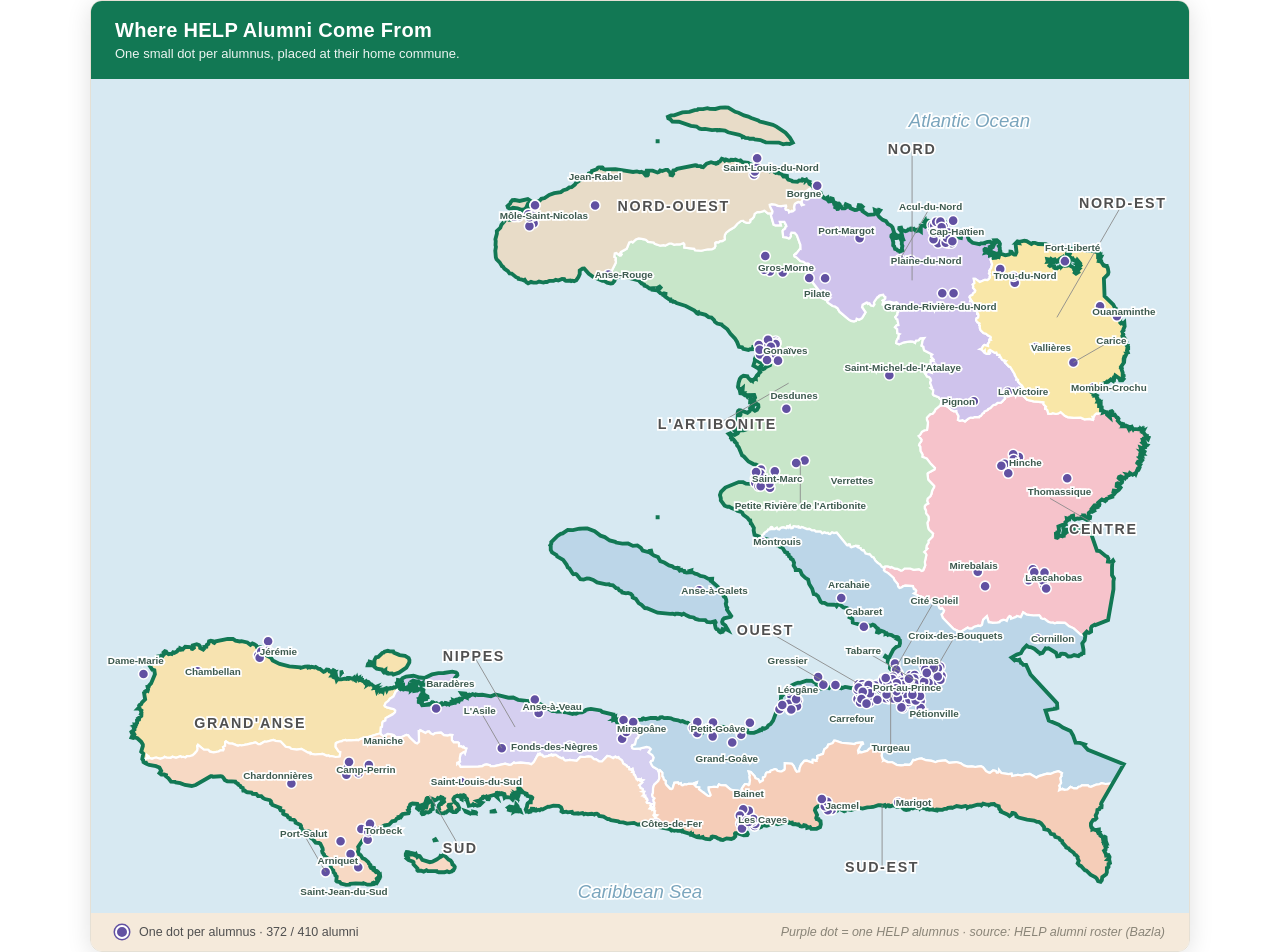
<file: map/alumni-origins-map.html>
<!DOCTYPE html>
<html lang="en">
<head>
<meta charset="utf-8">
<meta name="viewport" content="width=device-width, initial-scale=1">
<title>Where HELP Alumni Come From</title>
<style>
  * { box-sizing: border-box; margin: 0; padding: 0; }
  body { font-family: 'Poppins', 'Segoe UI', Arial, sans-serif; }
  .map-card { max-width: 1100px; margin: 0 auto; border-radius: 12px; overflow: hidden;
    box-shadow: 0 4px 24px rgba(0,0,0,.12); border: 1px solid #e5e0d5; }
  .map-head { background: #127854; color: #fff; padding: 18px 24px; }
  .map-head h2 { font-size: 20px; font-weight: 700; letter-spacing: .3px; }
  .map-head p { font-size: 13px; opacity: .92; margin-top: 4px; }
  .map-svg-wrap { background: #d7e9f2; }
  .map-svg-wrap svg { display: block; width: 100%; height: auto; }
  .map-foot { background: #F5EADB; padding: 12px 24px; font-size: 12.5px; color: #505050;
    display: flex; align-items: center; gap: 10px; flex-wrap: wrap; }
  .dot-sample { width: 14px; height: 14px; border-radius: 50%; background: #6251A2;
    border: 2.5px solid #fff; box-shadow: 0 0 0 1.5px #6251A2; flex: none; }
  .sample-note { margin-left: auto; font-style: italic; color: #8a8578; }
</style>
</head>
<body>
<div class="map-card">
  <div class="map-head">
    <h2>Where HELP Alumni Come From</h2>
    <p>One small dot per alumnus, placed at their home commune.</p>
  </div>
  <div class="map-svg-wrap">
<svg viewBox="0 0 1000 760" xmlns="http://www.w3.org/2000/svg" role="img" aria-label="Map of HELP alumni home communes in Haiti">
<rect x="0" y="0" width="1000" height="760" fill="#d7e9f2"/>
<path d="M906.9,503.4L904.8,505.6L905.6,507.5L903.0,506.9L901.2,505.9L895.0,500.3L890.8,498.4L887.1,495.4L879.8,495.2L877.8,495.7L876.1,495.1L874.1,495.2L871.7,494.3L868.4,491.7L866.8,491.8L865.2,491.1L864.4,489.2L863.6,488.5L858.3,488.6L852.3,487.9L849.0,485.8L846.8,490.2L843.4,489.0L842.3,490.1L837.9,491.6L837.7,489.8L836.6,489.2L835.1,490.9L834.1,493.6L832.5,492.7L830.7,492.6L828.3,493.6L827.5,494.7L825.3,495.2L821.3,495.4L817.6,494.7L815.9,489.3L812.5,492.6L811.5,497.2L810.0,498.2L808.0,497.9L804.1,499.0L802.3,500.6L799.9,500.6L798.5,499.7L792.0,503.7L785.7,500.9L778.2,493.7L775.8,490.8L774.6,487.5L775.9,486.5L776.9,484.2L775.0,481.8L773.9,482.6L772.7,482.0L771.7,479.6L769.2,476.6L766.8,477.1L766.6,475.7L765.5,475.1L762.9,475.3L760.2,474.3L756.4,471.4L754.8,471.3L749.4,468.5L750.9,467.6L751.5,466.2L750.8,465.1L749.4,464.6L748.5,461.9L741.6,461.4L739.6,462.0L738.1,463.2L736.3,463.6L735.1,462.3L734.7,460.0L731.7,456.4L731.0,454.5L726.0,450.0L723.1,448.5L722.1,447.4L722.6,445.6L721.6,445.1L724.4,443.6L728.1,445.0L729.1,444.5L730.3,444.9L732.1,446.0L734.5,446.1L737.6,447.7L739.0,447.4L741.0,445.8L746.1,445.8L749.4,447.0L754.0,446.4L756.6,448.0L758.4,447.0L759.8,443.0L759.4,440.0L760.8,433.5L758.9,430.3L761.7,427.7L760.7,427.2L761.1,425.0L762.8,422.3L762.7,420.4L766.3,416.9L766.9,414.1L763.1,410.5L762.6,409.3L761.7,404.3L763.0,401.5L762.7,398.4L760.5,395.6L760.5,393.2L759.2,389.9L760.2,387.8L762.5,386.6L761.5,384.3L762.0,382.1L764.4,380.0L765.6,377.7L766.3,374.3L767.9,371.6L767.9,370.6L762.5,365.0L761.8,359.5L762.2,358.8L768.2,355.6L768.6,354.3L764.8,350.5L761.2,345.7L757.1,344.0L757.3,342.0L755.4,338.7L755.2,334.9L754.1,333.5L754.4,332.3L756.2,329.9L756.3,328.4L753.7,325.2L755.0,324.3L756.7,321.3L759.1,319.9L761.4,319.7L762.3,312.9L761.2,309.5L761.3,308.5L762.5,306.7L764.9,305.0L766.3,305.0L768.2,302.9L769.1,300.9L773.9,297.0L773.9,296.2L776.6,296.8L780.4,298.5L783.4,301.4L786.0,302.6L788.2,302.3L788.3,303.6L790.2,307.2L789.6,310.5L791.4,311.3L793.7,310.8L796.0,311.9L799.3,309.1L801.2,308.3L803.1,308.6L804.7,307.9L809.0,307.9L809.3,307.1L810.5,306.8L812.0,304.5L813.3,304.1L813.6,302.9L816.7,301.5L817.0,300.6L819.1,299.7L821.4,297.2L824.0,296.4L825.6,295.0L828.7,294.7L829.8,293.8L832.5,290.9L832.1,289.8L832.5,288.1L836.8,287.1L838.4,288.3L840.1,287.6L842.3,285.2L843.8,284.6L846.5,285.8L852.5,292.1L858.5,293.6L867.5,294.5L867.5,296.2L869.8,298.5L868.9,299.6L869.0,300.3L869.7,300.4L871.1,301.8L871.8,304.8L874.3,305.1L876.0,304.4L878.7,305.1L880.9,304.7L883.1,303.3L886.9,306.8L889.4,307.9L895.2,308.7L901.4,308.5L904.8,309.9L909.4,309.5L912.6,310.4L912.9,309.7L912.1,307.7L913.4,307.6L914.1,305.9L915.8,304.5L917.6,304.8L921.2,302.1L922.3,302.8L922.0,303.7L924.8,302.8L925.1,302.1L925.3,305.7L927.9,308.0L927.5,306.0L927.9,306.0L928.1,304.4L928.8,304.1L928.8,302.8L929.7,302.5L930.3,303.2L930.5,304.8L929.9,306.0L931.8,306.3L932.5,306.0L934.0,308.2L935.1,308.5L935.8,309.5L935.1,311.1L937.5,313.7L938.6,313.9L938.8,315.2L940.3,314.6L941.0,315.9L942.5,315.5L943.4,315.9L942.5,316.4L944.0,316.4L944.9,318.1L945.2,316.9L947.1,316.9L947.3,317.8L948.0,317.1L949.2,319.1L949.5,318.7L953.8,319.1L954.3,318.7L955.6,319.4L955.8,318.7L956.2,319.1L956.9,318.7L956.9,319.1L957.4,318.7L957.7,319.4L957.1,320.7L957.8,320.0L957.8,320.7L958.6,320.3L958.4,320.7L959.3,323.2L961.1,325.1L959.5,326.4L961.7,325.7L961.7,326.4L961.9,326.0L963.2,326.6L963.0,327.1L962.6,326.6L962.3,328.0L961.4,327.3L961.4,326.6L958.9,327.3L958.9,328.0L958.0,328.3L958.4,328.9L958.0,328.9L957.8,330.3L958.4,330.5L958.4,331.2L957.8,331.5L959.5,333.0L960.4,332.4L960.8,333.5L961.7,333.7L961.1,334.4L961.1,335.0L961.4,335.0L960.4,335.3L960.2,334.7L959.9,335.0L958.9,335.0L958.9,334.7L958.0,336.3L955.9,335.6L956.2,336.6L955.0,336.9L957.8,337.6L957.8,338.3L959.5,339.4L959.3,339.8L958.7,339.4L958.7,340.4L956.9,339.9L958.2,341.3L957.3,341.3L957.4,342.1L955.7,341.5L955.6,342.0L956.3,342.0L956.5,343.6L956.3,344.0L955.6,343.6L955.6,344.2L956.3,344.7L955.1,345.0L957.4,347.2L956.9,347.8L955.6,347.4L955.6,347.8L953.2,348.8L952.0,348.4L952.8,349.0L952.8,349.7L955.6,351.3L954.7,352.6L955.0,353.6L954.4,354.2L954.7,354.5L953.9,356.1L952.8,356.7L952.9,357.9L952.5,357.1L951.5,359.6L951.1,359.0L948.7,360.5L946.2,358.9L945.5,360.5L943.5,360.2L944.1,360.9L943.2,362.5L942.5,362.3L941.6,363.9L937.7,361.9L936.3,362.4L935.9,363.4L936.8,364.4L938.3,364.8L939.2,366.6L938.9,367.6L937.4,368.6L935.0,368.2L934.3,368.6L934.1,370.8L935.2,371.4L937.1,371.4L937.7,372.1L936.1,374.1L933.5,376.1L933.1,375.0L931.5,374.8L931.3,375.6L932.8,375.9L932.8,376.9L932.2,377.6L931.5,377.1L931.2,377.5L931.3,378.6L930.8,379.1L928.5,380.1L929.2,380.8L925.7,382.0L925.0,383.0L924.5,382.8L923.6,384.3L920.7,382.9L919.1,384.2L917.4,385.8L918.5,387.4L918.2,388.4L917.1,388.7L917.0,389.8L915.8,390.2L914.7,388.2L913.9,388.3L911.3,391.6L911.8,392.2L913.1,392.2L913.7,393.2L911.8,394.2L910.6,393.6L908.7,395.2L908.5,397.4L910.0,398.6L909.8,399.9L908.6,400.2L907.9,401.4L907.1,401.6L904.9,400.5L905.6,399.3L904.7,397.4L904.0,397.4L904.2,398.0L903.7,398.4L902.6,398.6L902.9,399.4L902.4,399.7L899.7,400.5L898.2,400.2L895.9,401.3L895.0,400.7L894.5,397.7L893.2,398.0L893.0,398.8L891.7,399.2L891.1,400.9L888.7,400.2L889.0,402.3L887.4,403.8L887.8,405.5L886.1,405.8L886.0,407.0L885.5,407.2L884.2,406.4L881.1,407.6L881.7,411.4L881.4,412.4L880.2,412.8L880.2,413.4L878.8,413.9L879.0,417.6L879.7,417.8L880.1,416.6L880.8,416.9L881.4,415.3L883.5,416.2L885.9,416.0L885.9,414.0L885.4,413.4L885.7,412.1L886.3,411.9L885.9,410.5L886.6,410.5L888.1,412.4L887.9,413.2L888.5,412.6L888.2,411.8L889.4,412.1L890.0,411.4L889.6,410.5L891.2,410.7L891.6,409.7L892.7,409.4L893.0,408.2L893.9,408.0L895.0,410.5L897.0,408.6L897.9,408.9L898.5,408.2L898.7,408.6L897.2,410.2L900.0,410.5L901.2,409.8L901.8,410.5L901.8,411.8L903.1,411.4L904.9,412.3L904.6,413.4L907.0,412.7L907.0,413.7L907.6,413.9L908.8,412.1L909.4,412.7L911.8,413.4L911.3,415.5L916.2,429.6L918.6,429.9L924.0,434.4L925.6,435.1L926.6,436.9L926.2,439.4L929.6,439.8L930.8,438.5L931.2,439.2L930.2,440.5L929.9,449.4L929.9,451.9L931.7,454.9L931.2,457.4L931.2,464.7L926.3,492.8L914.8,497.4L914.1,497.0L911.5,498.6L910.8,499.9L910.8,503.4L909.6,504.4L908.1,504.4L906.9,503.4Z" fill="#f6c3cb" stroke="#ffffff" stroke-width="2"/>
<path d="M65.2,618.5L62.7,619.1L59.3,618.0L55.0,619.1L53.2,618.3L52.6,618.6L52.6,617.1L51.2,616.1L51.5,617.9L49.8,619.3L47.1,618.8L47.6,614.5L45.7,612.6L47.2,607.6L47.2,606.2L45.7,603.6L42.2,600.4L39.9,599.6L38.5,600.1L36.9,599.7L37.2,599.0L38.5,598.7L39.3,597.3L38.7,597.0L39.2,596.5L38.7,595.4L37.0,595.2L36.8,594.7L39.5,592.6L38.8,590.5L39.9,590.6L40.4,590.1L40.5,589.1L39.8,588.9L40.6,588.5L40.1,587.6L41.0,587.5L42.0,586.3L41.9,584.3L43.7,583.5L43.8,582.9L43.1,582.2L45.8,580.2L45.9,578.9L45.4,578.5L46.0,577.2L45.6,576.1L45.9,575.1L43.6,573.5L42.7,573.5L44.1,572.0L43.8,570.7L44.2,570.1L45.6,569.4L46.5,567.7L49.3,565.0L48.3,559.1L49.3,558.3L49.3,557.8L51.0,556.9L51.6,557.2L52.0,555.9L51.5,553.6L52.6,553.4L52.9,552.4L54.7,550.5L58.2,542.1L57.7,538.5L55.9,538.0L53.6,534.6L54.6,533.9L55.0,531.9L54.6,531.0L56.3,529.4L57.2,529.6L57.4,529.0L59.8,528.0L60.7,525.9L63.4,525.6L64.6,526.8L64.6,524.9L66.0,524.6L66.8,523.7L66.1,522.2L67.3,521.1L68.3,521.4L68.6,522.3L70.7,523.8L72.8,523.4L73.6,523.7L74.8,522.2L75.9,522.6L78.3,521.4L79.4,519.6L80.2,519.3L80.4,519.8L81.1,519.8L81.3,518.5L83.5,519.5L85.8,517.1L90.7,517.5L91.5,517.7L91.9,519.0L92.4,519.1L93.7,518.0L93.0,515.8L96.3,514.8L98.4,515.6L99.2,516.6L99.4,518.2L102.2,519.7L103.5,518.2L103.3,517.2L105.1,517.0L105.4,515.4L107.2,514.1L106.9,513.6L107.4,513.1L107.2,512.4L108.7,511.8L111.6,512.1L112.2,512.4L111.9,513.4L112.3,513.6L113.7,512.1L115.2,512.1L117.0,511.3L124.5,510.0L129.3,510.0L131.6,511.5L135.5,512.3L137.1,512.0L142.4,513.2L145.2,515.4L147.1,514.1L150.5,515.9L151.3,517.5L153.9,517.4L154.0,518.3L156.8,519.9L156.3,522.2L157.1,523.5L163.9,527.1L165.5,529.7L172.8,533.0L180.6,534.9L190.5,535.8L191.0,536.3L194.8,535.2L197.2,535.1L197.7,536.0L198.9,535.4L199.7,536.0L200.8,535.4L203.7,535.9L204.6,535.5L207.2,537.3L208.5,537.3L211.9,540.0L213.0,539.6L214.6,537.8L216.3,538.1L217.1,539.4L219.6,539.4L219.4,540.2L220.1,540.3L220.0,540.8L220.7,540.3L221.9,540.2L221.3,541.0L220.1,541.0L220.5,541.9L219.6,543.1L222.1,543.0L221.9,543.9L221.0,544.1L220.9,543.6L220.7,544.2L220.8,544.8L221.7,545.2L222.4,545.1L223.2,543.7L223.4,545.0L224.1,545.5L224.1,546.1L223.4,546.0L223.8,547.5L224.5,546.6L228.0,546.8L230.8,546.1L232.4,546.4L233.5,545.5L233.9,545.5L233.8,546.3L234.6,546.5L236.1,545.7L238.3,546.3L239.4,545.4L239.5,546.0L240.2,545.5L240.5,545.8L240.2,547.2L241.0,547.7L242.0,545.6L242.2,546.4L243.7,545.6L243.5,546.4L244.2,546.3L244.4,547.3L245.5,546.7L245.4,547.4L246.5,547.4L246.4,547.8L248.5,548.8L249.1,549.5L250.1,548.8L250.5,550.1L251.3,549.5L251.9,550.6L252.3,550.1L252.0,549.7L252.6,549.4L253.0,550.0L252.6,550.9L253.3,550.4L253.6,550.9L253.9,550.6L254.7,551.4L255.5,551.4L256.3,552.1L256.2,553.1L256.6,552.4L258.3,553.4L258.1,554.3L259.3,553.8L258.6,554.7L260.1,554.6L259.7,554.9L260.9,556.3L260.4,557.3L260.5,557.7L261.0,556.9L262.7,556.6L263.2,557.1L263.6,556.6L264.3,557.1L264.1,557.9L264.6,558.0L264.8,557.4L264.3,556.9L265.0,555.9L265.4,555.9L265.0,556.9L265.7,556.5L266.0,557.1L266.3,555.9L268.7,554.9L269.4,556.6L270.3,554.9L272.2,555.2L275.9,554.0L276.9,554.2L278.6,553.1L279.3,553.3L278.1,554.6L279.4,555.6L279.4,556.4L277.5,558.0L275.5,562.4L272.1,564.5L270.9,566.3L268.4,568.2L267.3,570.7L267.8,571.5L269.6,572.3L275.9,574.0L277.1,575.0L277.3,575.8L275.8,577.9L268.4,582.1L268.1,584.2L266.1,585.1L265.4,586.0L265.0,590.1L264.0,590.4L263.7,596.3L261.9,596.3L250.3,600.1L245.7,601.0L243.4,602.2L242.4,601.9L236.9,602.4L235.1,602.1L232.9,602.6L231.8,602.0L223.7,604.4L223.0,604.9L222.8,605.9L222.8,608.3L225.5,612.4L227.1,613.0L226.3,617.2L222.7,617.5L218.8,616.6L217.4,616.9L216.4,616.0L214.8,616.4L211.0,614.7L204.0,615.2L201.1,614.7L200.2,613.8L199.7,614.4L199.4,613.7L197.7,613.5L191.6,610.1L187.4,610.8L182.2,610.0L181.0,608.8L177.3,608.2L172.7,603.4L168.1,602.8L166.0,602.0L159.9,603.6L158.0,603.4L154.2,605.7L152.3,605.8L149.9,604.2L142.2,606.0L137.0,607.0L135.6,606.6L133.9,607.3L128.9,605.3L125.7,605.2L122.9,603.2L122.2,603.8L122.1,607.3L120.3,608.6L121.0,610.2L120.4,611.4L117.9,611.4L116.3,612.5L111.7,613.2L108.3,612.6L106.7,610.9L102.9,610.9L97.4,606.4L96.7,607.4L97.1,609.5L96.7,611.7L92.6,615.9L89.7,616.8L87.5,616.7L85.7,617.9L84.1,617.3L82.5,617.6L81.5,616.8L77.4,618.2L74.2,617.3L72.7,618.2L68.7,618.0L67.0,617.3L66.4,618.1L65.2,618.5ZM229.5,540.1L228.9,540.2L228.1,541.1L228.1,540.2L229.0,539.7L229.5,540.1ZM221.3,539.2L220.8,539.8L220.2,539.4L220.8,538.5L221.3,539.2ZM254.7,531.0L256.5,531.4L256.6,532.2L255.9,533.4L254.8,534.4L253.6,534.4L253.3,533.8L252.0,534.1L252.3,532.8L253.7,531.4L253.8,530.7L254.7,531.0ZM271.4,521.1L275.3,521.4L275.9,522.5L281.1,524.7L285.1,525.2L288.6,526.6L289.6,527.5L290.0,529.2L289.9,531.4L289.2,533.2L286.6,536.7L282.1,539.9L278.3,541.7L275.5,542.4L274.2,541.4L270.9,541.6L270.4,541.0L269.5,541.1L268.8,540.1L267.3,540.5L267.1,539.8L267.8,539.4L267.9,538.4L266.9,539.1L266.9,540.1L266.5,540.1L265.0,537.9L260.2,537.0L258.1,535.3L258.2,529.1L259.3,527.0L261.6,526.3L265.3,522.8L266.6,522.4L267.3,521.5L270.3,520.8L271.4,521.1ZM192.5,399.2L192.5,399.1L192.5,399.1L192.5,399.2L192.5,399.2Z" fill="#f7e3b0" stroke="#ffffff" stroke-width="2"/>
<path d="M760.2,429.4L758.8,430.8L760.4,432.3L760.8,433.5L759.4,440.0L759.8,443.0L757.7,447.7L756.6,448.0L754.0,446.4L749.4,447.0L746.1,445.8L742.3,445.8L741.0,445.8L739.0,447.4L737.6,447.7L734.5,446.1L732.1,446.0L729.1,444.5L728.1,445.0L725.7,443.8L723.2,443.9L721.6,445.1L720.1,444.2L718.4,441.9L717.3,441.4L714.3,438.5L712.7,435.7L711.3,435.3L709.0,432.7L708.3,433.0L705.4,432.2L703.6,429.0L702.6,429.4L701.1,428.3L701.0,427.5L698.2,426.4L698.7,425.3L696.3,425.2L692.5,426.6L691.8,426.2L691.0,424.0L690.0,423.9L689.4,424.8L688.5,424.6L679.2,413.2L676.6,413.6L674.9,413.0L673.2,414.4L672.0,414.3L671.1,413.4L669.7,413.6L667.9,413.0L666.0,413.8L664.5,412.3L660.2,412.3L658.9,411.1L656.5,411.2L654.3,409.7L651.9,409.9L647.4,408.1L646.1,408.9L645.0,408.7L645.2,408.4L644.4,407.6L642.9,407.9L639.9,407.3L639.1,409.0L638.0,409.2L638.0,408.4L636.8,408.5L636.4,407.0L635.2,408.4L634.7,407.3L634.0,407.4L634.1,408.3L633.2,409.1L630.5,408.4L629.3,408.6L628.1,409.0L626.9,410.3L625.7,410.1L624.7,408.7L622.7,409.9L620.1,409.9L620.6,408.6L620.0,408.1L619.1,408.4L618.2,410.3L616.8,410.4L615.8,411.9L613.4,413.4L613.2,414.2L611.5,415.5L611.3,416.6L610.5,416.9L609.9,418.9L608.3,416.6L604.3,415.1L603.5,411.2L603.7,408.8L601.5,405.1L600.9,404.8L600.6,402.1L599.4,401.7L598.1,399.9L594.0,396.8L592.8,394.5L588.6,393.3L587.4,392.2L583.3,390.8L581.2,389.5L579.7,389.6L577.1,388.6L573.9,384.3L572.8,379.0L573.8,376.0L575.0,374.5L576.9,372.6L579.4,371.2L583.3,369.6L584.8,369.5L587.4,367.9L590.7,367.0L593.9,367.2L596.5,368.5L603.6,368.8L606.4,366.8L609.0,366.3L611.0,364.4L612.2,362.2L611.9,361.5L613.2,358.3L612.8,355.1L609.5,352.8L608.3,352.7L605.7,351.2L603.3,350.7L598.8,348.4L594.5,343.7L593.4,343.2L592.1,341.3L592.2,340.6L589.9,335.3L588.4,333.6L588.1,331.9L586.4,330.6L586.5,329.9L585.3,328.5L583.9,328.4L583.9,327.4L582.8,326.9L583.0,325.6L580.8,323.3L582.3,322.7L583.8,323.9L585.1,324.1L586.3,323.8L587.3,322.0L587.5,323.6L589.0,322.8L590.4,320.3L591.3,319.7L594.4,320.0L596.0,319.5L594.7,317.7L593.9,317.7L592.6,316.4L590.4,317.0L589.3,319.4L589.4,320.3L588.5,321.6L585.7,319.9L585.2,319.1L585.8,317.8L587.4,317.7L588.7,315.7L589.1,305.0L590.2,304.3L589.5,305.1L589.2,306.7L589.6,307.6L590.5,307.5L591.6,305.7L591.4,304.5L590.3,303.3L589.4,304.5L589.0,303.6L589.4,302.3L590.3,301.7L591.7,301.8L597.9,304.0L599.9,302.5L600.7,300.6L600.3,299.9L601.7,298.5L602.9,298.9L602.8,300.8L604.7,302.2L606.5,301.2L607.9,298.8L607.7,296.8L605.4,295.3L605.8,296.1L604.7,296.4L604.5,296.1L604.9,295.6L604.8,295.2L604.5,295.9L603.6,296.2L602.6,297.9L601.7,297.2L603.0,295.0L602.2,294.0L603.7,294.3L604.1,293.7L604.1,294.6L604.5,294.5L604.0,293.4L602.6,292.7L604.8,290.2L604.0,287.7L598.6,288.0L597.7,289.2L596.8,287.9L595.5,288.0L594.2,287.1L594.7,286.2L593.2,286.2L593.6,281.4L592.3,282.5L590.6,282.1L592.3,285.1L592.1,286.3L591.4,286.2L590.7,282.9L589.3,280.8L589.7,277.1L590.9,273.2L592.1,271.5L594.2,270.3L597.8,270.7L598.2,271.7L601.0,274.7L601.7,274.3L602.2,274.7L602.3,274.1L603.2,274.1L604.7,272.7L605.4,273.0L605.3,272.1L606.5,269.9L607.3,269.1L607.8,269.3L608.5,267.6L609.5,266.9L608.8,265.3L609.1,264.4L603.3,261.1L604.6,257.0L604.6,255.0L605.5,252.9L606.8,251.7L607.6,251.5L608.8,254.0L607.5,257.0L608.5,257.8L611.7,258.6L611.6,259.8L609.8,261.6L612.2,264.2L613.6,263.6L614.4,262.5L618.4,260.6L618.9,258.1L617.8,256.7L616.6,256.5L616.7,255.5L614.9,253.5L613.0,252.7L613.0,248.0L613.7,247.6L613.5,246.1L614.1,244.4L612.1,243.4L614.0,243.2L614.0,242.6L611.3,242.2L608.6,243.5L609.0,244.1L610.2,243.7L608.5,245.3L608.0,245.3L607.5,244.2L605.8,244.3L606.0,243.1L606.5,244.0L607.2,243.3L605.3,242.5L604.6,243.5L603.1,243.9L602.9,246.0L600.4,246.1L598.7,246.8L594.0,245.8L593.0,244.3L590.1,243.9L588.4,239.5L586.4,236.2L582.4,232.0L579.6,228.0L575.0,224.5L574.4,223.6L570.3,222.7L568.2,221.1L567.5,219.6L565.1,217.3L562.5,216.9L559.7,214.8L554.5,213.4L553.0,214.0L552.4,213.7L552.5,212.6L551.5,212.9L549.6,210.9L541.7,206.7L533.3,204.1L531.8,203.0L530.2,202.9L529.9,202.3L528.1,202.1L527.8,200.7L526.5,200.7L522.9,198.2L523.2,195.6L522.7,195.5L522.5,197.1L522.0,197.1L521.0,196.7L520.6,195.7L518.7,195.2L516.7,193.3L516.8,192.1L518.7,189.9L517.9,189.1L516.2,190.1L516.0,191.5L514.9,192.3L511.1,191.9L510.9,191.2L511.4,190.6L508.7,190.8L506.2,188.9L504.0,188.2L503.7,187.2L501.7,186.4L501.6,185.8L501.1,185.8L498.8,183.4L482.7,179.4L479.2,180.4L478.5,181.1L478.1,180.8L476.7,182.7L476.8,183.7L476.2,184.3L476.6,182.8L474.6,182.3L473.5,180.7L472.0,179.9L472.0,178.8L473.8,176.4L474.4,174.3L477.8,167.6L478.1,166.0L477.5,164.8L478.0,163.9L477.8,163.0L476.5,162.1L477.0,158.8L478.5,158.5L481.4,160.6L482.5,160.7L483.2,159.7L481.9,158.6L482.7,157.5L487.9,154.5L490.2,148.8L492.3,148.2L493.4,148.8L496.2,146.2L498.9,145.2L504.0,146.0L505.5,146.5L507.4,148.3L512.5,148.9L513.4,150.1L518.6,151.8L521.5,151.4L523.0,151.8L526.7,149.8L528.6,149.8L531.3,151.0L533.3,150.5L536.3,150.7L539.6,149.5L540.5,150.6L540.4,153.5L549.4,154.7L550.1,156.0L555.7,156.4L562.0,155.1L565.7,155.0L567.8,153.9L568.6,152.3L568.4,149.3L569.4,148.6L571.6,148.7L572.9,147.7L574.8,147.6L576.8,146.5L577.3,146.0L577.0,143.9L577.4,141.7L578.5,140.0L581.7,137.5L586.0,135.0L588.7,131.8L592.0,129.3L594.0,129.2L594.8,130.1L597.4,131.1L599.4,130.9L600.4,130.0L600.4,128.4L602.2,127.3L603.8,125.5L604.2,123.3L605.2,122.0L606.8,121.2L609.2,121.3L613.4,119.9L616.5,122.3L620.3,122.2L619.2,124.0L621.7,132.6L623.4,133.4L628.3,133.3L627.3,130.2L631.5,130.2L633.4,134.2L632.4,135.0L632.2,136.3L630.3,137.5L629.9,138.4L630.4,144.0L633.2,144.3L635.4,145.2L636.2,145.0L637.5,143.0L637.2,141.6L637.9,140.0L640.9,140.1L642.7,141.8L646.1,151.2L646.2,154.6L645.8,154.5L642.2,159.3L641.7,159.0L640.4,160.3L640.9,161.8L642.4,162.4L646.0,165.8L648.9,166.4L651.0,168.1L652.9,168.0L654.0,168.6L653.2,174.1L654.6,175.8L655.5,182.1L656.8,184.7L664.4,194.2L664.1,197.6L666.2,199.7L669.5,201.2L671.0,200.1L672.9,199.9L670.4,202.6L671.0,203.6L675.5,206.7L677.7,207.2L680.0,208.9L681.7,211.9L690.0,218.9L692.3,220.3L694.9,220.7L696.7,220.2L697.3,218.4L699.5,219.3L702.2,217.8L705.4,212.5L702.2,207.8L702.7,205.6L706.4,203.5L707.2,203.7L707.5,204.8L709.0,204.3L710.2,206.1L712.4,206.7L713.4,205.4L713.0,203.7L713.5,202.6L716.3,198.7L717.1,198.7L717.5,197.7L718.5,197.1L721.5,196.5L722.2,197.9L723.5,198.7L723.4,200.0L722.5,201.1L721.1,201.8L721.6,202.3L721.0,205.4L721.6,205.6L723.5,203.1L727.4,202.7L731.3,203.8L733.6,203.3L734.6,204.0L735.3,207.0L736.4,207.9L735.1,209.4L735.1,212.6L734.4,213.1L734.5,214.5L732.5,216.9L733.5,218.5L734.4,218.9L735.4,224.2L733.8,224.4L732.3,226.1L734.2,227.8L734.4,231.5L736.5,232.3L735.8,232.9L735.4,235.9L735.1,235.7L733.8,238.2L733.3,240.6L736.0,241.7L740.4,239.8L746.4,239.0L748.4,239.2L750.5,240.3L751.2,238.3L753.8,238.0L755.3,236.2L758.9,235.9L757.6,237.7L756.5,243.0L758.1,243.9L758.7,247.0L766.2,250.9L765.3,251.9L765.3,253.2L767.5,255.6L767.1,256.1L767.5,256.9L764.9,256.3L764.7,259.7L765.5,262.2L764.8,265.1L765.6,267.6L761.8,266.4L761.3,266.5L761.1,267.1L760.6,266.8L759.2,267.5L761.5,270.9L763.2,271.4L764.5,272.8L765.1,274.6L764.2,276.5L766.0,281.4L765.0,281.6L767.1,283.3L766.7,287.0L767.2,287.9L772.2,289.9L773.0,291.2L774.7,292.5L773.9,297.0L769.1,300.9L768.2,302.9L766.3,305.0L764.2,305.3L761.3,308.5L761.3,310.4L762.3,312.9L761.4,319.7L759.1,319.9L756.7,321.3L755.0,324.3L753.7,325.2L756.3,328.4L756.2,329.9L754.4,332.3L754.1,333.5L755.2,334.9L755.4,338.7L757.3,342.0L757.1,344.0L761.2,345.7L764.8,350.5L768.6,354.3L768.2,355.6L762.2,358.8L761.8,359.5L762.5,365.0L767.9,370.6L767.9,371.6L766.1,375.0L765.3,378.3L764.4,380.0L762.0,382.1L761.5,384.3L762.5,386.6L760.2,387.8L759.3,389.2L759.4,391.3L760.5,393.2L760.5,395.6L762.7,398.4L763.0,401.5L761.7,404.3L762.6,409.3L763.1,410.5L766.9,414.1L766.3,416.9L762.7,420.4L762.8,422.3L761.1,425.0L760.7,427.2L761.7,427.7L760.2,429.4ZM601.2,291.2L601.4,292.4L600.5,293.5L600.9,294.5L600.3,294.5L600.6,290.4L601.2,291.2ZM476.1,184.5L476.1,184.4L476.2,184.3L476.2,184.5L476.0,184.6L476.1,184.5Z" fill="#c8e6c9" stroke="#ffffff" stroke-width="2"/>
<path d="M509.6,622.2L511.8,626.4L515.9,628.8L517.6,632.1L517.7,636.8L516.7,639.2L512.8,642.9L511.9,645.9L511.8,650.2L511.0,652.1L511.7,654.0L513.2,655.1L512.2,656.7L512.6,658.4L513.2,659.1L512.8,662.4L511.8,663.9L512.4,665.3L511.0,665.7L510.7,664.7L511.5,664.3L511.5,663.6L509.6,664.6L508.7,664.4L510.2,662.6L509.4,661.8L510.7,660.5L506.1,659.1L505.9,658.4L506.7,656.8L506.4,655.5L505.4,655.5L505.4,654.3L503.8,653.7L504.4,652.7L502.6,652.6L503.6,651.6L503.2,650.4L503.8,649.0L502.2,648.8L502.9,648.5L502.4,646.6L500.4,645.6L499.9,643.9L499.1,643.2L501.9,640.7L500.9,639.9L502.4,638.7L501.1,638.6L500.9,637.9L499.9,638.9L499.1,637.8L498.0,638.6L497.6,637.7L496.9,637.8L495.2,633.8L494.4,633.5L494.0,631.0L492.8,631.0L493.5,629.5L493.2,628.2L492.3,628.6L492.7,629.4L490.2,628.7L490.0,626.9L488.3,626.3L488.0,625.5L484.7,623.4L483.6,620.6L481.1,618.8L480.3,617.6L479.0,618.1L477.7,617.2L477.1,617.8L476.6,617.6L475.6,618.6L472.8,617.0L470.2,616.6L465.4,621.6L462.8,621.5L460.0,619.6L458.0,619.4L455.6,617.3L452.9,616.9L449.9,617.5L445.7,617.4L442.3,620.9L436.1,620.2L432.2,620.7L431.1,620.3L429.7,618.3L428.7,618.7L426.4,617.8L423.3,615.6L420.6,615.6L420.9,616.3L420.2,616.4L419.2,615.3L418.5,616.0L417.3,615.9L417.0,616.4L412.9,617.3L411.8,616.9L411.0,615.6L410.1,615.8L409.1,614.6L408.7,615.2L408.3,614.8L407.6,615.5L407.2,615.0L403.3,622.2L401.1,624.2L398.6,623.3L391.2,622.7L386.3,623.0L385.2,622.5L382.7,624.4L380.7,624.6L377.2,623.6L367.6,625.8L363.9,625.9L363.4,624.9L360.1,624.3L357.7,624.9L356.5,625.8L352.8,626.3L336.6,626.4L334.4,622.6L333.5,623.6L333.5,622.8L336.1,621.7L335.8,618.8L336.5,614.8L339.3,613.0L340.4,612.8L340.7,613.6L341.8,609.8L340.1,609.3L339.3,608.2L338.5,608.8L337.3,607.8L335.2,607.6L335.1,604.8L334.1,604.1L330.4,604.1L328.7,602.1L328.6,598.9L329.0,597.5L326.7,597.4L324.7,598.1L321.4,597.6L318.8,595.3L313.5,595.8L311.7,597.0L309.3,596.0L307.8,594.2L306.4,594.4L304.6,595.7L299.9,593.2L299.3,594.2L298.6,594.1L298.8,603.6L297.1,605.2L295.4,604.5L290.3,599.7L288.8,597.7L287.3,597.3L282.6,599.5L277.3,599.1L275.5,597.5L270.4,596.5L266.6,598.5L265.7,598.3L263.7,596.3L264.0,590.4L265.0,590.1L265.4,586.0L266.1,585.1L268.1,584.2L268.4,582.1L274.6,578.8L276.9,576.7L277.1,575.0L275.9,574.0L269.6,572.3L267.8,571.5L267.3,570.7L268.4,568.2L270.9,566.3L272.1,564.5L275.5,562.4L277.5,558.0L279.4,556.4L279.4,555.6L278.1,554.6L278.9,554.1L279.5,552.7L280.8,552.8L282.9,552.0L282.9,550.6L278.5,550.6L279.4,549.9L279.5,548.6L280.4,548.9L280.2,548.1L281.1,548.3L280.8,547.5L283.1,547.9L283.1,546.5L283.6,545.8L284.4,545.8L285.9,544.6L289.5,543.7L293.7,543.5L299.4,545.1L303.7,545.5L312.4,541.8L329.1,539.8L332.5,540.5L333.5,541.5L333.7,543.0L331.7,545.3L329.2,549.6L324.7,552.5L322.4,552.0L319.6,552.4L317.9,551.4L316.4,551.8L315.8,551.1L311.6,550.1L307.5,550.5L307.9,551.0L307.6,551.7L302.0,551.7L300.7,552.2L300.4,551.6L301.7,550.6L301.8,550.0L300.5,550.7L297.9,548.4L295.7,548.6L293.4,547.9L292.6,548.4L293.8,549.1L296.0,549.4L295.9,550.7L295.0,552.1L294.1,551.8L293.5,552.6L292.0,552.0L292.0,552.8L290.7,553.1L289.9,552.2L289.6,553.3L287.0,554.2L286.2,555.3L284.2,554.1L284.0,552.8L281.7,554.6L281.5,555.4L282.0,555.8L282.8,555.4L282.8,554.5L283.9,555.4L284.4,555.3L284.8,556.0L286.1,555.5L288.3,555.9L289.0,555.4L289.7,556.0L290.3,554.9L291.4,554.6L291.8,556.6L292.8,555.6L292.8,554.9L294.6,554.9L294.5,557.4L295.2,557.3L295.3,555.3L296.1,554.6L296.6,554.6L297.8,556.5L299.0,555.7L301.6,556.3L301.7,558.0L302.6,558.3L302.6,558.8L300.9,560.5L301.1,561.9L300.1,562.0L299.3,564.3L298.6,564.5L299.1,565.7L298.5,566.4L298.5,567.4L301.3,568.2L301.0,569.3L301.5,570.3L302.9,570.5L306.7,569.9L306.6,569.5L309.4,568.9L310.2,568.1L311.0,568.9L312.3,568.7L312.5,569.4L313.2,569.6L313.1,568.7L313.9,569.2L314.4,568.9L314.9,570.1L315.8,569.4L317.3,569.9L318.2,569.2L318.4,569.9L319.4,569.1L319.7,569.8L321.9,569.1L322.6,568.3L323.0,568.4L322.4,569.6L322.7,569.1L323.7,569.6L324.3,568.9L325.9,569.7L326.3,568.9L327.0,568.9L328.1,567.9L328.4,568.7L328.9,568.6L328.4,567.0L329.4,566.5L329.5,567.8L329.8,566.0L330.3,566.0L329.8,568.3L330.0,567.9L331.6,568.1L331.8,567.5L333.6,566.8L333.4,565.1L334.2,564.9L333.7,565.4L333.9,566.3L334.9,566.8L335.2,566.0L336.4,565.6L336.9,564.3L338.1,564.3L338.7,563.3L340.3,562.7L342.0,563.4L341.9,562.7L340.7,562.6L341.5,562.1L343.6,562.5L344.2,562.2L344.1,560.8L344.6,560.7L345.6,561.3L347.6,560.3L349.8,561.2L350.4,560.5L352.4,561.0L356.4,560.8L364.2,562.2L368.3,560.5L380.2,563.5L384.5,563.3L389.0,565.4L400.3,566.8L402.9,567.8L403.8,569.1L404.1,568.3L408.5,569.0L415.7,572.2L416.9,573.7L420.1,575.6L423.4,575.7L424.0,576.2L429.8,575.9L430.7,576.7L433.2,576.9L438.6,578.4L440.0,577.7L441.7,578.0L443.8,577.1L447.2,576.9L449.9,575.6L450.7,574.6L452.5,574.1L455.3,573.7L464.1,575.1L465.7,576.5L475.6,578.9L475.6,581.8L476.6,580.6L476.9,581.5L477.2,581.3L477.1,582.2L475.9,583.0L476.4,583.0L476.3,583.6L477.4,583.2L477.8,583.7L478.3,582.9L478.2,583.5L479.2,583.3L478.5,584.7L478.8,585.3L479.4,584.4L480.0,584.5L479.9,583.7L480.6,583.8L480.5,585.3L479.3,585.1L479.2,585.5L480.0,585.8L481.0,585.0L481.7,585.3L481.5,586.0L482.5,586.9L482.1,587.0L482.1,587.8L481.4,587.8L482.1,588.6L482.4,588.2L484.2,589.2L484.3,588.8L486.3,589.6L486.9,588.5L487.8,588.5L488.6,587.6L491.9,588.5L493.2,586.2L492.6,585.7L493.5,584.7L495.6,585.0L497.8,583.6L499.9,583.5L498.4,586.6L499.1,588.1L500.3,589.0L501.7,591.7L500.4,592.4L499.3,592.4L498.6,593.2L499.5,594.0L499.9,595.9L498.1,600.1L497.0,600.7L496.5,601.7L495.5,606.0L492.9,606.9L492.5,607.7L493.0,609.5L494.9,610.0L498.7,609.8L499.9,610.3L500.1,609.7L506.0,608.3L508.4,608.8L509.9,610.3L507.8,613.2L511.3,615.9L512.5,618.0L511.6,620.8L510.0,621.3L509.6,622.2ZM484.3,587.3L484.8,587.8L483.7,587.3L483.7,586.6L484.3,587.3ZM335.5,564.9L335.7,565.3L334.3,565.1L334.6,564.6L335.5,564.9ZM339.6,559.6L341.7,559.9L341.9,560.9L342.7,561.5L341.5,561.7L341.0,561.0L338.4,560.8L337.3,560.0L337.6,559.3L339.6,559.6ZM330.8,566.7L331.4,566.7L331.4,567.2L330.7,567.3L330.5,566.1L330.8,566.7ZM306.2,562.2L306.5,563.0L305.8,563.0L305.3,564.7L304.2,564.7L304.1,564.3L303.9,565.0L301.1,565.6L301.3,564.2L300.9,564.4L300.9,564.0L301.5,563.3L302.9,563.4L303.3,562.3L303.9,562.9L304.4,562.6L305.7,562.8L305.7,561.9L306.2,562.2ZM302.7,556.3L302.9,557.1L302.5,557.2L302.0,556.1L302.7,556.3ZM297.0,550.6L297.1,551.0L296.3,552.2L296.4,550.5L297.0,550.6Z" fill="#d5cff0" stroke="#ffffff" stroke-width="2"/>
<path d="M822.5,296.8L821.4,297.2L819.1,299.7L817.0,300.6L816.7,301.5L813.6,302.9L813.3,304.1L812.0,304.5L810.5,306.8L809.3,307.1L809.0,307.9L804.7,307.9L803.1,308.6L801.2,308.3L799.3,309.1L796.0,311.9L793.7,310.8L791.4,311.3L789.6,310.5L790.2,307.2L788.3,303.6L788.2,302.3L786.0,302.6L783.4,301.4L780.4,298.5L776.6,296.8L773.9,296.2L774.7,292.5L774.1,291.7L773.0,291.2L772.2,289.9L767.5,288.0L766.7,287.0L767.1,283.3L765.0,281.6L766.0,281.4L764.2,276.5L765.1,274.6L764.5,272.8L763.2,271.4L761.5,270.9L759.2,267.5L760.6,266.8L761.1,267.1L761.3,266.5L761.8,266.4L765.6,267.6L764.8,265.1L765.5,262.2L764.7,259.7L764.9,256.3L767.5,256.9L767.1,256.1L767.5,255.6L765.3,253.2L765.3,251.9L766.2,250.9L758.7,247.0L758.1,243.9L756.5,243.0L757.6,237.7L758.9,235.9L755.3,236.2L753.8,238.0L751.2,238.3L750.5,240.3L748.4,239.2L746.4,239.0L740.4,239.8L736.0,241.7L733.3,240.6L733.8,238.2L735.1,235.7L735.4,235.9L735.8,232.9L736.5,232.3L734.4,231.5L734.2,227.8L732.3,226.1L733.8,224.4L735.4,224.2L734.4,218.9L733.5,218.5L732.5,216.9L734.5,214.5L734.4,213.1L735.1,212.6L735.1,209.4L736.4,207.9L735.3,207.0L734.6,204.0L733.6,203.3L731.3,203.8L727.4,202.7L723.5,203.1L721.6,205.6L721.0,205.4L721.6,202.3L721.1,201.8L722.5,201.1L723.4,200.0L723.5,198.7L722.2,197.9L721.5,196.5L718.5,197.1L717.5,197.7L717.1,198.7L716.3,198.7L713.5,202.6L713.0,203.7L713.4,205.4L712.4,206.7L710.2,206.1L709.0,204.3L707.5,204.8L707.2,203.7L706.4,203.5L702.7,205.6L702.2,207.8L705.4,212.5L702.2,217.8L699.5,219.3L697.3,218.4L696.7,220.2L694.9,220.7L692.3,220.3L690.0,218.9L681.7,211.9L680.0,208.9L677.7,207.2L675.5,206.7L671.0,203.6L670.4,202.6L672.9,199.9L671.0,200.1L669.5,201.2L666.2,199.7L664.1,197.6L664.4,194.2L656.8,184.7L655.5,182.1L654.6,175.8L653.2,174.1L654.0,168.6L652.9,168.0L651.0,168.1L648.9,166.4L646.0,165.8L642.4,162.4L640.7,161.4L640.4,160.3L641.7,159.0L642.2,159.3L645.8,154.5L646.2,154.6L646.1,151.2L642.9,142.3L640.9,140.1L637.9,140.0L637.2,141.6L637.5,143.0L636.2,145.0L635.4,145.2L633.2,144.3L630.4,144.0L629.9,138.4L630.3,137.5L632.2,136.3L632.4,135.0L633.4,134.2L633.0,132.8L631.5,130.2L627.3,130.2L628.3,133.3L623.4,133.4L621.7,132.6L619.2,124.0L620.3,122.2L620.5,120.5L618.4,116.3L618.1,114.5L620.0,114.0L622.8,114.3L625.8,115.5L628.8,115.7L632.9,115.2L633.2,116.1L632.5,118.0L632.8,118.9L635.2,119.5L635.8,121.3L636.7,120.6L638.0,120.6L638.3,120.0L639.3,120.2L640.6,119.1L640.4,115.7L641.1,113.6L642.0,112.9L644.2,112.0L645.0,112.2L646.1,112.5L647.3,114.9L648.4,114.5L647.7,114.1L647.0,111.6L648.7,108.2L649.0,107.8L650.7,107.5L652.0,108.2L651.7,106.2L651.0,105.4L650.9,102.6L654.6,99.8L655.8,99.6L656.2,98.7L658.0,98.7L658.0,98.0L659.2,98.0L661.0,99.4L659.9,100.6L660.2,101.2L663.4,103.0L663.6,103.6L664.5,103.7L665.3,106.0L667.5,108.3L668.9,109.0L670.8,108.1L671.0,110.2L672.0,111.6L673.4,111.4L674.1,108.7L675.5,109.1L676.6,112.9L677.3,112.4L678.3,112.9L677.8,116.8L679.2,117.4L679.7,118.4L680.4,118.3L681.0,117.3L681.1,116.3L680.1,115.9L680.0,115.2L680.5,114.6L680.4,113.6L681.1,113.5L681.7,114.0L681.7,114.9L683.1,115.9L684.2,117.8L686.5,117.8L688.2,116.7L688.3,115.6L687.2,114.7L687.5,114.0L691.0,115.5L691.2,116.1L690.7,116.5L691.5,117.6L695.7,119.3L697.4,119.2L699.5,118.0L699.7,117.1L698.9,116.3L699.3,114.8L701.3,115.1L702.6,116.3L700.6,117.8L700.7,118.6L702.7,119.4L702.7,120.4L707.6,123.7L713.1,123.4L714.5,122.1L714.0,119.4L714.9,119.8L716.6,119.5L716.0,122.8L717.9,125.7L721.0,128.3L724.0,129.5L725.8,132.0L728.7,133.6L730.0,135.1L731.7,140.8L733.6,142.1L734.3,143.6L734.2,144.4L733.4,144.4L733.1,142.7L732.4,142.8L732.2,143.8L732.9,144.2L732.9,144.9L732.4,144.9L730.3,142.0L729.8,141.7L729.0,142.4L728.9,143.7L729.7,144.9L730.7,148.6L730.6,151.5L731.5,152.3L732.3,154.8L733.6,155.1L734.9,156.4L736.1,156.5L736.6,157.2L739.0,156.1L738.5,154.2L739.0,152.0L738.4,150.5L738.5,148.1L738.0,147.0L739.8,146.3L739.2,144.8L736.8,144.8L736.1,143.8L736.6,142.6L738.8,143.0L737.9,138.9L736.1,136.5L736.2,135.7L737.8,135.4L738.4,137.3L741.8,138.6L743.4,138.0L744.4,137.0L746.6,137.3L746.9,136.2L747.5,136.1L748.6,136.9L749.5,136.5L750.6,137.7L752.2,137.3L752.1,138.2L754.1,137.6L755.8,138.8L755.7,133.5L758.1,133.3L759.9,134.5L761.0,133.9L760.8,133.2L760.0,133.1L760.0,132.0L761.0,130.9L760.1,131.1L760.4,130.4L759.2,130.0L759.5,129.1L761.2,129.9L761.4,129.1L762.5,129.1L765.8,131.1L768.4,130.2L769.9,130.7L770.8,130.0L773.6,130.4L775.0,129.2L778.2,130.4L778.6,131.2L777.7,132.1L777.9,133.8L776.4,137.7L776.4,138.5L777.2,139.6L774.9,140.3L774.3,142.1L774.9,143.7L777.1,145.2L783.5,145.2L783.7,144.6L782.9,143.7L783.8,143.1L785.9,143.7L787.5,143.2L790.4,143.7L791.2,144.6L792.3,144.8L792.7,142.6L790.8,141.5L790.5,140.4L789.5,140.4L790.4,139.9L797.7,141.5L798.6,142.2L798.7,144.2L799.8,146.6L802.9,149.2L809.3,150.4L810.5,149.7L813.8,149.6L814.0,149.1L816.5,148.3L818.8,148.2L819.7,148.9L821.6,148.6L822.1,149.6L821.0,151.9L818.7,152.8L819.2,154.2L818.9,155.0L816.7,155.4L814.3,154.7L813.7,155.3L813.8,156.1L815.1,156.6L814.4,158.3L815.6,158.0L816.8,158.5L817.8,158.1L817.8,157.0L819.5,156.9L819.5,156.4L818.3,156.3L817.8,155.6L819.6,155.5L819.5,153.5L821.4,153.1L822.7,150.0L824.3,148.8L823.2,146.8L824.3,146.6L826.4,147.9L827.9,150.4L827.5,151.8L826.8,152.3L827.7,153.8L827.6,155.3L828.2,156.5L827.7,157.7L826.6,158.9L824.5,159.0L821.8,158.2L818.7,160.3L818.7,160.7L820.7,160.2L821.4,160.8L819.3,164.5L820.7,168.7L819.8,172.2L818.1,174.7L818.8,176.1L817.9,177.0L818.9,178.4L818.4,181.6L816.5,183.2L814.1,182.9L809.4,184.8L805.3,181.9L804.0,181.9L804.6,185.9L803.0,187.3L803.6,188.8L803.3,190.1L805.4,192.7L805.1,193.8L803.3,195.3L802.8,196.6L800.5,197.6L800.1,198.7L801.3,200.7L800.8,202.3L802.3,202.2L803.7,204.9L803.5,206.9L802.7,207.9L804.7,207.6L805.5,209.6L806.4,210.2L805.9,211.1L806.9,211.4L807.0,213.3L807.4,213.1L807.9,213.8L808.3,215.3L808.0,217.2L806.4,218.1L806.1,219.8L807.4,221.6L809.3,222.7L808.9,224.1L809.5,224.6L809.5,226.9L810.2,228.8L812.8,231.3L815.0,231.9L817.1,233.7L819.3,234.8L819.6,235.6L818.8,236.6L819.4,237.5L818.2,237.6L818.0,239.8L816.8,241.2L817.0,243.2L813.7,242.2L812.5,243.2L811.3,245.4L809.9,246.1L811.1,246.4L813.1,248.5L814.0,247.4L814.1,249.5L816.1,250.3L818.0,250.3L818.8,249.5L818.1,248.5L817.3,248.3L817.5,247.4L818.7,246.7L823.2,249.4L824.6,249.1L825.4,251.2L827.4,251.2L827.9,252.5L827.6,253.3L828.6,253.4L829.6,255.4L831.2,256.5L832.0,256.3L832.3,257.4L833.0,257.3L832.3,258.2L832.6,258.7L833.1,258.8L835.9,261.9L837.2,262.3L841.4,269.0L841.3,269.6L843.2,273.0L842.9,273.8L844.3,273.9L844.2,275.5L846.3,277.9L847.9,279.1L849.3,281.6L848.8,283.2L846.6,282.6L846.9,284.4L845.5,284.5L845.0,285.2L843.8,284.6L842.3,285.2L840.1,287.6L838.4,288.3L836.8,287.1L832.5,288.1L832.1,289.8L832.5,290.9L829.8,293.8L828.7,294.7L825.6,295.0L824.0,296.4L822.5,296.8ZM718.0,119.5L718.7,119.7L718.6,120.3L717.6,120.8L717.2,120.0L717.6,119.3L718.0,119.5Z" fill="#cfc3ec" stroke="#ffffff" stroke-width="2"/>
<path d="M858.5,293.6L852.5,292.1L845.4,285.1L845.5,284.5L846.9,284.4L846.6,282.6L849.0,283.1L849.3,281.6L848.9,280.8L847.9,279.1L846.3,277.9L844.2,275.5L844.3,273.9L842.9,273.8L843.2,273.0L841.3,269.6L841.4,269.0L837.2,262.3L835.9,261.9L833.1,258.8L832.6,258.7L832.3,258.2L833.0,257.3L832.3,257.4L832.0,256.3L831.2,256.5L829.6,255.4L828.6,253.4L827.6,253.3L827.9,252.5L827.4,251.2L825.4,251.2L824.6,249.1L823.2,249.4L818.7,246.7L817.5,247.4L817.3,248.3L818.1,248.5L818.8,249.5L818.0,250.3L816.1,250.3L814.1,249.5L814.0,247.4L813.1,248.5L811.1,246.4L809.9,246.1L811.3,245.4L812.5,243.2L813.7,242.2L817.0,243.2L816.8,241.2L818.0,239.8L818.2,237.6L819.4,237.5L818.8,236.6L819.6,235.6L819.3,234.8L817.1,233.7L815.0,231.9L812.8,231.3L810.2,228.8L809.5,226.9L809.5,224.6L808.9,224.1L809.3,222.7L807.4,221.6L806.1,219.8L806.4,218.1L808.0,217.2L808.3,215.3L807.9,213.8L807.4,213.1L807.0,213.3L806.9,211.4L805.9,211.1L806.4,210.2L805.5,209.6L804.7,207.6L802.7,207.9L803.5,206.9L803.4,203.9L802.3,202.2L800.8,202.3L801.3,200.7L800.1,198.7L800.5,197.6L802.8,196.6L803.3,195.3L805.1,193.8L805.4,192.7L803.3,190.1L803.6,188.8L803.0,187.3L804.6,185.9L804.0,181.9L805.3,181.9L809.4,184.8L814.1,182.9L816.5,183.2L817.9,182.1L818.7,180.9L818.4,180.0L818.9,179.1L817.9,177.0L818.8,176.1L818.1,174.7L819.8,172.2L820.7,168.7L819.3,164.5L820.5,161.8L821.3,161.0L822.6,161.8L822.3,162.7L822.9,163.0L825.8,161.6L826.7,162.0L827.2,160.2L826.2,159.4L828.1,159.1L833.4,160.6L834.3,159.9L836.5,159.6L837.3,159.0L837.4,157.3L838.4,157.4L839.6,159.2L840.9,160.0L841.9,160.0L842.9,157.8L842.1,150.6L842.9,149.2L844.6,149.4L844.1,148.6L843.0,148.7L843.8,147.9L845.5,148.3L850.1,147.3L852.1,147.6L856.5,150.3L857.9,149.3L859.7,149.2L862.6,150.3L869.6,150.5L875.0,152.8L879.0,152.7L882.5,154.0L885.4,153.5L887.8,153.8L888.6,154.4L889.6,156.9L889.5,158.6L888.7,159.0L888.7,161.3L887.7,162.6L886.9,163.0L885.9,162.1L885.4,162.9L884.2,162.6L882.6,163.6L882.8,164.6L881.1,164.9L881.2,166.2L879.9,166.6L879.0,165.2L878.0,165.0L877.3,165.4L877.2,164.4L875.6,164.9L874.3,163.9L873.3,165.4L873.1,164.6L870.9,164.1L871.2,165.5L871.7,165.6L871.3,166.4L872.9,166.2L873.9,166.9L874.9,165.6L876.1,165.7L876.5,167.3L875.0,167.4L873.0,169.9L873.4,170.2L875.7,168.9L875.8,170.1L877.2,170.6L877.2,171.8L878.9,172.9L879.6,172.8L880.7,171.5L882.9,171.1L883.6,169.7L884.4,169.8L884.4,170.3L885.4,169.3L886.7,170.2L889.2,170.0L891.1,167.8L890.9,168.8L891.9,170.2L896.0,172.4L895.4,173.6L896.2,174.4L896.1,175.4L897.1,175.8L896.2,176.6L897.1,177.3L899.1,176.0L898.2,174.7L899.3,173.6L898.0,173.5L898.0,172.7L898.9,172.1L898.3,171.6L898.5,171.0L897.8,171.1L897.9,170.5L898.2,170.0L900.5,170.7L900.9,170.2L898.4,168.9L899.3,168.7L900.8,169.4L901.0,168.2L898.3,165.0L897.9,165.9L897.2,165.6L896.9,166.1L895.9,165.0L895.0,165.1L894.1,163.6L893.1,164.1L892.6,163.2L891.6,163.9L890.9,163.7L891.2,162.7L890.6,160.2L891.5,159.1L890.5,157.8L890.7,156.7L889.9,155.7L890.1,155.2L892.6,154.5L900.8,155.0L916.9,157.8L917.9,159.5L917.2,159.7L917.2,160.7L918.1,160.0L918.1,160.7L918.8,161.1L919.4,160.7L919.4,161.3L917.9,162.3L917.9,162.7L919.0,162.7L918.8,163.2L919.6,162.9L919.0,164.2L919.7,165.2L918.8,166.1L920.0,166.4L922.1,169.6L922.7,169.6L923.1,170.2L924.9,170.2L924.9,170.9L925.7,171.2L926.1,172.5L926.7,175.9L926.2,177.9L922.5,181.6L923.1,197.8L931.0,205.4L932.5,208.5L933.2,208.9L933.2,214.9L933.5,215.6L934.3,215.9L935.4,215.6L935.9,214.7L936.5,214.9L936.2,218.5L936.5,219.5L937.4,219.5L937.4,222.0L938.0,222.6L938.9,222.2L939.9,222.9L941.1,221.7L941.4,222.9L941.1,223.6L941.4,225.4L940.2,228.1L940.4,229.0L939.3,230.1L940.2,232.5L939.3,234.1L939.6,235.0L940.5,235.0L941.1,235.7L940.5,237.7L941.7,237.7L941.5,239.3L942.4,239.8L941.7,240.5L943.5,243.0L944.2,243.0L943.9,245.0L944.6,245.0L944.6,245.6L943.9,245.9L943.5,247.3L944.2,249.1L943.0,249.4L943.3,249.8L941.8,253.0L941.1,253.0L940.5,254.9L940.5,255.8L941.1,255.5L940.9,258.0L938.1,262.0L938.5,262.6L938.1,263.2L938.7,263.8L938.5,264.2L939.6,267.4L939.6,269.2L940.5,269.9L940.5,270.5L939.6,271.2L939.6,272.8L940.3,273.3L939.4,274.4L937.2,274.4L936.6,272.8L932.9,270.2L932.6,271.2L932.0,271.5L931.8,273.3L931.3,273.0L930.8,274.9L928.8,273.6L926.5,275.7L925.4,275.6L924.6,276.5L922.5,277.1L921.6,277.7L920.7,281.4L914.4,281.8L909.8,284.3L910.7,285.0L912.0,285.0L912.9,285.9L912.9,287.2L913.8,287.2L913.8,288.2L915.0,287.8L915.7,288.2L915.0,288.8L915.9,289.4L916.2,290.9L916.6,290.9L916.8,292.3L917.5,292.5L916.8,293.9L917.5,293.9L917.5,293.2L917.7,293.9L918.7,293.9L918.3,294.5L919.6,294.8L919.6,295.7L918.3,296.1L918.6,297.2L918.1,297.3L918.1,298.0L919.6,298.0L920.5,298.7L920.5,300.9L919.9,300.9L919.9,301.9L921.2,302.1L917.6,304.8L915.8,304.5L914.1,305.9L913.4,307.6L912.1,307.7L912.9,309.7L912.6,310.4L909.4,309.5L904.8,309.9L901.4,308.5L895.2,308.7L889.4,307.9L886.9,306.8L883.1,303.3L880.9,304.7L878.7,305.1L876.0,304.4L874.3,305.1L871.8,304.8L871.1,301.8L869.7,300.4L869.0,300.3L868.9,299.6L869.8,298.5L867.5,296.2L867.5,294.5L858.5,293.6ZM886.8,165.4L886.2,166.4L885.9,166.2L886.3,165.2L886.8,165.4ZM824.1,160.7L824.0,161.5L823.3,161.5L823.5,160.7L824.1,160.7Z" fill="#f9e7a8" stroke="#ffffff" stroke-width="2"/>
<path d="M446.5,173.5L445.0,174.5L445.1,177.6L443.9,180.5L442.0,183.2L440.0,184.1L438.6,183.7L437.4,184.1L436.7,183.6L432.6,183.9L431.7,183.5L431.0,182.3L429.0,182.2L425.6,183.5L423.3,182.8L421.2,183.9L417.5,183.8L415.3,184.9L413.8,184.8L412.1,185.4L408.0,184.5L405.8,185.5L402.8,185.5L400.7,184.8L398.1,186.0L396.4,184.9L395.0,182.9L394.1,183.4L392.3,182.6L389.4,182.1L389.2,181.3L387.1,180.5L383.1,177.2L381.2,177.1L379.7,175.0L376.4,172.7L375.1,170.7L374.3,170.6L374.1,169.6L369.3,164.1L368.8,162.8L368.2,156.3L368.8,152.8L368.4,151.4L368.6,147.7L368.3,146.0L369.7,140.7L369.3,139.1L372.8,135.5L373.8,132.7L376.4,129.8L378.2,126.3L379.7,126.4L380.8,128.2L383.2,128.3L386.4,126.1L390.1,126.0L391.5,125.4L392.8,124.1L393.1,122.2L395.6,122.1L396.9,118.1L397.9,117.6L399.4,113.6L398.7,113.1L398.0,113.5L396.6,116.8L395.0,118.6L392.1,119.2L388.5,117.9L384.3,117.3L382.1,118.4L379.7,117.0L379.5,115.2L381.0,114.4L383.8,110.4L386.0,110.2L390.4,111.1L397.8,109.4L402.0,112.1L404.9,112.4L408.8,110.7L410.2,109.1L413.6,108.2L417.3,105.6L421.9,104.0L427.9,103.0L430.3,101.3L433.3,100.5L435.7,98.7L437.7,98.5L440.7,96.2L441.7,94.7L446.0,91.9L446.8,90.9L451.2,89.4L451.7,88.4L453.0,87.9L453.4,86.1L455.3,85.4L456.2,84.6L456.3,83.8L460.6,82.2L461.7,80.8L462.6,80.5L465.0,80.5L465.1,81.2L466.2,81.1L466.8,82.0L468.6,82.4L477.6,82.1L493.7,84.7L497.2,84.2L499.9,85.0L501.2,84.5L503.1,85.3L505.3,87.9L506.8,87.8L507.2,87.3L507.3,85.5L505.6,84.5L506.0,83.4L511.5,83.5L515.9,85.1L517.4,84.5L518.4,83.3L520.2,83.8L523.4,82.7L525.0,82.7L527.6,85.5L527.8,87.3L529.4,87.7L530.3,86.4L529.9,84.4L530.4,83.3L532.2,83.0L533.8,81.9L550.3,78.6L551.5,78.7L552.1,79.4L555.2,79.4L555.9,80.1L557.5,80.3L560.7,77.1L564.7,75.8L567.9,76.8L569.7,76.3L569.9,77.0L570.9,76.7L571.4,75.6L572.7,75.2L574.5,72.7L576.3,73.3L577.2,74.3L578.3,73.3L580.6,74.3L581.9,74.3L582.9,73.6L585.2,73.8L586.9,73.3L589.6,74.7L591.5,74.1L593.4,75.8L598.5,76.3L599.9,77.8L600.8,77.7L602.8,78.8L606.1,78.4L607.1,79.5L608.5,79.9L610.3,81.4L612.4,80.5L614.2,82.3L615.6,82.9L616.9,82.4L617.2,83.8L618.4,84.0L619.0,83.2L619.7,83.1L622.5,83.8L622.6,84.8L623.7,85.5L625.8,85.0L626.5,86.0L628.6,86.2L630.7,88.8L631.4,88.8L632.0,87.9L633.6,88.1L634.0,88.6L633.9,90.1L635.0,91.6L638.2,92.6L638.9,93.2L643.4,93.6L645.0,92.4L647.3,92.6L648.0,91.4L649.6,92.1L650.8,91.8L650.8,92.6L651.6,91.8L652.5,92.9L654.3,93.6L653.9,94.5L654.3,95.5L656.4,96.6L656.8,97.2L658.4,97.3L658.0,98.7L656.2,98.7L655.8,99.6L654.6,99.8L650.9,102.6L651.0,105.4L651.7,106.2L652.0,108.2L650.7,107.5L649.0,107.8L648.7,108.2L647.0,111.6L647.7,114.1L648.4,114.5L647.3,114.9L646.1,112.5L644.2,112.0L643.2,112.3L641.1,113.6L640.6,114.6L640.2,116.9L640.6,119.1L639.3,120.2L638.3,120.0L638.0,120.6L636.7,120.6L635.8,121.3L635.2,119.5L632.8,118.9L632.5,118.0L633.2,116.1L632.9,115.2L628.8,115.7L625.8,115.5L622.8,114.3L620.0,114.0L618.1,114.5L618.4,116.3L620.5,120.5L620.3,122.2L616.5,122.3L613.4,119.9L609.2,121.3L606.8,121.2L604.4,122.8L603.8,125.5L602.2,127.3L600.4,128.4L600.4,130.0L599.6,130.8L597.4,131.1L594.8,130.1L594.0,129.2L592.0,129.3L588.7,131.8L586.0,135.0L581.7,137.5L578.5,140.0L577.4,141.7L577.0,143.9L577.3,146.0L576.8,146.5L574.8,147.6L572.9,147.7L571.6,148.7L569.4,148.6L568.4,149.3L568.6,152.3L567.8,153.9L565.7,155.0L562.0,155.1L555.7,156.4L550.1,156.0L549.4,154.7L540.4,153.5L540.5,150.6L539.6,149.5L536.3,150.7L533.3,150.5L531.3,151.0L528.6,149.8L526.7,149.8L523.0,151.8L521.5,151.4L518.6,151.8L513.4,150.1L512.5,148.9L507.4,148.3L505.5,146.5L504.0,146.0L498.9,145.2L496.2,146.2L493.4,148.8L492.3,148.2L490.2,148.8L487.9,154.5L482.7,157.5L481.9,158.6L483.2,159.7L482.5,160.7L481.4,160.6L478.5,158.5L477.0,158.8L476.5,162.1L477.8,163.0L478.0,163.9L477.5,164.8L478.1,166.0L477.8,167.6L474.4,174.3L473.8,176.4L472.0,178.8L472.0,179.9L473.5,180.7L474.6,182.3L476.6,182.8L475.1,186.0L473.4,186.3L470.1,185.5L467.5,183.8L465.8,183.8L463.5,182.9L458.0,180.4L453.4,177.4L449.1,172.6L447.6,172.7L446.5,173.5ZM192.5,56.8L192.5,56.7L192.5,56.7L192.5,56.8L192.5,56.8ZM516.0,56.8L516.0,56.7L516.1,56.7L516.1,56.8L516.0,56.8ZM592.1,51.6L589.3,50.4L587.1,50.3L584.3,49.5L584.1,49.0L579.2,48.2L577.4,47.0L572.4,46.5L570.5,46.8L570.2,46.4L568.4,46.3L565.6,46.5L559.9,45.5L554.3,45.3L551.5,43.3L546.4,42.7L535.4,38.9L529.5,38.8L527.5,36.6L525.8,35.9L525.4,34.5L528.3,33.2L531.1,33.1L538.6,30.4L545.0,29.9L549.8,28.3L552.2,28.1L552.9,27.5L557.5,27.4L561.4,26.6L563.5,27.2L568.2,27.3L573.8,26.0L580.3,26.1L586.7,29.9L592.1,31.6L596.1,33.8L598.9,34.3L609.1,38.7L621.0,41.7L624.3,43.3L632.5,48.9L636.5,53.5L639.1,57.9L636.2,59.2L633.3,58.9L630.4,59.5L626.4,57.9L614.5,57.7L609.6,55.6L604.5,55.1L603.4,54.4L599.8,54.4L598.5,53.8L595.9,53.7L594.7,52.8L593.4,53.1L593.3,52.3L592.1,51.6Z" fill="#e8dcc8" stroke="#ffffff" stroke-width="2"/>
<path d="M936.3,631.1L930.3,641.6L923.9,642.1L920.4,641.4L918.3,642.3L915.7,642.6L910.7,644.6L909.0,644.4L908.0,643.3L902.4,643.4L901.1,644.4L899.5,644.6L897.9,646.0L895.2,646.1L892.1,644.7L889.4,647.1L886.4,647.4L884.7,646.5L881.7,647.9L882.4,644.9L881.7,643.7L883.5,641.0L882.7,636.9L883.9,634.9L883.7,633.6L884.3,632.2L881.2,630.5L877.3,631.4L874.0,632.9L870.7,632.6L863.3,634.9L861.1,636.4L855.0,632.8L850.6,633.2L848.0,634.4L844.2,633.7L838.9,634.8L838.4,632.7L835.6,633.0L829.1,632.1L827.0,629.3L826.8,630.9L826.1,631.7L824.9,631.8L824.1,630.2L821.6,629.7L818.7,631.9L817.8,631.8L815.2,630.4L812.5,626.9L810.5,625.9L805.3,626.6L802.2,626.1L798.4,626.3L795.2,625.3L792.0,623.1L787.9,622.1L781.6,622.9L778.2,620.5L771.3,621.3L769.1,622.2L765.8,621.0L760.4,620.4L756.4,618.8L752.9,619.3L750.3,620.4L748.9,620.2L746.8,623.8L745.5,624.6L741.2,624.4L740.0,625.0L737.8,625.1L733.9,624.7L729.8,622.3L725.6,622.1L722.2,620.4L721.6,620.7L721.9,619.9L720.9,619.2L720.0,616.1L720.9,612.1L719.7,610.9L716.8,611.7L715.6,611.4L715.5,608.7L713.8,607.4L712.2,607.4L711.4,609.3L708.8,610.0L707.0,611.8L701.4,613.5L700.3,612.6L698.9,613.7L698.5,611.5L701.3,606.3L703.1,605.4L702.6,604.2L696.5,604.9L695.6,605.7L683.5,604.5L678.4,602.7L676.9,602.6L675.5,604.9L671.4,606.3L670.6,608.5L667.8,610.6L666.7,614.6L661.4,616.5L661.7,618.7L660.5,620.3L660.8,621.0L659.8,621.1L658.4,620.1L657.3,620.1L657.1,622.7L652.0,620.8L649.7,621.0L646.7,624.5L645.5,627.3L645.0,630.5L642.8,631.0L641.8,629.7L639.9,625.5L638.3,623.6L631.9,623.2L631.9,628.3L631.4,629.2L629.0,630.6L627.5,630.7L625.1,630.1L624.4,629.1L622.9,628.5L618.8,630.1L618.5,631.2L615.4,631.6L614.7,632.3L614.1,634.9L613.4,635.8L612.0,636.2L612.0,638.7L609.2,640.4L607.8,637.8L605.1,636.8L604.5,635.1L600.9,631.2L599.0,630.7L600.1,634.5L599.7,635.5L600.2,638.7L599.7,642.3L599.0,643.1L597.1,642.1L595.8,642.1L595.1,642.8L592.8,646.1L592.6,647.1L593.2,647.4L593.3,649.5L591.4,650.2L587.8,648.5L582.5,647.2L578.0,643.3L573.6,643.2L571.9,642.4L570.6,644.9L567.4,644.6L562.6,645.2L562.7,647.8L564.4,651.3L564.4,652.1L563.5,653.1L561.6,652.8L559.2,651.2L558.3,650.0L556.4,649.1L553.7,646.8L553.9,645.2L551.3,644.8L550.1,643.5L549.7,643.0L551.6,641.4L551.8,640.5L548.6,641.7L544.1,641.9L542.0,642.7L540.9,642.3L538.9,643.3L537.8,643.0L537.2,641.3L535.3,642.0L534.6,640.7L531.3,641.0L529.6,646.2L528.8,646.7L527.5,646.5L524.1,643.0L523.3,641.4L523.4,639.3L522.0,638.5L521.2,637.2L521.1,635.8L520.3,635.1L520.3,631.7L518.1,629.6L517.1,630.6L515.9,628.8L511.8,626.4L510.5,624.5L509.6,622.2L510.0,621.3L511.6,620.8L512.5,618.0L511.3,615.9L507.8,613.2L509.9,610.3L508.4,608.8L506.0,608.3L500.1,609.7L499.9,610.3L498.7,609.8L494.9,610.0L493.0,609.5L492.5,607.7L492.9,606.9L495.5,606.0L496.5,601.7L497.0,600.7L498.1,600.1L499.9,595.9L499.5,594.0L498.6,593.2L499.3,592.4L500.4,592.4L501.7,591.7L500.3,589.0L498.6,587.5L498.5,586.0L499.7,583.6L501.8,583.5L502.4,582.4L503.0,582.2L505.0,583.1L509.8,581.9L514.5,582.0L515.7,582.6L517.5,582.3L518.4,581.4L520.3,581.2L522.0,582.1L525.2,581.9L528.2,582.3L530.8,583.5L534.7,584.1L537.1,585.1L538.7,584.7L541.1,585.9L543.6,586.4L544.8,587.6L547.3,587.5L550.2,588.3L550.4,589.6L551.7,590.0L550.8,590.5L548.2,589.7L547.6,590.7L548.8,591.7L549.1,594.0L551.0,595.9L551.6,595.5L554.9,596.1L556.4,595.8L558.7,592.8L561.9,590.1L564.9,589.2L567.2,589.7L576.5,590.0L580.3,591.6L581.9,593.4L583.6,594.2L585.3,594.0L586.4,593.3L592.6,592.9L595.7,594.8L597.4,594.2L598.5,595.2L600.4,595.5L603.8,595.5L606.2,594.7L608.1,593.5L608.5,593.7L608.5,593.2L609.6,592.5L610.8,592.9L611.8,591.3L613.5,591.7L615.2,590.9L616.7,589.6L616.9,588.8L620.3,586.0L623.2,579.7L625.7,571.6L628.3,565.5L628.5,562.0L629.7,561.6L636.9,552.8L641.8,550.5L644.0,549.8L645.9,550.0L651.6,548.0L656.5,548.1L658.9,549.4L660.7,549.5L660.6,551.7L661.0,552.3L663.2,553.3L664.9,555.2L669.6,554.1L671.5,554.2L672.2,554.7L673.6,553.5L675.8,553.7L676.1,554.5L677.7,554.8L679.2,554.2L681.7,554.7L683.3,554.4L683.7,554.9L686.8,553.7L688.2,553.8L695.4,555.3L699.4,555.3L700.1,555.7L702.7,553.3L704.2,551.2L709.8,552.7L711.2,553.8L712.0,553.6L711.9,554.6L713.3,555.6L714.2,554.6L714.4,555.5L713.7,555.8L713.9,556.2L715.0,557.2L715.9,557.2L716.4,558.4L718.1,559.0L720.1,558.6L720.6,558.0L721.7,558.8L721.9,557.5L722.8,558.3L723.7,557.4L723.8,556.6L726.3,555.2L726.2,553.4L726.9,552.1L724.8,551.4L726.1,551.2L725.6,550.3L727.3,548.6L725.5,548.4L725.3,547.5L726.2,546.3L727.2,546.0L727.2,544.9L728.3,544.0L728.5,545.5L729.9,544.6L729.6,543.4L728.7,542.8L729.7,541.4L729.9,538.2L728.3,537.5L727.6,536.6L727.9,533.5L726.5,531.3L725.6,530.9L725.9,528.0L723.2,526.3L723.7,525.5L725.5,526.7L727.1,526.7L730.7,519.7L733.4,517.2L736.2,516.0L736.8,514.0L736.7,511.4L735.4,510.7L736.0,510.5L735.4,508.8L734.5,508.2L731.3,507.8L729.1,506.5L726.4,505.9L725.8,506.2L724.9,505.0L723.7,505.4L723.8,504.5L722.1,503.4L717.1,501.6L716.7,500.4L715.7,500.1L713.5,497.6L712.0,496.9L710.1,497.9L705.1,497.1L701.3,497.3L693.8,495.1L693.4,491.7L690.9,490.4L691.6,488.8L691.0,486.0L689.9,483.1L688.6,481.9L685.2,481.2L681.5,478.4L680.0,478.7L679.1,480.0L678.6,479.3L676.7,478.8L670.7,478.7L668.0,477.1L665.9,477.0L664.5,476.0L662.1,471.1L660.0,469.4L658.2,469.1L656.8,464.3L654.1,459.9L653.1,455.8L650.5,454.3L647.5,451.5L646.0,447.9L644.7,447.1L641.8,447.2L641.6,445.8L639.9,443.2L640.3,440.5L640.0,439.4L638.9,437.6L637.4,437.0L637.2,435.8L635.7,434.8L635.4,433.1L634.1,432.7L634.0,431.4L632.2,430.9L629.7,427.0L627.5,426.1L626.5,424.8L625.4,424.8L624.8,423.7L618.0,420.9L616.3,419.3L614.3,418.8L611.9,419.5L609.8,419.0L609.4,418.7L609.9,418.9L610.5,416.9L611.3,416.6L611.5,415.5L613.2,414.2L613.4,413.4L615.8,411.9L616.8,410.4L618.2,410.3L619.1,408.4L620.0,408.1L620.6,408.6L620.1,409.9L622.7,409.9L624.7,408.7L625.7,410.1L626.9,410.3L628.1,409.0L629.3,408.6L630.5,408.4L633.2,409.1L634.1,408.3L634.0,407.4L634.7,407.3L635.2,408.4L636.4,407.0L636.8,408.5L638.0,408.4L638.0,409.2L639.1,409.0L639.9,407.3L642.9,407.9L644.4,407.6L645.2,408.4L645.0,408.7L646.1,408.9L647.4,408.1L651.9,409.9L654.3,409.7L656.5,411.2L658.9,411.1L660.2,412.3L664.5,412.3L666.0,413.8L667.9,413.0L669.7,413.6L671.1,413.4L672.0,414.3L673.2,414.4L674.9,413.0L676.6,413.6L679.2,413.2L688.5,424.6L689.4,424.8L690.0,423.9L691.0,424.0L691.8,426.2L692.5,426.6L696.3,425.2L698.7,425.3L698.2,426.4L701.0,427.5L701.1,428.3L702.6,429.4L703.6,429.0L705.4,432.2L708.3,433.0L709.0,432.7L711.3,435.3L712.7,435.7L714.3,438.5L716.2,440.5L718.4,441.9L720.1,444.2L722.6,445.6L722.1,447.4L723.1,448.5L726.0,450.0L731.0,454.5L731.7,456.4L734.7,460.0L735.1,462.3L736.3,463.6L738.1,463.2L739.6,462.0L741.6,461.4L748.5,461.9L749.4,464.6L750.8,465.1L751.5,466.2L750.9,467.6L749.4,468.5L754.8,471.3L756.4,471.4L760.2,474.3L762.9,475.3L765.5,475.1L766.6,475.7L766.8,477.1L769.2,476.6L771.7,479.6L772.7,482.0L773.9,482.6L775.0,481.8L776.9,484.2L775.9,486.5L774.6,487.5L775.8,490.8L785.7,500.9L789.3,502.7L792.0,503.7L798.5,499.7L799.9,500.6L802.3,500.6L804.1,499.0L808.0,497.9L810.0,498.2L811.5,497.2L812.5,492.6L815.9,489.3L817.6,494.7L821.3,495.4L825.3,495.2L827.5,494.7L828.3,493.6L830.7,492.6L832.5,492.7L834.1,493.6L835.1,490.9L836.6,489.2L837.7,489.8L837.9,491.6L842.3,490.1L843.4,489.0L846.8,490.2L849.0,485.8L852.3,487.9L858.3,488.6L863.6,488.5L864.4,489.2L865.2,491.1L866.8,491.8L868.4,491.7L871.7,494.3L874.1,495.2L876.1,495.1L877.8,495.7L879.8,495.2L887.1,495.4L890.8,498.4L895.0,500.3L901.2,505.9L905.6,507.5L905.0,511.1L902.8,514.0L903.9,519.7L903.9,522.9L902.4,523.2L902.1,524.0L900.5,524.4L899.4,525.6L895.4,524.7L892.7,525.9L890.0,526.0L887.4,523.8L884.8,523.5L883.3,523.6L882.2,525.5L880.0,525.8L878.9,522.6L872.1,518.5L870.4,518.9L869.4,518.5L866.7,522.6L864.5,523.3L864.3,522.6L863.3,522.4L859.1,518.9L856.3,517.6L853.9,517.3L852.1,516.0L849.0,519.2L846.9,523.0L843.2,524.2L838.4,526.9L841.1,529.4L841.7,529.0L844.1,529.4L845.6,528.8L846.9,531.7L847.5,531.7L849.1,533.6L851.7,533.6L855.7,542.5L879.8,568.4L880.1,572.8L878.2,573.1L878.3,573.6L869.3,575.1L872.3,584.3L881.4,588.1L885.1,590.7L892.1,593.9L894.5,598.0L896.7,604.4L900.6,604.7L905.2,606.2L904.5,607.2L908.0,611.0L940.6,624.1L936.3,631.1ZM717.4,502.9L718.0,503.9L716.7,504.4L715.9,503.9L716.2,502.7L717.4,502.9ZM597.3,593.6L597.0,593.8L596.4,593.1L597.2,593.2L597.3,593.6ZM579.6,500.8L580.3,501.6L580.2,502.0L578.9,501.3L579.0,500.1L579.6,500.8ZM563.6,494.5L561.1,494.5L559.5,492.8L554.1,492.8L550.6,491.7L548.8,490.4L545.2,489.8L539.7,487.0L537.9,488.0L537.0,487.3L534.5,487.0L532.6,486.9L531.7,487.5L529.8,486.9L527.6,487.2L516.0,486.1L506.3,482.0L504.4,481.9L501.4,478.9L498.8,477.4L496.2,473.5L493.3,472.2L493.1,470.5L491.7,469.0L489.1,468.1L487.3,468.4L483.7,467.6L482.9,466.4L481.2,465.8L479.9,464.0L478.3,463.7L475.4,461.1L472.4,460.8L471.7,460.1L469.1,460.3L460.9,458.5L457.4,456.2L454.0,455.1L451.7,454.9L448.7,455.9L445.7,455.6L442.3,451.3L441.4,450.8L439.4,451.1L438.7,450.4L435.7,445.7L434.2,444.8L433.2,442.4L430.0,438.0L424.5,434.7L424.0,433.6L419.9,431.2L418.7,428.8L418.7,425.1L418.3,424.7L419.2,423.2L419.2,421.7L424.9,416.2L427.8,414.3L429.5,413.9L434.2,410.7L438.9,410.9L446.5,409.4L452.0,409.4L459.1,412.1L464.0,415.9L467.9,417.2L472.4,420.3L481.0,422.8L489.1,423.0L493.6,425.2L497.6,424.8L500.8,427.0L502.5,429.6L508.7,431.2L512.8,434.1L516.4,435.4L518.5,439.1L522.1,440.4L526.4,443.0L529.4,443.8L531.0,445.1L533.3,445.6L534.2,445.1L536.6,445.7L533.7,445.6L535.2,446.4L536.2,447.8L537.9,447.0L538.4,447.7L540.4,448.1L540.7,449.1L542.5,449.6L547.8,449.1L550.1,450.6L552.0,450.9L555.0,452.6L558.9,453.3L562.3,455.2L565.7,455.1L565.6,456.4L563.2,456.6L565.1,457.4L570.9,462.4L573.7,466.3L576.5,471.5L577.7,472.1L578.5,474.2L578.7,476.4L578.1,477.9L578.6,480.4L579.5,481.5L579.2,483.2L583.1,489.0L582.6,489.8L576.6,491.2L575.4,492.4L574.8,494.6L575.2,495.8L577.8,497.8L578.8,499.7L576.4,502.0L575.9,501.2L575.0,501.1L574.7,503.8L573.1,503.9L570.8,501.2L569.3,500.7L568.2,497.3L568.9,494.9L568.3,493.9L564.3,494.9L563.6,494.5ZM546.3,448.0L545.9,448.3L545.5,448.1L545.9,447.7L546.7,447.9L546.3,448.0ZM510.3,430.2L510.0,430.3L508.8,429.8L509.7,429.5L510.3,430.2ZM609.3,418.6L609.3,418.5L609.4,418.6L609.3,418.6ZM516.1,399.1L516.1,399.2L516.0,399.2L516.0,399.1L516.1,399.1Z" fill="#bcd6e8" stroke="#ffffff" stroke-width="2"/>
<path d="M227.0,732.1L226.2,731.2L223.9,730.9L223.4,730.1L223.8,726.4L222.5,725.2L222.4,724.0L220.8,722.4L220.6,720.7L219.1,719.6L218.0,716.3L219.0,714.4L218.3,713.5L217.3,713.3L217.7,712.4L216.4,711.4L215.9,710.1L213.9,708.5L212.2,707.9L212.3,706.4L210.9,704.7L210.5,703.1L211.1,702.2L210.9,700.6L208.8,696.5L207.8,695.9L205.1,695.8L203.9,695.1L202.4,692.6L200.6,691.5L198.7,688.4L198.6,687.8L199.3,687.4L198.8,686.7L199.1,685.5L197.7,685.0L192.2,684.8L192.0,682.8L191.1,681.9L191.3,680.5L190.8,679.5L186.3,677.4L186.0,675.8L185.1,674.8L181.5,674.2L181.2,673.0L179.7,672.6L178.6,670.7L175.6,669.7L175.0,669.1L175.2,666.8L172.7,666.0L172.0,664.9L172.3,663.8L165.0,661.0L164.5,659.6L163.9,659.5L163.8,657.7L162.9,656.8L158.5,655.8L156.7,654.8L155.1,653.1L152.1,653.0L150.5,651.2L147.2,651.1L146.2,649.9L142.3,649.6L141.0,649.1L140.2,648.1L138.7,648.1L138.2,645.6L136.6,645.0L136.0,643.8L133.9,642.6L133.8,641.8L131.8,640.8L131.4,639.9L124.1,639.6L121.8,638.5L120.7,636.6L119.4,635.3L118.1,635.0L111.1,635.5L110.1,634.9L109.1,635.0L95.3,643.0L91.7,643.9L85.6,643.0L81.3,641.3L77.2,640.7L76.5,640.1L72.9,640.0L70.6,636.9L68.2,634.9L68.3,633.9L66.7,633.3L64.0,633.4L62.4,632.2L63.9,630.1L62.4,627.1L59.2,625.8L53.0,624.8L50.5,623.6L50.1,622.8L48.5,622.6L47.8,622.1L46.7,619.1L47.2,618.8L49.8,619.3L51.5,617.9L51.2,616.1L52.6,617.1L52.6,618.6L53.2,618.3L55.6,619.2L57.8,618.2L59.7,618.0L63.1,619.1L66.4,618.1L67.0,617.3L68.7,618.0L72.7,618.2L74.2,617.3L77.4,618.2L81.5,616.8L82.5,617.6L84.1,617.3L86.0,617.9L87.5,616.7L89.7,616.8L92.6,615.9L94.7,614.1L96.7,611.7L97.1,609.5L96.7,607.4L97.4,606.4L102.9,610.9L106.7,610.9L108.3,612.6L111.7,613.2L116.3,612.5L117.9,611.4L120.4,611.4L121.0,610.2L120.3,608.6L122.1,607.3L122.2,603.8L122.9,603.2L125.7,605.2L128.9,605.3L133.9,607.3L135.6,606.6L137.0,607.0L142.2,606.0L149.9,604.2L152.3,605.8L154.2,605.7L158.0,603.4L159.9,603.6L166.0,602.0L168.1,602.8L172.7,603.4L177.3,608.2L181.0,608.8L182.2,610.0L187.4,610.8L191.6,610.1L197.7,613.5L199.4,613.7L199.7,614.4L200.2,613.8L201.1,614.7L204.0,615.2L211.0,614.7L214.8,616.4L216.4,616.0L217.4,616.9L218.8,616.6L222.7,617.5L225.9,617.3L226.6,617.0L227.1,613.0L225.5,612.4L222.8,608.3L223.0,604.9L225.9,603.6L228.5,603.2L229.3,602.5L231.8,602.0L232.9,602.6L235.1,602.1L236.9,602.4L242.4,601.9L243.4,602.2L245.7,601.0L250.3,600.1L261.9,596.3L263.7,596.3L264.4,597.4L266.6,598.5L270.4,596.5L275.5,597.5L277.3,599.1L282.6,599.5L287.3,597.3L288.8,597.7L290.3,599.7L295.4,604.5L297.1,605.2L298.8,603.6L298.6,594.1L299.3,594.2L299.9,593.2L304.6,595.7L306.4,594.4L307.8,594.2L309.3,596.0L311.7,597.0L313.5,595.8L318.8,595.3L321.4,597.6L324.7,598.1L326.7,597.4L329.0,597.5L328.6,598.9L328.7,602.1L330.4,604.1L334.1,604.1L335.1,604.8L335.2,607.6L337.3,607.8L338.5,608.8L339.3,608.2L340.1,609.3L341.8,609.8L340.7,613.6L340.4,612.8L339.3,613.0L336.5,614.8L335.8,618.8L336.1,621.7L333.5,622.8L333.5,623.6L334.4,622.6L336.6,626.4L352.8,626.3L356.5,625.8L357.7,624.9L360.1,624.3L363.4,624.9L363.9,625.9L367.6,625.8L377.2,623.6L380.7,624.6L382.7,624.4L385.2,622.5L386.3,623.0L391.2,622.7L398.6,623.3L401.1,624.2L403.3,622.2L407.2,615.0L407.6,615.5L408.3,614.8L408.7,615.2L409.1,614.6L410.1,615.8L411.0,615.6L411.8,616.9L412.9,617.3L417.0,616.4L417.3,615.9L418.5,616.0L419.2,615.3L420.2,616.4L420.9,616.3L420.6,615.6L423.3,615.6L426.4,617.8L428.7,618.7L429.7,618.3L431.1,620.3L432.2,620.7L436.1,620.2L442.3,620.9L445.7,617.4L449.9,617.5L452.9,616.9L455.6,617.3L458.0,619.4L460.0,619.6L462.8,621.5L465.4,621.6L470.2,616.6L472.8,617.0L475.6,618.6L476.6,617.6L477.1,617.8L477.7,617.2L479.0,618.1L480.3,617.6L481.1,618.8L483.6,620.6L484.7,623.4L488.0,625.5L488.3,626.3L490.0,626.9L490.2,628.7L492.7,629.4L492.3,628.6L493.2,628.2L493.5,629.5L492.8,631.0L494.0,631.0L494.4,633.5L495.2,633.8L496.9,637.8L497.6,637.7L498.0,638.6L499.1,637.8L499.9,638.9L500.9,637.9L501.1,638.6L502.4,638.7L500.9,639.9L501.9,640.7L499.1,643.2L499.9,643.9L500.4,645.6L502.4,646.6L502.9,648.5L502.2,648.8L503.9,649.2L503.2,650.4L503.6,651.6L502.6,652.6L504.4,652.7L503.8,653.7L505.4,654.3L505.4,655.5L506.4,655.5L506.7,657.2L505.9,658.7L506.4,659.4L508.6,659.5L509.8,660.5L510.7,660.5L509.4,661.8L510.2,662.6L508.7,664.4L509.6,664.6L511.3,663.5L511.5,664.3L510.7,664.7L511.0,665.7L513.0,664.9L512.9,666.2L513.7,666.7L513.3,667.3L513.5,668.9L512.7,670.0L515.7,670.5L515.3,670.9L513.2,670.7L513.1,671.6L514.8,673.2L512.8,675.3L514.9,677.9L512.2,677.6L509.5,679.4L503.4,679.0L502.7,679.4L501.5,678.9L497.9,679.1L494.5,677.5L488.2,678.1L484.8,677.0L481.2,676.8L480.1,676.0L473.5,674.9L471.6,674.0L470.3,674.0L466.8,671.8L462.8,671.2L461.9,669.8L460.7,669.2L459.1,669.3L458.4,669.9L456.1,669.2L452.5,669.6L450.2,669.1L449.0,669.6L447.7,668.5L443.9,669.2L443.3,668.7L439.7,669.0L438.6,668.7L438.0,667.4L434.1,667.9L432.9,667.3L429.8,667.8L428.5,667.0L428.9,665.2L428.1,663.3L426.0,662.0L421.1,661.9L417.4,662.9L416.2,662.7L411.3,665.3L410.1,664.9L408.7,666.0L407.9,665.5L406.1,666.0L405.7,665.6L405.0,666.4L403.5,666.1L403.2,664.8L401.3,664.7L400.4,667.2L398.8,667.6L398.3,666.8L396.6,667.2L395.9,665.4L397.0,662.9L397.3,660.8L397.7,659.7L399.3,658.5L400.5,658.6L400.6,656.3L401.7,655.5L401.9,654.5L401.0,653.7L397.4,652.9L397.0,651.6L396.2,651.6L396.3,650.8L393.8,649.9L392.4,648.3L392.5,649.7L391.8,649.7L391.2,649.2L389.9,645.5L389.1,646.1L389.9,650.8L389.4,652.5L388.6,652.3L388.6,651.0L389.3,650.1L388.6,649.1L387.9,649.6L388.8,650.1L387.7,650.3L387.4,651.2L385.9,650.9L385.9,650.2L385.1,650.5L385.0,651.5L385.6,652.2L384.8,652.6L384.4,651.7L383.4,652.1L383.7,653.8L384.5,653.9L385.8,653.3L386.7,653.7L386.1,652.6L386.9,653.0L386.8,651.9L387.2,651.9L387.4,653.9L387.9,654.0L387.6,655.0L385.4,653.8L384.0,656.3L383.5,655.8L383.7,655.0L381.0,654.2L377.5,654.0L376.7,654.6L376.4,653.4L377.0,653.1L376.5,651.2L374.8,650.7L374.5,651.5L373.9,651.5L372.7,650.7L372.2,651.4L372.6,652.9L371.0,650.3L370.3,650.1L369.4,650.3L369.0,651.4L369.9,654.1L367.5,651.9L362.3,653.4L361.7,654.0L362.5,655.5L362.2,656.0L361.3,655.9L361.1,654.0L360.2,653.4L359.1,654.3L357.6,653.6L356.9,653.8L356.4,655.3L355.2,655.7L354.0,657.1L351.8,657.6L353.4,658.7L356.1,659.3L353.9,661.5L351.9,661.9L349.8,661.0L348.7,661.5L348.0,660.7L347.5,661.3L344.1,661.9L342.6,657.0L341.9,656.6L342.3,655.6L340.7,654.1L340.4,652.8L339.4,652.2L337.4,652.8L336.3,652.4L335.7,652.8L335.6,653.6L333.7,652.7L331.1,654.0L330.0,655.6L330.2,656.9L332.0,659.3L333.8,660.6L335.2,663.6L335.0,665.2L333.2,665.9L333.4,666.8L332.4,667.7L329.8,667.6L328.6,666.9L328.1,663.2L326.0,661.7L326.7,660.9L325.9,661.0L325.5,662.0L326.9,664.7L326.2,666.1L325.0,666.5L323.4,668.0L322.3,668.0L321.4,668.8L318.5,668.6L318.2,668.1L316.2,667.7L315.6,667.2L315.5,666.3L317.1,665.1L316.7,661.8L317.8,660.3L319.0,660.1L319.2,658.7L320.5,659.0L321.5,658.3L321.0,656.8L321.4,655.7L320.4,655.3L320.2,654.5L318.7,654.0L317.7,655.4L315.9,654.9L315.0,656.2L313.3,656.9L311.4,655.9L310.9,659.7L311.7,660.9L311.0,661.8L311.3,664.9L309.4,665.7L309.1,667.1L307.2,668.1L305.2,667.7L303.3,669.4L301.8,669.6L301.1,668.7L301.1,667.7L302.1,666.7L301.7,665.5L302.3,664.9L302.1,663.6L305.3,663.5L306.3,659.5L307.3,659.2L308.4,657.6L306.8,654.8L306.3,654.8L305.7,655.2L304.3,659.6L303.1,660.7L300.1,661.6L299.7,663.2L298.3,665.2L296.9,664.1L297.7,661.4L297.2,660.2L292.8,659.9L291.0,660.5L290.6,660.9L290.7,661.9L289.4,663.3L289.7,665.1L288.7,665.9L289.7,667.4L289.2,668.7L283.7,669.5L282.7,670.3L282.9,671.2L282.2,672.2L281.7,671.8L279.9,672.2L279.9,673.3L278.4,673.7L277.2,675.5L274.3,676.1L271.4,679.2L267.4,679.7L259.6,684.1L256.0,687.2L254.5,687.2L252.1,689.6L250.7,689.7L247.9,692.6L243.3,699.3L243.8,701.3L243.1,703.6L244.2,706.3L245.5,706.8L247.3,709.7L249.5,710.5L252.7,713.4L253.0,714.4L254.4,715.8L254.2,717.1L255.0,718.5L256.3,719.1L256.9,718.2L257.7,718.4L257.8,718.9L256.8,719.1L257.1,720.3L258.4,721.0L259.5,722.3L260.1,722.1L259.9,721.3L260.4,721.4L261.7,722.6L262.2,724.3L262.7,724.4L262.5,725.5L263.2,725.0L263.3,725.8L262.6,725.9L263.1,727.2L262.8,727.9L262.4,728.1L262.2,727.3L261.3,727.3L260.2,728.3L260.5,729.5L261.5,730.2L260.1,732.5L258.1,732.0L257.7,733.3L257.1,733.4L257.2,732.7L256.5,732.5L255.5,733.8L251.8,733.8L248.2,732.4L247.7,732.9L241.0,732.6L236.0,733.0L235.5,733.7L232.3,734.0L228.4,733.0L227.0,732.1ZM288.3,704.1L289.7,704.3L289.9,705.8L290.7,706.5L291.6,706.3L291.4,705.4L292.1,704.9L294.3,705.4L293.9,706.5L294.6,707.1L296.0,706.1L297.2,708.6L299.1,707.6L301.7,711.1L308.6,713.3L310.9,712.9L314.7,710.9L317.7,708.8L318.2,707.7L319.0,708.1L320.5,707.1L322.3,707.6L325.7,710.9L327.5,711.7L328.7,713.5L329.2,715.4L330.3,716.0L331.3,717.5L331.2,718.5L330.0,720.7L329.1,721.0L328.7,721.7L326.2,722.5L324.3,721.7L321.9,722.5L316.7,722.5L315.1,722.0L314.8,721.4L306.8,721.4L305.5,720.6L303.0,721.9L300.7,721.0L297.7,721.1L297.2,720.6L297.3,719.0L293.7,715.3L293.8,713.5L293.3,712.8L289.2,711.3L287.6,710.0L288.7,709.1L288.2,708.1L286.7,707.2L286.7,705.8L287.2,704.3L288.3,704.1ZM314.1,692.8L314.0,693.3L312.7,693.1L313.0,692.5L314.1,692.8ZM349.6,667.8L350.6,667.9L350.6,668.7L347.6,668.9L347.8,667.9L349.4,668.4L348.9,667.6L349.6,667.8ZM341.6,666.9L344.2,668.0L344.2,668.6L341.3,667.4L340.9,666.7L341.6,666.9ZM367.7,666.9L367.5,667.3L364.8,667.3L367.2,666.5L367.7,666.9ZM387.7,661.4L388.7,662.8L389.1,664.9L390.5,665.3L391.1,667.0L388.9,666.0L388.7,667.0L386.0,666.8L385.5,667.1L385.8,666.2L385.3,666.4L383.9,665.3L382.5,666.2L380.6,665.7L380.9,664.3L379.9,663.5L381.3,662.5L383.5,662.8L385.7,664.1L386.5,664.0L386.1,663.1L387.1,662.5L387.3,660.8L387.7,661.4ZM388.0,651.9L388.7,652.8L388.6,653.8L387.4,651.6L388.0,651.9ZM337.7,655.6L337.4,656.1L337.2,654.9L337.9,655.0L337.7,655.6ZM916.6,388.2L916.0,387.2L916.2,387.1L916.7,388.3L916.6,388.2Z" fill="#f7d9c4" stroke="#ffffff" stroke-width="2"/>
<path d="M911.8,681.9L912.0,683.5L912.6,683.3L914.7,684.1L917.9,683.5L917.9,684.5L916.9,684.9L916.9,685.8L917.5,686.7L918.4,686.7L918.1,687.4L919.4,688.1L919.4,689.0L920.5,689.3L920.9,690.2L920.5,690.6L920.3,691.5L920.5,690.8L921.4,690.8L921.8,692.9L922.9,690.6L923.3,690.2L924.0,690.6L924.2,693.1L923.3,692.8L922.7,694.0L924.2,694.0L925.1,696.3L924.0,696.3L924.5,698.2L923.6,698.2L923.6,698.6L924.5,699.5L924.0,699.8L924.0,701.8L922.7,702.9L924.2,705.6L924.5,707.2L926.7,706.8L927.6,708.4L927.6,709.0L926.0,710.7L927.3,710.9L928.0,714.1L926.7,714.8L926.7,717.7L926.0,718.6L925.2,718.7L925.2,722.5L924.5,724.4L921.0,726.9L920.6,729.8L919.5,731.2L917.2,730.6L916.0,728.2L914.8,727.1L910.3,724.7L906.6,721.0L905.2,720.6L901.6,716.8L900.4,716.4L898.6,714.3L899.6,712.0L898.5,709.7L898.6,708.5L897.1,706.8L896.0,706.4L895.0,704.7L891.3,702.0L890.4,700.7L888.2,700.0L888.0,699.1L884.7,695.4L884.5,694.0L882.6,692.9L881.6,691.3L878.2,690.2L877.1,688.1L874.2,687.5L872.7,684.8L871.3,683.9L868.2,683.2L868.0,681.2L865.2,677.9L863.2,676.6L861.4,676.5L858.9,675.4L852.5,674.6L844.8,672.6L842.8,671.5L842.8,670.7L841.6,669.1L839.7,668.4L839.1,668.4L838.5,669.8L836.5,671.3L834.6,669.9L828.6,667.2L828.7,666.4L827.2,664.7L826.7,662.3L824.1,661.6L822.5,660.3L819.5,660.5L817.9,661.3L817.6,660.7L815.4,660.8L812.5,659.9L810.9,661.5L810.3,661.0L807.3,660.9L801.4,662.7L800.6,662.4L798.6,663.5L798.6,663.1L796.5,662.1L792.8,663.0L788.4,662.2L784.4,663.9L783.5,663.5L780.5,663.8L779.2,664.7L777.4,664.7L775.5,665.6L770.6,665.3L770.3,666.2L766.8,665.6L766.5,665.2L763.6,665.6L762.9,664.9L761.1,665.1L760.2,663.7L758.9,664.2L755.4,663.4L754.8,664.2L754.5,663.7L752.2,663.9L750.7,663.3L748.5,664.3L747.0,663.8L745.3,664.6L745.0,665.3L742.4,665.7L740.7,665.3L737.8,662.6L733.9,662.9L733.4,662.1L731.3,661.9L730.7,661.4L728.2,662.4L727.2,662.4L726.6,661.5L725.9,661.4L724.0,662.5L723.0,661.3L721.0,662.0L719.3,661.4L717.1,661.4L712.3,663.0L707.0,663.3L702.7,664.5L699.0,663.7L692.4,665.7L688.2,664.9L686.9,665.5L686.7,666.2L685.9,665.9L685.5,666.6L681.8,664.7L680.5,665.1L679.6,666.4L675.3,668.1L672.1,668.4L671.2,668.0L670.3,666.0L669.6,665.9L669.0,664.7L667.1,663.4L666.8,662.6L663.9,662.1L661.7,662.5L659.3,665.3L661.3,670.2L660.6,671.6L660.9,673.9L662.7,674.1L662.9,675.1L664.3,675.8L664.7,676.6L664.7,678.8L664.0,681.3L660.8,682.9L656.0,683.0L654.9,681.4L652.3,682.0L652.2,681.0L650.9,679.9L649.4,679.6L648.9,680.6L647.5,680.8L645.9,680.5L644.4,678.8L643.3,679.1L641.2,678.5L639.4,678.8L638.5,678.3L638.3,677.2L635.8,677.5L634.8,676.4L633.5,676.6L632.7,676.0L631.3,676.7L630.7,677.5L629.2,677.8L628.2,677.3L627.6,678.2L625.6,678.7L621.7,677.5L620.4,678.0L619.8,678.7L615.5,680.2L614.0,679.9L613.6,679.1L612.8,679.2L611.7,679.7L610.5,681.2L609.1,681.7L606.6,681.8L603.0,680.3L600.6,680.7L599.5,680.3L599.4,679.5L596.6,678.6L594.4,680.7L593.7,682.8L594.9,683.6L596.3,686.0L597.6,686.3L598.2,687.7L597.6,688.7L594.5,688.9L588.5,686.8L586.9,686.8L586.5,687.3L586.8,689.8L585.3,691.3L583.1,692.2L578.9,691.6L575.5,693.1L573.5,692.9L573.1,692.2L570.9,691.6L569.0,690.4L566.0,689.9L565.2,690.2L565.0,691.6L563.6,692.5L559.9,692.1L557.2,691.0L557.0,690.4L555.3,690.9L553.4,690.7L552.9,690.6L552.9,689.8L551.1,690.1L549.2,689.5L547.6,688.4L547.6,687.7L546.3,688.1L546.0,687.1L545.5,687.5L539.4,685.6L538.4,684.3L537.7,685.1L536.9,684.6L534.1,684.8L533.2,684.2L531.3,684.6L528.1,684.4L527.0,683.1L519.0,681.7L517.6,681.2L516.7,680.3L516.1,680.4L515.2,678.3L514.5,678.0L514.9,677.9L514.7,677.5L512.8,675.3L514.8,673.2L513.1,671.6L513.2,670.7L515.3,670.9L515.7,670.5L512.7,670.0L513.5,668.9L513.3,667.3L513.7,666.7L512.9,666.2L513.0,664.9L512.4,665.3L511.8,663.9L512.8,662.4L513.2,659.1L512.6,658.4L512.2,656.7L513.2,655.1L511.7,654.0L511.0,652.1L511.8,650.2L511.9,645.9L512.8,642.9L516.7,639.2L517.7,636.8L517.1,630.6L518.1,629.6L520.3,631.7L520.3,635.1L521.1,635.8L521.7,638.0L523.4,639.3L523.3,641.4L524.1,643.0L527.5,646.5L528.8,646.7L529.6,646.2L531.3,641.0L534.6,640.7L535.3,642.0L537.2,641.3L537.8,643.0L538.9,643.3L540.9,642.3L542.0,642.7L544.1,641.9L548.6,641.7L551.8,640.5L551.6,641.4L549.7,643.0L551.3,644.8L553.9,645.2L553.7,646.8L561.6,652.8L563.5,653.1L564.4,652.1L562.7,647.8L562.6,645.2L567.4,644.6L570.6,644.9L571.9,642.4L573.6,643.2L578.0,643.3L582.5,647.2L592.1,650.1L593.3,649.5L593.2,647.4L592.6,647.1L592.8,646.1L595.1,642.8L595.8,642.1L597.1,642.1L599.0,643.1L599.7,642.3L600.2,638.7L599.7,635.5L600.1,634.5L599.0,630.7L600.9,631.2L604.5,635.1L605.1,636.8L607.8,637.8L609.2,640.4L612.0,638.7L612.0,636.2L613.4,635.8L614.1,634.9L614.7,632.3L615.4,631.6L618.5,631.2L618.8,630.1L622.9,628.5L624.4,629.1L625.1,630.1L627.5,630.7L629.0,630.6L631.4,629.2L631.9,628.3L631.9,623.2L638.3,623.6L639.9,625.5L641.8,629.7L642.8,631.0L645.0,630.5L645.5,627.3L646.7,624.5L649.7,621.0L652.0,620.8L657.1,622.7L657.3,620.1L658.4,620.1L659.8,621.1L660.8,621.0L660.5,620.3L661.7,618.7L661.4,616.5L666.7,614.6L667.8,610.6L670.6,608.5L671.4,606.3L675.5,604.9L676.9,602.6L678.4,602.7L683.5,604.5L695.6,605.7L696.5,604.9L702.6,604.2L703.1,605.4L701.3,606.3L698.5,611.5L698.9,613.7L700.3,612.6L701.4,613.5L707.0,611.8L708.8,610.0L711.4,609.3L712.2,607.4L713.8,607.4L715.5,608.7L715.6,611.4L716.8,611.7L719.7,610.9L720.9,612.1L720.0,616.1L720.9,619.2L721.9,619.9L721.6,620.7L722.2,620.4L725.6,622.1L729.8,622.3L733.9,624.7L737.8,625.1L740.0,625.0L741.2,624.4L745.5,624.6L746.8,623.8L748.9,620.2L750.3,620.4L752.9,619.3L756.4,618.8L760.4,620.4L765.8,621.0L769.1,622.2L771.3,621.3L778.2,620.5L781.6,622.9L787.9,622.1L792.0,623.1L795.2,625.3L798.4,626.3L802.2,626.1L805.3,626.6L810.5,625.9L812.5,626.9L815.2,630.4L817.8,631.8L818.7,631.9L821.6,629.7L824.1,630.2L824.9,631.8L826.1,631.7L826.8,630.9L827.0,629.3L829.1,632.1L835.6,633.0L838.4,632.7L838.9,634.8L844.2,633.7L848.0,634.4L850.6,633.2L855.0,632.8L861.1,636.4L863.3,634.9L870.7,632.6L874.0,632.9L877.3,631.4L881.2,630.5L884.3,632.2L883.7,633.6L883.9,634.9L882.7,636.9L883.5,641.0L881.7,643.7L882.4,644.9L881.7,647.9L884.7,646.5L886.4,647.4L889.4,647.1L892.1,644.7L895.2,646.1L897.9,646.0L899.5,644.6L901.1,644.4L902.4,643.4L908.0,643.3L909.0,644.4L910.7,644.6L915.7,642.6L918.3,642.3L920.4,641.4L923.9,642.1L930.3,641.6L920.2,659.3L919.9,660.4L920.5,661.4L920.3,663.4L919.0,663.7L918.3,665.0L916.6,665.7L916.3,668.2L915.0,670.8L915.7,673.3L914.4,674.6L912.6,674.9L910.7,677.8L910.7,680.4L911.1,681.7L911.8,681.9ZM513.5,677.7L513.2,677.5L514.4,677.9L513.9,677.9L513.5,677.7Z" fill="#f5cdb8" stroke="#ffffff" stroke-width="2"/>
<path d="M710.1,663.2L707.0,663.3L702.7,664.5L698.7,663.7L692.4,665.7L688.2,664.9L686.9,665.5L686.7,666.2L685.9,665.9L685.5,666.6L681.8,664.7L680.5,665.1L679.6,666.4L675.3,668.1L672.0,668.4L671.2,668.0L670.3,666.0L669.6,665.9L669.0,664.7L667.1,663.4L666.8,662.6L665.2,662.0L662.0,662.4L659.8,664.3L659.3,666.0L661.3,670.2L660.5,673.0L661.0,674.0L662.7,674.1L663.2,675.4L664.4,675.9L664.7,678.8L664.0,681.3L660.8,682.9L656.0,683.0L654.9,681.4L652.3,682.0L652.2,681.0L650.9,679.9L649.4,679.6L648.9,680.6L647.5,680.8L645.9,680.5L644.4,678.8L643.3,679.1L641.2,678.5L639.4,678.8L638.5,678.3L638.3,677.2L635.8,677.5L634.8,676.4L633.5,676.6L632.7,676.0L631.3,676.7L630.7,677.5L629.2,677.8L628.2,677.3L627.6,678.2L625.6,678.7L621.7,677.5L620.4,678.0L619.8,678.7L615.5,680.2L614.0,679.9L613.6,679.1L612.8,679.2L611.7,679.7L610.5,681.2L609.1,681.7L606.6,681.8L603.0,680.3L600.6,680.7L599.5,680.3L599.4,679.5L596.6,678.6L594.4,680.7L593.7,682.8L594.9,683.6L596.3,686.0L597.6,686.3L598.2,687.7L597.6,688.7L594.5,688.9L588.5,686.8L586.9,686.8L586.5,687.3L586.8,689.8L585.3,691.3L583.1,692.2L578.9,691.6L575.5,693.1L573.5,692.9L573.1,692.2L570.9,691.6L569.0,690.4L566.0,689.9L565.2,690.2L565.0,691.6L563.6,692.5L559.9,692.1L557.2,691.0L557.0,690.4L554.9,690.9L552.9,690.6L552.9,689.8L551.1,690.1L547.7,688.6L547.6,687.7L546.3,688.1L546.0,687.1L545.5,687.5L539.4,685.6L538.4,684.3L537.7,685.1L536.9,684.6L534.1,684.8L533.2,684.2L531.3,684.6L529.5,684.2L528.7,684.5L527.0,683.1L517.9,681.4L516.9,680.4L516.0,680.3L515.0,678.1L513.2,677.5L511.1,678.1L510.7,678.8L509.5,679.4L503.4,679.0L502.7,679.4L500.3,678.8L497.9,679.1L494.5,677.5L488.2,678.1L484.8,677.0L481.2,676.8L480.1,676.0L473.5,674.9L471.6,674.0L470.5,674.1L466.8,671.8L462.8,671.2L461.9,669.8L460.7,669.2L459.1,669.3L458.4,669.9L456.1,669.2L452.5,669.6L450.2,669.1L449.0,669.6L447.7,668.5L443.9,669.2L443.3,668.7L439.7,669.0L438.6,668.7L438.0,667.4L434.1,667.9L432.9,667.3L429.8,667.8L428.5,667.0L428.9,665.2L428.1,663.3L426.0,662.0L421.1,661.9L417.4,662.9L416.2,662.7L411.3,665.3L410.1,664.9L408.7,666.0L407.9,665.5L406.1,666.0L405.7,665.6L405.0,666.4L403.5,666.1L403.2,664.8L401.3,664.7L400.4,667.2L398.8,667.6L398.3,666.8L396.6,667.2L395.9,665.4L397.0,662.9L397.3,660.8L397.7,659.7L399.3,658.5L400.5,658.6L400.6,656.3L401.7,655.5L401.9,654.5L401.0,653.7L397.4,652.9L397.0,651.6L396.2,651.6L396.3,650.8L393.8,649.9L392.4,648.3L392.5,649.7L391.8,649.7L391.2,649.2L389.9,645.5L389.1,646.1L389.9,650.8L389.4,652.5L388.6,652.3L388.6,651.0L389.3,650.1L388.6,649.1L387.9,649.6L388.8,650.1L387.7,650.3L387.4,651.2L385.9,650.9L385.9,650.2L385.1,650.5L385.0,651.5L385.6,652.2L384.8,652.6L384.4,651.7L383.4,652.1L383.7,653.8L384.5,653.9L385.8,653.3L386.7,653.7L386.1,652.6L386.9,653.0L386.8,651.9L387.2,651.9L387.4,653.9L387.9,654.0L387.6,655.0L385.4,653.8L384.0,656.3L383.5,655.8L383.7,655.0L381.0,654.2L377.5,654.0L376.7,654.6L376.4,653.4L377.0,653.1L376.5,651.2L374.8,650.7L374.5,651.5L373.9,651.5L372.7,650.7L372.2,651.4L372.6,652.9L371.0,650.3L370.3,650.1L369.4,650.3L369.0,651.4L369.9,654.1L367.5,651.9L362.3,653.4L361.7,654.0L362.5,655.5L362.2,656.0L361.3,655.9L361.1,654.0L360.2,653.4L359.1,654.3L357.6,653.6L356.9,653.8L356.4,655.3L355.2,655.7L354.0,657.1L351.8,657.6L353.4,658.7L356.1,659.3L353.9,661.5L351.9,661.9L349.8,661.0L348.7,661.5L348.0,660.7L347.5,661.3L344.1,661.9L342.6,657.0L341.9,656.6L342.3,655.6L340.7,654.1L340.4,652.8L339.4,652.2L337.4,652.8L336.3,652.4L335.7,652.8L335.6,653.6L333.7,652.7L331.1,654.0L330.0,655.6L330.2,656.9L332.0,659.3L333.8,660.6L335.2,663.6L335.0,665.2L333.2,665.9L333.4,666.8L332.4,667.7L329.8,667.6L328.6,666.9L328.1,663.2L326.0,661.7L326.7,660.9L325.9,661.0L325.5,662.0L326.9,664.7L326.2,666.1L325.0,666.5L323.4,668.0L322.3,668.0L321.4,668.8L318.5,668.6L315.6,667.2L315.5,666.3L317.1,665.1L316.7,663.5L316.9,661.4L317.8,660.3L318.8,660.3L319.2,658.7L320.5,659.0L321.6,658.1L321.0,656.8L321.4,655.7L320.4,655.3L320.2,654.5L318.7,654.0L317.7,655.4L315.9,654.9L315.0,656.2L313.3,656.9L311.4,655.9L310.9,659.7L311.7,660.9L311.0,661.8L311.3,664.9L309.4,665.7L309.1,667.1L307.2,668.1L305.2,667.7L303.3,669.4L301.8,669.6L301.1,668.7L301.1,667.7L302.1,666.7L301.7,665.5L302.3,664.9L302.1,663.6L305.3,663.5L306.3,659.5L307.3,659.2L308.4,657.6L306.8,654.8L306.3,654.8L305.7,655.2L304.3,659.6L303.1,660.7L300.1,661.6L299.7,663.2L298.3,665.2L296.9,664.1L297.7,661.4L297.2,660.2L292.8,659.9L291.0,660.5L290.6,660.9L290.7,661.9L289.4,663.3L289.7,665.1L288.7,665.9L289.7,667.4L289.2,668.7L283.7,669.5L282.7,670.3L282.9,671.2L282.2,672.2L281.7,671.8L279.9,672.2L279.9,673.3L278.4,673.7L277.2,675.5L274.3,676.1L271.4,679.2L267.4,679.7L259.6,684.1L256.0,687.2L254.5,687.2L252.1,689.6L250.7,689.7L247.9,692.6L243.3,699.3L243.8,701.3L243.1,703.6L244.2,706.3L245.5,706.8L247.3,709.7L249.5,710.5L252.7,713.4L253.0,714.4L254.4,715.8L254.2,717.1L255.0,718.5L256.3,719.1L256.9,718.2L257.7,718.4L257.8,718.9L256.8,719.1L257.1,720.3L258.4,721.0L259.5,722.3L260.1,722.1L259.9,721.3L260.4,721.4L261.7,722.6L262.2,724.3L262.7,724.4L262.5,725.5L263.2,725.0L263.3,725.8L262.6,725.9L263.1,727.2L262.8,727.9L262.4,728.1L262.2,727.3L261.3,727.3L260.2,728.3L260.5,729.5L261.5,730.2L260.1,732.5L258.1,732.0L257.7,733.3L257.1,733.4L257.2,732.7L256.5,732.5L255.5,733.8L251.8,733.8L248.2,732.4L247.7,732.9L241.0,732.6L236.0,733.0L235.5,733.7L232.3,734.0L227.7,732.8L226.6,731.4L223.9,730.9L223.4,730.3L223.8,726.4L222.5,725.2L222.4,724.0L220.8,722.4L220.7,720.9L219.1,719.6L218.0,716.3L219.0,714.4L218.3,713.5L217.3,713.3L217.7,712.4L216.4,711.4L215.9,710.1L213.9,708.5L212.2,707.9L212.3,706.4L210.9,704.7L210.5,703.1L211.1,702.2L210.9,700.6L208.8,696.5L207.6,695.8L204.6,695.6L202.0,692.2L200.6,691.5L198.6,688.3L199.3,687.4L198.8,686.7L199.1,685.5L197.7,685.0L192.2,684.8L192.0,682.8L191.1,681.9L191.3,680.5L190.8,679.5L186.3,677.4L186.0,675.8L185.1,674.8L181.5,674.2L181.2,673.0L179.7,672.6L178.6,670.7L175.6,669.7L175.0,669.1L175.2,666.8L172.7,666.0L172.0,664.9L172.3,663.8L165.0,661.0L164.5,659.6L163.9,659.5L163.8,657.7L162.9,656.8L158.5,655.8L156.7,654.8L155.1,653.1L152.1,653.0L150.5,651.2L147.2,651.1L146.2,649.9L142.3,649.6L141.0,649.1L140.2,648.1L138.7,648.1L138.2,645.6L136.6,645.0L136.0,643.8L133.9,642.6L133.8,641.8L131.8,640.8L131.4,639.9L124.1,639.6L121.8,638.5L120.7,636.6L119.4,635.3L118.1,635.0L111.1,635.5L110.1,634.9L109.1,635.0L95.3,643.0L91.7,643.9L85.6,643.0L81.3,641.3L77.2,640.7L76.5,640.1L72.9,640.0L70.6,636.9L68.2,634.9L68.3,633.9L66.7,633.3L64.0,633.4L62.4,632.2L63.9,630.1L62.3,627.1L59.2,625.8L53.0,624.8L50.5,623.6L50.1,622.8L49.1,622.9L47.8,622.1L47.5,620.4L46.7,619.4L47.6,614.5L45.7,612.7L47.2,607.6L47.2,606.2L45.7,603.6L42.2,600.4L39.9,599.6L38.5,600.1L36.9,599.7L37.2,599.0L38.5,598.7L39.3,597.3L38.7,597.0L39.2,596.5L38.7,595.4L37.0,595.2L36.8,594.7L39.5,592.6L38.8,590.5L39.9,590.6L40.4,590.1L40.5,589.1L39.8,588.9L40.6,588.5L40.1,587.6L41.0,587.5L42.0,586.3L41.9,584.3L43.7,583.5L43.8,582.9L43.1,582.2L45.8,580.2L45.9,578.9L45.4,578.5L46.0,577.2L45.6,576.1L45.9,575.1L43.6,573.5L42.7,573.5L44.1,572.0L43.8,570.7L44.2,570.1L45.6,569.4L46.5,567.7L49.3,565.0L48.3,559.1L49.3,558.3L49.3,557.8L51.0,556.9L51.6,557.2L52.0,555.9L51.5,553.6L52.6,553.4L52.9,552.4L54.7,550.5L58.2,542.1L57.7,538.5L55.9,538.0L53.6,534.6L54.6,533.9L55.0,531.9L54.6,531.0L55.2,530.2L59.8,528.0L60.7,525.9L63.4,525.6L64.6,526.8L64.6,524.9L66.0,524.6L66.8,523.7L66.1,522.2L67.3,521.1L68.3,521.4L68.6,522.3L70.7,523.8L72.8,523.4L73.6,523.7L74.8,522.2L75.9,522.6L78.3,521.4L79.4,519.6L80.2,519.3L80.4,519.8L81.1,519.8L81.3,518.5L83.5,519.5L85.8,517.1L90.7,517.5L91.5,517.7L91.9,519.0L92.4,519.1L93.7,518.0L93.0,515.8L96.3,514.8L98.4,515.6L99.2,516.6L99.4,518.2L102.2,519.7L103.5,518.2L103.3,517.2L105.1,517.0L105.4,515.4L106.9,514.6L107.5,512.2L109.2,511.7L111.6,512.1L112.2,512.4L111.9,513.4L112.3,513.6L113.7,512.1L124.5,510.0L129.3,510.0L131.6,511.5L135.5,512.3L137.1,512.0L142.4,513.2L145.2,515.4L147.0,514.1L148.7,514.8L150.5,515.9L151.1,517.4L153.9,517.4L154.0,518.3L156.6,519.8L156.9,520.5L156.4,520.6L156.3,522.2L157.1,523.5L163.9,527.1L165.5,529.7L171.8,532.7L180.6,534.9L190.5,535.8L191.0,536.3L194.8,535.2L197.2,535.1L197.7,536.0L198.9,535.4L199.7,536.0L200.8,535.4L203.7,535.9L204.6,535.5L207.2,537.3L208.5,537.3L211.9,540.0L213.0,539.6L214.6,537.8L216.3,538.1L217.1,539.4L219.6,539.4L219.4,540.2L220.1,540.3L220.0,540.8L220.7,540.3L221.9,540.2L221.3,541.0L220.1,541.0L220.5,541.9L219.6,543.1L222.1,543.0L221.9,543.9L221.0,544.1L220.9,543.6L220.7,544.2L220.8,544.8L221.7,545.2L222.4,545.1L223.2,543.7L223.4,545.0L224.1,545.5L224.1,546.1L223.4,546.0L223.8,547.5L224.5,546.6L228.0,546.8L230.8,546.1L232.4,546.4L233.5,545.5L233.9,545.5L233.8,546.3L234.6,546.5L236.1,545.7L238.3,546.3L239.4,545.4L239.5,546.0L240.2,545.5L240.5,545.8L240.2,547.2L241.0,547.7L242.0,545.6L242.2,546.4L243.7,545.6L243.5,546.4L244.2,546.3L244.4,547.3L245.5,546.7L245.4,547.4L246.5,547.4L246.4,547.8L248.5,548.8L249.1,549.5L250.1,548.8L250.5,550.1L251.3,549.5L251.9,550.6L252.3,550.1L252.0,549.7L252.6,549.4L253.0,550.0L252.6,550.9L253.3,550.4L253.6,550.9L253.9,550.6L254.7,551.4L255.5,551.4L256.3,552.1L256.2,553.1L256.6,552.4L258.3,553.4L258.1,554.3L259.3,553.8L258.6,554.7L260.1,554.6L259.7,554.9L260.9,556.3L260.4,557.3L260.5,557.7L261.0,556.9L262.7,556.6L263.2,557.1L263.6,556.6L264.3,557.1L264.1,557.9L264.6,558.0L264.8,557.4L264.3,556.9L265.0,555.9L265.4,555.9L265.0,556.9L265.7,556.5L266.0,557.1L266.3,555.9L268.7,554.9L269.4,556.6L270.3,554.9L272.1,555.2L272.8,554.7L274.4,554.9L275.9,554.0L276.9,554.2L278.6,553.1L279.5,553.3L279.5,552.7L280.8,552.8L281.4,552.3L282.6,552.3L282.9,550.6L279.4,550.8L278.6,550.7L278.5,550.3L279.4,549.9L279.5,548.6L280.4,548.9L280.2,548.1L281.1,548.3L280.8,547.5L283.1,547.9L283.1,546.5L283.6,545.8L287.0,544.2L293.7,543.5L299.4,545.1L303.7,545.5L310.6,542.3L316.4,541.1L321.2,541.0L329.1,539.8L332.5,540.5L333.5,541.5L333.7,543.0L331.7,545.3L329.5,549.2L324.7,552.5L322.4,552.0L319.6,552.4L317.9,551.4L316.4,551.8L315.8,551.1L311.6,550.1L307.5,550.5L307.9,551.0L307.6,551.7L302.0,551.7L300.7,552.2L300.4,551.6L301.7,550.6L301.8,550.0L300.5,550.7L297.9,548.4L295.7,548.6L293.4,547.9L292.6,548.4L293.8,549.1L296.0,549.4L295.9,550.7L295.0,552.1L294.1,551.8L293.5,552.6L292.0,552.0L292.0,552.8L290.7,553.1L289.9,552.2L289.6,553.3L287.0,554.2L286.2,555.3L284.2,554.1L284.2,552.8L281.7,554.6L281.5,555.4L282.0,555.8L282.8,555.4L282.8,554.5L283.9,555.4L284.4,555.3L284.8,556.0L286.1,555.5L288.3,555.9L289.0,555.4L289.7,556.0L290.3,554.9L291.4,554.6L291.8,555.2L291.6,556.6L292.8,555.6L292.8,554.9L294.6,554.9L294.5,557.4L295.2,557.3L295.3,555.3L296.1,554.6L296.6,554.6L297.8,556.5L299.0,555.7L301.6,556.3L301.7,558.0L302.6,558.3L302.6,558.8L300.9,560.5L301.1,561.9L300.1,562.0L299.3,564.3L298.6,564.5L299.1,565.7L298.5,566.4L298.5,567.4L301.3,568.2L301.0,569.3L301.6,570.3L306.7,569.9L306.6,569.5L309.4,568.9L310.2,568.1L311.0,568.9L312.3,568.7L312.5,569.4L313.2,569.6L313.1,568.7L313.9,569.2L314.4,568.9L314.9,570.1L315.8,569.4L317.3,569.9L318.2,569.2L318.4,569.9L319.4,569.1L319.7,569.8L321.9,569.1L322.6,568.3L323.0,568.4L322.4,569.6L322.7,569.1L323.7,569.6L324.3,568.9L325.9,569.7L326.3,568.9L327.0,568.9L328.1,567.9L328.4,568.7L328.9,568.6L328.4,567.0L329.4,566.5L329.5,567.8L329.8,566.0L330.3,566.0L329.8,568.3L330.0,567.9L331.6,568.1L331.8,567.5L333.6,566.8L333.4,565.1L334.2,564.9L333.7,565.4L333.9,566.3L334.9,566.8L335.2,566.0L336.4,565.6L336.9,564.3L338.1,564.3L338.7,563.3L340.3,562.7L342.0,563.4L341.9,562.7L340.7,562.6L341.5,562.1L343.6,562.5L344.2,562.2L344.1,560.8L344.6,560.7L345.6,561.3L347.6,560.3L349.8,561.2L350.4,560.5L352.4,561.0L356.4,560.8L364.2,562.2L368.3,560.5L380.2,563.5L384.5,563.3L389.0,565.4L400.3,566.8L402.9,567.8L403.8,569.1L404.1,568.3L408.5,569.0L415.7,572.2L416.9,573.7L420.1,575.6L423.4,575.7L424.0,576.2L429.8,575.9L430.7,576.7L433.2,576.9L438.6,578.4L440.0,577.7L441.7,578.0L443.8,577.1L447.2,576.9L449.9,575.6L450.7,574.6L452.5,574.1L455.3,573.7L464.1,575.1L465.7,576.5L475.6,578.9L475.6,581.8L476.6,580.6L476.9,581.5L477.2,581.3L477.1,582.2L475.9,583.0L476.4,583.0L476.3,583.6L477.4,583.2L477.8,583.7L478.3,582.9L478.2,583.5L479.2,583.3L478.5,584.7L478.8,585.3L479.4,584.4L480.0,584.5L479.9,583.7L480.6,583.8L480.5,585.3L479.3,585.1L479.2,585.5L480.0,585.8L481.0,585.0L481.7,585.3L481.5,586.0L482.5,586.9L482.1,587.0L482.1,587.8L481.4,587.8L482.1,588.6L482.4,588.2L484.2,589.2L484.3,588.8L486.1,589.5L486.9,588.5L487.8,588.5L488.6,587.6L490.1,588.3L492.3,588.3L493.2,586.2L492.6,585.8L493.5,584.7L495.6,585.0L497.8,583.6L501.8,583.5L502.4,582.4L503.0,582.2L505.0,583.1L509.8,581.9L514.5,582.0L515.7,582.6L517.5,582.3L518.4,581.4L520.3,581.2L522.0,582.1L525.2,581.9L528.2,582.3L530.8,583.5L534.7,584.1L537.1,585.1L538.7,584.7L541.1,585.9L543.6,586.4L544.8,587.6L549.7,588.0L550.4,588.5L550.4,589.6L551.7,590.0L550.8,590.5L548.2,589.7L547.6,590.7L548.8,591.7L549.1,594.0L551.0,595.9L551.6,595.5L554.9,596.1L556.4,595.8L558.7,592.8L561.9,590.1L564.9,589.2L567.2,589.7L576.5,590.0L580.3,591.6L581.9,593.4L583.6,594.2L585.3,594.0L586.4,593.3L592.6,592.9L595.7,594.8L597.4,594.2L598.5,595.2L600.4,595.5L603.8,595.5L608.5,593.7L608.5,593.2L609.6,592.5L610.8,592.9L611.8,591.3L613.5,591.7L615.8,590.5L616.9,588.8L618.9,587.5L621.2,584.4L628.3,565.5L628.5,562.0L629.7,561.6L636.9,552.8L641.8,550.5L644.0,549.8L645.9,550.0L651.6,548.0L656.5,548.1L658.9,549.4L660.7,549.5L660.6,551.7L661.0,552.3L663.2,553.3L664.9,555.2L669.6,554.1L671.5,554.2L672.2,554.7L673.6,553.5L675.8,553.7L676.1,554.5L677.7,554.8L679.2,554.2L681.7,554.7L683.3,554.4L683.7,554.9L686.8,553.7L688.2,553.8L695.4,555.3L699.4,555.3L700.1,555.7L702.7,553.3L704.2,551.2L709.8,552.7L711.2,553.8L712.0,553.6L711.9,554.6L713.3,555.6L714.2,554.6L714.4,555.5L713.7,555.8L713.9,556.2L715.0,557.2L715.9,557.2L716.4,558.4L718.1,559.0L720.1,558.6L720.6,558.0L721.7,558.8L721.9,557.5L722.8,558.3L723.7,557.4L723.8,556.6L725.8,555.8L726.9,552.1L724.8,551.4L726.1,551.2L725.6,550.3L727.3,548.6L725.5,548.4L725.3,547.5L726.2,546.3L727.2,546.0L727.2,544.9L728.3,544.0L728.5,545.5L729.9,544.6L729.6,543.4L728.7,542.8L729.7,541.4L729.9,538.2L728.3,537.5L727.6,536.6L727.9,533.5L726.5,531.3L725.6,530.9L725.9,528.0L723.2,526.3L723.7,525.5L725.5,526.7L727.1,526.7L730.7,519.7L733.4,517.2L736.2,516.0L736.8,514.0L736.7,511.4L735.4,510.7L736.0,510.5L735.4,508.8L734.5,508.2L731.3,507.8L729.1,506.5L726.4,505.9L725.8,506.2L724.9,505.0L723.7,505.4L723.8,504.5L722.1,503.4L717.1,501.6L716.7,500.4L715.7,500.1L713.5,497.6L712.0,496.9L710.1,497.9L705.1,497.1L701.3,497.3L693.8,495.1L693.4,491.7L690.9,490.4L691.6,488.8L691.0,486.0L689.9,483.1L688.6,481.9L685.2,481.2L681.5,478.4L680.0,478.7L679.1,480.0L678.6,479.3L676.7,478.8L670.7,478.7L668.0,477.1L665.9,477.0L664.5,476.0L662.1,471.1L660.0,469.4L658.2,469.1L656.8,464.3L654.1,459.9L653.1,455.8L650.5,454.3L647.5,451.5L646.0,447.9L644.7,447.1L641.8,447.2L641.6,445.8L639.9,443.2L640.3,440.5L639.1,437.8L637.4,436.9L637.2,435.8L635.7,434.8L635.4,433.1L634.1,432.7L634.0,431.4L632.1,430.8L629.8,427.0L627.5,426.1L626.5,424.8L625.4,424.8L624.8,423.7L618.0,420.9L616.3,419.3L614.3,418.8L612.9,419.5L609.8,419.0L608.5,416.8L604.3,415.1L603.5,411.2L603.7,408.8L601.5,405.1L600.9,404.8L600.4,401.9L599.4,401.7L598.1,399.9L594.0,396.8L592.8,394.5L588.6,393.3L587.4,392.2L583.3,390.8L581.2,389.5L579.7,389.6L577.1,388.6L573.6,383.7L573.6,381.8L572.8,379.0L573.8,376.0L577.7,372.1L589.9,367.1L593.9,367.2L596.5,368.5L603.6,368.8L606.4,366.8L609.0,366.3L610.7,364.6L612.1,362.4L611.9,361.5L612.9,359.7L613.1,355.6L612.1,354.4L609.5,352.8L608.3,352.7L605.7,351.2L603.3,350.7L598.8,348.4L594.5,343.7L593.0,342.9L589.9,335.3L588.4,333.6L588.1,331.9L586.4,330.6L586.5,329.9L585.3,328.5L583.9,328.4L583.9,327.4L582.8,326.9L583.0,325.6L580.8,323.3L582.3,322.7L583.8,323.9L585.1,324.1L586.3,323.8L587.3,322.0L587.5,323.6L589.0,322.8L590.4,320.3L591.3,319.7L594.4,320.0L596.0,319.5L594.7,317.7L593.9,317.7L592.6,316.4L590.4,317.0L589.3,319.4L589.4,320.3L588.5,321.6L585.7,319.9L585.2,319.1L585.8,317.8L587.4,317.7L588.7,315.7L589.1,305.0L590.2,304.3L589.5,305.1L589.2,306.7L589.6,307.6L590.5,307.5L591.6,305.7L591.4,304.5L590.3,303.3L589.4,304.5L589.0,303.6L589.4,302.3L590.3,301.7L591.7,301.8L597.9,304.0L599.9,302.5L600.7,300.6L600.3,299.9L601.7,298.5L602.9,298.9L602.8,300.8L604.7,302.2L606.5,301.2L607.9,298.8L607.7,296.8L605.4,295.3L605.8,296.1L604.7,296.4L604.5,296.1L604.9,295.6L604.8,295.2L604.5,295.9L603.6,296.2L602.6,297.9L601.7,297.2L603.0,295.0L602.2,294.0L603.7,294.3L604.1,293.7L604.1,294.6L604.5,294.5L604.0,293.4L602.6,292.7L604.8,290.2L604.0,287.7L598.6,288.0L597.7,289.2L596.8,287.9L595.5,288.0L594.2,287.1L594.7,286.2L593.2,286.2L593.6,281.4L592.3,282.5L590.6,282.1L592.3,285.1L592.1,286.3L591.4,286.2L590.7,282.9L589.3,280.8L589.7,277.1L590.9,273.2L592.1,271.5L594.2,270.3L597.8,270.7L598.2,271.7L601.0,274.7L601.7,274.3L602.2,274.7L602.3,274.1L603.2,274.1L604.7,272.7L605.4,273.0L605.3,272.1L606.5,269.9L607.3,269.1L607.8,269.3L608.5,267.6L609.5,266.9L608.8,265.3L609.1,264.4L603.3,261.1L604.6,257.0L604.6,255.0L605.5,252.9L606.8,251.7L607.6,251.5L608.8,254.0L607.5,257.0L608.5,257.8L611.7,258.6L611.6,259.8L609.8,261.6L612.2,264.2L613.6,263.6L614.4,262.5L618.4,260.6L618.9,258.1L617.8,256.7L616.6,256.5L616.7,255.5L614.9,253.5L613.0,252.7L613.0,248.0L613.7,247.6L613.5,246.1L614.1,244.4L612.1,243.4L614.0,243.2L614.0,242.6L611.3,242.2L608.6,243.5L609.0,244.1L610.2,243.7L608.5,245.3L608.0,245.3L607.5,244.2L605.8,244.3L606.0,243.1L606.5,244.0L607.2,243.3L605.3,242.5L604.6,243.5L603.1,243.9L602.9,246.0L600.4,246.1L598.7,246.8L594.0,245.8L593.0,244.3L590.1,243.9L588.4,239.5L586.4,236.2L582.4,232.0L579.6,228.0L575.0,224.5L574.4,223.6L570.3,222.7L568.2,221.1L567.5,219.6L565.1,217.3L562.5,216.9L559.7,214.8L554.5,213.4L553.0,214.0L552.4,213.7L552.5,212.6L551.5,212.9L549.6,210.9L541.7,206.7L533.3,204.1L531.8,203.0L530.2,202.9L529.9,202.3L528.1,202.1L527.8,200.7L526.5,200.7L522.9,198.2L523.2,195.6L522.7,195.5L522.5,197.1L522.0,197.1L521.0,196.7L520.6,195.7L518.7,195.2L516.7,193.3L516.8,192.1L518.7,189.9L517.9,189.1L516.2,190.1L516.0,191.5L514.9,192.3L511.1,191.9L510.9,191.2L511.4,190.6L508.7,190.8L506.2,188.9L504.0,188.2L503.7,187.2L501.7,186.4L501.6,185.8L501.1,185.8L498.8,183.4L482.7,179.4L479.2,180.4L478.5,181.1L478.1,180.8L476.7,182.7L476.7,183.9L474.9,186.0L473.4,186.3L470.1,185.5L467.5,183.8L465.8,183.8L457.3,180.1L453.4,177.4L449.1,172.6L447.6,172.7L445.1,174.4L445.1,177.6L443.9,180.5L442.0,183.2L440.0,184.1L438.6,183.7L437.4,184.1L436.7,183.6L432.6,183.9L431.7,183.5L431.0,182.3L429.0,182.2L425.6,183.5L423.3,182.8L421.2,183.9L417.5,183.8L415.3,184.9L413.8,184.8L412.1,185.4L408.0,184.5L405.8,185.5L402.8,185.5L400.7,184.8L398.1,186.0L396.4,184.9L395.0,182.9L394.1,183.4L392.3,182.6L389.4,182.1L389.2,181.3L387.1,180.5L383.1,177.2L381.2,177.1L379.7,175.0L376.4,172.7L375.1,170.7L374.3,170.6L372.2,167.0L369.3,164.1L368.7,162.5L368.2,156.3L368.8,152.8L368.4,151.4L368.6,147.7L368.3,146.0L369.7,140.7L369.6,138.5L372.8,135.5L373.8,132.7L376.4,129.8L378.2,126.3L379.7,126.4L380.8,128.2L383.2,128.3L386.4,126.1L390.1,126.0L392.1,125.0L392.8,124.1L393.1,122.2L395.6,122.1L396.9,118.1L397.9,117.6L399.4,113.8L398.7,113.1L398.0,113.5L396.6,116.8L395.0,118.6L392.0,119.2L388.5,117.9L384.3,117.3L382.1,118.4L379.8,117.2L379.3,115.8L381.8,113.4L382.2,112.2L383.8,110.4L386.0,110.2L390.4,111.1L397.8,109.4L402.0,112.1L405.3,112.4L408.8,110.7L410.2,109.1L413.2,108.4L417.3,105.6L421.9,104.0L427.9,103.0L430.3,101.3L433.3,100.5L435.7,98.7L437.7,98.5L440.7,96.2L441.7,94.7L446.0,91.9L446.8,90.9L451.2,89.4L451.7,88.4L453.0,87.9L453.4,86.1L455.3,85.4L456.2,84.6L456.3,83.8L460.6,82.2L461.7,80.8L462.6,80.5L465.0,80.5L465.1,81.2L466.2,81.1L466.8,82.0L468.6,82.4L477.6,82.1L493.7,84.7L497.2,84.2L499.9,85.0L501.2,84.5L503.1,85.3L505.3,87.9L506.8,87.8L507.2,87.3L507.3,85.5L505.6,84.5L506.0,83.4L511.5,83.5L515.9,85.1L517.4,84.5L518.4,83.3L520.2,83.8L523.4,82.7L525.0,82.7L527.6,85.5L527.8,87.3L529.4,87.7L530.3,86.4L529.9,84.4L530.4,83.3L532.2,83.0L533.8,81.9L550.3,78.6L551.5,78.7L552.1,79.4L555.2,79.4L555.9,80.1L557.5,80.3L560.7,77.1L564.7,75.8L567.9,76.8L569.7,76.3L569.9,77.0L570.9,76.7L571.4,75.6L572.7,75.2L574.5,72.7L576.3,73.3L577.2,74.3L578.3,73.3L580.6,74.3L581.9,74.3L582.9,73.6L585.2,73.8L586.9,73.3L589.6,74.7L591.5,74.1L593.4,75.8L598.5,76.3L599.9,77.8L600.8,77.7L602.8,78.8L606.1,78.4L607.1,79.5L608.5,79.9L610.3,81.4L612.4,80.5L614.2,82.3L615.6,82.9L616.9,82.4L616.9,83.3L618.1,84.0L619.7,83.1L622.5,83.8L622.6,84.8L623.7,85.5L625.8,85.0L626.5,86.0L628.6,86.2L630.7,88.8L631.4,88.8L632.0,87.9L633.8,88.2L633.9,90.1L635.0,91.6L638.2,92.6L638.9,93.2L643.4,93.6L645.0,92.4L647.3,92.6L648.0,91.4L649.6,92.1L650.8,91.8L650.8,92.6L651.6,91.8L652.5,92.9L654.3,93.6L653.9,94.5L654.3,95.5L656.4,96.6L656.8,97.2L658.2,97.2L658.1,98.0L659.2,98.0L660.6,99.0L661.0,99.8L659.9,100.6L660.2,101.2L663.4,103.0L663.6,103.6L664.5,103.7L665.3,106.0L667.5,108.3L668.9,109.0L670.7,108.0L671.0,110.3L672.0,111.6L673.4,111.4L674.1,108.7L675.5,109.1L676.6,112.9L677.3,112.4L678.3,112.9L677.8,116.8L679.2,117.4L679.7,118.4L680.4,118.3L681.0,117.3L681.1,116.3L680.1,115.9L680.0,115.2L680.5,114.6L680.4,113.6L681.1,113.5L681.7,114.0L681.7,114.9L683.1,115.9L684.2,117.8L686.5,117.8L688.2,116.7L688.3,115.6L687.2,114.7L687.5,114.0L691.0,115.5L691.2,116.1L690.7,116.5L691.5,117.6L695.7,119.3L697.4,119.2L699.5,118.0L699.7,117.1L698.9,116.3L699.3,114.8L701.3,115.1L702.6,116.3L700.6,117.8L700.7,118.6L702.7,119.4L702.7,120.4L707.6,123.7L713.1,123.4L714.5,122.1L714.0,119.4L714.9,119.8L716.6,119.5L716.0,122.8L717.9,125.7L721.0,128.3L724.0,129.5L725.8,132.0L728.7,133.6L730.0,135.1L731.7,140.8L733.6,142.1L734.3,143.6L734.2,144.4L733.4,144.4L733.1,142.7L732.4,142.8L732.2,143.8L732.9,144.2L732.9,144.9L732.4,144.9L730.3,142.0L729.8,141.7L729.0,142.4L728.9,143.7L729.7,144.9L730.7,148.6L730.6,151.5L731.5,152.3L732.3,154.8L733.6,155.1L734.9,156.4L736.1,156.5L736.6,157.2L739.0,156.1L738.5,154.2L739.0,152.0L738.4,150.5L738.5,148.1L738.0,147.0L739.8,146.3L739.2,144.8L736.8,144.8L736.1,143.8L736.6,142.6L738.8,143.0L737.9,138.9L736.1,136.5L736.2,135.7L737.8,135.4L738.4,137.3L741.8,138.6L743.4,138.0L744.4,137.0L746.6,137.3L746.9,136.2L747.5,136.1L748.6,136.9L749.5,136.5L750.6,137.7L752.2,137.3L752.1,138.2L754.1,137.6L755.8,138.8L755.7,133.5L758.1,133.3L759.9,134.5L761.0,133.9L760.8,133.2L760.0,133.1L760.0,132.0L761.0,130.9L760.1,131.1L760.4,130.4L759.2,130.0L759.8,129.1L759.9,129.6L761.2,129.9L761.4,129.1L762.5,129.1L765.8,131.1L768.4,130.2L769.9,130.7L770.8,130.0L773.6,130.4L775.0,129.2L778.2,130.4L778.6,131.2L777.7,132.1L777.9,133.8L776.4,137.7L776.4,138.5L777.2,139.6L774.9,140.3L774.3,142.1L774.9,143.7L777.1,145.2L783.5,145.2L783.7,144.6L782.9,143.7L783.8,143.1L785.9,143.7L787.5,143.2L790.4,143.7L791.2,144.6L792.3,144.8L792.7,142.6L790.8,141.5L790.5,140.4L789.5,140.4L790.4,139.9L797.7,141.5L798.6,142.2L798.7,144.2L799.8,146.6L802.9,149.2L809.3,150.4L810.5,149.7L813.8,149.6L814.0,149.1L816.5,148.3L818.8,148.2L819.7,148.9L821.6,148.6L822.1,149.6L821.0,151.9L818.7,152.8L819.2,154.2L818.9,155.0L816.7,155.4L814.3,154.7L813.7,155.3L813.8,156.1L815.1,156.6L814.4,158.3L815.6,158.0L816.8,158.5L817.8,158.1L817.8,157.0L819.5,156.9L819.3,156.3L818.1,156.2L817.9,155.4L819.5,155.6L819.5,153.5L821.4,153.1L822.7,150.0L824.3,148.8L823.1,146.9L825.0,146.8L827.0,148.5L827.8,150.1L827.6,151.6L826.8,152.3L827.7,153.8L827.6,155.3L828.2,156.6L826.6,158.9L824.1,159.0L821.8,158.2L818.7,160.3L818.7,160.7L820.7,160.2L821.4,161.2L822.6,161.8L822.5,162.9L824.4,162.7L825.8,161.6L826.7,162.0L827.2,160.2L826.2,159.4L828.7,159.2L832.7,160.6L836.2,159.8L837.3,159.0L837.4,157.3L838.4,157.4L839.6,159.2L840.9,160.0L841.9,160.0L842.9,157.8L842.1,150.6L842.9,149.2L844.6,149.4L844.1,148.6L843.0,148.7L843.8,147.9L845.5,148.3L850.1,147.3L852.1,147.6L856.5,150.3L857.9,149.3L859.7,149.2L862.6,150.3L869.6,150.5L875.0,152.8L879.0,152.7L882.5,154.0L885.4,153.5L887.5,153.7L888.6,154.4L889.6,156.9L889.5,158.6L888.7,159.0L888.7,161.3L887.7,162.6L886.9,163.0L885.9,162.1L885.4,162.9L884.2,162.6L882.6,163.6L882.8,164.6L881.1,164.9L881.2,166.2L879.9,166.6L879.0,165.2L878.0,165.0L877.3,165.4L877.2,164.4L875.6,164.9L874.3,163.9L873.3,165.4L873.1,164.6L870.9,164.1L871.2,165.5L871.7,165.6L871.3,166.4L872.9,166.2L873.9,166.9L874.9,165.6L876.1,165.7L876.5,167.3L875.0,167.4L873.0,169.9L873.4,170.2L875.7,168.9L875.8,170.1L877.2,170.6L877.2,171.8L878.9,172.9L879.6,172.8L880.7,171.5L882.9,171.1L883.6,169.7L884.4,169.8L884.4,170.3L885.4,169.3L886.7,170.2L889.2,170.0L891.1,167.8L890.9,168.8L891.9,170.2L896.0,172.4L895.4,173.6L896.2,174.4L896.1,175.4L897.1,175.8L896.2,176.6L897.1,177.3L899.1,176.0L898.2,174.7L899.3,173.6L898.0,173.5L898.0,172.7L898.9,172.1L898.3,171.6L898.5,171.0L897.8,171.1L897.9,170.5L898.2,170.0L900.5,170.7L900.9,170.2L898.4,168.9L899.3,168.7L900.8,169.4L901.0,168.2L898.3,165.0L897.9,165.9L897.2,165.6L896.9,166.1L895.9,165.0L895.0,165.1L894.1,163.6L893.1,164.1L892.6,163.2L891.6,163.9L890.9,163.7L891.2,162.7L890.6,160.2L891.5,159.1L890.5,157.8L890.7,156.7L889.9,155.7L890.1,155.2L892.6,154.5L900.8,155.0L909.1,156.7L912.8,156.8L917.1,157.9L917.9,159.5L917.2,159.7L917.2,160.7L918.1,160.0L918.1,160.7L918.8,161.1L919.4,160.7L919.4,161.3L917.9,162.3L917.9,162.7L919.0,162.7L918.8,163.2L919.6,162.9L919.0,164.2L919.7,165.2L918.8,166.1L920.0,166.4L922.1,169.6L922.7,169.6L923.1,170.2L924.9,170.2L924.9,170.9L925.7,171.2L926.1,172.5L926.7,175.9L926.2,177.9L922.5,181.6L923.1,197.8L931.0,205.4L932.5,208.5L933.2,208.9L933.2,214.9L933.5,215.6L934.3,215.9L935.4,215.6L935.9,214.7L936.5,214.9L936.2,218.5L936.5,219.5L937.4,219.5L937.4,222.0L938.0,222.6L938.9,222.2L939.9,222.9L941.1,221.7L941.4,225.4L940.2,228.1L940.4,229.0L939.3,230.1L940.2,232.5L939.3,234.1L939.6,235.0L940.5,235.0L941.1,235.7L940.5,237.7L941.7,237.7L941.5,239.3L942.4,239.8L941.7,240.5L943.5,243.0L944.2,243.0L943.9,245.0L944.6,245.0L944.6,245.6L943.9,245.9L943.5,247.3L944.2,249.1L943.0,249.4L943.3,249.8L941.8,253.0L941.1,253.0L940.5,254.9L940.5,255.8L941.1,255.5L940.9,258.0L938.1,262.0L938.5,262.6L938.1,263.2L938.7,263.8L938.5,264.2L939.6,267.4L939.6,269.2L940.5,269.9L940.5,270.5L939.6,271.2L939.6,272.8L940.3,273.3L939.4,274.4L937.2,274.4L936.6,272.8L932.9,270.2L932.6,271.2L932.0,271.5L931.8,273.3L931.3,273.0L930.8,274.9L928.8,273.6L926.5,275.7L925.4,275.6L924.6,276.5L922.5,277.1L921.6,277.7L920.7,281.4L914.4,281.8L909.8,284.3L910.7,285.0L912.0,285.0L912.9,285.9L912.9,287.2L913.8,287.2L913.8,288.2L915.0,287.8L915.7,288.2L915.0,288.8L915.9,289.4L916.2,290.9L916.6,290.9L916.8,292.3L917.5,292.5L916.8,293.9L917.5,293.9L917.5,293.2L917.7,293.9L918.7,293.9L918.3,294.5L919.6,294.8L919.6,295.7L918.3,296.1L918.6,297.2L918.1,297.3L918.1,298.0L919.6,298.0L920.5,298.7L920.5,300.9L919.9,300.9L919.9,301.9L921.8,302.1L922.3,302.8L922.0,303.7L924.8,302.8L925.1,302.1L925.3,305.7L927.9,308.0L927.5,306.0L927.9,306.0L928.1,304.4L928.8,304.1L928.8,302.8L929.7,302.5L930.3,303.2L930.5,304.8L929.9,306.0L931.8,306.3L932.5,306.0L934.0,308.2L935.1,308.5L935.8,309.5L935.1,311.1L937.5,313.7L938.6,313.9L938.8,315.2L940.3,314.6L941.0,315.9L942.5,315.5L943.4,315.9L942.5,316.4L944.0,316.4L944.9,318.1L945.2,316.9L947.1,316.9L947.3,317.8L948.0,317.1L949.2,319.1L949.5,318.7L953.8,319.1L954.3,318.7L955.6,319.4L955.8,318.7L956.2,319.1L956.9,318.7L956.9,319.1L957.4,318.7L957.7,319.4L957.1,320.7L957.8,320.0L957.8,320.7L958.6,320.3L958.4,320.7L959.3,323.2L961.1,325.1L959.5,326.4L961.7,325.7L961.7,326.4L961.9,326.0L963.2,326.6L963.0,327.1L962.6,326.6L962.3,328.0L961.4,327.3L961.4,326.6L958.9,327.3L958.9,328.0L958.0,328.3L958.4,328.9L958.0,328.9L957.8,330.3L958.4,330.5L958.4,331.2L957.8,331.5L959.5,333.0L960.4,332.4L960.8,333.5L961.7,333.7L961.1,334.4L961.1,335.0L961.4,335.0L960.4,335.3L960.2,334.7L959.9,335.0L958.9,335.0L958.9,334.7L958.0,336.3L955.9,335.6L956.2,336.6L955.0,336.9L957.8,337.6L957.8,338.3L959.5,339.4L959.3,339.8L958.7,339.4L958.7,340.4L956.9,339.9L958.2,341.3L957.3,341.3L957.4,342.1L955.7,341.5L955.6,342.0L956.3,342.0L956.5,343.6L956.3,344.0L955.6,343.6L955.6,344.2L956.3,344.7L955.1,345.0L957.4,347.2L956.9,347.8L955.6,347.4L955.6,347.8L953.2,348.8L952.0,348.4L952.8,349.0L952.8,349.7L955.6,351.3L954.7,352.6L955.0,353.6L954.4,354.2L954.7,354.5L953.9,356.1L952.8,356.7L952.9,357.9L952.5,357.1L951.5,359.6L951.1,359.0L948.7,360.5L946.2,358.9L945.5,360.5L943.5,360.2L944.1,360.9L943.2,362.5L942.5,362.3L941.6,363.9L937.7,361.9L936.3,362.4L935.9,363.4L936.8,364.4L938.3,364.8L939.2,366.6L938.9,367.6L937.4,368.6L935.0,368.2L934.3,368.6L934.1,370.8L935.2,371.4L937.1,371.4L937.7,372.1L936.1,374.1L933.5,376.1L933.1,375.0L931.5,374.8L931.3,375.6L932.8,375.9L932.8,376.9L932.2,377.6L931.5,377.1L931.2,377.5L931.3,378.6L930.8,379.1L928.5,380.1L929.2,380.8L925.7,382.0L925.0,383.0L924.5,382.8L923.6,384.3L920.7,382.9L919.1,384.2L917.4,385.8L918.5,387.4L918.2,388.4L917.1,388.7L917.0,389.8L915.8,390.2L914.7,388.2L913.9,388.3L911.3,391.6L911.8,392.2L913.1,392.2L913.7,393.2L911.8,394.2L910.6,393.6L908.7,395.2L908.5,397.4L910.0,398.6L909.8,399.9L908.6,400.2L907.9,401.4L907.1,401.6L904.9,400.5L905.6,399.3L904.7,397.4L904.0,397.4L904.2,398.0L903.7,398.4L902.6,398.6L902.9,399.4L902.4,399.7L899.7,400.5L898.2,400.2L895.9,401.3L895.0,400.7L894.5,397.7L893.2,398.0L893.0,398.8L891.7,399.2L891.1,400.9L888.7,400.2L889.0,402.3L887.4,403.8L887.8,405.5L886.1,405.8L886.0,407.0L885.5,407.2L884.2,406.4L881.1,407.6L881.7,411.4L881.4,412.4L880.2,412.8L880.2,413.4L878.8,413.9L879.0,417.6L879.7,417.8L880.1,416.6L880.8,416.9L881.4,415.3L883.5,416.2L885.9,416.0L885.9,414.0L885.4,413.4L885.7,412.1L886.3,411.9L885.9,410.5L886.6,410.5L888.1,412.4L887.9,413.2L888.5,412.6L888.2,411.8L889.4,412.1L890.0,411.4L889.6,410.5L891.2,410.7L891.6,409.7L892.7,409.4L893.0,408.2L893.9,408.0L895.0,410.5L897.0,408.6L897.9,408.9L898.5,408.2L898.7,408.6L897.2,410.2L900.0,410.5L901.2,409.8L901.8,410.5L901.8,411.8L903.1,411.4L904.9,412.3L904.6,413.4L907.0,412.7L907.0,413.7L907.6,413.9L908.8,412.1L909.4,412.7L911.8,413.4L911.3,415.5L916.2,429.6L918.6,429.9L924.0,434.4L925.6,435.1L926.6,436.9L926.2,439.4L929.6,439.8L930.8,438.5L931.2,439.2L930.2,440.5L929.9,444.2L929.9,451.9L931.7,454.9L931.2,457.4L931.2,464.7L926.3,492.8L914.8,497.4L914.1,497.0L911.5,498.6L910.8,499.9L910.8,503.4L909.0,504.4L908.1,504.4L906.9,503.4L904.8,505.6L905.6,507.2L905.0,511.1L902.8,514.0L903.9,519.7L903.9,522.9L902.4,523.2L902.1,524.0L900.5,524.4L899.4,525.6L895.4,524.7L892.7,525.9L890.0,526.0L887.4,523.8L884.8,523.5L883.3,523.6L882.2,525.5L880.0,525.8L878.9,522.6L872.1,518.5L870.4,518.9L869.4,518.5L866.7,522.6L864.5,523.3L864.3,522.6L863.3,522.4L859.1,518.9L856.3,517.6L853.9,517.3L852.1,516.0L849.0,519.2L846.9,523.0L843.2,524.2L838.4,526.9L841.1,529.4L841.7,529.0L844.1,529.4L845.6,528.8L846.9,531.7L847.5,531.7L849.1,533.6L851.7,533.6L855.7,542.5L879.8,568.4L880.1,572.8L878.2,573.1L878.3,573.6L869.3,575.1L872.3,584.3L881.4,588.1L885.1,590.7L892.1,593.9L894.5,598.0L896.7,604.4L900.6,604.7L905.2,606.2L904.5,607.2L908.0,611.0L940.6,624.1L920.2,659.3L919.9,660.4L920.5,661.4L920.3,663.4L919.0,663.7L918.3,665.0L916.6,665.7L916.3,668.2L915.0,670.8L915.7,673.3L914.4,674.6L912.6,674.9L910.7,677.8L910.7,680.4L911.1,681.7L912.0,682.2L912.0,683.5L912.6,683.3L914.7,684.1L917.9,683.5L917.9,684.5L916.9,684.9L916.9,685.8L917.5,686.7L918.4,686.7L918.1,687.4L919.4,688.1L919.4,689.0L920.5,689.3L920.9,690.2L920.5,690.6L920.3,691.5L920.5,690.8L921.4,690.8L921.8,692.9L922.9,690.6L923.3,690.2L924.0,690.6L924.2,693.1L923.3,692.8L922.7,694.0L924.2,694.0L925.1,696.3L924.0,696.3L924.5,698.2L923.6,698.2L923.6,698.6L924.5,699.5L924.0,699.8L924.0,701.8L922.7,702.9L924.2,705.6L924.5,707.2L926.7,706.8L927.6,708.4L927.6,709.0L926.0,710.7L927.3,710.9L928.0,714.1L926.7,714.8L926.7,717.7L926.0,718.6L925.2,718.7L925.2,722.5L924.5,724.4L921.0,726.9L920.6,729.8L919.5,731.2L917.2,730.6L916.0,728.2L914.8,727.1L910.3,724.7L906.6,721.0L905.2,720.6L901.6,716.8L900.4,716.4L898.6,714.3L899.6,712.0L898.5,709.7L898.6,708.5L897.1,706.8L896.0,706.4L895.0,704.7L891.3,702.0L890.4,700.7L888.2,700.0L888.0,699.1L884.7,695.4L884.5,694.0L882.6,692.9L881.6,691.3L878.2,690.2L877.1,688.1L874.2,687.5L872.7,684.8L871.3,683.9L868.2,683.2L868.0,681.2L865.2,677.9L863.2,676.6L861.4,676.5L858.9,675.4L852.5,674.6L844.8,672.6L842.8,671.5L842.8,670.7L841.6,669.1L839.7,668.4L839.1,668.4L838.5,669.8L836.5,671.3L834.6,669.9L828.6,667.2L828.7,666.4L827.2,664.7L826.7,662.3L824.1,661.6L822.5,660.3L819.5,660.5L817.9,661.3L817.6,660.7L815.4,660.8L812.5,659.9L810.9,661.5L810.3,661.0L807.3,660.9L801.4,662.7L800.6,662.4L798.6,663.5L798.6,663.1L796.5,662.1L792.8,663.0L788.4,662.2L784.4,663.9L783.5,663.5L780.5,663.8L779.2,664.7L777.4,664.7L775.5,665.6L770.6,665.3L770.3,666.2L766.8,665.6L766.5,665.2L763.6,665.6L762.9,664.9L761.1,665.1L760.2,663.7L758.9,664.2L755.4,663.4L754.8,664.2L754.5,663.7L752.2,663.9L750.7,663.3L748.5,664.3L747.0,663.8L745.3,664.6L745.0,665.3L742.4,665.7L740.7,665.3L737.8,662.6L733.9,662.9L733.4,662.1L731.3,661.9L730.7,661.4L728.2,662.4L727.2,662.4L726.6,661.5L725.9,661.4L724.0,662.5L723.0,661.3L721.0,662.0L719.3,661.4L717.1,661.4L712.3,663.0L710.1,663.2ZM717.7,503.0L718.0,503.9L717.3,504.3L715.9,503.9L716.2,502.7L717.7,503.0ZM887.0,165.6L886.2,166.4L885.9,166.2L886.3,165.2L887.0,165.6ZM824.1,161.3L823.3,161.5L823.9,160.4L824.1,160.5L824.1,161.3ZM288.9,704.1L289.7,704.3L290.4,706.4L291.6,706.3L291.4,705.4L292.1,704.9L294.3,705.4L293.9,706.5L295.1,707.1L296.0,706.1L297.2,708.6L298.7,707.5L299.4,707.7L301.7,711.1L308.6,713.3L310.9,712.9L314.7,710.9L317.7,708.8L318.2,707.7L319.0,708.1L320.5,707.1L322.3,707.6L325.7,710.9L327.5,711.7L328.7,713.5L329.2,715.4L330.3,716.0L331.3,717.5L331.2,718.5L330.0,720.7L329.1,721.0L328.7,721.7L326.2,722.5L324.3,721.7L321.9,722.5L316.7,722.5L315.1,722.0L314.8,721.4L306.8,721.4L305.5,720.6L303.0,721.9L300.7,721.0L297.7,721.1L297.2,720.6L297.3,719.0L293.7,715.3L293.8,713.5L293.3,712.8L289.2,711.3L287.6,710.0L288.7,709.1L288.2,708.1L286.7,707.2L286.7,705.8L287.5,704.0L288.9,704.1ZM314.0,693.1L312.8,693.3L312.7,693.0L313.6,692.5L314.0,693.1ZM350.4,667.8L350.7,668.1L350.5,668.9L347.6,668.9L347.8,667.9L349.4,668.4L349.0,667.5L350.4,667.8ZM341.8,667.0L344.2,668.0L344.2,668.6L341.3,667.4L340.9,666.7L341.8,667.0ZM337.3,655.9L337.2,654.9L337.8,654.9L337.7,656.1L337.3,655.9ZM367.3,667.3L364.8,667.3L364.8,667.1L367.4,666.5L367.7,667.2L367.3,667.3ZM387.9,661.5L388.7,662.8L389.1,664.9L390.5,665.3L391.1,667.0L388.9,666.0L388.7,667.0L386.0,666.8L385.5,667.1L385.8,666.2L385.3,666.4L383.9,665.3L382.5,666.2L380.6,665.7L380.9,664.3L379.9,663.5L381.3,662.5L384.1,663.0L385.9,664.1L386.6,663.9L386.0,663.3L387.1,662.5L387.3,660.8L387.9,661.5ZM388.2,652.1L388.7,652.8L388.6,653.8L387.4,651.6L388.2,652.1ZM331.1,566.7L331.4,567.2L330.7,567.3L330.4,566.3L331.1,566.7ZM484.5,587.4L484.8,587.8L483.8,587.4L483.7,586.7L484.5,587.4ZM597.0,593.8L596.4,593.3L596.4,593.1L597.2,593.2L597.0,593.8ZM579.7,501.0L580.2,502.0L578.9,501.3L579.0,500.1L579.7,501.0ZM541.7,488.1L539.7,487.0L537.9,488.0L537.0,487.3L534.5,487.0L532.6,486.9L531.7,487.5L529.8,486.9L527.6,487.2L516.0,486.1L506.3,482.0L504.4,481.9L501.4,478.9L498.8,477.4L496.2,473.5L493.3,472.2L493.1,470.5L491.7,469.0L489.1,468.1L487.3,468.4L483.7,467.6L482.9,466.4L481.2,465.8L479.9,464.0L478.3,463.7L475.4,461.1L472.4,460.8L471.7,460.1L469.1,460.3L460.9,458.5L457.4,456.2L454.0,455.1L451.7,454.9L448.7,455.9L445.7,455.6L442.3,451.3L441.4,450.8L439.4,451.1L438.7,450.4L435.7,445.7L434.2,444.8L433.2,442.4L430.0,438.0L424.5,434.7L424.0,433.6L419.9,431.2L418.7,428.8L418.7,425.1L418.3,424.7L419.2,423.2L419.2,421.7L424.9,416.2L427.8,414.3L429.5,413.9L434.2,410.7L438.9,410.9L444.8,409.6L450.2,409.3L452.0,409.4L458.7,411.9L464.0,415.9L467.9,417.2L472.4,420.3L477.4,421.5L478.2,422.2L483.9,423.2L489.1,423.0L493.6,425.2L497.6,424.8L500.8,427.0L502.5,429.6L508.7,431.2L512.8,434.1L516.4,435.4L518.5,439.1L522.1,440.4L526.4,443.0L529.4,443.8L531.0,445.1L533.3,445.6L534.2,445.1L536.6,445.7L533.7,445.6L535.2,446.4L536.2,447.8L537.9,447.0L538.4,447.7L540.4,448.1L540.7,449.1L542.5,449.6L547.8,449.1L550.1,450.6L552.0,450.9L555.0,452.6L558.9,453.3L562.3,455.2L565.7,455.1L565.6,456.4L563.2,456.6L565.1,457.4L570.9,462.4L573.7,466.3L576.5,471.5L577.7,472.1L578.5,474.2L578.7,476.4L578.1,477.9L578.6,480.4L579.5,481.5L579.2,483.2L583.1,489.0L582.6,489.8L576.6,491.2L575.4,492.4L574.8,494.6L575.2,495.8L577.8,497.8L578.8,499.7L576.4,502.0L575.9,501.2L575.1,501.0L574.6,502.0L574.9,503.6L573.3,504.1L572.1,503.3L570.8,501.2L569.6,501.0L568.9,500.0L568.2,496.7L568.9,494.9L568.3,493.9L564.3,494.9L561.1,494.5L559.5,492.8L553.7,492.6L550.6,491.7L548.8,490.4L545.2,489.8L541.7,488.1ZM228.9,540.4L228.5,540.6L228.1,541.1L228.1,540.2L229.6,539.9L228.9,540.4ZM335.7,565.3L334.8,565.4L334.3,565.0L335.1,564.6L335.7,565.3ZM306.4,562.3L306.5,563.0L305.8,563.0L305.3,564.7L304.2,564.7L304.1,564.3L303.9,565.0L301.1,565.6L301.3,564.2L300.9,564.4L300.9,564.0L301.5,563.3L302.9,563.4L303.3,562.3L303.9,562.9L304.4,562.6L305.7,562.8L305.7,561.9L306.4,562.3ZM341.3,559.8L342.7,561.5L341.5,561.7L341.0,561.0L338.1,560.7L337.3,559.4L341.3,559.8ZM302.7,557.1L302.5,557.1L302.1,556.0L302.8,556.4L302.7,557.1ZM296.8,551.1L296.5,552.2L296.3,552.2L296.4,550.5L297.1,550.6L296.8,551.1ZM255.1,531.0L256.6,531.6L255.2,534.1L252.0,534.1L252.3,532.8L253.7,531.4L253.8,530.7L255.1,531.0ZM272.0,521.3L275.3,521.4L275.9,522.5L279.1,523.8L281.1,524.7L286.0,525.4L289.3,527.3L290.0,529.2L289.9,531.4L287.2,536.1L280.5,540.7L275.3,542.4L274.2,541.4L270.9,541.6L270.4,541.0L269.5,541.1L268.8,540.1L267.3,540.5L267.1,539.8L267.8,539.4L267.9,538.4L266.9,539.1L266.9,540.1L266.5,540.1L265.0,537.9L260.2,537.0L258.1,535.3L258.2,529.1L259.6,526.7L261.6,526.3L265.3,522.8L266.6,522.4L267.3,521.5L270.3,520.8L272.0,521.3ZM221.0,539.5L220.2,539.4L220.8,538.5L221.2,538.7L221.0,539.5ZM192.5,399.1L192.5,399.1L192.5,399.2L192.5,399.2L192.5,399.1ZM192.5,56.7L192.5,56.7L192.5,56.8L192.5,56.8L192.5,56.7ZM546.3,448.1L545.7,448.3L545.5,448.0L546.4,447.7L546.3,448.1ZM510.3,430.3L508.8,430.0L508.8,429.8L510.1,429.6L510.3,430.3ZM516.0,399.2L516.0,399.1L516.1,399.1L516.1,399.2L516.0,399.2ZM601.3,291.3L601.4,292.4L600.5,293.5L600.9,294.5L600.3,294.5L600.6,290.4L601.3,291.3ZM601.3,35.5L607.7,37.7L609.1,38.7L621.0,41.7L624.3,43.3L632.5,48.9L636.5,53.5L639.1,57.9L636.2,59.2L633.3,58.9L630.4,59.5L626.4,57.9L614.5,57.7L609.6,55.6L604.5,55.1L603.4,54.4L599.8,54.4L598.5,53.8L595.9,53.7L594.7,52.8L593.4,53.1L593.0,52.0L590.4,50.8L580.2,48.5L577.4,47.0L572.4,46.5L570.5,46.8L570.2,46.4L568.4,46.3L565.6,46.5L559.2,45.5L556.1,45.7L554.3,45.3L551.5,43.3L546.4,42.7L535.4,38.9L529.5,38.8L527.5,36.6L525.8,35.9L525.4,34.5L528.3,33.2L531.1,33.1L538.6,30.4L545.0,29.9L549.8,28.3L552.2,28.1L552.9,27.5L557.5,27.4L561.4,26.6L563.5,27.2L568.7,27.3L573.1,26.1L577.5,25.8L580.3,26.1L586.7,29.9L589.7,30.7L594.7,33.2L598.6,34.2L601.3,35.5ZM516.1,56.8L516.0,56.8L516.0,56.7L516.1,56.7L516.1,56.8ZM718.7,119.7L717.9,120.8L717.2,120.5L717.6,119.3L718.7,119.7Z" fill="none" stroke="#127854" stroke-width="3.5"/>
<text x="500.0" y="746.0" text-anchor="middle" font-family="Poppins, Arial, sans-serif" font-size="17" font-weight="400" fill="#7aa5bd" letter-spacing="0" style="paint-order:stroke;stroke:#ffffff;stroke-width:3px;font-style:italic;">Caribbean Sea</text>
<text x="800.0" y="44.0" text-anchor="middle" font-family="Poppins, Arial, sans-serif" font-size="17" font-weight="400" fill="#7aa5bd" letter-spacing="0" style="paint-order:stroke;stroke:#ffffff;stroke-width:3px;font-style:italic;">Atlantic Ocean</text>
<circle cx="766.4" cy="136.4" r="4.6" fill="#6251A2" stroke="#ffffff" stroke-width="1.4"/>
<circle cx="738.2" cy="557.8" r="4.6" fill="#6251A2" stroke="#ffffff" stroke-width="1.4"/>
<circle cx="637.9" cy="561.7" r="4.6" fill="#6251A2" stroke="#ffffff" stroke-width="1.4"/>
<circle cx="721.9" cy="546.2" r="4.6" fill="#6251A2" stroke="#ffffff" stroke-width="1.4"/>
<circle cx="605.0" cy="363.8" r="4.6" fill="#6251A2" stroke="#ffffff" stroke-width="1.4"/>
<circle cx="611.0" cy="421.7" r="4.6" fill="#6251A2" stroke="#ffffff" stroke-width="1.4"/>
<circle cx="553.9" cy="465.7" r="4.6" fill="#6251A2" stroke="#ffffff" stroke-width="1.4"/>
<circle cx="730.8" cy="551.1" r="4.6" fill="#6251A2" stroke="#ffffff" stroke-width="1.4"/>
<circle cx="767.9" cy="549.7" r="4.6" fill="#6251A2" stroke="#ffffff" stroke-width="1.4"/>
<circle cx="766.0" cy="132.9" r="4.6" fill="#6251A2" stroke="#ffffff" stroke-width="1.4"/>
<circle cx="860.3" cy="244.3" r="4.6" fill="#6251A2" stroke="#ffffff" stroke-width="1.4"/>
<circle cx="591.6" cy="678.0" r="4.6" fill="#6251A2" stroke="#ffffff" stroke-width="1.4"/>
<circle cx="857.8" cy="446.6" r="4.6" fill="#6251A2" stroke="#ffffff" stroke-width="1.4"/>
<circle cx="584.0" cy="604.3" r="4.6" fill="#6251A2" stroke="#ffffff" stroke-width="1.4"/>
<circle cx="619.0" cy="239.3" r="4.6" fill="#6251A2" stroke="#ffffff" stroke-width="1.4"/>
<circle cx="751.2" cy="559.5" r="4.6" fill="#6251A2" stroke="#ffffff" stroke-width="1.4"/>
<circle cx="643.7" cy="565.8" r="4.6" fill="#6251A2" stroke="#ffffff" stroke-width="1.4"/>
<circle cx="635.5" cy="569.0" r="4.6" fill="#6251A2" stroke="#ffffff" stroke-width="1.4"/>
<circle cx="785.6" cy="195.2" r="4.6" fill="#6251A2" stroke="#ffffff" stroke-width="1.4"/>
<circle cx="708.8" cy="551.2" r="4.6" fill="#6251A2" stroke="#ffffff" stroke-width="1.4"/>
<circle cx="608.2" cy="242.2" r="4.6" fill="#6251A2" stroke="#ffffff" stroke-width="1.4"/>
<circle cx="703.2" cy="564.2" r="4.6" fill="#6251A2" stroke="#ffffff" stroke-width="1.4"/>
<circle cx="702.1" cy="567.3" r="4.6" fill="#6251A2" stroke="#ffffff" stroke-width="1.4"/>
<circle cx="703.0" cy="566.8" r="4.6" fill="#6251A2" stroke="#ffffff" stroke-width="1.4"/>
<circle cx="727.3" cy="551.4" r="4.6" fill="#6251A2" stroke="#ffffff" stroke-width="1.4"/>
<circle cx="741.2" cy="568.5" r="4.6" fill="#6251A2" stroke="#ffffff" stroke-width="1.4"/>
<circle cx="643.0" cy="571.3" r="4.6" fill="#6251A2" stroke="#ffffff" stroke-width="1.4"/>
<circle cx="745.6" cy="550.1" r="4.6" fill="#6251A2" stroke="#ffffff" stroke-width="1.4"/>
<circle cx="621.5" cy="253.2" r="4.6" fill="#6251A2" stroke="#ffffff" stroke-width="1.4"/>
<circle cx="618.3" cy="175.3" r="4.6" fill="#6251A2" stroke="#ffffff" stroke-width="1.4"/>
<circle cx="746.3" cy="543.1" r="4.6" fill="#6251A2" stroke="#ffffff" stroke-width="1.4"/>
<circle cx="398.3" cy="123.1" r="4.6" fill="#6251A2" stroke="#ffffff" stroke-width="1.4"/>
<circle cx="735.3" cy="547.1" r="4.6" fill="#6251A2" stroke="#ffffff" stroke-width="1.4"/>
<circle cx="605.0" cy="367.7" r="4.6" fill="#6251A2" stroke="#ffffff" stroke-width="1.4"/>
<circle cx="739.0" cy="557.0" r="4.6" fill="#6251A2" stroke="#ffffff" stroke-width="1.4"/>
<circle cx="814.3" cy="461.9" r="4.6" fill="#6251A2" stroke="#ffffff" stroke-width="1.4"/>
<circle cx="772.0" cy="131.5" r="4.6" fill="#6251A2" stroke="#ffffff" stroke-width="1.4"/>
<circle cx="233.8" cy="627.4" r="4.6" fill="#6251A2" stroke="#ffffff" stroke-width="1.4"/>
<circle cx="235.0" cy="622.0" r="4.6" fill="#6251A2" stroke="#ffffff" stroke-width="1.4"/>
<circle cx="725.0" cy="559.0" r="4.6" fill="#6251A2" stroke="#ffffff" stroke-width="1.4"/>
<circle cx="609.5" cy="360.9" r="4.6" fill="#6251A2" stroke="#ffffff" stroke-width="1.4"/>
<circle cx="642.2" cy="564.8" r="4.6" fill="#6251A2" stroke="#ffffff" stroke-width="1.4"/>
<circle cx="592.8" cy="676.8" r="4.6" fill="#6251A2" stroke="#ffffff" stroke-width="1.4"/>
<circle cx="337.0" cy="640.2" r="4.6" fill="#6251A2" stroke="#ffffff" stroke-width="1.4"/>
<circle cx="721.8" cy="550.3" r="4.6" fill="#6251A2" stroke="#ffffff" stroke-width="1.4"/>
<circle cx="637.0" cy="574.5" r="4.6" fill="#6251A2" stroke="#ffffff" stroke-width="1.4"/>
<circle cx="705.8" cy="552.7" r="4.6" fill="#6251A2" stroke="#ffffff" stroke-width="1.4"/>
<circle cx="835.4" cy="359.1" r="4.6" fill="#6251A2" stroke="#ffffff" stroke-width="1.4"/>
<circle cx="766.7" cy="533.7" r="4.6" fill="#6251A2" stroke="#ffffff" stroke-width="1.4"/>
<circle cx="750.5" cy="543.5" r="4.6" fill="#6251A2" stroke="#ffffff" stroke-width="1.4"/>
<circle cx="618.4" cy="372.2" r="4.6" fill="#6251A2" stroke="#ffffff" stroke-width="1.4"/>
<circle cx="404.2" cy="565.2" r="4.6" fill="#6251A2" stroke="#ffffff" stroke-width="1.4"/>
<circle cx="746.3" cy="558.0" r="4.6" fill="#6251A2" stroke="#ffffff" stroke-width="1.4"/>
<circle cx="603.8" cy="87.0" r="4.6" fill="#6251A2" stroke="#ffffff" stroke-width="1.4"/>
<circle cx="755.6" cy="566.8" r="4.6" fill="#6251A2" stroke="#ffffff" stroke-width="1.4"/>
<circle cx="889.1" cy="363.7" r="4.6" fill="#6251A2" stroke="#ffffff" stroke-width="1.4"/>
<circle cx="746.7" cy="165.0" r="4.6" fill="#6251A2" stroke="#ffffff" stroke-width="1.4"/>
<circle cx="773.4" cy="535.4" r="4.6" fill="#6251A2" stroke="#ffffff" stroke-width="1.4"/>
<circle cx="710.0" cy="562.8" r="4.6" fill="#6251A2" stroke="#ffffff" stroke-width="1.4"/>
<circle cx="471.2" cy="178.1" r="4.6" fill="#6251A2" stroke="#ffffff" stroke-width="1.4"/>
<circle cx="776.4" cy="133.9" r="4.6" fill="#6251A2" stroke="#ffffff" stroke-width="1.4"/>
<circle cx="913.0" cy="281.1" r="4.6" fill="#6251A2" stroke="#ffffff" stroke-width="1.4"/>
<circle cx="726.5" cy="564.5" r="4.6" fill="#6251A2" stroke="#ffffff" stroke-width="1.4"/>
<circle cx="625.3" cy="256.3" r="4.6" fill="#6251A2" stroke="#ffffff" stroke-width="1.4"/>
<circle cx="623.5" cy="238.7" r="4.6" fill="#6251A2" stroke="#ffffff" stroke-width="1.4"/>
<circle cx="735.0" cy="557.1" r="4.6" fill="#6251A2" stroke="#ffffff" stroke-width="1.4"/>
<circle cx="566.5" cy="586.1" r="4.6" fill="#6251A2" stroke="#ffffff" stroke-width="1.4"/>
<circle cx="743.3" cy="561.7" r="4.6" fill="#6251A2" stroke="#ffffff" stroke-width="1.4"/>
<circle cx="748.6" cy="562.0" r="4.6" fill="#6251A2" stroke="#ffffff" stroke-width="1.4"/>
<circle cx="768.4" cy="133.8" r="4.6" fill="#6251A2" stroke="#ffffff" stroke-width="1.4"/>
<circle cx="618.0" cy="246.9" r="4.6" fill="#6251A2" stroke="#ffffff" stroke-width="1.4"/>
<circle cx="868.2" cy="460.8" r="4.6" fill="#6251A2" stroke="#ffffff" stroke-width="1.4"/>
<circle cx="724.4" cy="555.8" r="4.6" fill="#6251A2" stroke="#ffffff" stroke-width="1.4"/>
<circle cx="735.1" cy="541.1" r="4.6" fill="#6251A2" stroke="#ffffff" stroke-width="1.4"/>
<circle cx="749.6" cy="550.1" r="4.6" fill="#6251A2" stroke="#ffffff" stroke-width="1.4"/>
<circle cx="732.9" cy="544.0" r="4.6" fill="#6251A2" stroke="#ffffff" stroke-width="1.4"/>
<circle cx="592.1" cy="597.2" r="4.6" fill="#6251A2" stroke="#ffffff" stroke-width="1.4"/>
<circle cx="592.9" cy="682.5" r="4.6" fill="#6251A2" stroke="#ffffff" stroke-width="1.4"/>
<circle cx="709.0" cy="562.0" r="4.6" fill="#6251A2" stroke="#ffffff" stroke-width="1.4"/>
<circle cx="724.5" cy="559.7" r="4.6" fill="#6251A2" stroke="#ffffff" stroke-width="1.4"/>
<circle cx="459.1" cy="115.2" r="4.6" fill="#6251A2" stroke="#ffffff" stroke-width="1.4"/>
<circle cx="674.7" cy="665.6" r="4.6" fill="#6251A2" stroke="#ffffff" stroke-width="1.4"/>
<circle cx="699.0" cy="551.3" r="4.6" fill="#6251A2" stroke="#ffffff" stroke-width="1.4"/>
<circle cx="710.6" cy="564.0" r="4.6" fill="#6251A2" stroke="#ffffff" stroke-width="1.4"/>
<circle cx="739.6" cy="571.7" r="4.6" fill="#6251A2" stroke="#ffffff" stroke-width="1.4"/>
<circle cx="767.6" cy="535.0" r="4.6" fill="#6251A2" stroke="#ffffff" stroke-width="1.4"/>
<circle cx="781.1" cy="139.8" r="4.6" fill="#6251A2" stroke="#ffffff" stroke-width="1.4"/>
<circle cx="701.3" cy="552.4" r="4.6" fill="#6251A2" stroke="#ffffff" stroke-width="1.4"/>
<circle cx="706.0" cy="566.9" r="4.6" fill="#6251A2" stroke="#ffffff" stroke-width="1.4"/>
<circle cx="706.7" cy="560.2" r="4.6" fill="#6251A2" stroke="#ffffff" stroke-width="1.4"/>
<circle cx="769.6" cy="539.2" r="4.6" fill="#6251A2" stroke="#ffffff" stroke-width="1.4"/>
<circle cx="735.7" cy="543.2" r="4.6" fill="#6251A2" stroke="#ffffff" stroke-width="1.4"/>
<circle cx="704.2" cy="560.6" r="4.6" fill="#6251A2" stroke="#ffffff" stroke-width="1.4"/>
<circle cx="702.4" cy="551.2" r="4.6" fill="#6251A2" stroke="#ffffff" stroke-width="1.4"/>
<circle cx="706.3" cy="565.0" r="4.6" fill="#6251A2" stroke="#ffffff" stroke-width="1.4"/>
<circle cx="739.2" cy="554.8" r="4.6" fill="#6251A2" stroke="#ffffff" stroke-width="1.4"/>
<circle cx="751.8" cy="558.3" r="4.6" fill="#6251A2" stroke="#ffffff" stroke-width="1.4"/>
<circle cx="737.0" cy="555.4" r="4.6" fill="#6251A2" stroke="#ffffff" stroke-width="1.4"/>
<circle cx="734.8" cy="552.1" r="4.6" fill="#6251A2" stroke="#ffffff" stroke-width="1.4"/>
<circle cx="750.1" cy="542.9" r="4.6" fill="#6251A2" stroke="#ffffff" stroke-width="1.4"/>
<circle cx="600.1" cy="586.3" r="4.6" fill="#6251A2" stroke="#ffffff" stroke-width="1.4"/>
<circle cx="614.1" cy="161.2" r="4.6" fill="#6251A2" stroke="#ffffff" stroke-width="1.4"/>
<circle cx="832.1" cy="350.5" r="4.6" fill="#6251A2" stroke="#ffffff" stroke-width="1.4"/>
<circle cx="829.1" cy="352.2" r="4.6" fill="#6251A2" stroke="#ffffff" stroke-width="1.4"/>
<circle cx="841.3" cy="185.6" r="4.6" fill="#6251A2" stroke="#ffffff" stroke-width="1.4"/>
<circle cx="712.8" cy="563.5" r="4.6" fill="#6251A2" stroke="#ffffff" stroke-width="1.4"/>
<circle cx="615.5" cy="247.4" r="4.6" fill="#6251A2" stroke="#ffffff" stroke-width="1.4"/>
<circle cx="404.3" cy="114.8" r="4.6" fill="#6251A2" stroke="#ffffff" stroke-width="1.4"/>
<circle cx="255.9" cy="683.2" r="4.6" fill="#6251A2" stroke="#ffffff" stroke-width="1.4"/>
<circle cx="739.6" cy="560.3" r="4.6" fill="#6251A2" stroke="#ffffff" stroke-width="1.4"/>
<circle cx="732.2" cy="532.3" r="4.6" fill="#6251A2" stroke="#ffffff" stroke-width="1.4"/>
<circle cx="736.7" cy="164.4" r="4.6" fill="#6251A2" stroke="#ffffff" stroke-width="1.4"/>
<circle cx="709.0" cy="567.8" r="4.6" fill="#6251A2" stroke="#ffffff" stroke-width="1.4"/>
<circle cx="623.9" cy="246.4" r="4.6" fill="#6251A2" stroke="#ffffff" stroke-width="1.4"/>
<circle cx="755.7" cy="572.9" r="4.6" fill="#6251A2" stroke="#ffffff" stroke-width="1.4"/>
<circle cx="608.0" cy="370.8" r="4.6" fill="#6251A2" stroke="#ffffff" stroke-width="1.4"/>
<circle cx="835.0" cy="284.9" r="4.6" fill="#6251A2" stroke="#ffffff" stroke-width="1.4"/>
<circle cx="613.2" cy="173.8" r="4.6" fill="#6251A2" stroke="#ffffff" stroke-width="1.4"/>
<circle cx="725.0" cy="546.2" r="4.6" fill="#6251A2" stroke="#ffffff" stroke-width="1.4"/>
<circle cx="633.3" cy="300.3" r="4.6" fill="#6251A2" stroke="#ffffff" stroke-width="1.4"/>
<circle cx="606.7" cy="80.7" r="4.6" fill="#6251A2" stroke="#ffffff" stroke-width="1.4"/>
<circle cx="774.6" cy="543.5" r="4.6" fill="#6251A2" stroke="#ffffff" stroke-width="1.4"/>
<circle cx="671.1" cy="666.0" r="4.6" fill="#6251A2" stroke="#ffffff" stroke-width="1.4"/>
<circle cx="152.3" cy="525.0" r="4.6" fill="#6251A2" stroke="#ffffff" stroke-width="1.4"/>
<circle cx="739.7" cy="549.6" r="4.6" fill="#6251A2" stroke="#ffffff" stroke-width="1.4"/>
<circle cx="712.2" cy="562.4" r="4.6" fill="#6251A2" stroke="#ffffff" stroke-width="1.4"/>
<circle cx="703.9" cy="498.9" r="4.6" fill="#6251A2" stroke="#ffffff" stroke-width="1.4"/>
<circle cx="785.2" cy="129.0" r="4.6" fill="#6251A2" stroke="#ffffff" stroke-width="1.4"/>
<circle cx="724.4" cy="563.0" r="4.6" fill="#6251A2" stroke="#ffffff" stroke-width="1.4"/>
<circle cx="566.2" cy="598.7" r="4.6" fill="#6251A2" stroke="#ffffff" stroke-width="1.4"/>
<circle cx="97.0" cy="539.5" r="4.6" fill="#6251A2" stroke="#ffffff" stroke-width="1.4"/>
<circle cx="723.3" cy="556.9" r="4.6" fill="#6251A2" stroke="#ffffff" stroke-width="1.4"/>
<circle cx="733.9" cy="547.4" r="4.6" fill="#6251A2" stroke="#ffffff" stroke-width="1.4"/>
<circle cx="739.4" cy="551.9" r="4.6" fill="#6251A2" stroke="#ffffff" stroke-width="1.4"/>
<circle cx="548.3" cy="590.8" r="4.6" fill="#6251A2" stroke="#ffffff" stroke-width="1.4"/>
<circle cx="610.2" cy="355.6" r="4.6" fill="#6251A2" stroke="#ffffff" stroke-width="1.4"/>
<circle cx="727.1" cy="269.8" r="4.6" fill="#6251A2" stroke="#ffffff" stroke-width="1.4"/>
<circle cx="627.0" cy="574.0" r="4.6" fill="#6251A2" stroke="#ffffff" stroke-width="1.4"/>
<circle cx="618.1" cy="254.5" r="4.6" fill="#6251A2" stroke="#ffffff" stroke-width="1.4"/>
<circle cx="732.0" cy="558.9" r="4.6" fill="#6251A2" stroke="#ffffff" stroke-width="1.4"/>
<circle cx="724.2" cy="549.7" r="4.6" fill="#6251A2" stroke="#ffffff" stroke-width="1.4"/>
<circle cx="436.1" cy="607.6" r="4.6" fill="#6251A2" stroke="#ffffff" stroke-width="1.4"/>
<circle cx="678.0" cy="552.0" r="4.6" fill="#6251A2" stroke="#ffffff" stroke-width="1.4"/>
<circle cx="662.2" cy="544.7" r="4.6" fill="#6251A2" stroke="#ffffff" stroke-width="1.4"/>
<circle cx="739.2" cy="554.7" r="4.6" fill="#6251A2" stroke="#ffffff" stroke-width="1.4"/>
<circle cx="780.9" cy="149.5" r="4.6" fill="#6251A2" stroke="#ffffff" stroke-width="1.4"/>
<circle cx="738.9" cy="550.4" r="4.6" fill="#6251A2" stroke="#ffffff" stroke-width="1.4"/>
<circle cx="599.3" cy="669.7" r="4.6" fill="#6251A2" stroke="#ffffff" stroke-width="1.4"/>
<circle cx="720.4" cy="555.7" r="4.6" fill="#6251A2" stroke="#ffffff" stroke-width="1.4"/>
<circle cx="737.4" cy="562.9" r="4.6" fill="#6251A2" stroke="#ffffff" stroke-width="1.4"/>
<circle cx="599.1" cy="666.4" r="4.6" fill="#6251A2" stroke="#ffffff" stroke-width="1.4"/>
<circle cx="606.7" cy="72.1" r="4.6" fill="#6251A2" stroke="#ffffff" stroke-width="1.4"/>
<circle cx="739.5" cy="573.1" r="4.6" fill="#6251A2" stroke="#ffffff" stroke-width="1.4"/>
<circle cx="737.7" cy="558.1" r="4.6" fill="#6251A2" stroke="#ffffff" stroke-width="1.4"/>
<circle cx="624.0" cy="240.3" r="4.6" fill="#6251A2" stroke="#ffffff" stroke-width="1.4"/>
<circle cx="552.2" cy="585.7" r="4.6" fill="#6251A2" stroke="#ffffff" stroke-width="1.4"/>
<circle cx="745.6" cy="549.1" r="4.6" fill="#6251A2" stroke="#ffffff" stroke-width="1.4"/>
<circle cx="845.1" cy="344.4" r="4.6" fill="#6251A2" stroke="#ffffff" stroke-width="1.4"/>
<circle cx="768.5" cy="545.8" r="4.6" fill="#6251A2" stroke="#ffffff" stroke-width="1.4"/>
<circle cx="403.1" cy="131.3" r="4.6" fill="#6251A2" stroke="#ffffff" stroke-width="1.4"/>
<circle cx="716.6" cy="551.2" r="4.6" fill="#6251A2" stroke="#ffffff" stroke-width="1.4"/>
<circle cx="868.4" cy="449.6" r="4.6" fill="#6251A2" stroke="#ffffff" stroke-width="1.4"/>
<circle cx="399.3" cy="134.0" r="4.6" fill="#6251A2" stroke="#ffffff" stroke-width="1.4"/>
<circle cx="751.9" cy="556.6" r="4.6" fill="#6251A2" stroke="#ffffff" stroke-width="1.4"/>
<circle cx="714.4" cy="552.5" r="4.6" fill="#6251A2" stroke="#ffffff" stroke-width="1.4"/>
<circle cx="182.5" cy="641.6" r="4.6" fill="#6251A2" stroke="#ffffff" stroke-width="1.4"/>
<circle cx="768.0" cy="133.4" r="4.6" fill="#6251A2" stroke="#ffffff" stroke-width="1.4"/>
<circle cx="161.3" cy="512.0" r="4.6" fill="#6251A2" stroke="#ffffff" stroke-width="1.4"/>
<circle cx="604.4" cy="680.4" r="4.6" fill="#6251A2" stroke="#ffffff" stroke-width="1.4"/>
<circle cx="771.8" cy="140.1" r="4.6" fill="#6251A2" stroke="#ffffff" stroke-width="1.4"/>
<circle cx="227.3" cy="694.3" r="4.6" fill="#6251A2" stroke="#ffffff" stroke-width="1.4"/>
<circle cx="724.0" cy="564.0" r="4.6" fill="#6251A2" stroke="#ffffff" stroke-width="1.4"/>
<circle cx="750.6" cy="556.7" r="4.6" fill="#6251A2" stroke="#ffffff" stroke-width="1.4"/>
<circle cx="594.0" cy="665.1" r="4.6" fill="#6251A2" stroke="#ffffff" stroke-width="1.4"/>
<circle cx="735.1" cy="658.8" r="4.6" fill="#6251A2" stroke="#ffffff" stroke-width="1.4"/>
<circle cx="635.2" cy="556.6" r="4.6" fill="#6251A2" stroke="#ffffff" stroke-width="1.4"/>
<circle cx="758.7" cy="534.9" r="4.6" fill="#6251A2" stroke="#ffffff" stroke-width="1.4"/>
<circle cx="740.5" cy="556.2" r="4.6" fill="#6251A2" stroke="#ffffff" stroke-width="1.4"/>
<circle cx="761.6" cy="534.4" r="4.6" fill="#6251A2" stroke="#ffffff" stroke-width="1.4"/>
<circle cx="483.7" cy="600.9" r="4.6" fill="#6251A2" stroke="#ffffff" stroke-width="1.4"/>
<circle cx="739.9" cy="548.5" r="4.6" fill="#6251A2" stroke="#ffffff" stroke-width="1.4"/>
<circle cx="617.3" cy="244.2" r="4.6" fill="#6251A2" stroke="#ffffff" stroke-width="1.4"/>
<circle cx="668.3" cy="662.3" r="4.6" fill="#6251A2" stroke="#ffffff" stroke-width="1.4"/>
<circle cx="734.0" cy="559.2" r="4.6" fill="#6251A2" stroke="#ffffff" stroke-width="1.4"/>
<circle cx="783.8" cy="149.5" r="4.6" fill="#6251A2" stroke="#ffffff" stroke-width="1.4"/>
<circle cx="514.8" cy="678.0" r="4.6" fill="#6251A2" stroke="#ffffff" stroke-width="1.4"/>
<circle cx="710.6" cy="553.7" r="4.6" fill="#6251A2" stroke="#ffffff" stroke-width="1.4"/>
<circle cx="243.4" cy="717.9" r="4.6" fill="#6251A2" stroke="#ffffff" stroke-width="1.4"/>
<circle cx="704.0" cy="555.3" r="4.6" fill="#6251A2" stroke="#ffffff" stroke-width="1.4"/>
<circle cx="605.0" cy="678.5" r="4.6" fill="#6251A2" stroke="#ffffff" stroke-width="1.4"/>
<circle cx="703.4" cy="554.1" r="4.6" fill="#6251A2" stroke="#ffffff" stroke-width="1.4"/>
<circle cx="700.0" cy="144.9" r="4.6" fill="#6251A2" stroke="#ffffff" stroke-width="1.4"/>
<circle cx="613.0" cy="248.5" r="4.6" fill="#6251A2" stroke="#ffffff" stroke-width="1.4"/>
<circle cx="705.8" cy="566.3" r="4.6" fill="#6251A2" stroke="#ffffff" stroke-width="1.4"/>
<circle cx="733.4" cy="545.2" r="4.6" fill="#6251A2" stroke="#ffffff" stroke-width="1.4"/>
<circle cx="839.9" cy="341.9" r="4.6" fill="#6251A2" stroke="#ffffff" stroke-width="1.4"/>
<circle cx="708.2" cy="562.7" r="4.6" fill="#6251A2" stroke="#ffffff" stroke-width="1.4"/>
<circle cx="771.4" cy="149.6" r="4.6" fill="#6251A2" stroke="#ffffff" stroke-width="1.4"/>
<circle cx="731.5" cy="555.6" r="4.6" fill="#6251A2" stroke="#ffffff" stroke-width="1.4"/>
<circle cx="746.1" cy="562.7" r="4.6" fill="#6251A2" stroke="#ffffff" stroke-width="1.4"/>
<circle cx="389.2" cy="125.4" r="4.6" fill="#6251A2" stroke="#ffffff" stroke-width="1.4"/>
<circle cx="402.5" cy="124.8" r="4.6" fill="#6251A2" stroke="#ffffff" stroke-width="1.4"/>
<circle cx="759.8" cy="537.8" r="4.6" fill="#6251A2" stroke="#ffffff" stroke-width="1.4"/>
<circle cx="252.0" cy="692.8" r="4.6" fill="#6251A2" stroke="#ffffff" stroke-width="1.4"/>
<circle cx="704.1" cy="555.9" r="4.6" fill="#6251A2" stroke="#ffffff" stroke-width="1.4"/>
<circle cx="771.1" cy="537.4" r="4.6" fill="#6251A2" stroke="#ffffff" stroke-width="1.4"/>
<circle cx="738.2" cy="549.6" r="4.6" fill="#6251A2" stroke="#ffffff" stroke-width="1.4"/>
<circle cx="698.1" cy="564.8" r="4.6" fill="#6251A2" stroke="#ffffff" stroke-width="1.4"/>
<circle cx="604.6" cy="84.3" r="4.6" fill="#6251A2" stroke="#ffffff" stroke-width="1.4"/>
<circle cx="738.5" cy="558.7" r="4.6" fill="#6251A2" stroke="#ffffff" stroke-width="1.4"/>
<circle cx="487.5" cy="594.6" r="4.6" fill="#6251A2" stroke="#ffffff" stroke-width="1.4"/>
<circle cx="617.9" cy="368.4" r="4.6" fill="#6251A2" stroke="#ffffff" stroke-width="1.4"/>
<circle cx="761.2" cy="544.0" r="4.6" fill="#6251A2" stroke="#ffffff" stroke-width="1.4"/>
<circle cx="919.0" cy="206.9" r="4.6" fill="#6251A2" stroke="#ffffff" stroke-width="1.4"/>
<circle cx="771.4" cy="538.8" r="4.6" fill="#6251A2" stroke="#ffffff" stroke-width="1.4"/>
<circle cx="728.5" cy="562.3" r="4.6" fill="#6251A2" stroke="#ffffff" stroke-width="1.4"/>
<circle cx="716.2" cy="565.3" r="4.6" fill="#6251A2" stroke="#ffffff" stroke-width="1.4"/>
<circle cx="721.2" cy="553.8" r="4.6" fill="#6251A2" stroke="#ffffff" stroke-width="1.4"/>
<circle cx="623.8" cy="251.6" r="4.6" fill="#6251A2" stroke="#ffffff" stroke-width="1.4"/>
<circle cx="866.9" cy="456.8" r="4.6" fill="#6251A2" stroke="#ffffff" stroke-width="1.4"/>
<circle cx="739.4" cy="550.7" r="4.6" fill="#6251A2" stroke="#ffffff" stroke-width="1.4"/>
<circle cx="752.3" cy="551.2" r="4.6" fill="#6251A2" stroke="#ffffff" stroke-width="1.4"/>
<circle cx="732.2" cy="546.2" r="4.6" fill="#6251A2" stroke="#ffffff" stroke-width="1.4"/>
<circle cx="617.1" cy="241.9" r="4.6" fill="#6251A2" stroke="#ffffff" stroke-width="1.4"/>
<circle cx="708.2" cy="551.9" r="4.6" fill="#6251A2" stroke="#ffffff" stroke-width="1.4"/>
<circle cx="649.9" cy="347.5" r="4.6" fill="#6251A2" stroke="#ffffff" stroke-width="1.4"/>
<circle cx="742.1" cy="566.4" r="4.6" fill="#6251A2" stroke="#ffffff" stroke-width="1.4"/>
<circle cx="768.9" cy="549.1" r="4.6" fill="#6251A2" stroke="#ffffff" stroke-width="1.4"/>
<circle cx="730.4" cy="548.8" r="4.6" fill="#6251A2" stroke="#ffffff" stroke-width="1.4"/>
<circle cx="609.7" cy="359.5" r="4.6" fill="#6251A2" stroke="#ffffff" stroke-width="1.4"/>
<circle cx="609.9" cy="370.8" r="4.6" fill="#6251A2" stroke="#ffffff" stroke-width="1.4"/>
<circle cx="726.5" cy="558.9" r="4.6" fill="#6251A2" stroke="#ffffff" stroke-width="1.4"/>
<circle cx="736.5" cy="552.4" r="4.6" fill="#6251A2" stroke="#ffffff" stroke-width="1.4"/>
<circle cx="236.4" cy="705.9" r="4.6" fill="#6251A2" stroke="#ffffff" stroke-width="1.4"/>
<circle cx="605.7" cy="357.9" r="4.6" fill="#6251A2" stroke="#ffffff" stroke-width="1.4"/>
<circle cx="155.1" cy="521.5" r="4.6" fill="#6251A2" stroke="#ffffff" stroke-width="1.4"/>
<circle cx="552.1" cy="595.7" r="4.6" fill="#6251A2" stroke="#ffffff" stroke-width="1.4"/>
<circle cx="243.7" cy="632.2" r="4.6" fill="#6251A2" stroke="#ffffff" stroke-width="1.4"/>
<circle cx="670.6" cy="658.3" r="4.6" fill="#6251A2" stroke="#ffffff" stroke-width="1.4"/>
<circle cx="771.3" cy="536.6" r="4.6" fill="#6251A2" stroke="#ffffff" stroke-width="1.4"/>
<circle cx="253.1" cy="624.8" r="4.6" fill="#6251A2" stroke="#ffffff" stroke-width="1.4"/>
<circle cx="734.9" cy="557.2" r="4.6" fill="#6251A2" stroke="#ffffff" stroke-width="1.4"/>
<circle cx="493.8" cy="585.6" r="4.6" fill="#6251A2" stroke="#ffffff" stroke-width="1.4"/>
<circle cx="399.5" cy="125.9" r="4.6" fill="#6251A2" stroke="#ffffff" stroke-width="1.4"/>
<circle cx="619.0" cy="245.5" r="4.6" fill="#6251A2" stroke="#ffffff" stroke-width="1.4"/>
<circle cx="611.6" cy="252.2" r="4.6" fill="#6251A2" stroke="#ffffff" stroke-width="1.4"/>
<circle cx="385.6" cy="125.5" r="4.6" fill="#6251A2" stroke="#ffffff" stroke-width="1.4"/>
<circle cx="779.0" cy="142.6" r="4.6" fill="#6251A2" stroke="#ffffff" stroke-width="1.4"/>
<circle cx="700.8" cy="560.6" r="4.6" fill="#6251A2" stroke="#ffffff" stroke-width="1.4"/>
<circle cx="853.8" cy="456.6" r="4.6" fill="#6251A2" stroke="#ffffff" stroke-width="1.4"/>
<circle cx="698.1" cy="556.2" r="4.6" fill="#6251A2" stroke="#ffffff" stroke-width="1.4"/>
<circle cx="618.3" cy="248.6" r="4.6" fill="#6251A2" stroke="#ffffff" stroke-width="1.4"/>
<circle cx="778.4" cy="149.0" r="4.6" fill="#6251A2" stroke="#ffffff" stroke-width="1.4"/>
<circle cx="153.6" cy="527.1" r="4.6" fill="#6251A2" stroke="#ffffff" stroke-width="1.4"/>
<circle cx="727.6" cy="563.4" r="4.6" fill="#6251A2" stroke="#ffffff" stroke-width="1.4"/>
<circle cx="762.8" cy="549.9" r="4.6" fill="#6251A2" stroke="#ffffff" stroke-width="1.4"/>
<circle cx="858.6" cy="450.6" r="4.6" fill="#6251A2" stroke="#ffffff" stroke-width="1.4"/>
<circle cx="623.5" cy="241.3" r="4.6" fill="#6251A2" stroke="#ffffff" stroke-width="1.4"/>
<circle cx="680.1" cy="388.1" r="4.6" fill="#6251A2" stroke="#ffffff" stroke-width="1.4"/>
<circle cx="730.7" cy="564.1" r="4.6" fill="#6251A2" stroke="#ffffff" stroke-width="1.4"/>
<circle cx="743.9" cy="555.6" r="4.6" fill="#6251A2" stroke="#ffffff" stroke-width="1.4"/>
<circle cx="735.4" cy="551.1" r="4.6" fill="#6251A2" stroke="#ffffff" stroke-width="1.4"/>
<circle cx="748.5" cy="550.1" r="4.6" fill="#6251A2" stroke="#ffffff" stroke-width="1.4"/>
<circle cx="769.8" cy="130.0" r="4.6" fill="#6251A2" stroke="#ffffff" stroke-width="1.4"/>
<circle cx="746.5" cy="553.8" r="4.6" fill="#6251A2" stroke="#ffffff" stroke-width="1.4"/>
<circle cx="637.8" cy="574.2" r="4.6" fill="#6251A2" stroke="#ffffff" stroke-width="1.4"/>
<circle cx="246.2" cy="683.0" r="4.6" fill="#6251A2" stroke="#ffffff" stroke-width="1.4"/>
<circle cx="752.0" cy="561.7" r="4.6" fill="#6251A2" stroke="#ffffff" stroke-width="1.4"/>
<circle cx="619.1" cy="253.2" r="4.6" fill="#6251A2" stroke="#ffffff" stroke-width="1.4"/>
<circle cx="736.1" cy="548.1" r="4.6" fill="#6251A2" stroke="#ffffff" stroke-width="1.4"/>
<circle cx="752.6" cy="546.6" r="4.6" fill="#6251A2" stroke="#ffffff" stroke-width="1.4"/>
<circle cx="654.1" cy="181.2" r="4.6" fill="#6251A2" stroke="#ffffff" stroke-width="1.4"/>
<circle cx="756.7" cy="547.8" r="4.6" fill="#6251A2" stroke="#ffffff" stroke-width="1.4"/>
<circle cx="773.6" cy="129.9" r="4.6" fill="#6251A2" stroke="#ffffff" stroke-width="1.4"/>
<circle cx="699.1" cy="554.2" r="4.6" fill="#6251A2" stroke="#ffffff" stroke-width="1.4"/>
<circle cx="840.2" cy="346.3" r="4.6" fill="#6251A2" stroke="#ffffff" stroke-width="1.4"/>
<circle cx="668.6" cy="181.4" r="4.6" fill="#6251A2" stroke="#ffffff" stroke-width="1.4"/>
<circle cx="807.6" cy="448.8" r="4.6" fill="#6251A2" stroke="#ffffff" stroke-width="1.4"/>
<circle cx="630.0" cy="176.2" r="4.6" fill="#6251A2" stroke="#ffffff" stroke-width="1.4"/>
<circle cx="642.2" cy="349.8" r="4.6" fill="#6251A2" stroke="#ffffff" stroke-width="1.4"/>
<circle cx="744.3" cy="567.3" r="4.6" fill="#6251A2" stroke="#ffffff" stroke-width="1.4"/>
<circle cx="667.0" cy="551.7" r="4.6" fill="#6251A2" stroke="#ffffff" stroke-width="1.4"/>
<circle cx="749.8" cy="546.0" r="4.6" fill="#6251A2" stroke="#ffffff" stroke-width="1.4"/>
<circle cx="869.9" cy="464.1" r="4.6" fill="#6251A2" stroke="#ffffff" stroke-width="1.4"/>
<circle cx="749.9" cy="550.4" r="4.6" fill="#6251A2" stroke="#ffffff" stroke-width="1.4"/>
<circle cx="665.6" cy="655.7" r="4.6" fill="#6251A2" stroke="#ffffff" stroke-width="1.4"/>
<circle cx="683.3" cy="472.7" r="4.6" fill="#6251A2" stroke="#ffffff" stroke-width="1.4"/>
<circle cx="749.5" cy="557.9" r="4.6" fill="#6251A2" stroke="#ffffff" stroke-width="1.4"/>
<circle cx="707.0" cy="557.9" r="4.6" fill="#6251A2" stroke="#ffffff" stroke-width="1.4"/>
<circle cx="602.8" cy="676.0" r="4.6" fill="#6251A2" stroke="#ffffff" stroke-width="1.4"/>
<circle cx="623.9" cy="251.2" r="4.6" fill="#6251A2" stroke="#ffffff" stroke-width="1.4"/>
<circle cx="775.3" cy="195.2" r="4.6" fill="#6251A2" stroke="#ffffff" stroke-width="1.4"/>
<circle cx="725.0" cy="546.4" r="4.6" fill="#6251A2" stroke="#ffffff" stroke-width="1.4"/>
<circle cx="709.4" cy="559.4" r="4.6" fill="#6251A2" stroke="#ffffff" stroke-width="1.4"/>
<circle cx="737.6" cy="568.3" r="4.6" fill="#6251A2" stroke="#ffffff" stroke-width="1.4"/>
<circle cx="728.3" cy="552.8" r="4.6" fill="#6251A2" stroke="#ffffff" stroke-width="1.4"/>
<circle cx="934.4" cy="216.1" r="4.6" fill="#6251A2" stroke="#ffffff" stroke-width="1.4"/>
<circle cx="773.6" cy="547.2" r="4.6" fill="#6251A2" stroke="#ffffff" stroke-width="1.4"/>
<circle cx="739.2" cy="549.0" r="4.6" fill="#6251A2" stroke="#ffffff" stroke-width="1.4"/>
<circle cx="625.7" cy="256.5" r="4.6" fill="#6251A2" stroke="#ffffff" stroke-width="1.4"/>
<circle cx="407.7" cy="577.4" r="4.6" fill="#6251A2" stroke="#ffffff" stroke-width="1.4"/>
<circle cx="771.2" cy="544.2" r="4.6" fill="#6251A2" stroke="#ffffff" stroke-width="1.4"/>
<circle cx="733.4" cy="538.0" r="4.6" fill="#6251A2" stroke="#ffffff" stroke-width="1.4"/>
<circle cx="861.8" cy="509.6" r="4.6" fill="#6251A2" stroke="#ffffff" stroke-width="1.4"/>
<circle cx="701.9" cy="567.0" r="4.6" fill="#6251A2" stroke="#ffffff" stroke-width="1.4"/>
<circle cx="726.2" cy="550.3" r="4.6" fill="#6251A2" stroke="#ffffff" stroke-width="1.4"/>
<circle cx="729.4" cy="552.5" r="4.6" fill="#6251A2" stroke="#ffffff" stroke-width="1.4"/>
<circle cx="745.3" cy="565.2" r="4.6" fill="#6251A2" stroke="#ffffff" stroke-width="1.4"/>
<circle cx="726.7" cy="549.1" r="4.6" fill="#6251A2" stroke="#ffffff" stroke-width="1.4"/>
<circle cx="887.0" cy="165.9" r="4.6" fill="#6251A2" stroke="#ffffff" stroke-width="1.4"/>
<circle cx="758.8" cy="549.0" r="4.6" fill="#6251A2" stroke="#ffffff" stroke-width="1.4"/>
<circle cx="736.2" cy="559.5" r="4.6" fill="#6251A2" stroke="#ffffff" stroke-width="1.4"/>
<circle cx="603.3" cy="674.0" r="4.6" fill="#6251A2" stroke="#ffffff" stroke-width="1.4"/>
<circle cx="701.8" cy="565.1" r="4.6" fill="#6251A2" stroke="#ffffff" stroke-width="1.4"/>
<circle cx="751.1" cy="566.1" r="4.6" fill="#6251A2" stroke="#ffffff" stroke-width="1.4"/>
<circle cx="730.4" cy="544.4" r="4.6" fill="#6251A2" stroke="#ffffff" stroke-width="1.4"/>
<circle cx="609.3" cy="250.9" r="4.6" fill="#6251A2" stroke="#ffffff" stroke-width="1.4"/>
<circle cx="724.6" cy="560.5" r="4.6" fill="#6251A2" stroke="#ffffff" stroke-width="1.4"/>
<circle cx="47.8" cy="541.9" r="4.6" fill="#6251A2" stroke="#ffffff" stroke-width="1.4"/>
<circle cx="702.9" cy="558.0" r="4.6" fill="#6251A2" stroke="#ffffff" stroke-width="1.4"/>
<circle cx="894.7" cy="258.2" r="4.6" fill="#6251A2" stroke="#ffffff" stroke-width="1.4"/>
<circle cx="591.0" cy="670.7" r="4.6" fill="#6251A2" stroke="#ffffff" stroke-width="1.4"/>
<circle cx="729.8" cy="546.6" r="4.6" fill="#6251A2" stroke="#ffffff" stroke-width="1.4"/>
<circle cx="767.6" cy="536.3" r="4.6" fill="#6251A2" stroke="#ffffff" stroke-width="1.4"/>
<circle cx="597.1" cy="675.3" r="4.6" fill="#6251A2" stroke="#ffffff" stroke-width="1.4"/>
<circle cx="738.1" cy="572.3" r="4.6" fill="#6251A2" stroke="#ffffff" stroke-width="1.4"/>
<circle cx="616.6" cy="237.4" r="4.6" fill="#6251A2" stroke="#ffffff" stroke-width="1.4"/>
<circle cx="859.1" cy="449.3" r="4.6" fill="#6251A2" stroke="#ffffff" stroke-width="1.4"/>
<circle cx="804.0" cy="293.5" r="4.6" fill="#6251A2" stroke="#ffffff" stroke-width="1.4"/>
<circle cx="700.5" cy="567.8" r="4.6" fill="#6251A2" stroke="#ffffff" stroke-width="1.4"/>
<circle cx="739.7" cy="551.9" r="4.6" fill="#6251A2" stroke="#ffffff" stroke-width="1.4"/>
<circle cx="661.4" cy="97.3" r="4.6" fill="#6251A2" stroke="#ffffff" stroke-width="1.4"/>
<circle cx="745.6" cy="547.7" r="4.6" fill="#6251A2" stroke="#ffffff" stroke-width="1.4"/>
<circle cx="741.4" cy="559.9" r="4.6" fill="#6251A2" stroke="#ffffff" stroke-width="1.4"/>
<circle cx="729.0" cy="553.7" r="4.6" fill="#6251A2" stroke="#ffffff" stroke-width="1.4"/>
<circle cx="161.3" cy="520.8" r="4.6" fill="#6251A2" stroke="#ffffff" stroke-width="1.4"/>
<circle cx="828.1" cy="173.0" r="4.6" fill="#6251A2" stroke="#ffffff" stroke-width="1.4"/>
<circle cx="619.2" cy="243.9" r="4.6" fill="#6251A2" stroke="#ffffff" stroke-width="1.4"/>
<circle cx="622.8" cy="357.2" r="4.6" fill="#6251A2" stroke="#ffffff" stroke-width="1.4"/>
<circle cx="701.7" cy="564.6" r="4.6" fill="#6251A2" stroke="#ffffff" stroke-width="1.4"/>
<circle cx="374.1" cy="609.5" r="4.6" fill="#6251A2" stroke="#ffffff" stroke-width="1.4"/>
<circle cx="767.3" cy="146.0" r="4.6" fill="#6251A2" stroke="#ffffff" stroke-width="1.4"/>
<circle cx="706.3" cy="568.9" r="4.6" fill="#6251A2" stroke="#ffffff" stroke-width="1.4"/>
<circle cx="725.9" cy="552.3" r="4.6" fill="#6251A2" stroke="#ffffff" stroke-width="1.4"/>
<circle cx="779.6" cy="144.8" r="4.6" fill="#6251A2" stroke="#ffffff" stroke-width="1.4"/>
<circle cx="774.7" cy="135.1" r="4.6" fill="#6251A2" stroke="#ffffff" stroke-width="1.4"/>
<circle cx="755.0" cy="562.0" r="4.6" fill="#6251A2" stroke="#ffffff" stroke-width="1.4"/>
<circle cx="254.1" cy="678.4" r="4.6" fill="#6251A2" stroke="#ffffff" stroke-width="1.4"/>
<circle cx="840.3" cy="179.8" r="4.6" fill="#6251A2" stroke="#ffffff" stroke-width="1.4"/>
<circle cx="252.6" cy="685.8" r="4.6" fill="#6251A2" stroke="#ffffff" stroke-width="1.4"/>
<circle cx="761.2" cy="540.9" r="4.6" fill="#6251A2" stroke="#ffffff" stroke-width="1.4"/>
<circle cx="721.6" cy="547.5" r="4.6" fill="#6251A2" stroke="#ffffff" stroke-width="1.4"/>
<circle cx="213.7" cy="722.3" r="4.6" fill="#6251A2" stroke="#ffffff" stroke-width="1.4"/>
<circle cx="748.1" cy="560.7" r="4.6" fill="#6251A2" stroke="#ffffff" stroke-width="1.4"/>
<circle cx="736.3" cy="557.5" r="4.6" fill="#6251A2" stroke="#ffffff" stroke-width="1.4"/>
<circle cx="733.8" cy="550.3" r="4.6" fill="#6251A2" stroke="#ffffff" stroke-width="1.4"/>
<circle cx="485.0" cy="583.8" r="4.6" fill="#6251A2" stroke="#ffffff" stroke-width="1.4"/>
<circle cx="608.9" cy="246.6" r="4.6" fill="#6251A2" stroke="#ffffff" stroke-width="1.4"/>
<circle cx="615.7" cy="255.9" r="4.6" fill="#6251A2" stroke="#ffffff" stroke-width="1.4"/>
<circle cx="629.6" cy="570.2" r="4.6" fill="#6251A2" stroke="#ffffff" stroke-width="1.4"/>
<circle cx="784.5" cy="147.7" r="4.6" fill="#6251A2" stroke="#ffffff" stroke-width="1.4"/>
<circle cx="745.0" cy="546.3" r="4.6" fill="#6251A2" stroke="#ffffff" stroke-width="1.4"/>
<circle cx="404.4" cy="115.0" r="4.6" fill="#6251A2" stroke="#ffffff" stroke-width="1.4"/>
<circle cx="725.5" cy="550.7" r="4.6" fill="#6251A2" stroke="#ffffff" stroke-width="1.4"/>
<circle cx="734.9" cy="563.7" r="4.6" fill="#6251A2" stroke="#ffffff" stroke-width="1.4"/>
<circle cx="732.9" cy="554.8" r="4.6" fill="#6251A2" stroke="#ffffff" stroke-width="1.4"/>
<circle cx="723.8" cy="545.6" r="4.6" fill="#6251A2" stroke="#ffffff" stroke-width="1.4"/>
<circle cx="598.9" cy="676.7" r="4.6" fill="#6251A2" stroke="#ffffff" stroke-width="1.4"/>
<circle cx="767.7" cy="139.5" r="4.6" fill="#6251A2" stroke="#ffffff" stroke-width="1.4"/>
<circle cx="232.6" cy="633.7" r="4.6" fill="#6251A2" stroke="#ffffff" stroke-width="1.4"/>
<circle cx="314.3" cy="573.3" r="4.6" fill="#6251A2" stroke="#ffffff" stroke-width="1.4"/>
<circle cx="733.7" cy="557.7" r="4.6" fill="#6251A2" stroke="#ffffff" stroke-width="1.4"/>
<line x1="922.0" y1="410.0" x2="873.5" y2="382.0" stroke="#8a8a8a" stroke-width="0.8"/>
<line x1="570.4" y1="314.5" x2="635.4" y2="277.0" stroke="#8a8a8a" stroke-width="0.8"/>
<line x1="348.7" y1="525.3" x2="386.2" y2="590.2" stroke="#8a8a8a" stroke-width="0.8"/>
<line x1="747.8" y1="63.4" x2="747.8" y2="183.4" stroke="#8a8a8a" stroke-width="0.8"/>
<line x1="939.7" y1="113.2" x2="879.7" y2="217.1" stroke="#8a8a8a" stroke-width="0.8"/>
<line x1="614.2" y1="501.8" x2="696.5" y2="549.3" stroke="#8a8a8a" stroke-width="0.8"/>
<line x1="336.3" y1="700.8" x2="308.3" y2="652.3" stroke="#8a8a8a" stroke-width="0.8"/>
<line x1="720.5" y1="717.4" x2="720.5" y2="661.4" stroke="#8a8a8a" stroke-width="0.8"/>
<line x1="787.3" y1="506.5" x2="767.3" y2="541.1" stroke="#8a8a8a" stroke-width="0.8"/>
<line x1="703.4" y1="520.3" x2="751.9" y2="548.3" stroke="#8a8a8a" stroke-width="0.8"/>
<line x1="768.1" y1="475.4" x2="730.6" y2="540.4" stroke="#8a8a8a" stroke-width="0.8"/>
<line x1="634.4" y1="529.5" x2="669.0" y2="549.5" stroke="#8a8a8a" stroke-width="0.8"/>
<line x1="646.0" y1="388.7" x2="646.0" y2="348.7" stroke="#8a8a8a" stroke-width="0.8"/>
<line x1="764.7" y1="115.9" x2="736.7" y2="164.4" stroke="#8a8a8a" stroke-width="0.8"/>
<line x1="728.3" y1="608.8" x2="728.3" y2="552.8" stroke="#8a8a8a" stroke-width="0.8"/>
<line x1="929.4" y1="238.2" x2="894.7" y2="258.2" stroke="#8a8a8a" stroke-width="0.8"/>
<line x1="354.1" y1="574.8" x2="374.1" y2="609.5" stroke="#8a8a8a" stroke-width="0.8"/>
<line x1="193.7" y1="687.7" x2="213.7" y2="722.3" stroke="#8a8a8a" stroke-width="0.8"/>
<text x="922.0" y="414.5" text-anchor="middle" font-family="Poppins, Arial, sans-serif" font-size="13" font-weight="700" fill="#505050" letter-spacing="1.5" style="paint-order:stroke;stroke:#ffffff;stroke-width:3px;">CENTRE</text>
<text x="145.0" y="590.9" text-anchor="middle" font-family="Poppins, Arial, sans-serif" font-size="13" font-weight="700" fill="#505050" letter-spacing="1.5" style="paint-order:stroke;stroke:#ffffff;stroke-width:3px;">GRAND'ANSE</text>
<text x="570.4" y="319.1" text-anchor="middle" font-family="Poppins, Arial, sans-serif" font-size="13" font-weight="700" fill="#505050" letter-spacing="1.5" style="paint-order:stroke;stroke:#ffffff;stroke-width:3px;">L'ARTIBONITE</text>
<text x="348.7" y="529.8" text-anchor="middle" font-family="Poppins, Arial, sans-serif" font-size="13" font-weight="700" fill="#505050" letter-spacing="1.5" style="paint-order:stroke;stroke:#ffffff;stroke-width:3px;">NIPPES</text>
<text x="747.8" y="68.0" text-anchor="middle" font-family="Poppins, Arial, sans-serif" font-size="13" font-weight="700" fill="#505050" letter-spacing="1.5" style="paint-order:stroke;stroke:#ffffff;stroke-width:3px;">NORD</text>
<text x="939.7" y="117.7" text-anchor="middle" font-family="Poppins, Arial, sans-serif" font-size="13" font-weight="700" fill="#505050" letter-spacing="1.5" style="paint-order:stroke;stroke:#ffffff;stroke-width:3px;">NORD-EST</text>
<text x="530.7" y="120.2" text-anchor="middle" font-family="Poppins, Arial, sans-serif" font-size="13" font-weight="700" fill="#505050" letter-spacing="1.5" style="paint-order:stroke;stroke:#ffffff;stroke-width:3px;">NORD-OUEST</text>
<text x="614.2" y="506.4" text-anchor="middle" font-family="Poppins, Arial, sans-serif" font-size="13" font-weight="700" fill="#505050" letter-spacing="1.5" style="paint-order:stroke;stroke:#ffffff;stroke-width:3px;">OUEST</text>
<text x="336.3" y="705.3" text-anchor="middle" font-family="Poppins, Arial, sans-serif" font-size="13" font-weight="700" fill="#505050" letter-spacing="1.5" style="paint-order:stroke;stroke:#ffffff;stroke-width:3px;">SUD</text>
<text x="720.5" y="722.0" text-anchor="middle" font-family="Poppins, Arial, sans-serif" font-size="13" font-weight="700" fill="#505050" letter-spacing="1.5" style="paint-order:stroke;stroke:#ffffff;stroke-width:3px;">SUD-EST</text>
<text x="743.3" y="557.0" text-anchor="middle" font-family="Poppins, Arial, sans-serif" font-size="9" font-weight="600" fill="#3d5a4f" letter-spacing="0" style="paint-order:stroke;stroke:#ffffff;stroke-width:3px;">Port-au-Prince</text>
<text x="692.8" y="585.8" text-anchor="middle" font-family="Poppins, Arial, sans-serif" font-size="9" font-weight="600" fill="#3d5a4f" letter-spacing="0" style="paint-order:stroke;stroke:#ffffff;stroke-width:3px;">Carrefour</text>
<text x="756.3" y="532.9" text-anchor="middle" font-family="Poppins, Arial, sans-serif" font-size="9" font-weight="600" fill="#3d5a4f" letter-spacing="0" style="paint-order:stroke;stroke:#ffffff;stroke-width:3px;">Delmas</text>
<text x="632.4" y="250.6" text-anchor="middle" font-family="Poppins, Arial, sans-serif" font-size="9" font-weight="600" fill="#3d5a4f" letter-spacing="0" style="paint-order:stroke;stroke:#ffffff;stroke-width:3px;">Gonaïves</text>
<text x="788.6" y="142.4" text-anchor="middle" font-family="Poppins, Arial, sans-serif" font-size="9" font-weight="600" fill="#3d5a4f" letter-spacing="0" style="paint-order:stroke;stroke:#ffffff;stroke-width:3px;">Cap-Haïtien</text>
<text x="787.3" y="509.6" text-anchor="middle" font-family="Poppins, Arial, sans-serif" font-size="9" font-weight="600" fill="#3d5a4f" letter-spacing="0" style="paint-order:stroke;stroke:#ffffff;stroke-width:3px;">Croix-des-Bouquets</text>
<text x="767.9" y="580.9" text-anchor="middle" font-family="Poppins, Arial, sans-serif" font-size="9" font-weight="600" fill="#3d5a4f" letter-spacing="0" style="paint-order:stroke;stroke:#ffffff;stroke-width:3px;">Pétionville</text>
<text x="611.8" y="677.6" text-anchor="middle" font-family="Poppins, Arial, sans-serif" font-size="9" font-weight="600" fill="#3d5a4f" letter-spacing="0" style="paint-order:stroke;stroke:#ffffff;stroke-width:3px;">Les Cayes</text>
<text x="625.1" y="367.2" text-anchor="middle" font-family="Poppins, Arial, sans-serif" font-size="9" font-weight="600" fill="#3d5a4f" letter-spacing="0" style="paint-order:stroke;stroke:#ffffff;stroke-width:3px;">Saint-Marc</text>
<text x="643.9" y="559.2" text-anchor="middle" font-family="Poppins, Arial, sans-serif" font-size="9" font-weight="600" fill="#3d5a4f" letter-spacing="0" style="paint-order:stroke;stroke:#ffffff;stroke-width:3px;">Léogâne</text>
<text x="412.5" y="127.6" text-anchor="middle" font-family="Poppins, Arial, sans-serif" font-size="9" font-weight="600" fill="#3d5a4f" letter-spacing="0" style="paint-order:stroke;stroke:#ffffff;stroke-width:3px;">Môle-Saint-Nicolas</text>
<text x="876.8" y="457.4" text-anchor="middle" font-family="Poppins, Arial, sans-serif" font-size="9" font-weight="600" fill="#3d5a4f" letter-spacing="0" style="paint-order:stroke;stroke:#ffffff;stroke-width:3px;">Lascahobas</text>
<text x="851.0" y="352.2" text-anchor="middle" font-family="Poppins, Arial, sans-serif" font-size="9" font-weight="600" fill="#3d5a4f" letter-spacing="0" style="paint-order:stroke;stroke:#ffffff;stroke-width:3px;">Hinche</text>
<text x="571.1" y="594.6" text-anchor="middle" font-family="Poppins, Arial, sans-serif" font-size="9" font-weight="600" fill="#3d5a4f" letter-spacing="0" style="paint-order:stroke;stroke:#ffffff;stroke-width:3px;">Petit-Goâve</text>
<text x="703.4" y="523.5" text-anchor="middle" font-family="Poppins, Arial, sans-serif" font-size="9" font-weight="600" fill="#3d5a4f" letter-spacing="0" style="paint-order:stroke;stroke:#ffffff;stroke-width:3px;">Tabarre</text>
<text x="684.1" y="664.7" text-anchor="middle" font-family="Poppins, Arial, sans-serif" font-size="9" font-weight="600" fill="#3d5a4f" letter-spacing="0" style="paint-order:stroke;stroke:#ffffff;stroke-width:3px;">Jacmel</text>
<text x="266.2" y="687.8" text-anchor="middle" font-family="Poppins, Arial, sans-serif" font-size="9" font-weight="600" fill="#3d5a4f" letter-spacing="0" style="paint-order:stroke;stroke:#ffffff;stroke-width:3px;">Torbeck</text>
<text x="170.7" y="524.4" text-anchor="middle" font-family="Poppins, Arial, sans-serif" font-size="9" font-weight="600" fill="#3d5a4f" letter-spacing="0" style="paint-order:stroke;stroke:#ffffff;stroke-width:3px;">Jérémie</text>
<text x="632.9" y="174.8" text-anchor="middle" font-family="Poppins, Arial, sans-serif" font-size="9" font-weight="600" fill="#3d5a4f" letter-spacing="0" style="paint-order:stroke;stroke:#ffffff;stroke-width:3px;">Gros-Morne</text>
<text x="250.3" y="632.0" text-anchor="middle" font-family="Poppins, Arial, sans-serif" font-size="9" font-weight="600" fill="#3d5a4f" letter-spacing="0" style="paint-order:stroke;stroke:#ffffff;stroke-width:3px;">Camp-Perrin</text>
<text x="768.1" y="478.6" text-anchor="middle" font-family="Poppins, Arial, sans-serif" font-size="9" font-weight="600" fill="#3d5a4f" letter-spacing="0" style="paint-order:stroke;stroke:#ffffff;stroke-width:3px;">Cité Soleil</text>
<text x="619.4" y="84.2" text-anchor="middle" font-family="Poppins, Arial, sans-serif" font-size="9" font-weight="600" fill="#3d5a4f" letter-spacing="0" style="paint-order:stroke;stroke:#ffffff;stroke-width:3px;">Saint-Louis-du-Nord</text>
<text x="501.5" y="594.4" text-anchor="middle" font-family="Poppins, Arial, sans-serif" font-size="9" font-weight="600" fill="#3d5a4f" letter-spacing="0" style="paint-order:stroke;stroke:#ffffff;stroke-width:3px;">Miragoâne</text>
<text x="579.1" y="621.6" text-anchor="middle" font-family="Poppins, Arial, sans-serif" font-size="9" font-weight="600" fill="#3d5a4f" letter-spacing="0" style="paint-order:stroke;stroke:#ffffff;stroke-width:3px;">Grand-Goâve</text>
<text x="850.6" y="182.6" text-anchor="middle" font-family="Poppins, Arial, sans-serif" font-size="9" font-weight="600" fill="#3d5a4f" letter-spacing="0" style="paint-order:stroke;stroke:#ffffff;stroke-width:3px;">Trou-du-Nord</text>
<text x="634.4" y="532.6" text-anchor="middle" font-family="Poppins, Arial, sans-serif" font-size="9" font-weight="600" fill="#3d5a4f" letter-spacing="0" style="paint-order:stroke;stroke:#ffffff;stroke-width:3px;">Gressier</text>
<text x="773.5" y="210.4" text-anchor="middle" font-family="Poppins, Arial, sans-serif" font-size="9" font-weight="600" fill="#3d5a4f" letter-spacing="0" style="paint-order:stroke;stroke:#ffffff;stroke-width:3px;">Grande-Rivière-du-Nord</text>
<text x="803.9" y="446.3" text-anchor="middle" font-family="Poppins, Arial, sans-serif" font-size="9" font-weight="600" fill="#3d5a4f" letter-spacing="0" style="paint-order:stroke;stroke:#ffffff;stroke-width:3px;">Mirebalais</text>
<text x="420.0" y="574.5" text-anchor="middle" font-family="Poppins, Arial, sans-serif" font-size="9" font-weight="600" fill="#3d5a4f" letter-spacing="0" style="paint-order:stroke;stroke:#ffffff;stroke-width:3px;">Anse-à-Veau</text>
<text x="224.8" y="715.4" text-anchor="middle" font-family="Poppins, Arial, sans-serif" font-size="9" font-weight="600" fill="#3d5a4f" letter-spacing="0" style="paint-order:stroke;stroke:#ffffff;stroke-width:3px;">Arniquet</text>
<text x="940.7" y="214.6" text-anchor="middle" font-family="Poppins, Arial, sans-serif" font-size="9" font-weight="600" fill="#3d5a4f" letter-spacing="0" style="paint-order:stroke;stroke:#ffffff;stroke-width:3px;">Ouanaminthe</text>
<text x="646.0" y="391.8" text-anchor="middle" font-family="Poppins, Arial, sans-serif" font-size="9" font-weight="600" fill="#3d5a4f" letter-spacing="0" style="paint-order:stroke;stroke:#ffffff;stroke-width:3px;">Petite Rivière de l'Artibonite</text>
<text x="661.3" y="198.4" text-anchor="middle" font-family="Poppins, Arial, sans-serif" font-size="9" font-weight="600" fill="#3d5a4f" letter-spacing="0" style="paint-order:stroke;stroke:#ffffff;stroke-width:3px;">Pilate</text>
<text x="625.0" y="424.8" text-anchor="middle" font-family="Poppins, Arial, sans-serif" font-size="9" font-weight="600" fill="#3d5a4f" letter-spacing="0" style="paint-order:stroke;stroke:#ffffff;stroke-width:3px;">Montrouis</text>
<text x="567.9" y="468.8" text-anchor="middle" font-family="Poppins, Arial, sans-serif" font-size="9" font-weight="600" fill="#3d5a4f" letter-spacing="0" style="paint-order:stroke;stroke:#ffffff;stroke-width:3px;">Anse-à-Galets</text>
<text x="874.3" y="247.4" text-anchor="middle" font-family="Poppins, Arial, sans-serif" font-size="9" font-weight="600" fill="#3d5a4f" letter-spacing="0" style="paint-order:stroke;stroke:#ffffff;stroke-width:3px;">Vallières</text>
<text x="351.0" y="643.3" text-anchor="middle" font-family="Poppins, Arial, sans-serif" font-size="9" font-weight="600" fill="#3d5a4f" letter-spacing="0" style="paint-order:stroke;stroke:#ffffff;stroke-width:3px;">Saint-Louis-du-Sud</text>
<text x="882.1" y="378.9" text-anchor="middle" font-family="Poppins, Arial, sans-serif" font-size="9" font-weight="600" fill="#3d5a4f" letter-spacing="0" style="paint-order:stroke;stroke:#ffffff;stroke-width:3px;">Thomassique</text>
<text x="760.7" y="168.1" text-anchor="middle" font-family="Poppins, Arial, sans-serif" font-size="9" font-weight="600" fill="#3d5a4f" letter-spacing="0" style="paint-order:stroke;stroke:#ffffff;stroke-width:3px;">Plaine-du-Nord</text>
<text x="485.2" y="181.3" text-anchor="middle" font-family="Poppins, Arial, sans-serif" font-size="9" font-weight="600" fill="#3d5a4f" letter-spacing="0" style="paint-order:stroke;stroke:#ffffff;stroke-width:3px;">Anse-Rouge</text>
<text x="927.0" y="284.3" text-anchor="middle" font-family="Poppins, Arial, sans-serif" font-size="9" font-weight="600" fill="#3d5a4f" letter-spacing="0" style="paint-order:stroke;stroke:#ffffff;stroke-width:3px;">Mombin-Crochu</text>
<text x="459.1" y="92.4" text-anchor="middle" font-family="Poppins, Arial, sans-serif" font-size="9" font-weight="600" fill="#3d5a4f" letter-spacing="0" style="paint-order:stroke;stroke:#ffffff;stroke-width:3px;">Jean-Rabel</text>
<text x="764.7" y="119.1" text-anchor="middle" font-family="Poppins, Arial, sans-serif" font-size="9" font-weight="600" fill="#3d5a4f" letter-spacing="0" style="paint-order:stroke;stroke:#ffffff;stroke-width:3px;">Acul-du-Nord</text>
<text x="849.0" y="288.0" text-anchor="middle" font-family="Poppins, Arial, sans-serif" font-size="9" font-weight="600" fill="#3d5a4f" letter-spacing="0" style="paint-order:stroke;stroke:#ffffff;stroke-width:3px;">La Victoire</text>
<text x="640.3" y="291.3" text-anchor="middle" font-family="Poppins, Arial, sans-serif" font-size="9" font-weight="600" fill="#3d5a4f" letter-spacing="0" style="paint-order:stroke;stroke:#ffffff;stroke-width:3px;">Desdunes</text>
<text x="703.9" y="488.1" text-anchor="middle" font-family="Poppins, Arial, sans-serif" font-size="9" font-weight="600" fill="#3d5a4f" letter-spacing="0" style="paint-order:stroke;stroke:#ffffff;stroke-width:3px;">Cabaret</text>
<text x="111.0" y="542.7" text-anchor="middle" font-family="Poppins, Arial, sans-serif" font-size="9" font-weight="600" fill="#3d5a4f" letter-spacing="0" style="paint-order:stroke;stroke:#ffffff;stroke-width:3px;">Chambellan</text>
<text x="739.3" y="265.9" text-anchor="middle" font-family="Poppins, Arial, sans-serif" font-size="9" font-weight="600" fill="#3d5a4f" letter-spacing="0" style="paint-order:stroke;stroke:#ffffff;stroke-width:3px;">Saint-Michel-de-l'Atalaye</text>
<text x="422.1" y="610.7" text-anchor="middle" font-family="Poppins, Arial, sans-serif" font-size="9" font-weight="600" fill="#3d5a4f" letter-spacing="0" style="paint-order:stroke;stroke:#ffffff;stroke-width:3px;">Fonds-des-Nègres</text>
<text x="170.3" y="637.8" text-anchor="middle" font-family="Poppins, Arial, sans-serif" font-size="9" font-weight="600" fill="#3d5a4f" letter-spacing="0" style="paint-order:stroke;stroke:#ffffff;stroke-width:3px;">Chardonnières</text>
<text x="749.1" y="661.9" text-anchor="middle" font-family="Poppins, Arial, sans-serif" font-size="9" font-weight="600" fill="#3d5a4f" letter-spacing="0" style="paint-order:stroke;stroke:#ffffff;stroke-width:3px;">Marigot</text>
<text x="528.8" y="681.2" text-anchor="middle" font-family="Poppins, Arial, sans-serif" font-size="9" font-weight="600" fill="#3d5a4f" letter-spacing="0" style="paint-order:stroke;stroke:#ffffff;stroke-width:3px;">Côtes-de-Fer</text>
<text x="230.4" y="743.5" text-anchor="middle" font-family="Poppins, Arial, sans-serif" font-size="9" font-weight="600" fill="#3d5a4f" letter-spacing="0" style="paint-order:stroke;stroke:#ffffff;stroke-width:3px;">Saint-Jean-du-Sud</text>
<text x="687.9" y="141.0" text-anchor="middle" font-family="Poppins, Arial, sans-serif" font-size="9" font-weight="600" fill="#3d5a4f" letter-spacing="0" style="paint-order:stroke;stroke:#ffffff;stroke-width:3px;">Port-Margot</text>
<text x="266.1" y="605.4" text-anchor="middle" font-family="Poppins, Arial, sans-serif" font-size="9" font-weight="600" fill="#3d5a4f" letter-spacing="0" style="paint-order:stroke;stroke:#ffffff;stroke-width:3px;">Maniche</text>
<text x="693.1" y="368.8" text-anchor="middle" font-family="Poppins, Arial, sans-serif" font-size="9" font-weight="600" fill="#3d5a4f" letter-spacing="0" style="paint-order:stroke;stroke:#ffffff;stroke-width:3px;">Verrettes</text>
<text x="690.3" y="463.7" text-anchor="middle" font-family="Poppins, Arial, sans-serif" font-size="9" font-weight="600" fill="#3d5a4f" letter-spacing="0" style="paint-order:stroke;stroke:#ffffff;stroke-width:3px;">Arcahaie</text>
<text x="728.3" y="611.9" text-anchor="middle" font-family="Poppins, Arial, sans-serif" font-size="9" font-weight="600" fill="#3d5a4f" letter-spacing="0" style="paint-order:stroke;stroke:#ffffff;stroke-width:3px;">Turgeau</text>
<text x="875.8" y="512.7" text-anchor="middle" font-family="Poppins, Arial, sans-serif" font-size="9" font-weight="600" fill="#3d5a4f" letter-spacing="0" style="paint-order:stroke;stroke:#ffffff;stroke-width:3px;">Cornillon</text>
<text x="894.0" y="156.9" text-anchor="middle" font-family="Poppins, Arial, sans-serif" font-size="9" font-weight="600" fill="#3d5a4f" letter-spacing="0" style="paint-order:stroke;stroke:#ffffff;stroke-width:3px;">Fort-Liberté</text>
<text x="40.8" y="533.0" text-anchor="middle" font-family="Poppins, Arial, sans-serif" font-size="9" font-weight="600" fill="#3d5a4f" letter-spacing="0" style="paint-order:stroke;stroke:#ffffff;stroke-width:3px;">Dame-Marie</text>
<text x="929.4" y="241.4" text-anchor="middle" font-family="Poppins, Arial, sans-serif" font-size="9" font-weight="600" fill="#3d5a4f" letter-spacing="0" style="paint-order:stroke;stroke:#ffffff;stroke-width:3px;">Carice</text>
<text x="790.0" y="296.7" text-anchor="middle" font-family="Poppins, Arial, sans-serif" font-size="9" font-weight="600" fill="#3d5a4f" letter-spacing="0" style="paint-order:stroke;stroke:#ffffff;stroke-width:3px;">Pignon</text>
<text x="649.3" y="107.5" text-anchor="middle" font-family="Poppins, Arial, sans-serif" font-size="9" font-weight="600" fill="#3d5a4f" letter-spacing="0" style="paint-order:stroke;stroke:#ffffff;stroke-width:3px;">Borgne</text>
<text x="354.1" y="578.0" text-anchor="middle" font-family="Poppins, Arial, sans-serif" font-size="9" font-weight="600" fill="#3d5a4f" letter-spacing="0" style="paint-order:stroke;stroke:#ffffff;stroke-width:3px;">L'Asile</text>
<text x="193.7" y="690.8" text-anchor="middle" font-family="Poppins, Arial, sans-serif" font-size="9" font-weight="600" fill="#3d5a4f" letter-spacing="0" style="paint-order:stroke;stroke:#ffffff;stroke-width:3px;">Port-Salut</text>
<text x="598.9" y="653.9" text-anchor="middle" font-family="Poppins, Arial, sans-serif" font-size="9" font-weight="600" fill="#3d5a4f" letter-spacing="0" style="paint-order:stroke;stroke:#ffffff;stroke-width:3px;">Bainet</text>
<text x="327.3" y="553.9" text-anchor="middle" font-family="Poppins, Arial, sans-serif" font-size="9" font-weight="600" fill="#3d5a4f" letter-spacing="0" style="paint-order:stroke;stroke:#ffffff;stroke-width:3px;">Baradères</text>
</svg>
  </div>
  <div class="map-foot">
    <span class="dot-sample"></span>
    <span>One dot per alumnus &middot; 372 / 410 alumni</span>
    <span class="sample-note">Purple dot = one HELP alumnus &middot; source: HELP alumni roster (Bazla)</span>
  </div>
</div>
</body>
</html>
</file>
<file: css/style.css>
/* HELP Alumni Association — shared stylesheet
   Brand Guidelines 2026: Poppins (primary) · Raleway Lite (headlines)
   Royal Palm #127854 · Purple #6251A2 · Black #0A0A09 · Beige #F5EADB
   Blue #004F82 · Red #ED1A37 · Charcoal #505050
   Fonts loaded via Google Fonts <link> in each page <head>. */


:root {
  --palm: #127854;
  --palm-dark: #0B5A3E;
  --blue: #004F82;
  --purple: #6251A2;
  --red: #ED1A37;
  --black: #0A0A09;
  --beige: #F5EADB;
  --charcoal: #505050;
  --white: #ffffff;
  --ink: #2b2b2b;
  --muted: #6f6a5e;
  --line: #e7e0d2;
  --radius: 14px;
  --shadow: 0 6px 24px rgba(20, 60, 45, .10);
}

* { box-sizing: border-box; }
html { scroll-behavior: smooth; }
body {
  margin: 0;
  font-family: 'Poppins', 'Segoe UI', Arial, sans-serif;
  color: var(--charcoal);
  background: var(--white);
  line-height: 1.65;
  font-size: 16px;
  -webkit-font-smoothing: antialiased;
}
h1, h2, h3, h4 {
  font-family: 'Raleway', 'Poppins', sans-serif;
  font-weight: 400;
  color: var(--ink);
  line-height: 1.25;
  margin: 0 0 .6em;
}
h1 { font-size: clamp(2rem, 4.5vw, 3.2rem); }
h2 { font-size: clamp(1.5rem, 3vw, 2.1rem); }
h3 { font-size: 1.25rem; }
p { margin: 0 0 1em; }
a { color: var(--palm-dark); }
img { max-width: 100%; height: auto; display: block; }

.container { max-width: 1120px; margin: 0 auto; padding: 0 24px; }
.section { padding: 72px 0; }
.section-beige { background: var(--beige); }
.section-palm { background: var(--palm); color: #fff; }
.section-palm h2, .section-palm h3 { color: #fff; }
.kicker {
  display: inline-block; font-size: .78rem; font-weight: 700;
  letter-spacing: .14em; text-transform: uppercase; color: var(--palm-dark);
  margin-bottom: 12px;
}
.section-palm .kicker { color: var(--beige); }
.lead { font-size: 1.12rem; max-width: 680px; }
.center { text-align: center; }
.center .lead { margin-left: auto; margin-right: auto; }

/* ---------- header ---------- */
.site-header {
  position: sticky; top: 0; z-index: 50;
  background: rgba(255,255,255,.97);
  border-bottom: 1px solid var(--line);
  backdrop-filter: blur(6px);
}
.header-inner {
  display: flex; align-items: center; gap: 28px;
  padding-top: 12px; padding-bottom: 12px;
}
.brand { display: flex; align-items: center; gap: 12px; text-decoration: none; }
/* Brand guidelines: logo clear space = 50% of logo height; never alter the artwork */
.brand-logo { height: 140px; width: auto; padding: 10px 8px; display: block; }
.site-footer .brand-logo { height: 150px; }
.brand-mark { flex: none; }
.brand-text { display: flex; flex-direction: column; line-height: 1.15; }
.brand-text strong { font-family: 'Raleway', sans-serif; font-size: 1.35rem; color: var(--palm-dark); letter-spacing: .04em; }
.brand-text small { font-size: .62rem; font-weight: 600; letter-spacing: .18em; color: var(--charcoal); text-transform: uppercase; }
.site-nav { display: flex; gap: 4px; margin-left: auto; }
.site-nav a {
  text-decoration: none; color: var(--charcoal); font-weight: 500; font-size: .95rem;
  padding: 10px 14px; border-radius: 8px;
}
.site-nav a:hover { background: var(--beige); color: var(--palm-dark); }
.site-nav a.active { color: var(--palm-dark); font-weight: 700; }
.header-actions { display: flex; align-items: center; gap: 16px; }
.lang-toggle { font-size: .85rem; font-weight: 600; color: var(--muted); white-space: nowrap; }
.lang-toggle a { color: var(--palm-dark); text-decoration: none; }
.lang-toggle .lang-active { color: var(--ink); }
.nav-toggle { display: none; background: none; border: 1px solid var(--line); border-radius: 8px; padding: 8px 12px; font-size: 1.1rem; cursor: pointer; color: var(--charcoal); }

.btn {
  display: inline-block; text-decoration: none; font-weight: 700; font-size: .95rem;
  padding: 13px 28px; border-radius: 999px; border: 2px solid transparent;
  transition: transform .15s ease, box-shadow .15s ease, background .15s ease;
  cursor: pointer;
}
.btn:hover { transform: translateY(-1px); }
.btn-donate { background: var(--palm); color: #fff !important; padding: 10px 22px; }
.btn-donate:hover { background: var(--palm-dark); }
.btn-primary { background: var(--palm); color: #fff; }
.btn-primary:hover { background: var(--palm-dark); box-shadow: var(--shadow); }
.btn-outline { border-color: #fff; color: #fff; }
.btn-outline:hover { background: rgba(255,255,255,.14); }
.btn-ghost { border-color: var(--palm); color: var(--palm-dark); background: #fff; }
.btn-ghost:hover { background: var(--beige); }
.btn-row { display: flex; gap: 14px; flex-wrap: wrap; margin-top: 26px; }
.center .btn-row { justify-content: center; }

/* ---------- hero ---------- */
.hero { position: relative; min-height: 78vh; display: flex; align-items: flex-end; overflow: hidden; background: #0d3b2a; }
.hero video, .hero .hero-fallback {
  position: absolute; inset: 0; width: 100%; height: 100%; object-fit: cover;
}
.hero::after {
  content: ""; position: absolute; inset: 0;
  background: linear-gradient(180deg, rgba(10,50,35,.25) 0%, rgba(10,50,35,.55) 60%, rgba(10,50,35,.78) 100%);
}
.hero-content { position: relative; z-index: 2; color: #fff; padding: 90px 0 70px; max-width: 1120px; }
.hero-content h1 { color: #fff; max-width: 720px; }
.hero-content p { font-size: 1.15rem; max-width: 620px; color: #f2f7f4; }

.page-hero { background: var(--palm); color: #fff; padding: 64px 0 56px; }
.page-hero h1 { color: #fff; }
.page-hero p { color: #eaf5ef; max-width: 680px; font-size: 1.1rem; margin-bottom: 0; }

/* ---------- cards & grids ---------- */
.grid-3 { display: grid; grid-template-columns: repeat(3, 1fr); gap: 26px; margin-top: 36px; }
.grid-2 { display: grid; grid-template-columns: repeat(2, 1fr); gap: 26px; margin-top: 36px; }
.card {
  background: #fff; border: 1px solid var(--line); border-radius: var(--radius);
  padding: 28px; box-shadow: var(--shadow);
  display: flex; flex-direction: column;
}
.card h3 { margin-bottom: .4em; }
.card .meta { font-size: .85rem; color: var(--muted); font-weight: 600; margin-bottom: 10px; }
.card p:last-child { margin-bottom: 0; }
.card .card-link { margin-top: auto; padding-top: 14px; font-weight: 700; }
.card img.card-photo { border-radius: 10px; margin-bottom: 16px; aspect-ratio: 4/3; object-fit: cover; width: 100%; }
.avatar {
  width: 64px; height: 64px; border-radius: 50%; flex: none;
  background: var(--palm); color: #fff;
  display: flex; align-items: center; justify-content: center;
  font-family: 'Raleway', sans-serif; font-size: 1.4rem;
  margin-bottom: 14px;
}
.avatar.blue { background: var(--blue); }
img.avatar-photo { width: 64px; height: 64px; border-radius: 50%; flex: none; object-fit: cover; margin-bottom: 14px; }
.tag {
  display: inline-block; font-size: .75rem; font-weight: 700; letter-spacing: .08em;
  text-transform: uppercase; color: var(--palm-dark); background: #e8f1ed;
  border-radius: 999px; padding: 4px 12px; margin-bottom: 12px;
}
.tag.soon { color: #8a6d00; background: #fdf3d0; }

/* ---------- stats ---------- */
.stats-band { display: grid; grid-template-columns: repeat(3, 1fr); gap: 26px; margin-top: 40px; }
.stat { text-align: center; padding: 30px 18px; background: #fff; border: 1px solid var(--line); border-radius: var(--radius); box-shadow: var(--shadow); }
.stat .num { font-family: 'Raleway', sans-serif; font-size: 2.6rem; color: var(--palm-dark); line-height: 1.1; }
.stat .lbl { font-size: .92rem; color: var(--muted); margin-top: 8px; }

/* ---------- map ---------- */
.map-wrap { margin-top: 36px; border-radius: var(--radius); overflow: hidden; border: 1px solid var(--line); box-shadow: var(--shadow); }
.map-wrap iframe { width: 100%; height: 990px; border: 0; display: block; }
.map-caption { font-size: .82rem; color: var(--muted); margin-top: 10px; font-style: italic; }

/* ---------- events ---------- */
.event-date { font-weight: 700; color: var(--palm-dark); font-size: .9rem; margin-bottom: 8px; }

/* ---------- directory ---------- */
.search-bar { display: flex; gap: 12px; margin: 28px 0 8px; flex-wrap: wrap; }
.search-bar input {
  flex: 1 1 280px; font: inherit; padding: 13px 18px;
  border: 1.5px solid var(--line); border-radius: 999px; background: #fff;
}
.search-bar input:focus { outline: 2px solid var(--palm); border-color: var(--palm); }
.alumni-grid { display: grid; grid-template-columns: repeat(3, 1fr); gap: 22px; margin-top: 24px; }
.alumni-card { background: #fff; border: 1px solid var(--line); border-radius: var(--radius); padding: 22px; box-shadow: var(--shadow); }
.alumni-card h3 { font-size: 1.05rem; margin-bottom: 2px; }
.alumni-card .role { font-weight: 600; font-size: .9rem; color: var(--ink); }
.alumni-card .co { font-size: .88rem; color: var(--muted); }
.alumni-card .loc { font-size: .82rem; color: var(--muted); margin: 8px 0; }
.alumni-card .biz { font-size: .85rem; background: #e8f1ed; border-radius: 8px; padding: 8px 12px; margin: 10px 0; }
.alumni-card .li { font-size: .85rem; font-weight: 700; }
.no-results { display: none; text-align: center; color: var(--muted); padding: 40px 0; }

/* ---------- video cards ---------- */
.video-card { position: relative; }
.video-thumb {
  border-radius: 10px; margin-bottom: 16px; aspect-ratio: 16/9;
  background: linear-gradient(135deg, var(--palm-dark), var(--palm));
  display: flex; align-items: center; justify-content: center; color: #fff;
  position: relative; overflow: hidden;
}
.video-thumb img { position: absolute; inset: 0; width: 100%; height: 100%; object-fit: cover; }
.video-thumb svg { width: 56px; height: 56px; opacity: .9; position: relative; z-index: 1;
  filter: drop-shadow(0 2px 8px rgba(0,0,0,.45)); }

/* ---------- footer ---------- */
.site-footer { background: #0A0A09; color: #cfd8d3; padding: 60px 0 0; margin-top: 0; }
.footer-grid { display: grid; grid-template-columns: 1.4fr 1fr 1fr 1fr; gap: 36px; }
.site-footer h4 { color: #fff; font-size: 1rem; margin-bottom: 14px; }
.site-footer a { color: #cfd8d3; text-decoration: none; }
.site-footer a:hover { color: #fff; text-decoration: underline; }
.footer-grid ul { list-style: none; margin: 0; padding: 0; }
.footer-grid li { margin-bottom: 8px; font-size: .93rem; }
.footer-brand .brand-text strong { color: #fff; }
.footer-brand .brand-text small { color: #9fb0a6; }
.footer-brand p { font-size: .9rem; margin-top: 12px; max-width: 280px; }
.socials { display: flex; gap: 10px; margin-top: 16px; }
.socials a {
  width: 40px; height: 40px; border-radius: 50%; border: 1px solid #4a5a52;
  display: flex; align-items: center; justify-content: center; color: #fff;
}
.socials a:hover { background: var(--palm); border-color: var(--palm); text-decoration: none; }
.footer-bottom { border-top: 1px solid #3a4a43; margin-top: 44px; padding: 20px 0; font-size: .82rem; color: #9fb0a6; text-align: center; }

/* ---------- misc ---------- */
.note-soon {
  border-left: 4px solid var(--beige); background: #fffdf2;
  padding: 18px 22px; border-radius: 0 10px 10px 0; margin: 24px 0;
  font-size: .95rem;
}
.divider { border: 0; border-top: 1px solid var(--line); margin: 56px 0; }
ul.clean { list-style: none; padding: 0; margin: 0 0 1em; }
ul.clean li { padding: 10px 0 10px 28px; position: relative; border-bottom: 1px solid var(--line); }
ul.clean li::before { content: "›"; position: absolute; left: 8px; color: var(--palm); font-weight: 700; }

@media (max-width: 900px) {
  .grid-3, .alumni-grid { grid-template-columns: repeat(2, 1fr); }
  .grid-2 { grid-template-columns: 1fr; }
  .footer-grid { grid-template-columns: 1fr 1fr; }
  .nav-toggle { display: block; margin-left: auto; }
  .site-nav {
    display: none; position: absolute; top: 100%; left: 0; right: 0;
    background: #fff; flex-direction: column; padding: 12px 24px 20px;
    border-bottom: 1px solid var(--line); box-shadow: var(--shadow);
  }
  .site-nav.open { display: flex; }
  .header-actions { margin-left: 0; }
  .site-header .header-inner { flex-wrap: wrap; }
}
@media (max-width: 620px) {
  .brand-logo { height: 84px; }
  .grid-3, .alumni-grid, .stats-band, .footer-grid { grid-template-columns: 1fr; }
  .section { padding: 52px 0; }
  .hero { min-height: 66vh; }
  .map-wrap iframe { height: 560px; }
}

/* ---------- scroll reveal ---------- */
.rv { opacity: 0; transform: translateY(26px); transition: opacity .7s ease, transform .7s ease; }
.rv.in { opacity: 1; transform: none; }
@media (prefers-reduced-motion: reduce) { .rv { opacity: 1; transform: none; transition: none; } }

/* ---------- moments gallery ---------- */
.moments-wrap { position: relative; margin-top: 34px; }
.moments-track {
  display: flex; gap: 18px; overflow-x: auto; scroll-snap-type: x mandatory;
  padding: 6px 4px 18px; scrollbar-width: thin;
  -webkit-overflow-scrolling: touch;
}
.moments-track img {
  scroll-snap-align: center; flex: none; height: 300px; width: auto;
  border-radius: 14px; object-fit: cover; box-shadow: var(--shadow);
  transition: transform .35s ease;
}
.moments-track img:hover { transform: scale(1.025); }
.moments-nav {
  position: absolute; top: 38%; width: 46px; height: 46px; border-radius: 50%;
  border: none; background: #fff; box-shadow: var(--shadow); cursor: pointer;
  font-size: 1.3rem; line-height: 1; color: var(--palm-dark); z-index: 2;
}
.moments-nav.prev { left: -8px; } .moments-nav.next { right: -8px; }
.moments-nav:hover { background: var(--palm); color: #fff; }
.moments-hint { text-align: center; color: var(--muted); font-size: .85rem; margin-top: 4px; }
@media (max-width: 620px) {
  .moments-track img { height: 220px; }
  .moments-nav { display: none; }
}

/* ---------- back to top ---------- */
.to-top {
  position: fixed; right: 22px; bottom: 22px; width: 48px; height: 48px;
  border-radius: 50%; border: none; background: var(--palm); color: #fff;
  font-size: 1.4rem; cursor: pointer; box-shadow: var(--shadow); z-index: 60;
  opacity: 0; transform: translateY(12px); pointer-events: none;
  transition: opacity .3s ease, transform .3s ease;
}
.to-top.show { opacity: 1; transform: none; pointer-events: auto; }
.to-top:hover { background: var(--palm-dark); }

.card-top { display: flex; align-items: center; gap: 12px; margin-bottom: 14px; }
.card-top .tag { flex: 1; margin-bottom: 0; }
.card-icon { width: 40px; height: 40px; flex: none; border-radius: 12px; background: var(--beige);
  display: flex; align-items: center; justify-content: center; color: var(--palm); }
.card-icon svg { width: 22px; height: 22px; }

.update-banner { display: flex; align-items: center; gap: 18px; margin-top: 28px; padding: 22px 26px;
  background: #fff; border-radius: 18px; box-shadow: 0 8px 28px rgba(0,79,130,.12); max-width: 720px; }
.update-banner-icon { width: 52px; height: 52px; flex: none; border-radius: 14px; background: var(--beige);
  display: flex; align-items: center; justify-content: center; color: var(--palm); }
.update-banner-icon svg { width: 28px; height: 28px; }
.update-banner-text { flex: 1; display: flex; flex-direction: column; gap: 4px; }
.update-banner-text strong { font-size: 1.05rem; color: var(--ink); }
.update-banner-text span { font-size: .92rem; color: var(--muted, #5a6b73); }
@media (max-width: 640px) { .update-banner { flex-direction: column; text-align: center; } }
.stat .num .pct { font-family: -apple-system, 'Segoe UI', system-ui, sans-serif; }

.stats-band-4 { display: grid; grid-template-columns: repeat(4, 1fr); gap: 26px; margin-top: 40px; }
@media (max-width: 900px) { .stats-band-4 { grid-template-columns: repeat(2, 1fr); } }
@media (max-width: 640px) { .stats-band-4 { grid-template-columns: 1fr; } }
</file>
